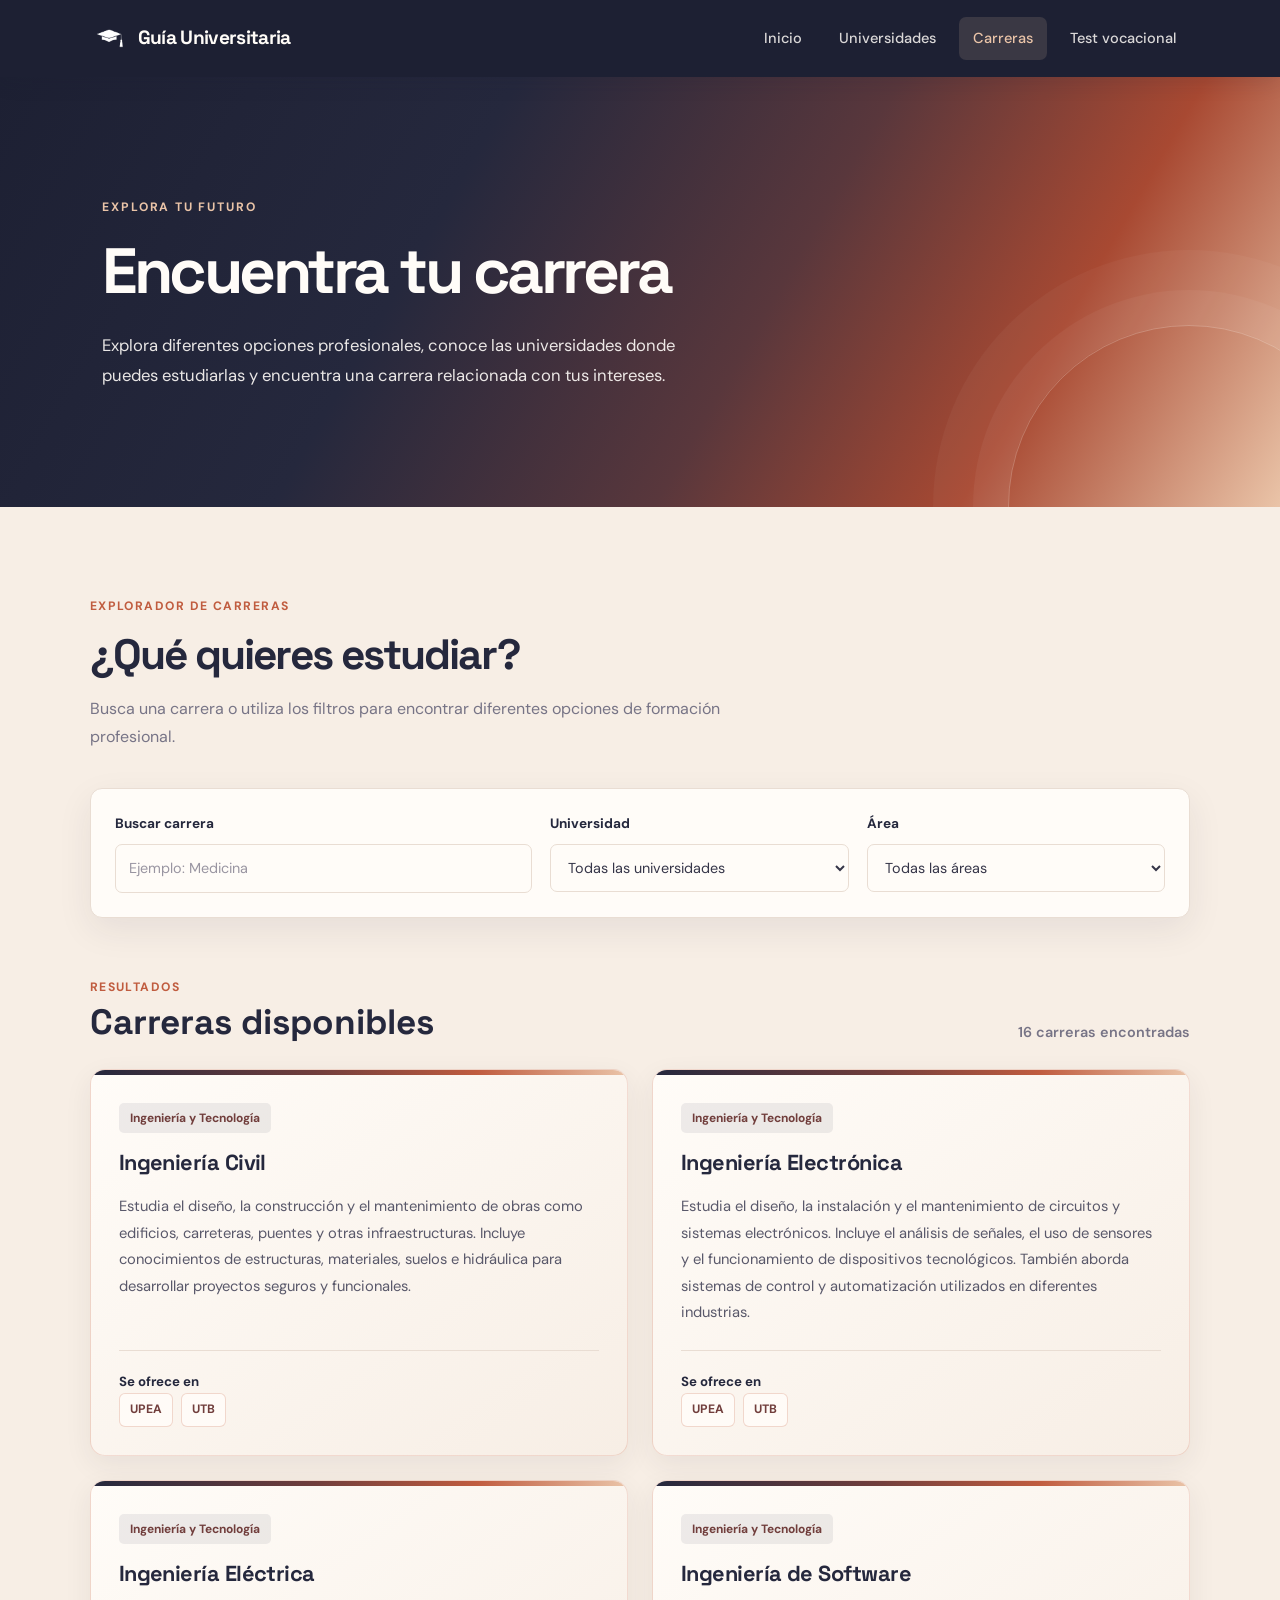
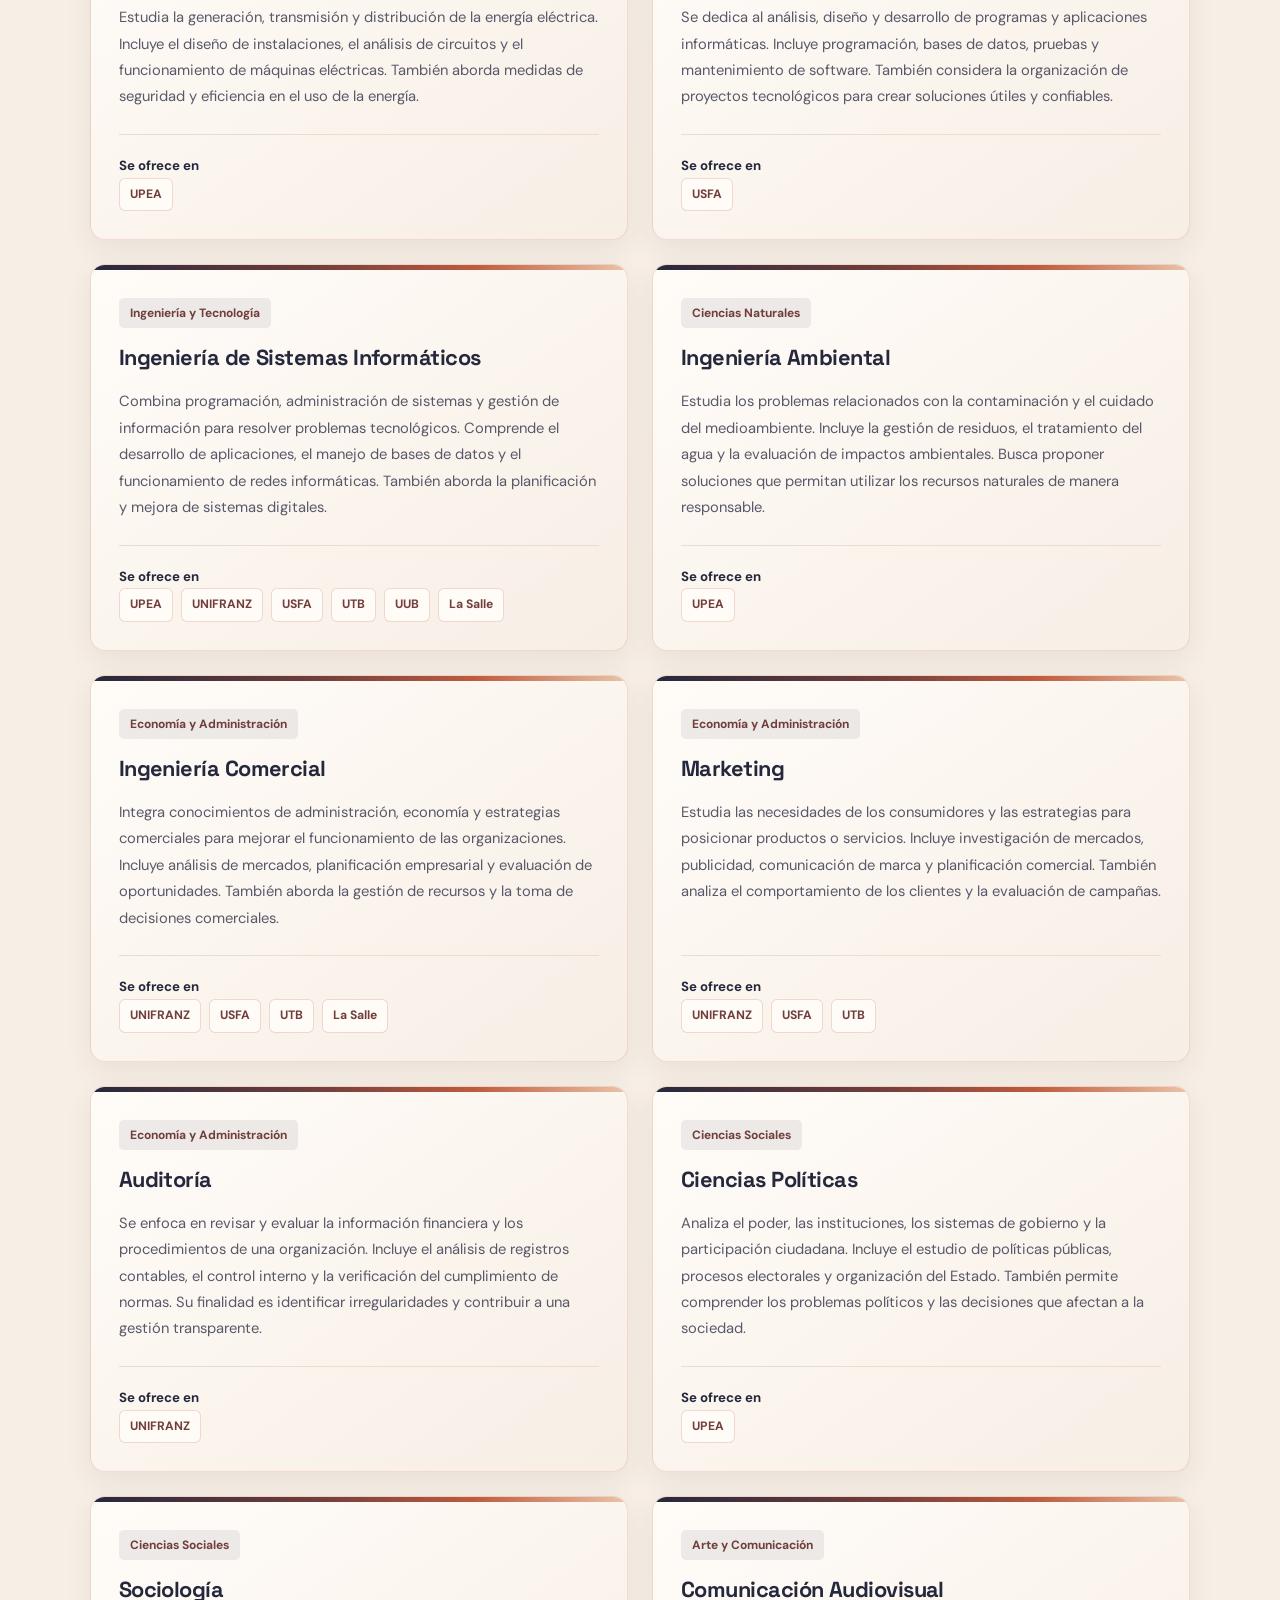
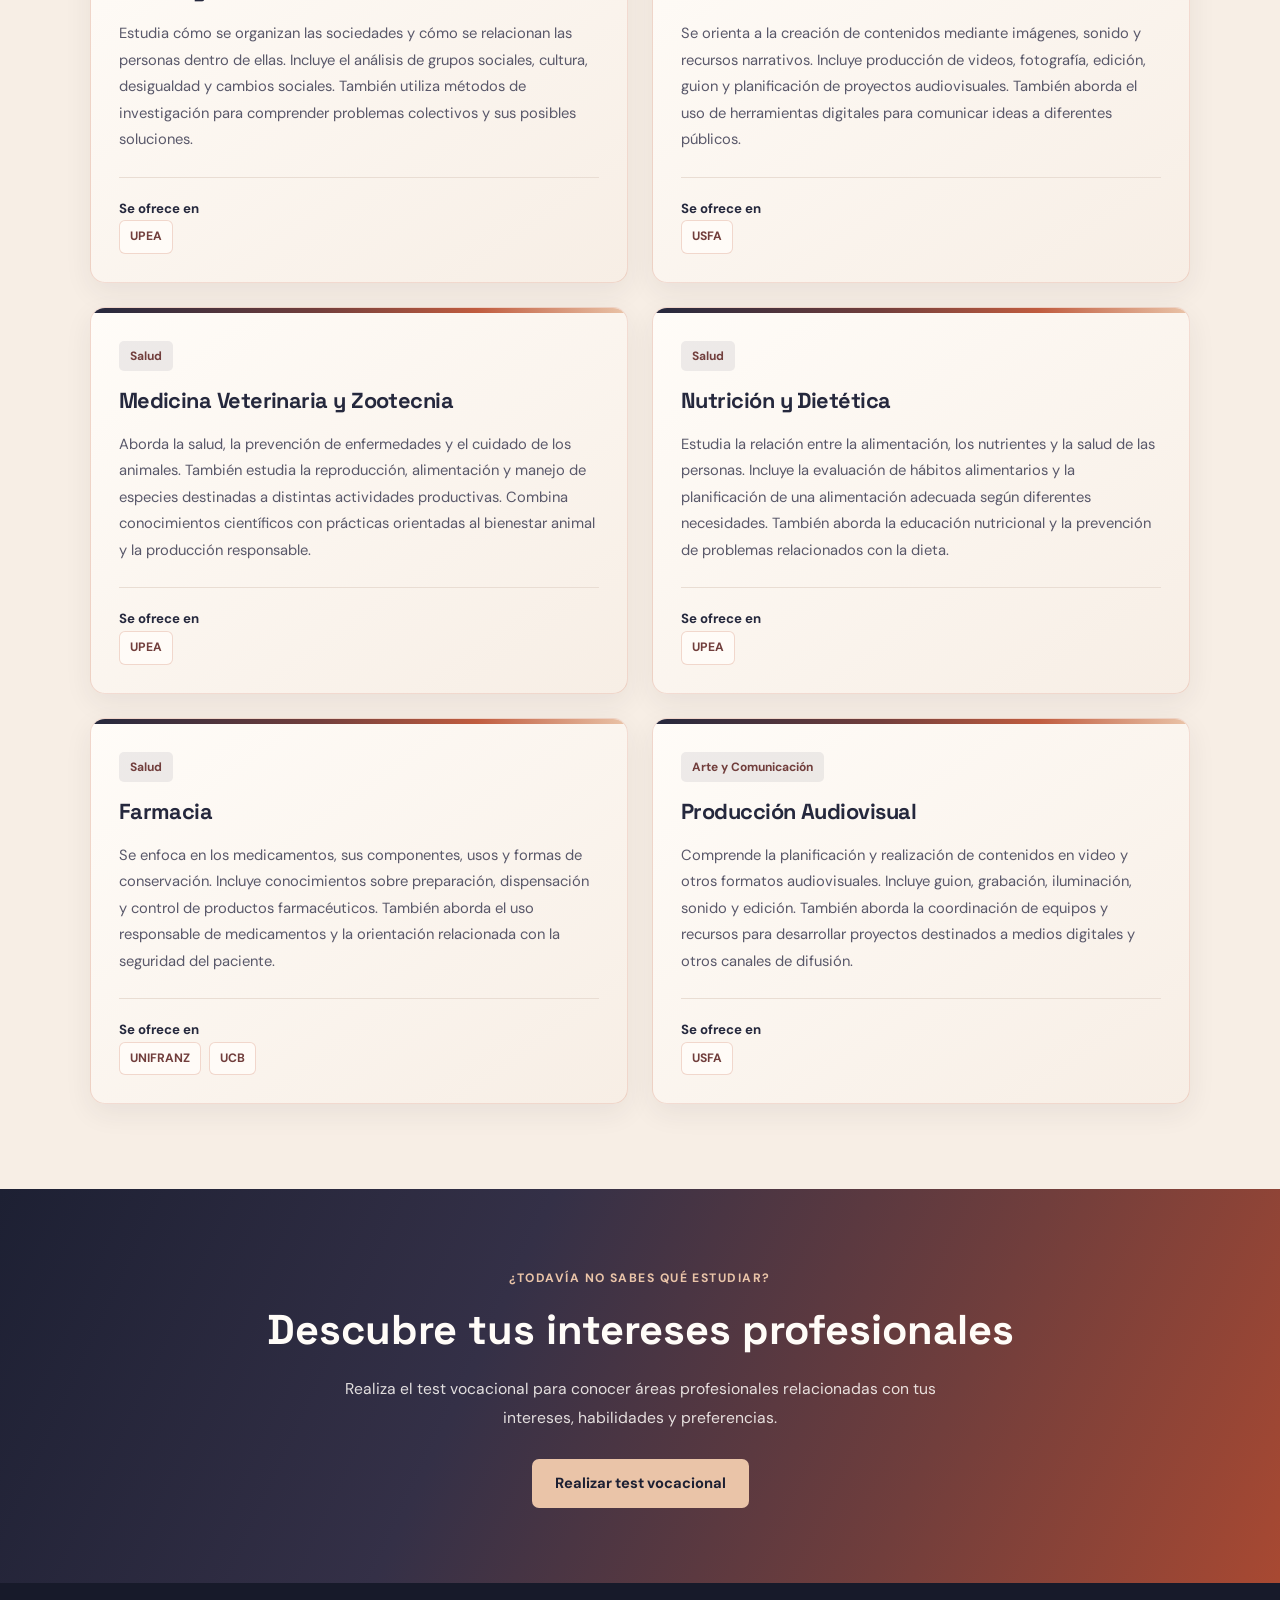
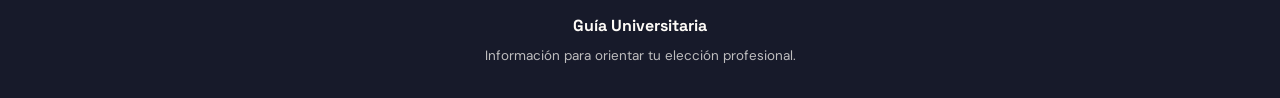
<file: sinfo/carreras.html>
<!DOCTYPE html>
<html lang="es">

<head>
    <meta charset="UTF-8">
    <meta name="viewport" content="width=device-width, initial-scale=1.0">

    <title>Explorar Carreras - Guía Universitaria</title>

    <link rel="stylesheet" href="./carreras.css">

    <link rel="preconnect" href="https://fonts.googleapis.com">
    <link rel="preconnect" href="https://fonts.gstatic.com" crossorigin>
    <link href="https://fonts.googleapis.com/css2?family=DM+Sans:wght@400;500;600;700;800&family=Space+Grotesk:wght@400;500;600;700&display=swap" rel="stylesheet">
</head>

<body>

    <!-- ENCABEZADO -->
    <header class="encabezado">

        <a href="index.html" class="logo">
            <img
                src="Graduation cap.png"
                alt="Logo de Guía Universitaria"
                class="imagen-gorrito"
            >
            <span>Guía Universitaria</span>
        </a>

        <input type="checkbox" id="menu-toggle">

        <label for="menu-toggle" class="boton-menu" aria-label="Abrir o cerrar menú">
            ☰
        </label>

        <nav class="menu">
            <a href="index.html">Inicio</a>
            <a href="universidades.html">Universidades</a>
            <a href="carreras.html" class="activo">Carreras</a>
            <a href="test.html">Test vocacional</a>
        </nav>

    </header>

    <!-- PORTADA -->
    <section class="hero-carreras">

        <div class="contenido-hero">

            <span class="etiqueta">EXPLORA TU FUTURO</span>

            <h1>Encuentra tu carrera</h1>

            <p>
                Explora diferentes opciones profesionales, conoce las universidades
                donde puedes estudiarlas y encuentra una carrera relacionada con
                tus intereses.
            </p>

        </div>

    </section>

    <!-- EXPLORADOR DE CARRERAS -->
    <section class="seccion-explorar" id="explorar">

        <div class="titulo-seccion">

            <span>EXPLORADOR DE CARRERAS</span>

            <h2>¿Qué quieres estudiar?</h2>

            <p>
                Busca una carrera o utiliza los filtros para encontrar diferentes
                opciones de formación profesional.
            </p>

        </div>

        <div class="filtros">

            <div class="buscador">
                <label for="buscador-carreras">Buscar carrera</label>

                <input
                    type="text"
                    id="buscador-carreras"
                    placeholder="Ejemplo: Medicina"
                    autocomplete="off"
                >
            </div>

            <div class="filtro">
                <label for="filtro-universidad">Universidad</label>

                <select id="filtro-universidad">
                    <option value="todas">Todas las universidades</option>
                    <option value="upea">UPEA</option>
                    <option value="unifranz">UNIFRANZ</option>
                    <option value="unitepc">UNITEPC</option>
                    <option value="uub">UUB</option>
                    <option value="ucb">UCB</option>
                    <option value="usfa">USFA</option>
                    <option value="utb">UTB</option>
                    <option value="lasalle">La Salle</option>
                </select>
            </div>

            <div class="filtro">
                <label for="filtro-area">Área</label>

                <select id="filtro-area">
                    <option value="todas">Todas las áreas</option>
                    <option value="ingenieria">Ingeniería y Tecnología</option>
                    <option value="salud">Salud</option>
                    <option value="economia">Economía y Administración</option>
                    <option value="sociales">Ciencias Sociales</option>
                    <option value="educacion">Educación</option>
                    <option value="arte">Arte y Comunicación</option>
                    <option value="naturales">Ciencias Naturales</option>
                </select>
            </div>

        </div>

    </section>

    <!-- RESULTADOS -->
    <section class="seccion-resultados">

        <div class="encabezado-resultados">

            <div>
                <span>RESULTADOS</span>
                <h2>Carreras disponibles</h2>
            </div>

            <p id="contador-carreras" aria-live="polite">
                Cargando carreras...
            </p>

        </div>

        <!-- Aquí JavaScript insertará las tarjetas -->
        <div
            class="contenedor-carreras"
            id="contenedor-carreras"
            aria-live="polite"
        ></div>

        <!-- Mensaje cuando no hay coincidencias -->
        <div
            class="sin-resultados"
            id="sin-resultados"
            style="display: none;"
        >
            <h3>No encontramos esa carrera</h3>

            <p>
                Prueba con otro nombre o cambia los filtros de búsqueda.
            </p>
        </div>

    </section>

    <!-- ORIENTACIÓN VOCACIONAL -->
    <section class="seccion-orientacion">

        <div class="contenido-orientacion">

            <span>¿TODAVÍA NO SABES QUÉ ESTUDIAR?</span>

            <h2>Descubre tus intereses profesionales</h2>

            <p>
                Realiza el test vocacional para conocer áreas profesionales
                relacionadas con tus intereses, habilidades y preferencias.
            </p>

            <a href="test.html">
                Realizar test vocacional
            </a>

        </div>

    </section>

    <!-- PIE DE PÁGINA -->
    <footer class="pie-pagina">

        <p>Guía Universitaria</p>

        <p>
            Información para orientar tu elección profesional.
        </p>

    </footer>

    <!-- Cargar el JavaScript al final de la página -->
    <script src="./carreras.js"></script>

</body>
</html>
</file>
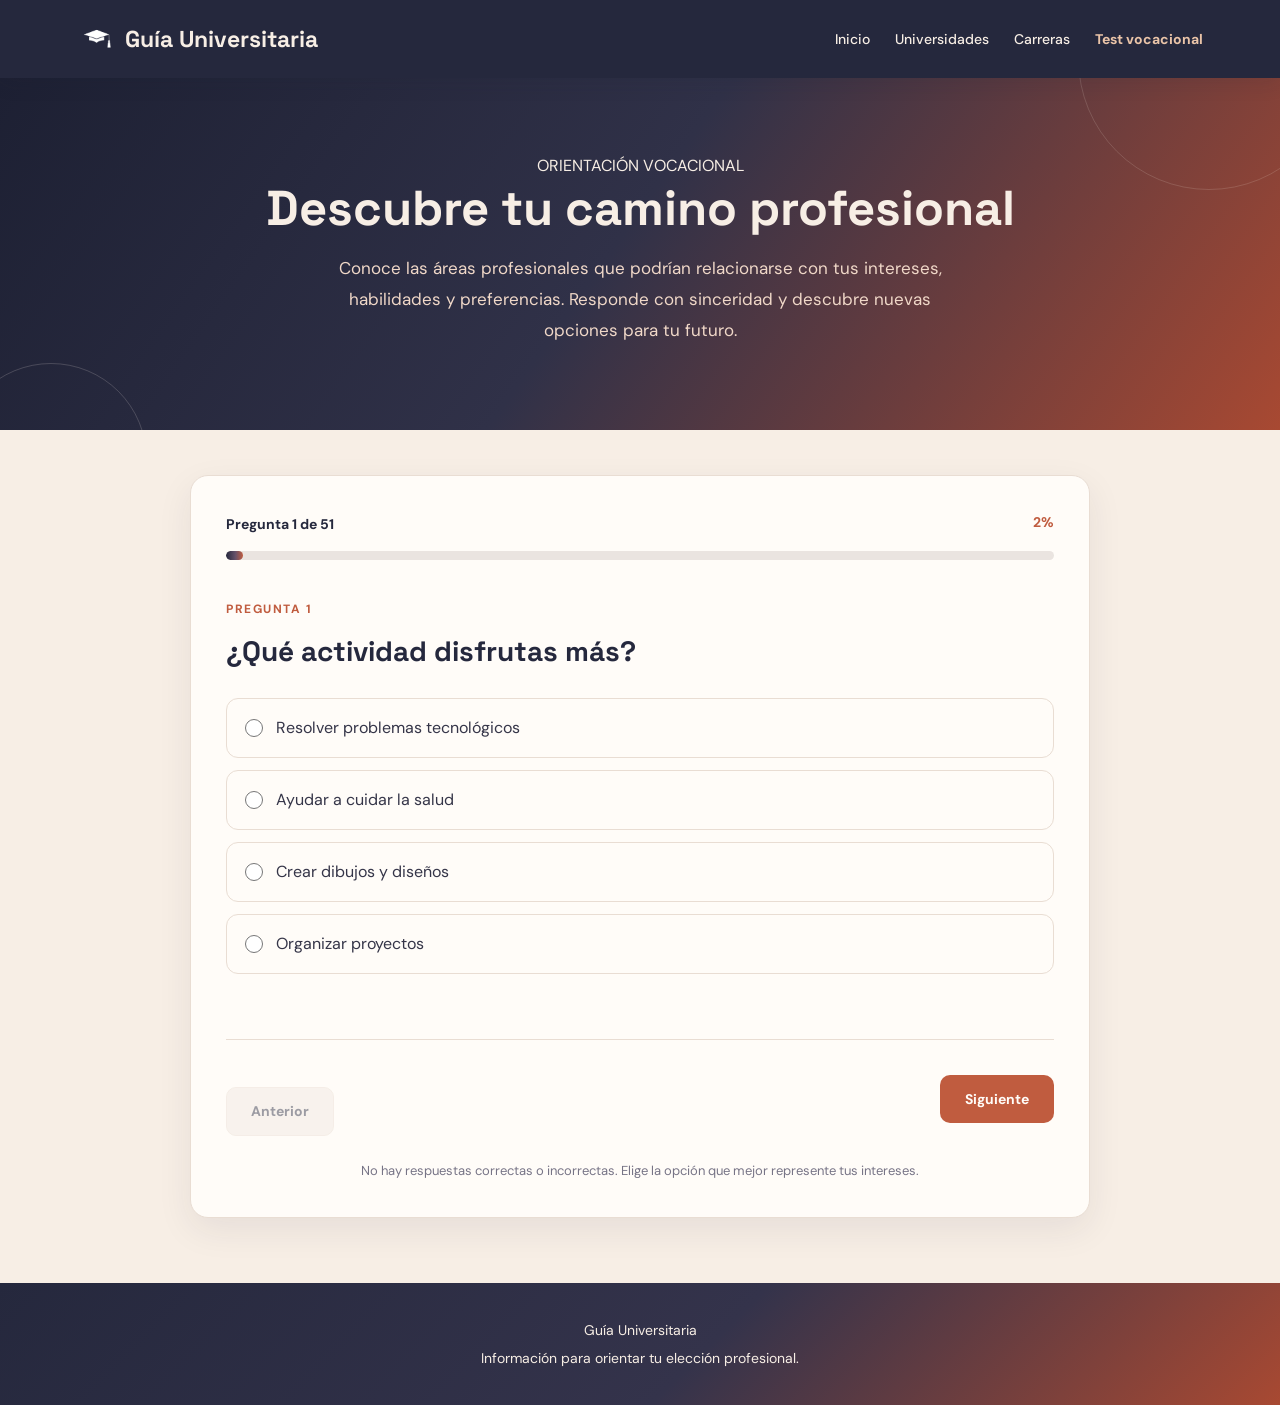
<file: sinfo/test.html>
<!DOCTYPE html>
<html lang="es">
<head>
    <meta charset="UTF-8">
    <meta name="viewport" content="width=device-width, initial-scale=1.0">
    <meta name="description" content="Test vocacional para explorar intereses y carreras profesionales.">
    <title>Test vocacional | Guía Universitaria</title>

    <link rel="preconnect" href="https://fonts.googleapis.com">
    <link rel="preconnect" href="https://fonts.gstatic.com" crossorigin>
    <link href="https://fonts.googleapis.com/css2?family=DM+Sans:wght@400;500;600;700&family=Space+Grotesk:wght@500;600;700&display=swap" rel="stylesheet">

    <link rel="stylesheet" href="test.css">
</head>

<body>

<header class="encabezado">

    <a href="index.html" class="logo">
        <img src="Graduation cap.png" alt="Logo de Guía Universitaria" class="imagen-gorrito">
        <span>Guía Universitaria</span>
    </a>

    <input type="checkbox" id="menu-toggle">
    <label for="menu-toggle" class="boton-menu" aria-label="Abrir menú">☰</label>

    <nav class="menu" aria-label="Navegación principal">
        <a href="index.html">Inicio</a>
        <a href="universidades.html">Universidades</a>
        <a href="carreras.html">Carreras</a>
        <a href="test.html" class="activo">Test vocacional</a>
    </nav>

</header>

<section class="portada">
    <span>ORIENTACIÓN VOCACIONAL</span>

    <h1>Descubre tu camino profesional</h1>

    <p>
        Conoce las áreas profesionales que podrían relacionarse con tus
        intereses, habilidades y preferencias. Responde con sinceridad
        y descubre nuevas opciones para tu futuro.
    </p>
</section>

<main class="contenedor">

    <section class="panel-test" id="panelTest">

        <div id="zonaPreguntas">

            <div class="progreso-superior">
                <span id="contadorPreguntas">Pregunta 1 de 50</span>
                <span id="porcentajeProgreso">0% completado</span>
            </div>

            <div
                class="barra-fondo"
                id="barraContenedor"
                role="progressbar"
                aria-label="Progreso del test vocacional"
                aria-valuemin="0"
                aria-valuemax="50"
                aria-valuenow="0">

                <div class="barra-progreso" id="barraProgreso"></div>
            </div>

            <form id="quizForm">

                <div class="pregunta" id="preguntaActual">
                    <span class="numero-pregunta" id="numeroPregunta">
                        PREGUNTA 01
                    </span>

                    <h2 id="textoPregunta">
                        Cargando pregunta...
                    </h2>

                    <div class="opciones" id="opcionesPregunta">
                        <!-- Las opciones se generan desde test.js -->
                    </div>
                </div>

                <p class="mensaje" id="mensajePregunta" aria-live="polite"></p>

                <div class="navegacion-preguntas">
                    <button type="button" id="botonAnterior" class="boton-secundario" disabled>
                        Anterior
                    </button>

                    <button type="button" id="botonSiguiente" class="boton-principal">
                        Siguiente
                    </button>
                </div>

            </form>

            <p class="nota-test">
                No hay respuestas correctas o incorrectas. Elige la opción
                que mejor represente tus intereses.
            </p>

        </div>

        <section id="resultado" class="resultado" hidden>

            <span class="etiqueta-resultado">TUS RESULTADOS</span>

            <h2>Estas son algunas opciones para explorar</h2>

            <p class="descripcion-resultado">
                Según tus respuestas, estas áreas y carreras podrían
                relacionarse con tus intereses. Utiliza el resultado como
                una orientación inicial para conocer más alternativas.
            </p>

            <div class="carrera-destacada">
                <span class="subtitulo-resultado">ÁREA CON MAYOR AFINIDAD</span>

                <h3 id="tituloCarrera"></h3>

                <p id="descripcionCarrera"></p>

                <div class="motivo-resultado">
                    <h4>¿Qué indican tus respuestas?</h4>
                    <p id="motivoCarrera"></p>
                </div>
            </div>

            <h3 class="titulo-relacionadas">Otras áreas relacionadas</h3>

            <div id="carrerasRelacionadas" class="carreras-relacionadas"></div>

            <h3 class="titulo-universidades">
                Universidades donde puedes explorar estas opciones
            </h3>

            <p class="texto-universidades">
                Consulta la información de las universidades disponibles
                en la guía y verifica qué carreras ofrece cada institución.
            </p>

            <div id="universidadesResultado" class="universidades-resultado"></div>

            <div class="acciones-resultado">
                <a href="universidades.html" class="boton-universidades">
                    Explorar universidades
                </a>

                <button type="button" id="botonRepetir" class="boton-secundario">
                    Repetir test
                </button>
            </div>

            <p class="aviso-resultado">
                Este test es una herramienta de orientación inicial.
                No constituye un diagnóstico psicológico ni determina
                de manera definitiva la carrera que debes estudiar.
            </p>

        </section>

    </section>

</main>

<footer>
    <p class="pie-titulo">Guía Universitaria</p>
    <p>Información para orientar tu elección profesional.</p>
</footer>

<script src="test.js"></script>

</body>
</html>
</file>
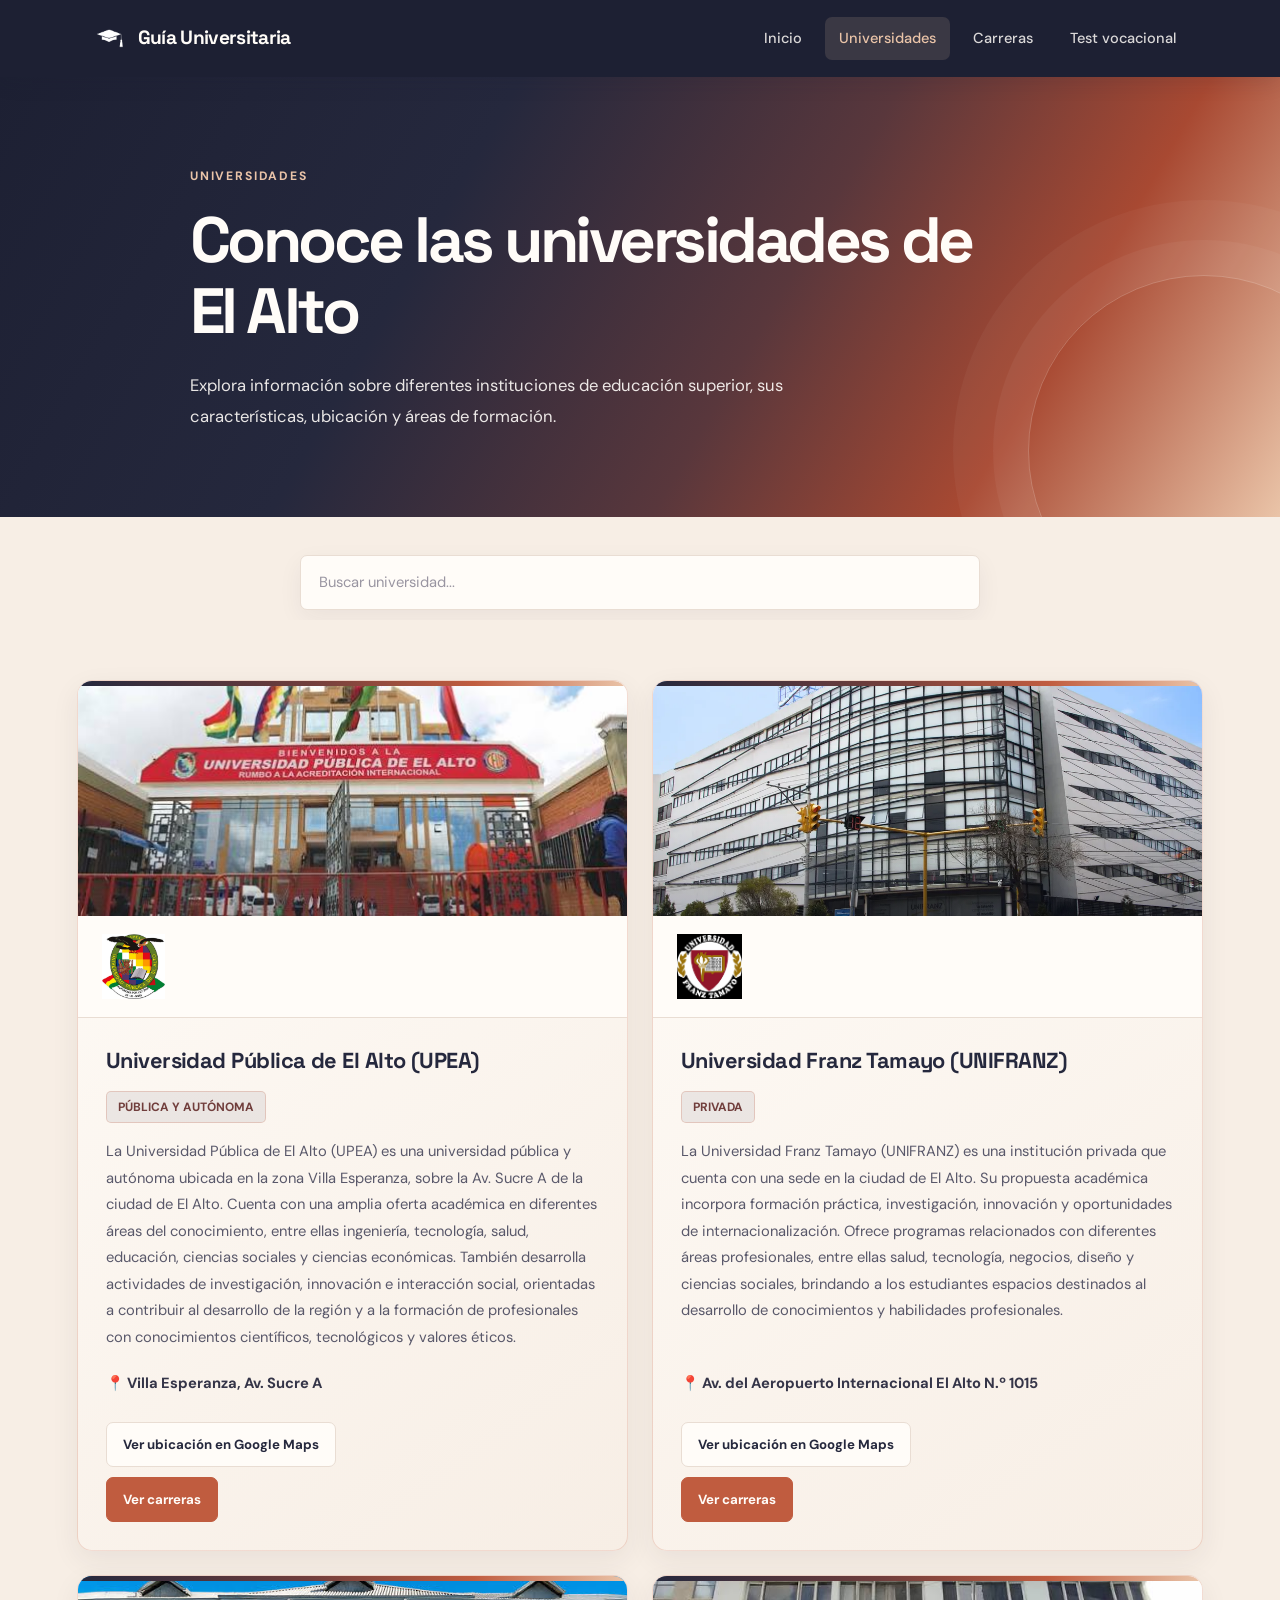
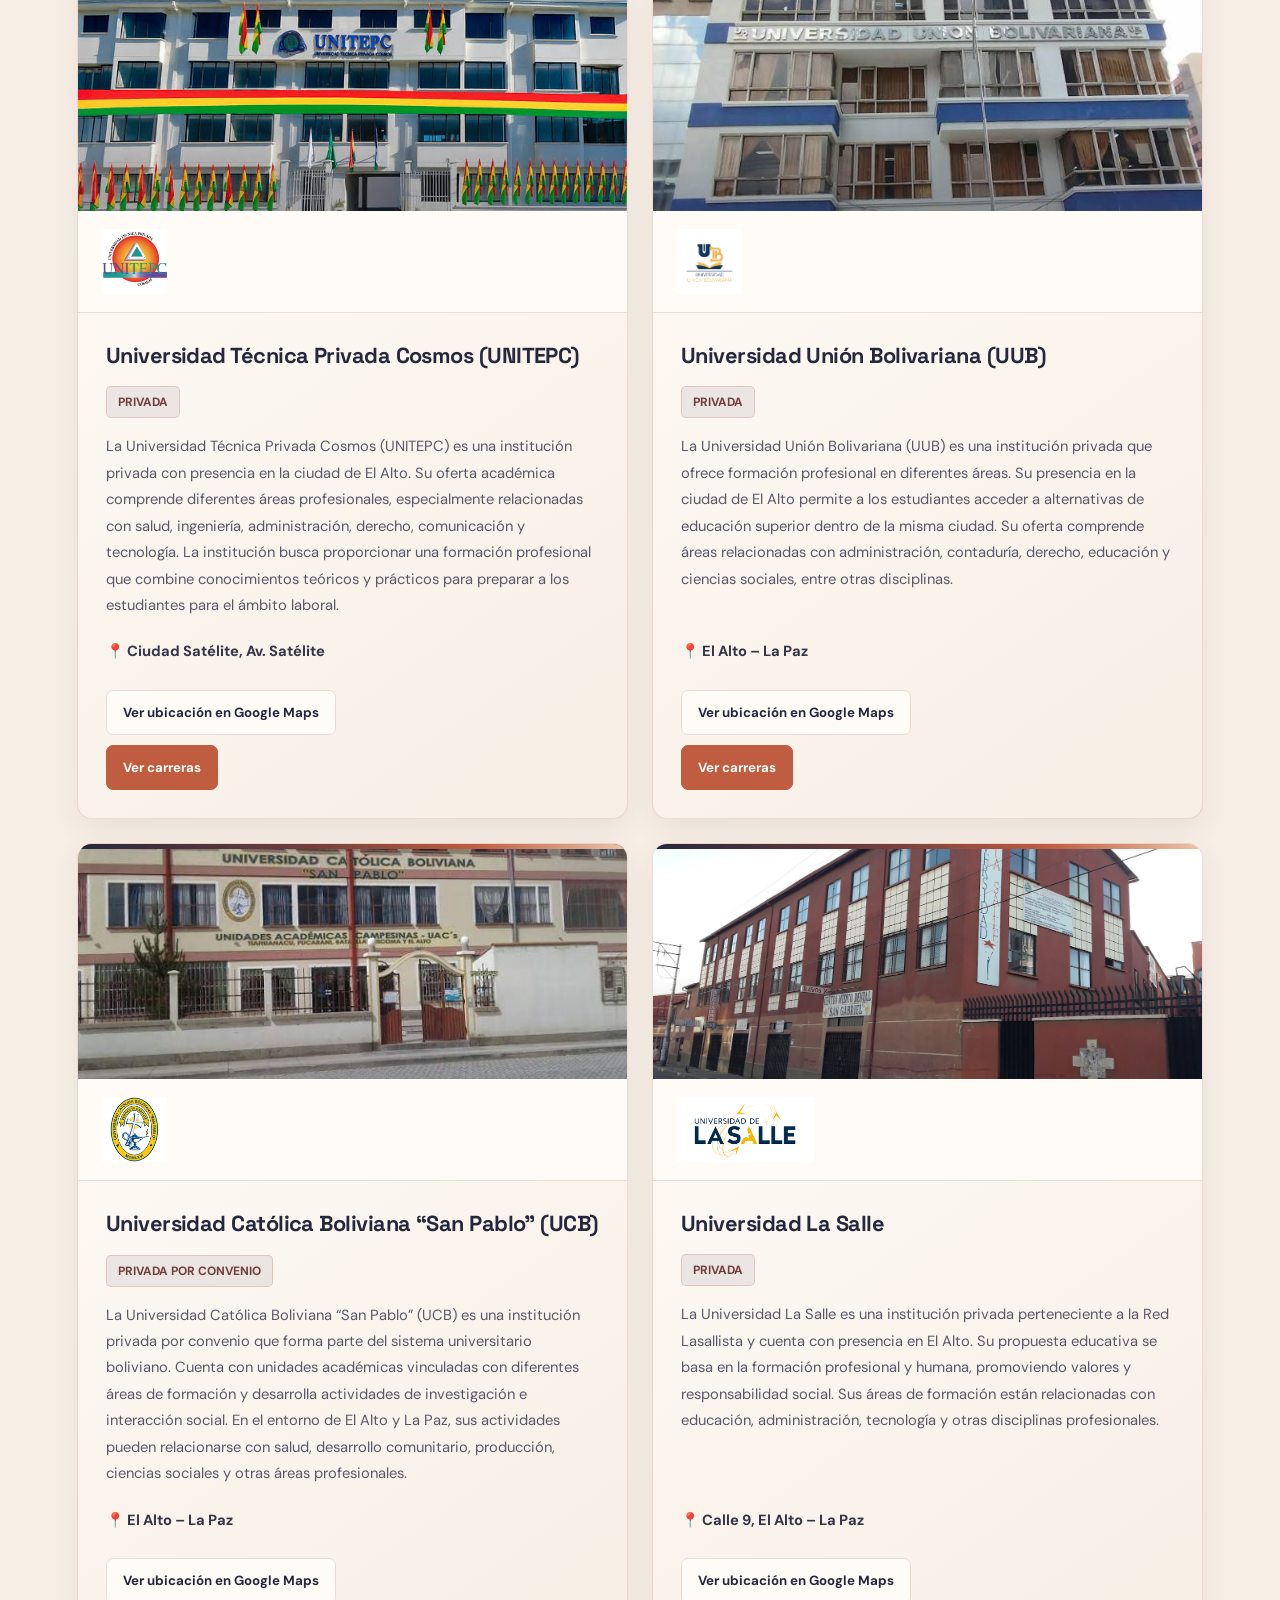
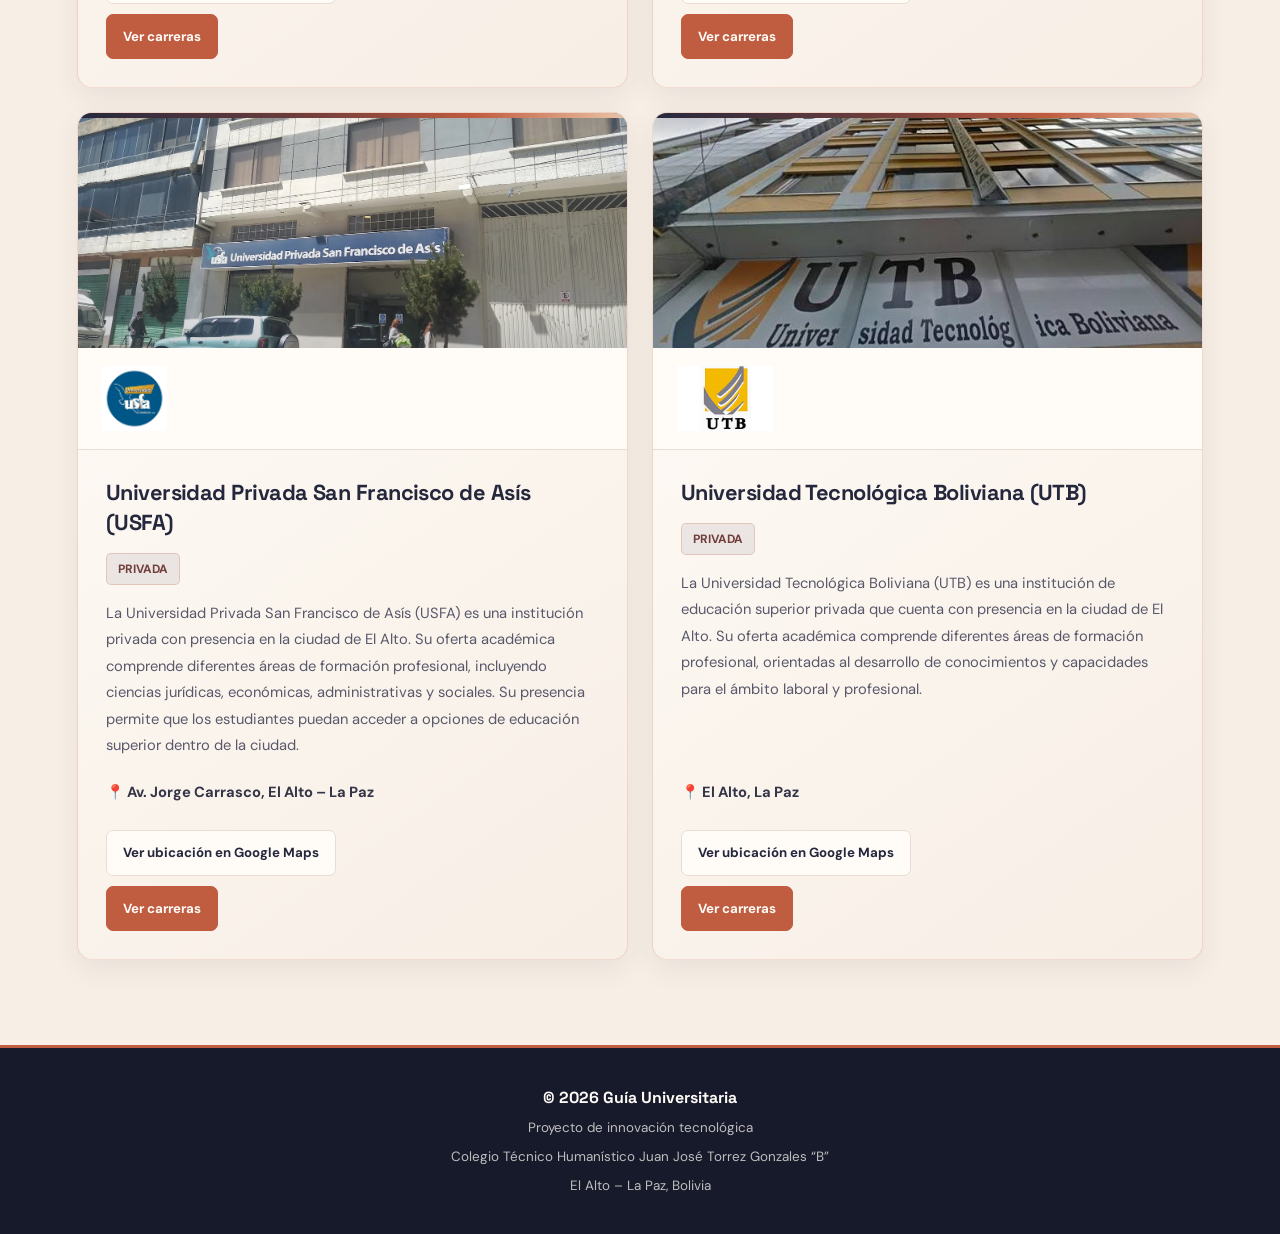
<file: sinfo/universidades.html>
<!DOCTYPE html>
<html lang="es">

<head>
    <meta charset="UTF-8">
    <meta name="viewport" content="width=device-width, initial-scale=1.0">

    <title>Universidades - Guía Universitaria</title>

    <link rel="stylesheet" href="universidades.css">

    <link rel="preconnect" href="https://fonts.googleapis.com">
    <link rel="preconnect" href="https://fonts.gstatic.com" crossorigin>
    <link href="https://fonts.googleapis.com/css2?family=DM+Sans:wght@400;500;600;700;800&family=Space+Grotesk:wght@400;500;600;700&display=swap" rel="stylesheet">
</head>

<body>

    <!-- ENCABEZADO Y MENÚ -->
    <header class="encabezado">

        <div class="logo">
            <a href="index.html" class="logo">
                <img src="Graduation cap.png" alt="Logo de Guía Universitaria" class="imagen-gorrito">
                <span>Guía Universitaria</span>
            </a>
        </div>

        <input type="checkbox" id="menu-toggle">
        <label for="menu-toggle" class="boton-menu" aria-label="Abrir o cerrar menú">☰</label>

        <nav class="menu">
            <a href="index.html">Inicio</a>
            <a href="universidades.html" class="activo">Universidades</a>
            <a href="carreras.html">Carreras</a>
            <a href="test.html">Test vocacional</a>
        </nav>

    </header>

    <main>

        <!-- PRESENTACIÓN -->
        <section class="encabezado-universidades">
            <div class="contenido-universidades">
                <p class="etiqueta">UNIVERSIDADES</p>

                <h1>Conoce las universidades de El Alto</h1>

                <p class="descripcion">
                    Explora información sobre diferentes instituciones
                    de educación superior, sus características,
                    ubicación y áreas de formación.
                </p>
            </div>
        </section>

        <!-- BUSCADOR -->
        <section class="seccion-buscador">
            <input
                type="text"
                id="buscador"
                placeholder="Buscar universidad..."
                aria-label="Buscar universidad por nombre"
                autocomplete="off"
            >
        </section>

        <!-- LISTA DE UNIVERSIDADES -->
        <section class="seccion-universidades">

            <div id="listaUniversidades" class="contenedor-universidades">

                <!-- UPEA -->
                <article class="universidad-card" data-nombre="Universidad Pública de El Alto UPEA">

                    <div class="imagen-edificio">
                        <img src="imagenes/edfUpea.jpg" alt="Edificio de la Universidad Pública de El Alto">
                    </div>

                    <div class="logo-universidad">
                        <img src="imagenes/upea.jpg" alt="Logo de la Universidad Pública de El Alto">
                    </div>

                    <div class="informacion-universidad">
                        <h2>Universidad Pública de El Alto (UPEA)</h2>
                        <span class="tipo">Pública y autónoma</span>

                        <p>
                            La Universidad Pública de El Alto (UPEA) es una
                            universidad pública y autónoma ubicada en la zona
                            Villa Esperanza, sobre la Av. Sucre A de la ciudad
                            de El Alto. Cuenta con una amplia oferta académica
                            en diferentes áreas del conocimiento, entre ellas
                            ingeniería, tecnología, salud, educación, ciencias
                            sociales y ciencias económicas. También desarrolla
                            actividades de investigación, innovación e
                            interacción social, orientadas a contribuir al
                            desarrollo de la región y a la formación de
                            profesionales con conocimientos científicos,
                            tecnológicos y valores éticos.
                        </p>

                        <p class="direccion">📍 Villa Esperanza, Av. Sucre A</p>

                        <a href="https://www.google.com/maps/search/?api=1&query=Universidad+Pública+de+El+Alto"
                           target="_blank" rel="noopener noreferrer"
                           class="boton-ubicacion">
                            Ver ubicación en Google Maps
                        </a>

                        <a href="carreras/upea.html" class="boton-carreras">
                            Ver carreras
                        </a>
                    </div>
                </article>

                <!-- UNIFRANZ -->
                <article class="universidad-card" data-nombre="Universidad Franz Tamayo UNIFRANZ">

                    <div class="imagen-edificio">
                        <img src="imagenes/edfunifranz.png" alt="Edificio de la Universidad Franz Tamayo">
                    </div>

                    <div class="logo-universidad">
                        <img src="imagenes/unifranz.jpeg" alt="Logo de la Universidad Franz Tamayo">
                    </div>

                    <div class="informacion-universidad">
                        <h2>Universidad Franz Tamayo (UNIFRANZ)</h2>
                        <span class="tipo">Privada</span>

                        <p>
                            La Universidad Franz Tamayo (UNIFRANZ) es una
                            institución privada que cuenta con una sede en la
                            ciudad de El Alto. Su propuesta académica incorpora
                            formación práctica, investigación, innovación y
                            oportunidades de internacionalización. Ofrece
                            programas relacionados con diferentes áreas
                            profesionales, entre ellas salud, tecnología,
                            negocios, diseño y ciencias sociales, brindando a
                            los estudiantes espacios destinados al desarrollo
                            de conocimientos y habilidades profesionales.
                        </p>

                        <p class="direccion">📍 Av. del Aeropuerto Internacional El Alto N.º 1015</p>

                        <a href="https://www.google.com/maps/search/?api=1&query=Universidad+Franz+Tamayo+El+Alto"
                           target="_blank" rel="noopener noreferrer"
                           class="boton-ubicacion">
                            Ver ubicación en Google Maps
                        </a>

                        <a href="carreras/unifranz.html" class="boton-carreras">
                            Ver carreras
                        </a>
                    </div>
                </article>

                <!-- UNITEPC -->
                <article class="universidad-card" data-nombre="Universidad Técnica Privada Cosmos UNITEPC">

                    <div class="imagen-edificio">
                        <img src="imagenes/edfUnitepc.png" alt="Edificio de la Universidad Técnica Privada Cosmos">
                    </div>

                    <div class="logo-universidad">
                        <img src="imagenes/unitepc.jpg" alt="Logo de UNITEPC">
                    </div>

                    <div class="informacion-universidad">
                        <h2>Universidad Técnica Privada Cosmos (UNITEPC)</h2>
                        <span class="tipo">Privada</span>

                        <p>
                            La Universidad Técnica Privada Cosmos (UNITEPC)
                            es una institución privada con presencia en la
                            ciudad de El Alto. Su oferta académica comprende
                            diferentes áreas profesionales, especialmente
                            relacionadas con salud, ingeniería, administración,
                            derecho, comunicación y tecnología. La institución
                            busca proporcionar una formación profesional que
                            combine conocimientos teóricos y prácticos para
                            preparar a los estudiantes para el ámbito laboral.
                        </p>

                        <p class="direccion">📍 Ciudad Satélite, Av. Satélite</p>

                        <a href="https://www.google.com/maps/search/?api=1&query=Universidad+Técnica+Privada+Cosmos+El+Alto"
                           target="_blank" rel="noopener noreferrer"
                           class="boton-ubicacion">
                            Ver ubicación en Google Maps
                        </a>

                        <a href="carreras/unitepc.html" class="boton-carreras">
                            Ver carreras
                        </a>
                    </div>
                </article>

                <!-- UUB -->
                <article class="universidad-card" data-nombre="Universidad Unión Bolivariana UUB">

                    <div class="imagen-edificio">
                        <img src="imagenes/edfUUB.png" alt="Edificio de la Universidad Unión Bolivariana">
                    </div>

                    <div class="logo-universidad">
                        <img src="imagenes/uub.png" alt="Logo de la Universidad Unión Bolivariana">
                    </div>

                    <div class="informacion-universidad">
                        <h2>Universidad Unión Bolivariana (UUB)</h2>
                        <span class="tipo">Privada</span>

                        <p>
                            La Universidad Unión Bolivariana (UUB) es una
                            institución privada que ofrece formación
                            profesional en diferentes áreas. Su presencia
                            en la ciudad de El Alto permite a los estudiantes
                            acceder a alternativas de educación superior
                            dentro de la misma ciudad. Su oferta comprende
                            áreas relacionadas con administración, contaduría,
                            derecho, educación y ciencias sociales, entre
                            otras disciplinas.
                        </p>

                        <p class="direccion">📍 El Alto – La Paz</p>

                        <a href="https://www.google.com/maps/search/?api=1&query=Universidad+Unión+Bolivariana+El+Alto"
                           target="_blank" rel="noopener noreferrer"
                           class="boton-ubicacion">
                            Ver ubicación en Google Maps
                        </a>

                        <a href="carreras/uub.html" class="boton-carreras">
                            Ver carreras
                        </a>
                    </div>
                </article>

                <!-- UCB -->
                <article class="universidad-card" data-nombre="Universidad Católica Boliviana San Pablo UCB">

                    <div class="imagen-edificio">
                        <img src="imagenes/catolicaedf.png" alt="Edificio de la Universidad Católica Boliviana">
                    </div>

                    <div class="logo-universidad">
                        <img src="imagenes/ucb.png" alt="Logo de la Universidad Católica Boliviana">
                    </div>

                    <div class="informacion-universidad">
                        <h2>Universidad Católica Boliviana “San Pablo” (UCB)</h2>
                        <span class="tipo">Privada por convenio</span>

                        <p>
                            La Universidad Católica Boliviana “San Pablo” (UCB)
                            es una institución privada por convenio que forma
                            parte del sistema universitario boliviano. Cuenta
                            con unidades académicas vinculadas con diferentes
                            áreas de formación y desarrolla actividades de
                            investigación e interacción social. En el entorno
                            de El Alto y La Paz, sus actividades pueden
                            relacionarse con salud, desarrollo comunitario,
                            producción, ciencias sociales y otras áreas
                            profesionales.
                        </p>

                        <p class="direccion">📍 El Alto – La Paz</p>

                        <a href="https://www.google.com/maps/search/?api=1&query=Universidad+Católica+Boliviana+San+Pablo+El+Alto"
                           target="_blank" rel="noopener noreferrer"
                           class="boton-ubicacion">
                            Ver ubicación en Google Maps
                        </a>

                        <a href="carreras/catolica.html" class="boton-carreras">
                            Ver carreras
                        </a>
                    </div>
                </article>

                <!-- LA SALLE -->
                <article class="universidad-card" data-nombre="Universidad La Salle">

                    <div class="imagen-edificio">
                        <img src="imagenes/lasalle.png" alt="Edificio de la Universidad La Salle">
                    </div>

                    <div class="logo-universidad">
                        <img src="imagenes/la salle.png" alt="Logo de la Universidad La Salle">
                    </div>

                    <div class="informacion-universidad">
                        <h2>Universidad La Salle</h2>
                        <span class="tipo">Privada</span>

                        <p>
                            La Universidad La Salle es una institución privada
                            perteneciente a la Red Lasallista y cuenta con
                            presencia en El Alto. Su propuesta educativa se
                            basa en la formación profesional y humana,
                            promoviendo valores y responsabilidad social.
                            Sus áreas de formación están relacionadas con
                            educación, administración, tecnología y otras
                            disciplinas profesionales.
                        </p>

                        <p class="direccion">📍 Calle 9, El Alto – La Paz</p>

                        <a href="https://www.google.com/maps/search/?api=1&query=Universidad+La+Salle+El+Alto"
                           target="_blank" rel="noopener noreferrer"
                           class="boton-ubicacion">
                            Ver ubicación en Google Maps
                        </a>

                        <a href="carreras/lasalle.html" class="boton-carreras">
                            Ver carreras
                        </a>
                    </div>
                </article>

                <!-- USFA -->
                <article class="universidad-card" data-nombre="Universidad Privada San Francisco de Asís USFA">

                    <div class="imagen-edificio">
                        <img src="imagenes/usfaedf.png" alt="Edificio de la Universidad Privada San Francisco de Asís">
                    </div>

                    <div class="logo-universidad">
                        <img src="imagenes/usfa.jpg" alt="Logo de la Universidad Privada San Francisco de Asís">
                    </div>

                    <div class="informacion-universidad">
                        <h2>Universidad Privada San Francisco de Asís (USFA)</h2>
                        <span class="tipo">Privada</span>

                        <p>
                            La Universidad Privada San Francisco de Asís
                            (USFA) es una institución privada con presencia
                            en la ciudad de El Alto. Su oferta académica
                            comprende diferentes áreas de formación
                            profesional, incluyendo ciencias jurídicas,
                            económicas, administrativas y sociales. Su
                            presencia permite que los estudiantes puedan
                            acceder a opciones de educación superior dentro
                            de la ciudad.
                        </p>

                        <p class="direccion">📍 Av. Jorge Carrasco, El Alto – La Paz</p>

                        <a href="https://www.google.com/maps/search/?api=1&query=Universidad+Privada+San+Francisco+de+Asís+El+Alto"
                           target="_blank" rel="noopener noreferrer"
                           class="boton-ubicacion">
                            Ver ubicación en Google Maps
                        </a>

                        <a href="carreras/usfa.html" class="boton-carreras">
                            Ver carreras
                        </a>
                    </div>
                </article>

                <!-- UTB -->
                <article class="universidad-card" data-nombre="Universidad Tecnológica Boliviana UTB">

                    <div class="imagen-edificio">
                        <img src="imagenes/utbedf.jpg" alt="Edificio de la Universidad Tecnológica Boliviana">
                    </div>

                    <div class="logo-universidad">
                        <img src="imagenes/logoutb.jpg" alt="Logo de la Universidad Tecnológica Boliviana">
                    </div>

                    <div class="informacion-universidad">
                        <h2>Universidad Tecnológica Boliviana (UTB)</h2>
                        <span class="tipo">Privada</span>

                        <p>
                            La Universidad Tecnológica Boliviana (UTB) es una
                            institución de educación superior privada que
                            cuenta con presencia en la ciudad de El Alto.
                            Su oferta académica comprende diferentes áreas
                            de formación profesional, orientadas al desarrollo
                            de conocimientos y capacidades para el ámbito
                            laboral y profesional.
                        </p>

                        <p class="direccion">📍 El Alto, La Paz</p>

                        <a href="https://www.google.com/maps/search/?api=1&query=Universidad+Tecnológica+Boliviana+El+Alto"
                           target="_blank" rel="noopener noreferrer"
                           class="boton-ubicacion">
                            Ver ubicación en Google Maps
                        </a>

                        <a href="carreras/utb.html" class="boton-carreras">
                            Ver carreras
                        </a>
                    </div>
                </article>

            </div>

            <p id="sin-resultados" role="status" hidden>
                No se encontraron universidades.
            </p>

        </section>

    </main>

    <!-- PIE DE PÁGINA -->
    <footer>
        <p>© 2026 Guía Universitaria</p>
        <p>Proyecto de innovación tecnológica</p>
        <p>Colegio Técnico Humanístico Juan José Torrez Gonzales “B”</p>
        <p>El Alto – La Paz, Bolivia</p>
    </footer>

    <!-- FUNCIONALIDAD DEL BUSCADOR -->
    <script src="universidades.js"></script>

</body>
</html>
</file>
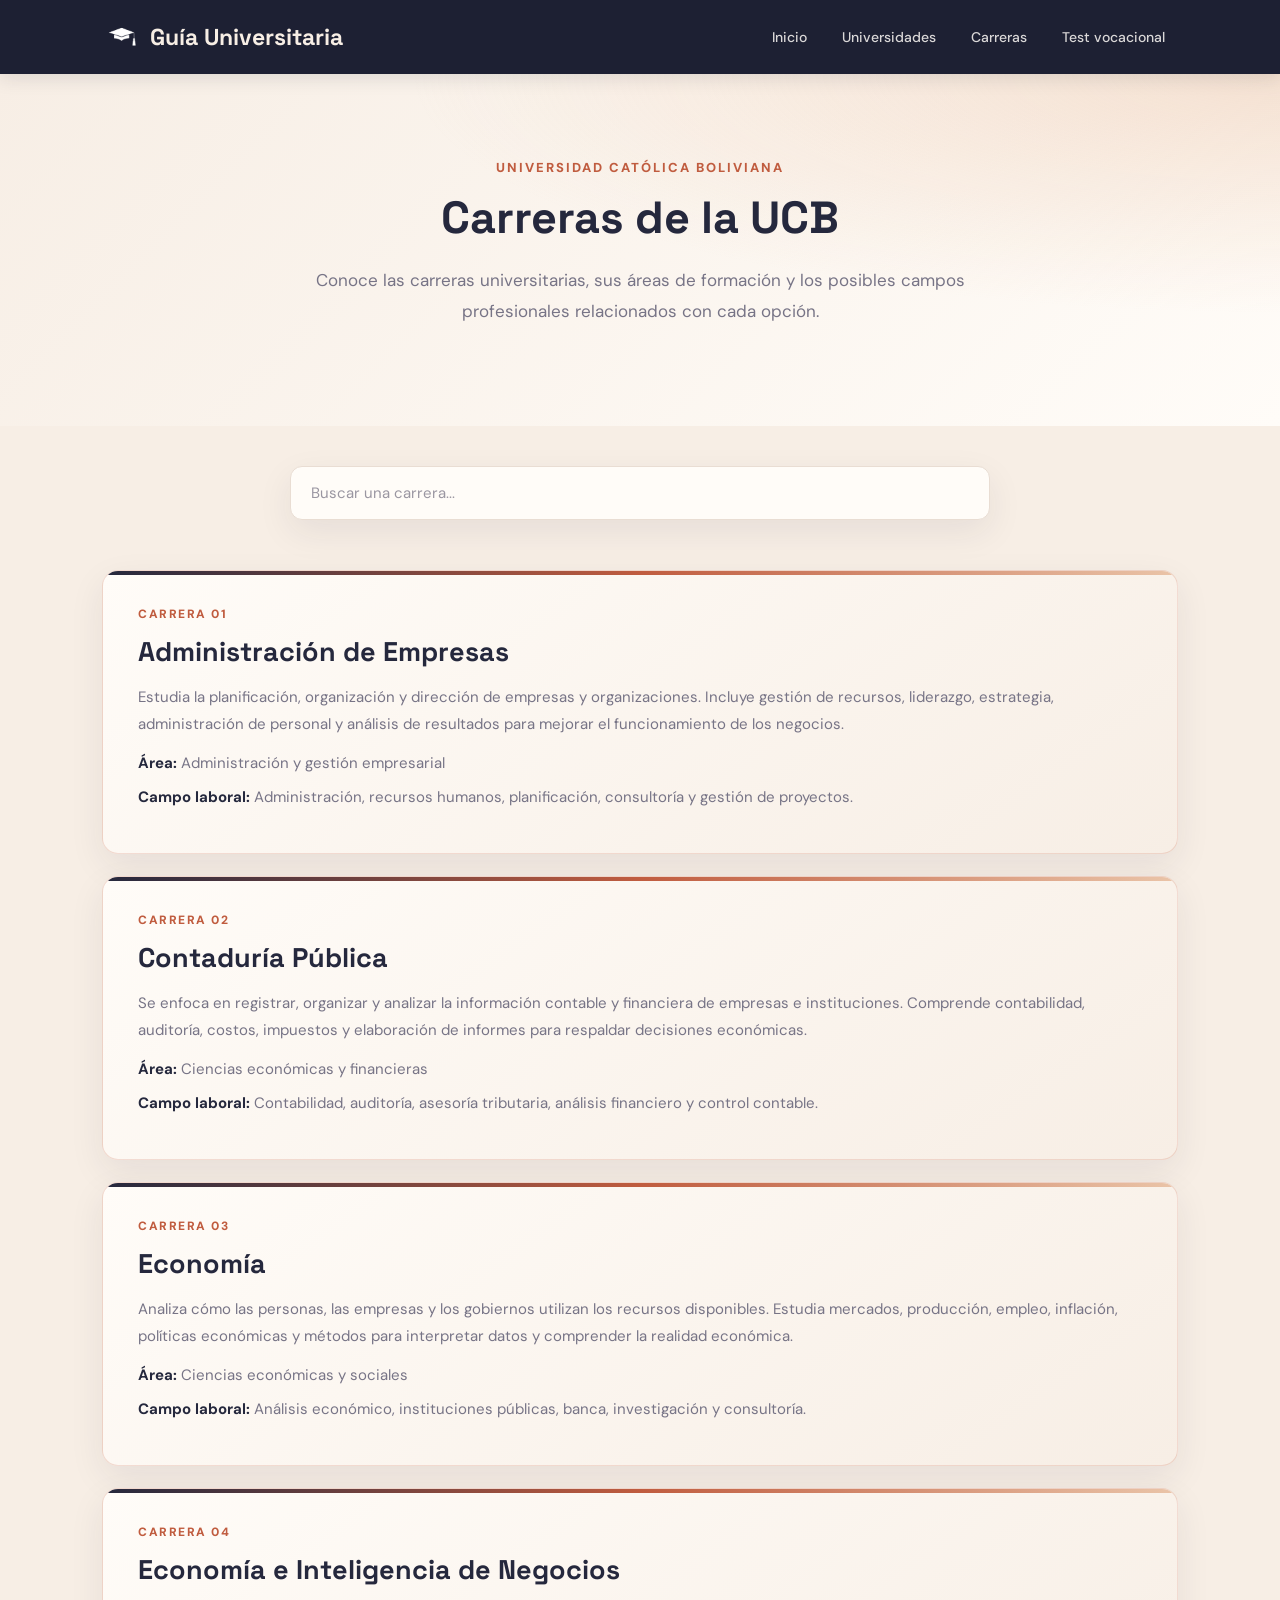
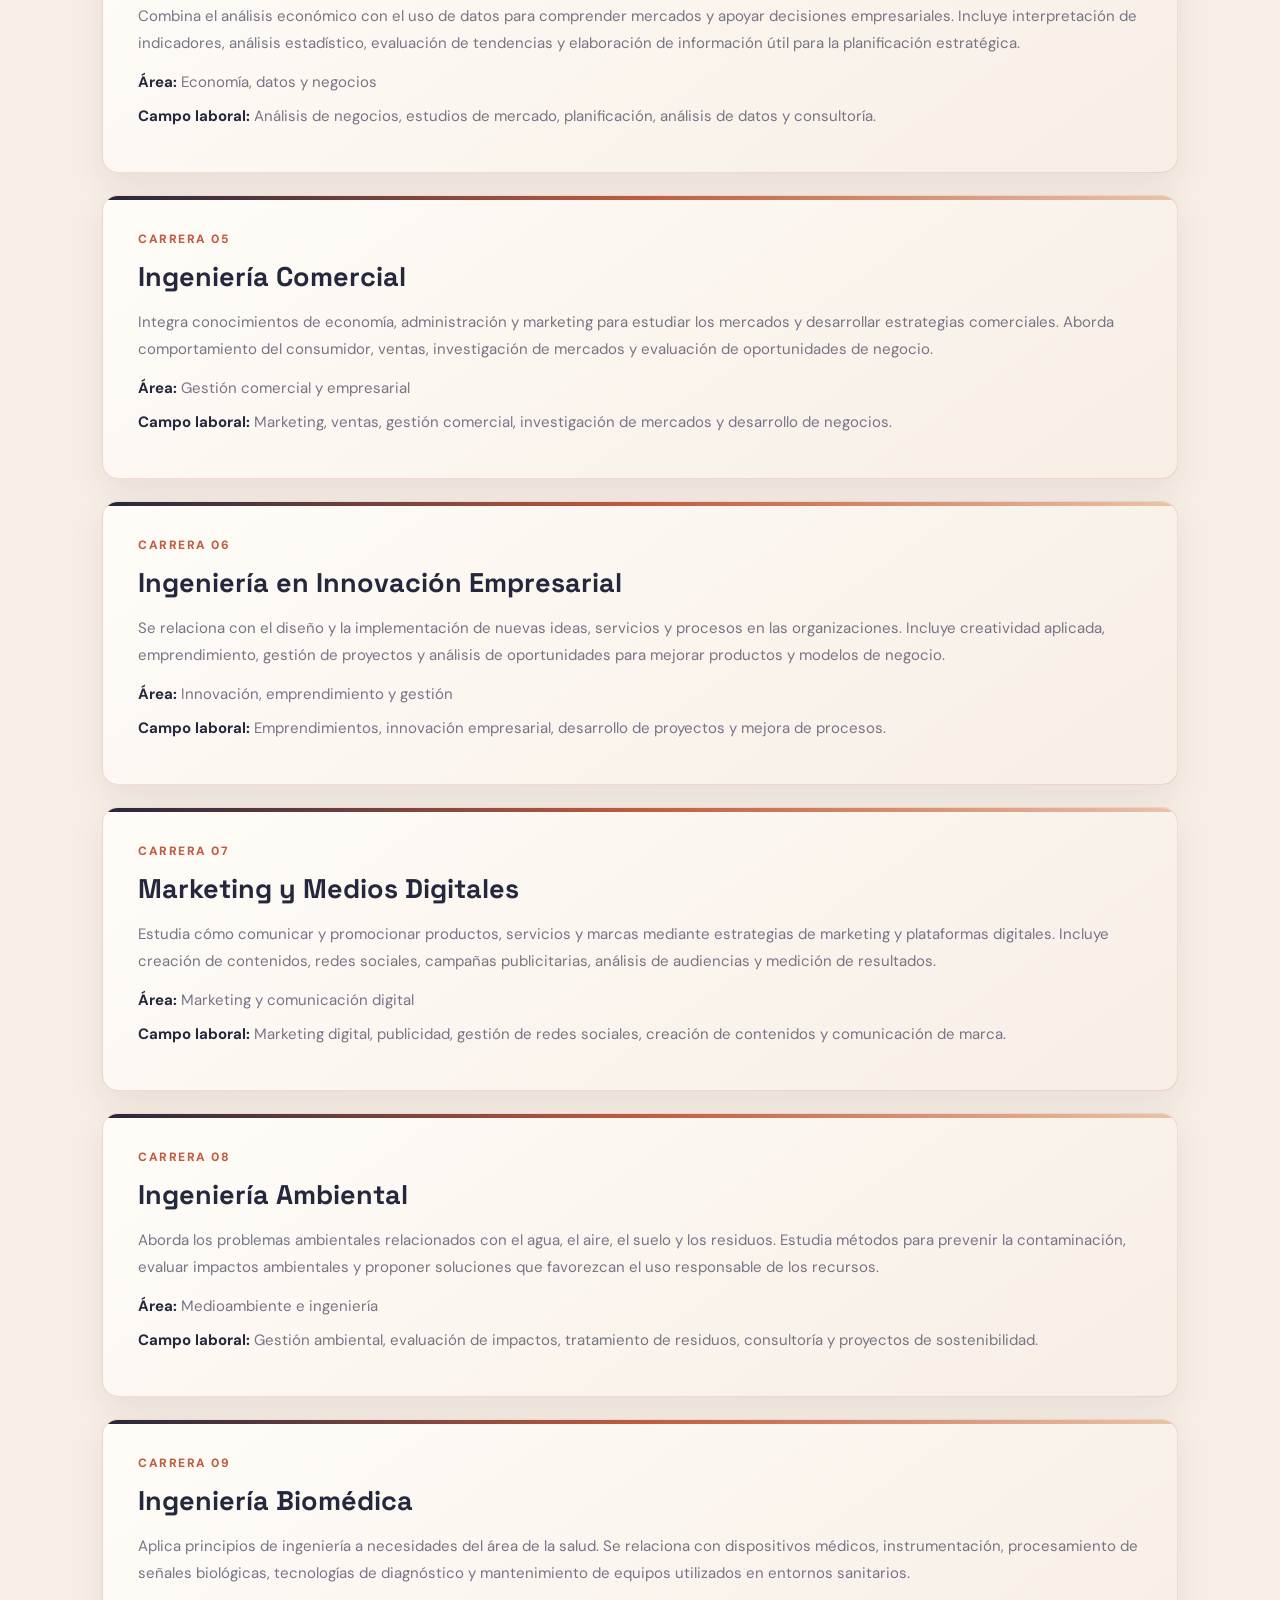
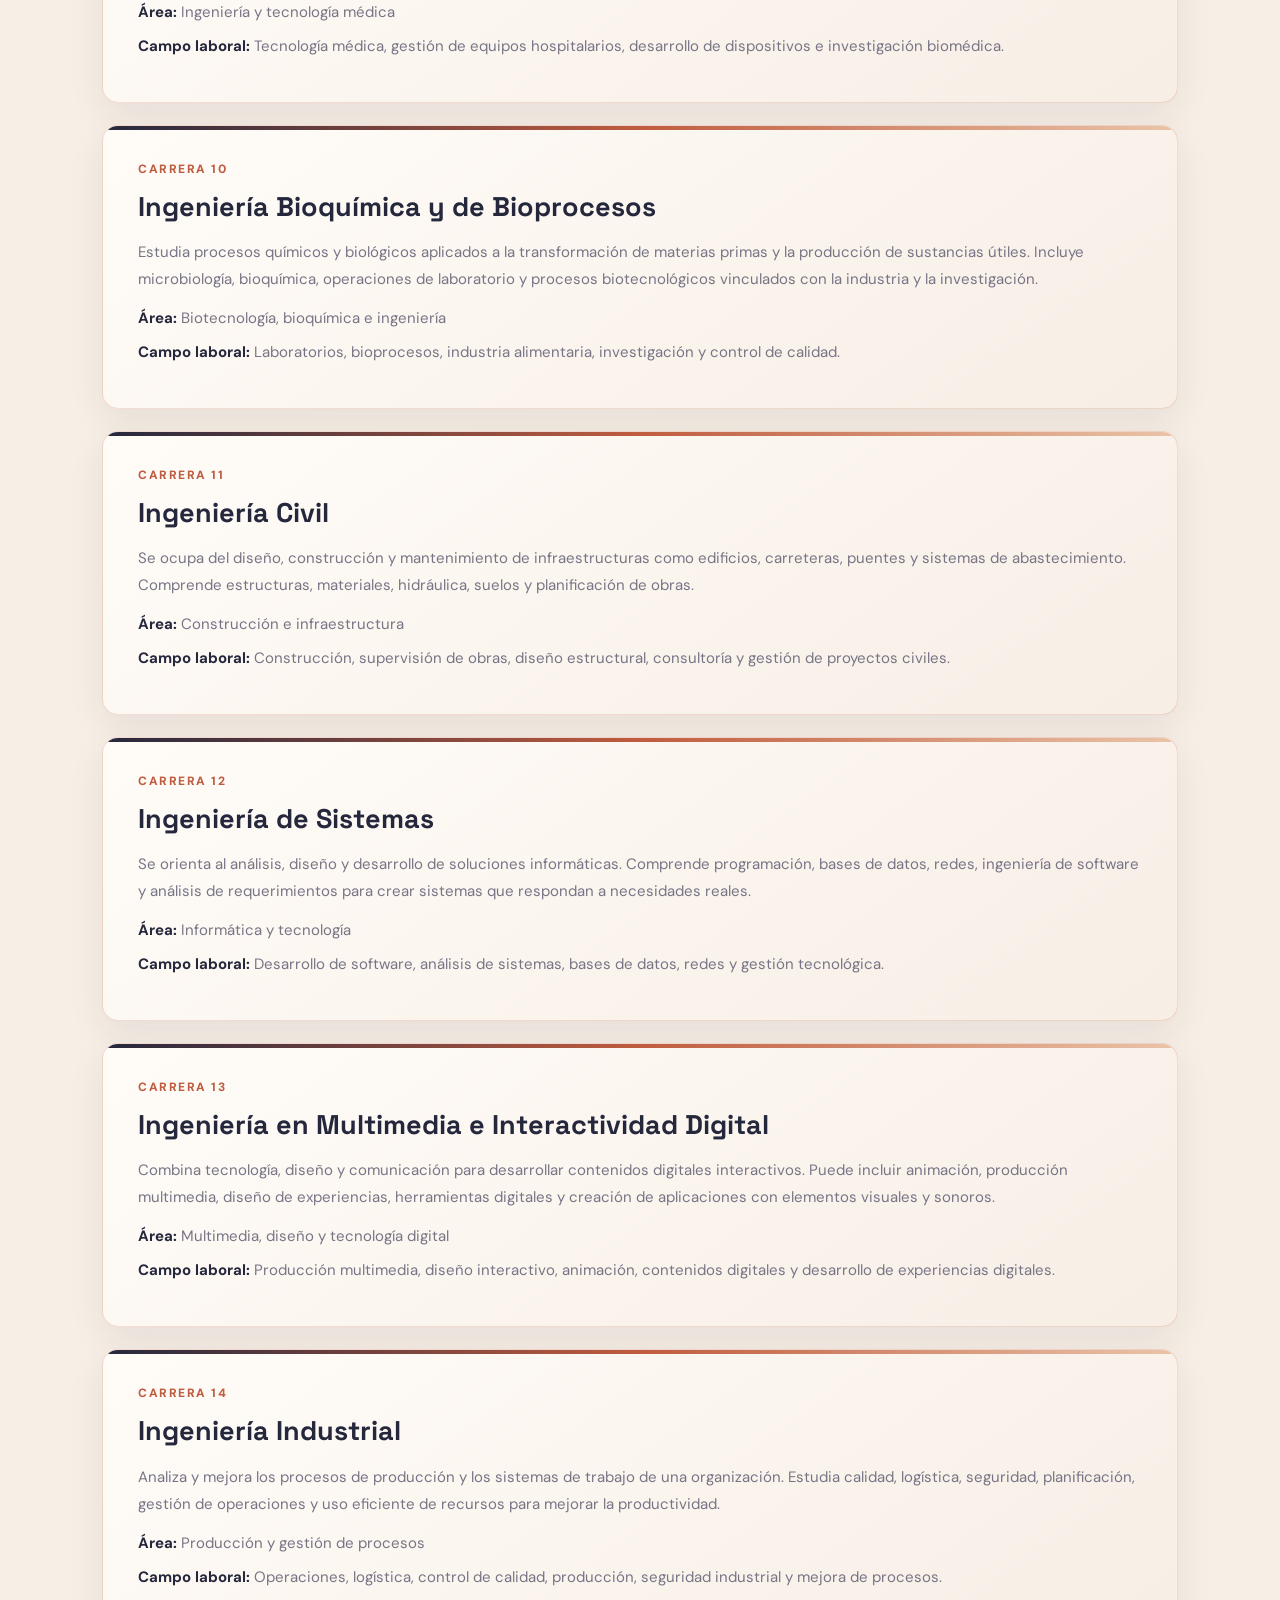
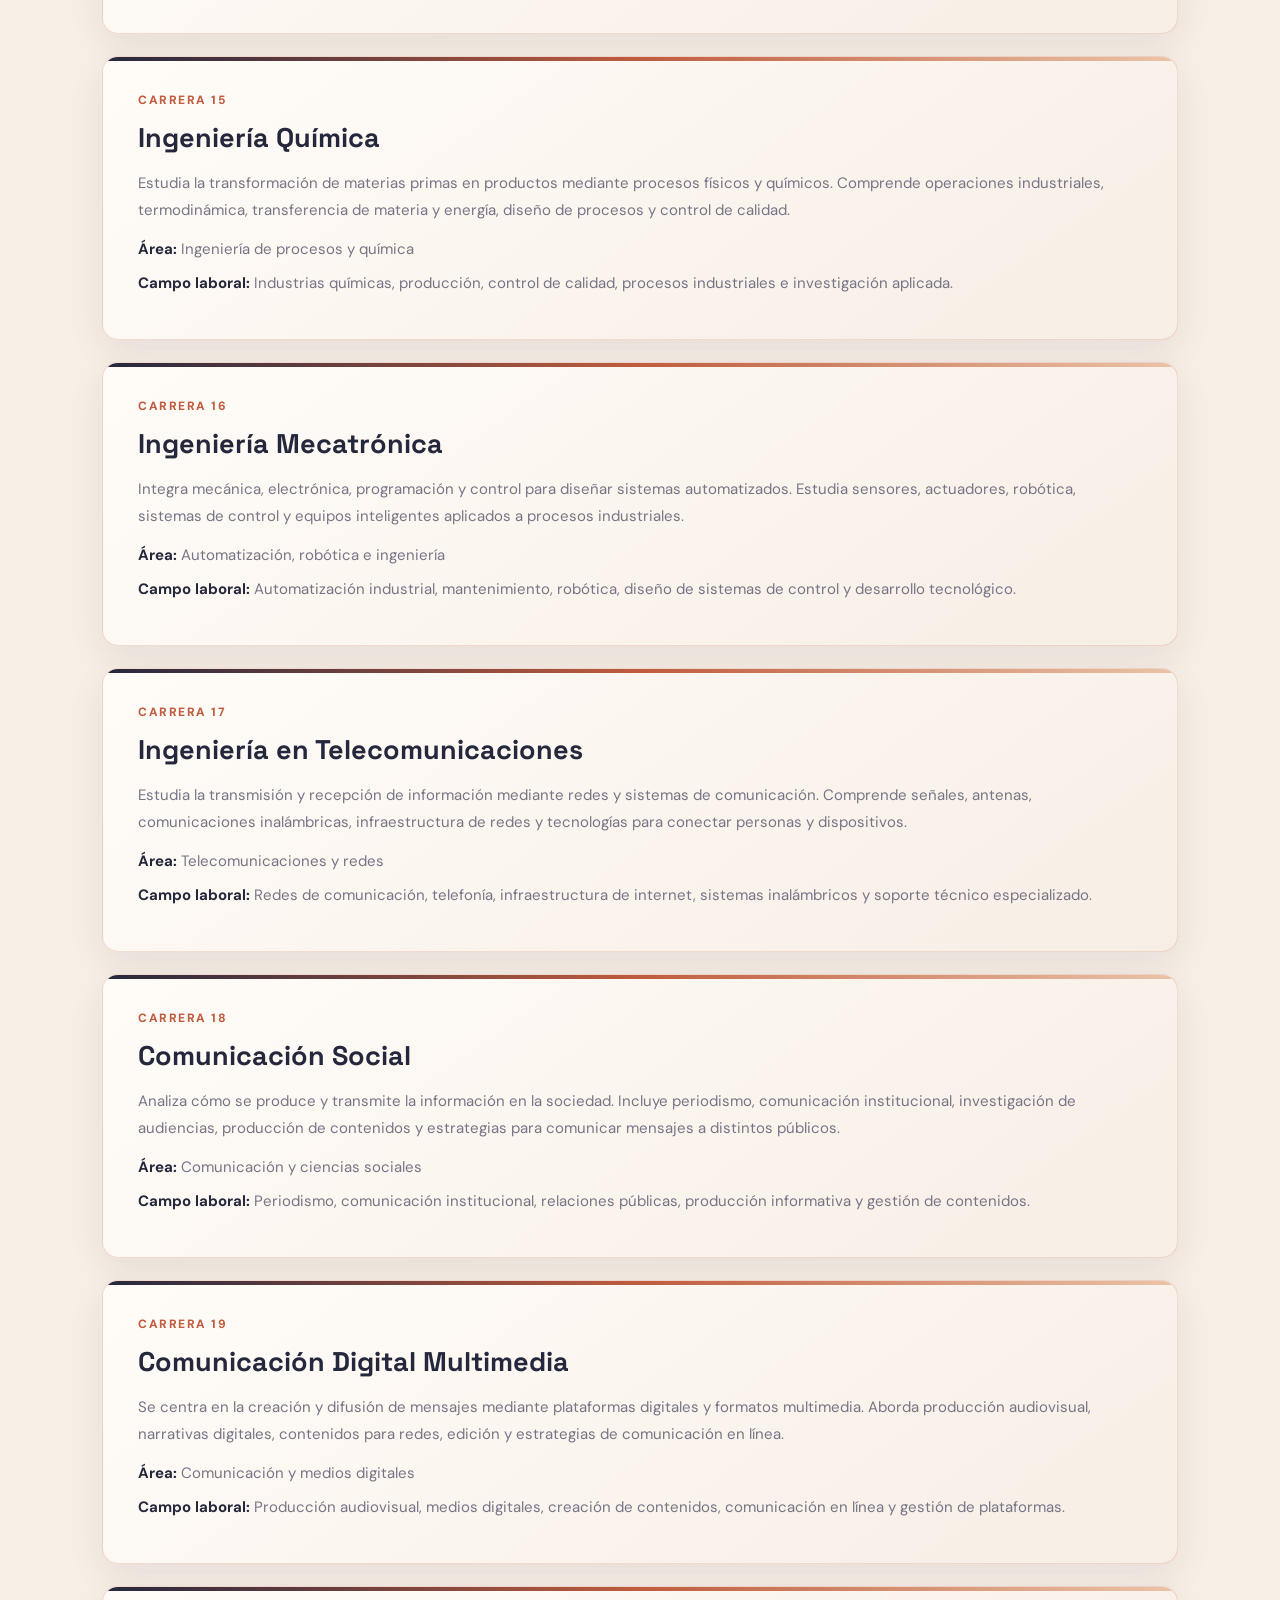
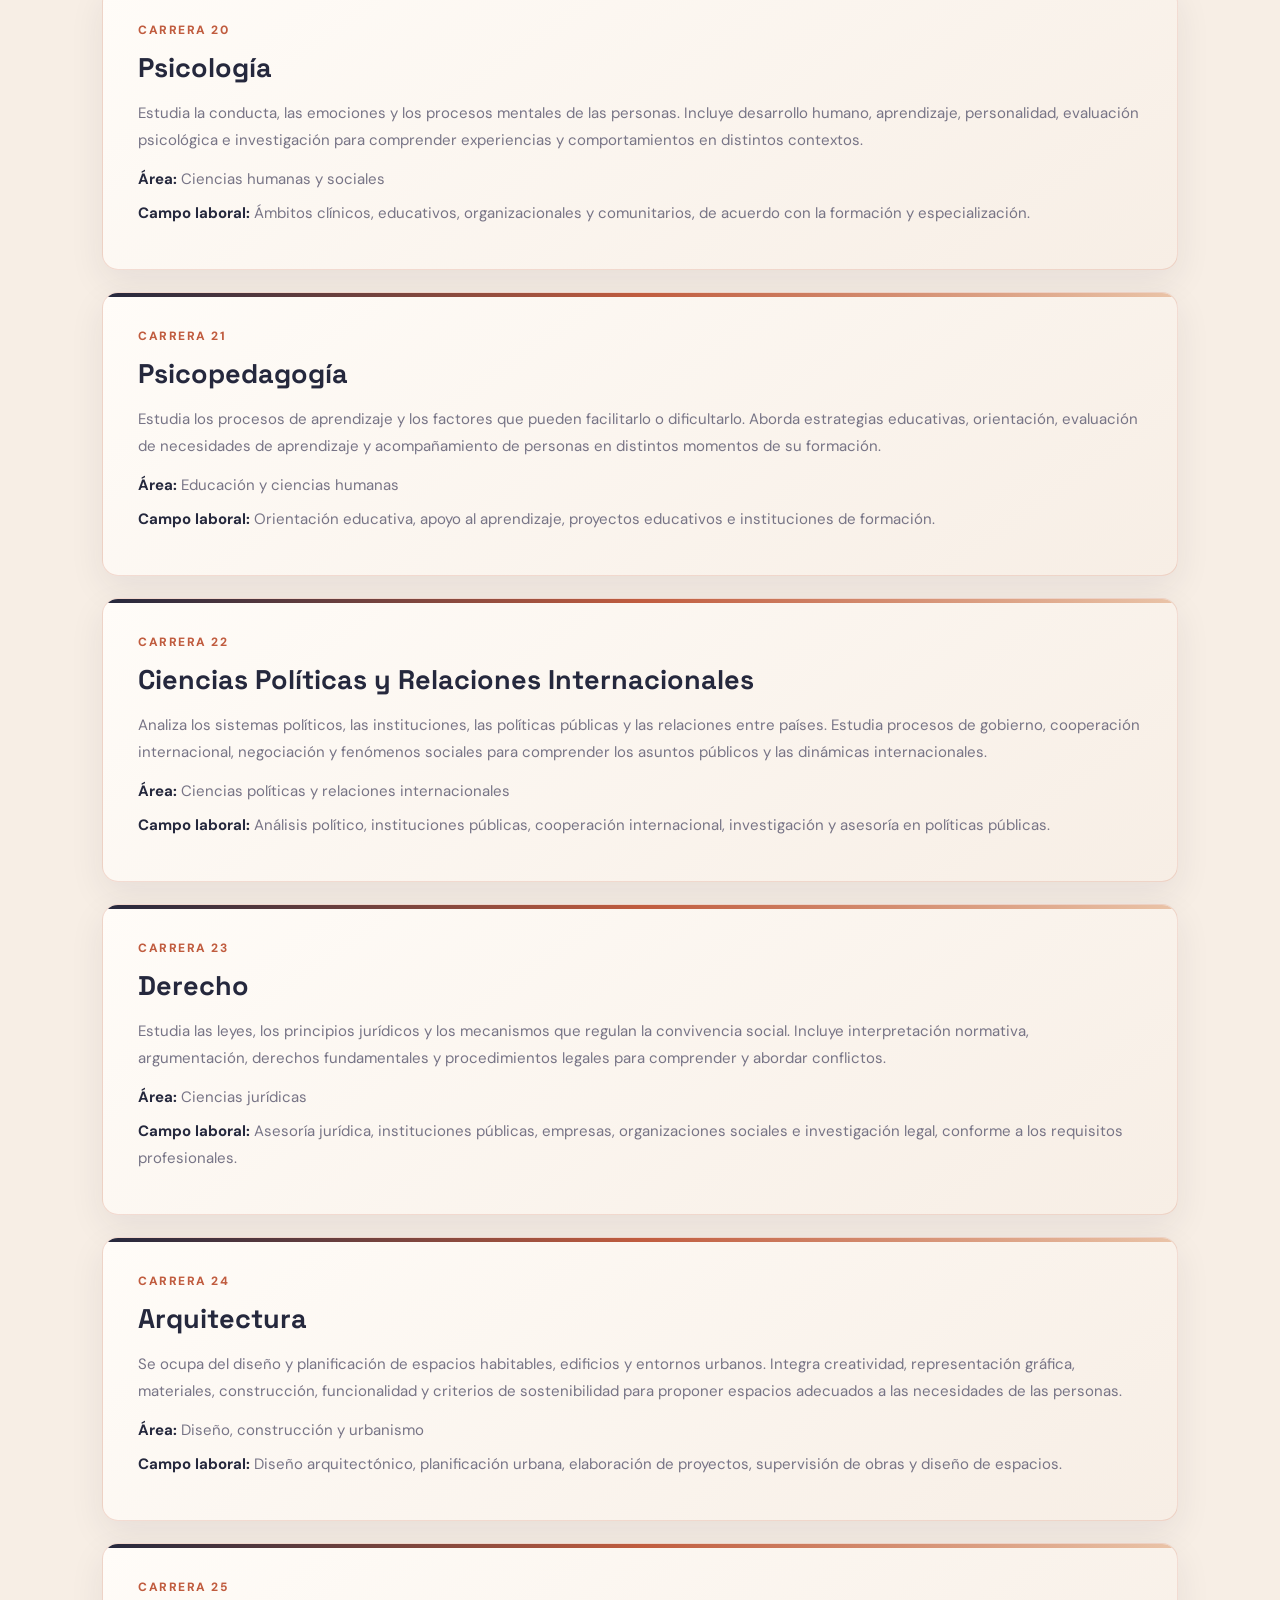
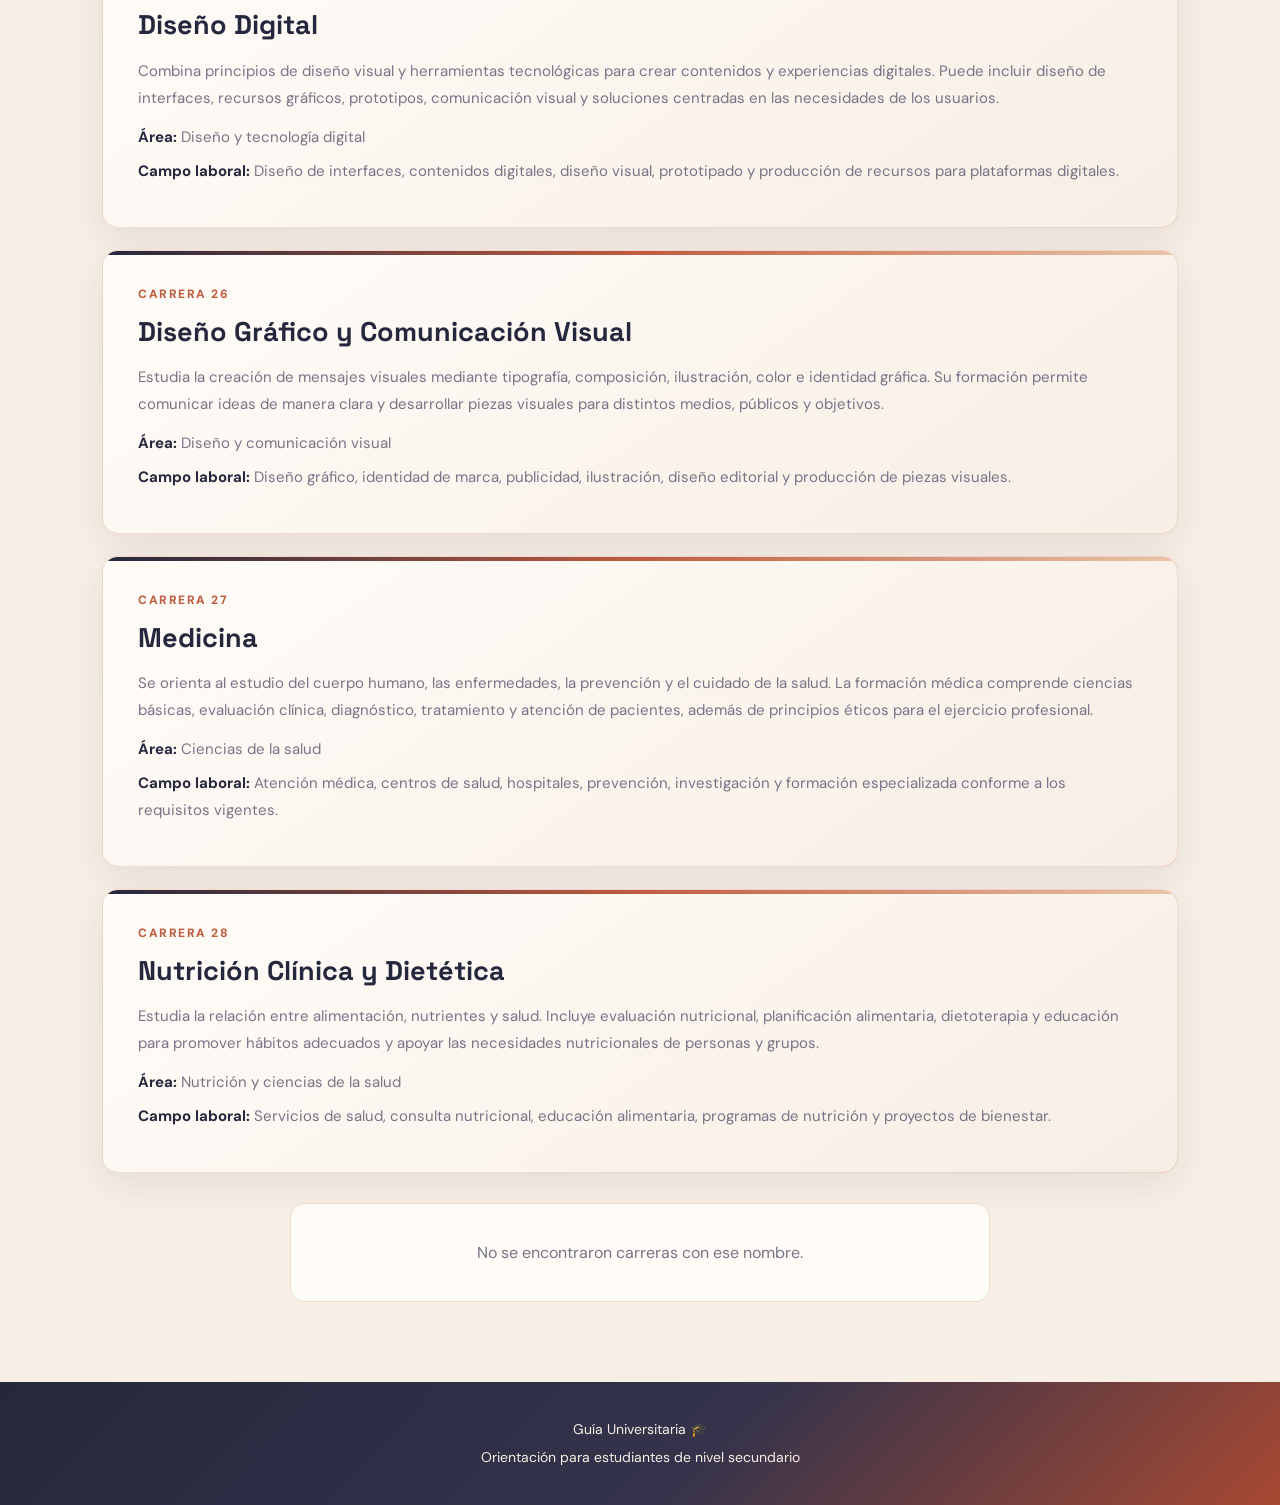
<file: sinfo/carreras/catolica.html>
<!DOCTYPE html>
<html lang="es">

<head>
    <meta charset="UTF-8">
    <meta name="viewport" content="width=device-width, initial-scale=1.0">
    <title>UCB - Carreras</title>
    <link rel="stylesheet" href="carreras.css">

    <link rel="preconnect" href="https://fonts.googleapis.com">
    <link rel="preconnect" href="https://fonts.gstatic.com" crossorigin>
    <link href="https://fonts.googleapis.com/css2?family=DM+Sans:wght@400;500;600;700;800&family=Space+Grotesk:wght@400;500;600;700&display=swap" rel="stylesheet">
</head>

<body>

<header class="encabezado">
    <div class="logo">
        <a href="../../index.html" class="logo">
            <img src="../Graduation cap.png" alt="Logo de Guía Universitaria" class="imagen-gorrito">
            <span>Guía Universitaria</span>
        </a>
    </div>

    <input type="checkbox" id="menu-toggle">
    <label for="menu-toggle" class="boton-menu">☰</label>

    <nav class="menu">
        <a href="../../index.html">Inicio</a>
        <a href="../universidades.html">Universidades</a>
        <a href="../../carreras.html">Carreras</a>
        <a href="../../test/test.html">Test vocacional</a>
    </nav>
</header>

<section class="encabezado-carreras">
    <div class="contenido-carreras">
        <span class="etiqueta">UNIVERSIDAD CATÓLICA BOLIVIANA</span>
        <h1>Carreras de la UCB</h1>
        <p class="descripcion">
            Conoce las carreras universitarias, sus áreas de formación
            y los posibles campos profesionales relacionados con cada opción.
        </p>
    </div>
</section>

<section class="seccion-buscador">
    <input
        type="text"
        id="buscador-carreras"
        placeholder="Buscar una carrera..."
        aria-label="Buscar una carrera">
</section>

<section class="seccion-carreras">
    <div class="contenedor-carreras">

        <article class="carrera-card">
            <div class="informacion-carrera">
                <span class="numero">CARRERA 01</span>
                <h2>Administración de Empresas</h2>
                <p>
                    Estudia la planificación, organización y dirección de empresas
                    y organizaciones. Incluye gestión de recursos, liderazgo,
                    estrategia, administración de personal y análisis de resultados
                    para mejorar el funcionamiento de los negocios.
                </p>
                <p class="dato-carrera"><strong>Área:</strong> Administración y gestión empresarial</p>
                <p class="dato-carrera"><strong>Campo laboral:</strong> Administración, recursos humanos, planificación, consultoría y gestión de proyectos.</p>
            </div>
        </article>

        <article class="carrera-card">
            <div class="informacion-carrera">
                <span class="numero">CARRERA 02</span>
                <h2>Contaduría Pública</h2>
                <p>
                    Se enfoca en registrar, organizar y analizar la información
                    contable y financiera de empresas e instituciones. Comprende
                    contabilidad, auditoría, costos, impuestos y elaboración
                    de informes para respaldar decisiones económicas.
                </p>
                <p class="dato-carrera"><strong>Área:</strong> Ciencias económicas y financieras</p>
                <p class="dato-carrera"><strong>Campo laboral:</strong> Contabilidad, auditoría, asesoría tributaria, análisis financiero y control contable.</p>
            </div>
        </article>

        <article class="carrera-card">
            <div class="informacion-carrera">
                <span class="numero">CARRERA 03</span>
                <h2>Economía</h2>
                <p>
                    Analiza cómo las personas, las empresas y los gobiernos
                    utilizan los recursos disponibles. Estudia mercados,
                    producción, empleo, inflación, políticas económicas
                    y métodos para interpretar datos y comprender la realidad económica.
                </p>
                <p class="dato-carrera"><strong>Área:</strong> Ciencias económicas y sociales</p>
                <p class="dato-carrera"><strong>Campo laboral:</strong> Análisis económico, instituciones públicas, banca, investigación y consultoría.</p>
            </div>
        </article>

        <article class="carrera-card">
            <div class="informacion-carrera">
                <span class="numero">CARRERA 04</span>
                <h2>Economía e Inteligencia de Negocios</h2>
                <p>
                    Combina el análisis económico con el uso de datos para
                    comprender mercados y apoyar decisiones empresariales.
                    Incluye interpretación de indicadores, análisis estadístico,
                    evaluación de tendencias y elaboración de información útil
                    para la planificación estratégica.
                </p>
                <p class="dato-carrera"><strong>Área:</strong> Economía, datos y negocios</p>
                <p class="dato-carrera"><strong>Campo laboral:</strong> Análisis de negocios, estudios de mercado, planificación, análisis de datos y consultoría.</p>
            </div>
        </article>

        <article class="carrera-card">
            <div class="informacion-carrera">
                <span class="numero">CARRERA 05</span>
                <h2>Ingeniería Comercial</h2>
                <p>
                    Integra conocimientos de economía, administración y marketing
                    para estudiar los mercados y desarrollar estrategias comerciales.
                    Aborda comportamiento del consumidor, ventas, investigación
                    de mercados y evaluación de oportunidades de negocio.
                </p>
                <p class="dato-carrera"><strong>Área:</strong> Gestión comercial y empresarial</p>
                <p class="dato-carrera"><strong>Campo laboral:</strong> Marketing, ventas, gestión comercial, investigación de mercados y desarrollo de negocios.</p>
            </div>
        </article>

        <article class="carrera-card">
            <div class="informacion-carrera">
                <span class="numero">CARRERA 06</span>
                <h2>Ingeniería en Innovación Empresarial</h2>
                <p>
                    Se relaciona con el diseño y la implementación de nuevas
                    ideas, servicios y procesos en las organizaciones. Incluye
                    creatividad aplicada, emprendimiento, gestión de proyectos
                    y análisis de oportunidades para mejorar productos y modelos de negocio.
                </p>
                <p class="dato-carrera"><strong>Área:</strong> Innovación, emprendimiento y gestión</p>
                <p class="dato-carrera"><strong>Campo laboral:</strong> Emprendimientos, innovación empresarial, desarrollo de proyectos y mejora de procesos.</p>
            </div>
        </article>

        <article class="carrera-card">
            <div class="informacion-carrera">
                <span class="numero">CARRERA 07</span>
                <h2>Marketing y Medios Digitales</h2>
                <p>
                    Estudia cómo comunicar y promocionar productos, servicios
                    y marcas mediante estrategias de marketing y plataformas
                    digitales. Incluye creación de contenidos, redes sociales,
                    campañas publicitarias, análisis de audiencias y medición de resultados.
                </p>
                <p class="dato-carrera"><strong>Área:</strong> Marketing y comunicación digital</p>
                <p class="dato-carrera"><strong>Campo laboral:</strong> Marketing digital, publicidad, gestión de redes sociales, creación de contenidos y comunicación de marca.</p>
            </div>
        </article>

        <article class="carrera-card">
            <div class="informacion-carrera">
                <span class="numero">CARRERA 08</span>
                <h2>Ingeniería Ambiental</h2>
                <p>
                    Aborda los problemas ambientales relacionados con el agua,
                    el aire, el suelo y los residuos. Estudia métodos para
                    prevenir la contaminación, evaluar impactos ambientales
                    y proponer soluciones que favorezcan el uso responsable de los recursos.
                </p>
                <p class="dato-carrera"><strong>Área:</strong> Medioambiente e ingeniería</p>
                <p class="dato-carrera"><strong>Campo laboral:</strong> Gestión ambiental, evaluación de impactos, tratamiento de residuos, consultoría y proyectos de sostenibilidad.</p>
            </div>
        </article>

        <article class="carrera-card">
            <div class="informacion-carrera">
                <span class="numero">CARRERA 09</span>
                <h2>Ingeniería Biomédica</h2>
                <p>
                    Aplica principios de ingeniería a necesidades del área de
                    la salud. Se relaciona con dispositivos médicos, instrumentación,
                    procesamiento de señales biológicas, tecnologías de diagnóstico
                    y mantenimiento de equipos utilizados en entornos sanitarios.
                </p>
                <p class="dato-carrera"><strong>Área:</strong> Ingeniería y tecnología médica</p>
                <p class="dato-carrera"><strong>Campo laboral:</strong> Tecnología médica, gestión de equipos hospitalarios, desarrollo de dispositivos e investigación biomédica.</p>
            </div>
        </article>

        <article class="carrera-card">
            <div class="informacion-carrera">
                <span class="numero">CARRERA 10</span>
                <h2>Ingeniería Bioquímica y de Bioprocesos</h2>
                <p>
                    Estudia procesos químicos y biológicos aplicados a la
                    transformación de materias primas y la producción de
                    sustancias útiles. Incluye microbiología, bioquímica,
                    operaciones de laboratorio y procesos biotecnológicos
                    vinculados con la industria y la investigación.
                </p>
                <p class="dato-carrera"><strong>Área:</strong> Biotecnología, bioquímica e ingeniería</p>
                <p class="dato-carrera"><strong>Campo laboral:</strong> Laboratorios, bioprocesos, industria alimentaria, investigación y control de calidad.</p>
            </div>
        </article>

        <article class="carrera-card">
            <div class="informacion-carrera">
                <span class="numero">CARRERA 11</span>
                <h2>Ingeniería Civil</h2>
                <p>
                    Se ocupa del diseño, construcción y mantenimiento de
                    infraestructuras como edificios, carreteras, puentes
                    y sistemas de abastecimiento. Comprende estructuras,
                    materiales, hidráulica, suelos y planificación de obras.
                </p>
                <p class="dato-carrera"><strong>Área:</strong> Construcción e infraestructura</p>
                <p class="dato-carrera"><strong>Campo laboral:</strong> Construcción, supervisión de obras, diseño estructural, consultoría y gestión de proyectos civiles.</p>
            </div>
        </article>

        <article class="carrera-card">
            <div class="informacion-carrera">
                <span class="numero">CARRERA 12</span>
                <h2>Ingeniería de Sistemas</h2>
                <p>
                    Se orienta al análisis, diseño y desarrollo de soluciones
                    informáticas. Comprende programación, bases de datos,
                    redes, ingeniería de software y análisis de requerimientos
                    para crear sistemas que respondan a necesidades reales.
                </p>
                <p class="dato-carrera"><strong>Área:</strong> Informática y tecnología</p>
                <p class="dato-carrera"><strong>Campo laboral:</strong> Desarrollo de software, análisis de sistemas, bases de datos, redes y gestión tecnológica.</p>
            </div>
        </article>

        <article class="carrera-card">
            <div class="informacion-carrera">
                <span class="numero">CARRERA 13</span>
                <h2>Ingeniería en Multimedia e Interactividad Digital</h2>
                <p>
                    Combina tecnología, diseño y comunicación para desarrollar
                    contenidos digitales interactivos. Puede incluir animación,
                    producción multimedia, diseño de experiencias, herramientas
                    digitales y creación de aplicaciones con elementos visuales y sonoros.
                </p>
                <p class="dato-carrera"><strong>Área:</strong> Multimedia, diseño y tecnología digital</p>
                <p class="dato-carrera"><strong>Campo laboral:</strong> Producción multimedia, diseño interactivo, animación, contenidos digitales y desarrollo de experiencias digitales.</p>
            </div>
        </article>

        <article class="carrera-card">
            <div class="informacion-carrera">
                <span class="numero">CARRERA 14</span>
                <h2>Ingeniería Industrial</h2>
                <p>
                    Analiza y mejora los procesos de producción y los sistemas
                    de trabajo de una organización. Estudia calidad, logística,
                    seguridad, planificación, gestión de operaciones y uso
                    eficiente de recursos para mejorar la productividad.
                </p>
                <p class="dato-carrera"><strong>Área:</strong> Producción y gestión de procesos</p>
                <p class="dato-carrera"><strong>Campo laboral:</strong> Operaciones, logística, control de calidad, producción, seguridad industrial y mejora de procesos.</p>
            </div>
        </article>

        <article class="carrera-card">
            <div class="informacion-carrera">
                <span class="numero">CARRERA 15</span>
                <h2>Ingeniería Química</h2>
                <p>
                    Estudia la transformación de materias primas en productos
                    mediante procesos físicos y químicos. Comprende operaciones
                    industriales, termodinámica, transferencia de materia y
                    energía, diseño de procesos y control de calidad.
                </p>
                <p class="dato-carrera"><strong>Área:</strong> Ingeniería de procesos y química</p>
                <p class="dato-carrera"><strong>Campo laboral:</strong> Industrias químicas, producción, control de calidad, procesos industriales e investigación aplicada.</p>
            </div>
        </article>

        <article class="carrera-card">
            <div class="informacion-carrera">
                <span class="numero">CARRERA 16</span>
                <h2>Ingeniería Mecatrónica</h2>
                <p>
                    Integra mecánica, electrónica, programación y control
                    para diseñar sistemas automatizados. Estudia sensores,
                    actuadores, robótica, sistemas de control y equipos
                    inteligentes aplicados a procesos industriales.
                </p>
                <p class="dato-carrera"><strong>Área:</strong> Automatización, robótica e ingeniería</p>
                <p class="dato-carrera"><strong>Campo laboral:</strong> Automatización industrial, mantenimiento, robótica, diseño de sistemas de control y desarrollo tecnológico.</p>
            </div>
        </article>

        <article class="carrera-card">
            <div class="informacion-carrera">
                <span class="numero">CARRERA 17</span>
                <h2>Ingeniería en Telecomunicaciones</h2>
                <p>
                    Estudia la transmisión y recepción de información mediante
                    redes y sistemas de comunicación. Comprende señales,
                    antenas, comunicaciones inalámbricas, infraestructura
                    de redes y tecnologías para conectar personas y dispositivos.
                </p>
                <p class="dato-carrera"><strong>Área:</strong> Telecomunicaciones y redes</p>
                <p class="dato-carrera"><strong>Campo laboral:</strong> Redes de comunicación, telefonía, infraestructura de internet, sistemas inalámbricos y soporte técnico especializado.</p>
            </div>
        </article>

        <article class="carrera-card">
            <div class="informacion-carrera">
                <span class="numero">CARRERA 18</span>
                <h2>Comunicación Social</h2>
                <p>
                    Analiza cómo se produce y transmite la información en la
                    sociedad. Incluye periodismo, comunicación institucional,
                    investigación de audiencias, producción de contenidos y
                    estrategias para comunicar mensajes a distintos públicos.
                </p>
                <p class="dato-carrera"><strong>Área:</strong> Comunicación y ciencias sociales</p>
                <p class="dato-carrera"><strong>Campo laboral:</strong> Periodismo, comunicación institucional, relaciones públicas, producción informativa y gestión de contenidos.</p>
            </div>
        </article>

        <article class="carrera-card">
            <div class="informacion-carrera">
                <span class="numero">CARRERA 19</span>
                <h2>Comunicación Digital Multimedia</h2>
                <p>
                    Se centra en la creación y difusión de mensajes mediante
                    plataformas digitales y formatos multimedia. Aborda
                    producción audiovisual, narrativas digitales, contenidos
                    para redes, edición y estrategias de comunicación en línea.
                </p>
                <p class="dato-carrera"><strong>Área:</strong> Comunicación y medios digitales</p>
                <p class="dato-carrera"><strong>Campo laboral:</strong> Producción audiovisual, medios digitales, creación de contenidos, comunicación en línea y gestión de plataformas.</p>
            </div>
        </article>

        <article class="carrera-card">
            <div class="informacion-carrera">
                <span class="numero">CARRERA 20</span>
                <h2>Psicología</h2>
                <p>
                    Estudia la conducta, las emociones y los procesos mentales
                    de las personas. Incluye desarrollo humano, aprendizaje,
                    personalidad, evaluación psicológica e investigación para
                    comprender experiencias y comportamientos en distintos contextos.
                </p>
                <p class="dato-carrera"><strong>Área:</strong> Ciencias humanas y sociales</p>
                <p class="dato-carrera"><strong>Campo laboral:</strong> Ámbitos clínicos, educativos, organizacionales y comunitarios, de acuerdo con la formación y especialización.</p>
            </div>
        </article>

        <article class="carrera-card">
            <div class="informacion-carrera">
                <span class="numero">CARRERA 21</span>
                <h2>Psicopedagogía</h2>
                <p>
                    Estudia los procesos de aprendizaje y los factores que
                    pueden facilitarlo o dificultarlo. Aborda estrategias
                    educativas, orientación, evaluación de necesidades de
                    aprendizaje y acompañamiento de personas en distintos
                    momentos de su formación.
                </p>
                <p class="dato-carrera"><strong>Área:</strong> Educación y ciencias humanas</p>
                <p class="dato-carrera"><strong>Campo laboral:</strong> Orientación educativa, apoyo al aprendizaje, proyectos educativos e instituciones de formación.</p>
            </div>
        </article>

        <article class="carrera-card">
            <div class="informacion-carrera">
                <span class="numero">CARRERA 22</span>
                <h2>Ciencias Políticas y Relaciones Internacionales</h2>
                <p>
                    Analiza los sistemas políticos, las instituciones, las
                    políticas públicas y las relaciones entre países. Estudia
                    procesos de gobierno, cooperación internacional, negociación
                    y fenómenos sociales para comprender los asuntos públicos
                    y las dinámicas internacionales.
                </p>
                <p class="dato-carrera"><strong>Área:</strong> Ciencias políticas y relaciones internacionales</p>
                <p class="dato-carrera"><strong>Campo laboral:</strong> Análisis político, instituciones públicas, cooperación internacional, investigación y asesoría en políticas públicas.</p>
            </div>
        </article>

        <article class="carrera-card">
            <div class="informacion-carrera">
                <span class="numero">CARRERA 23</span>
                <h2>Derecho</h2>
                <p>
                    Estudia las leyes, los principios jurídicos y los mecanismos
                    que regulan la convivencia social. Incluye interpretación
                    normativa, argumentación, derechos fundamentales y
                    procedimientos legales para comprender y abordar conflictos.
                </p>
                <p class="dato-carrera"><strong>Área:</strong> Ciencias jurídicas</p>
                <p class="dato-carrera"><strong>Campo laboral:</strong> Asesoría jurídica, instituciones públicas, empresas, organizaciones sociales e investigación legal, conforme a los requisitos profesionales.</p>
            </div>
        </article>

        <article class="carrera-card">
            <div class="informacion-carrera">
                <span class="numero">CARRERA 24</span>
                <h2>Arquitectura</h2>
                <p>
                    Se ocupa del diseño y planificación de espacios habitables,
                    edificios y entornos urbanos. Integra creatividad,
                    representación gráfica, materiales, construcción,
                    funcionalidad y criterios de sostenibilidad para proponer
                    espacios adecuados a las necesidades de las personas.
                </p>
                <p class="dato-carrera"><strong>Área:</strong> Diseño, construcción y urbanismo</p>
                <p class="dato-carrera"><strong>Campo laboral:</strong> Diseño arquitectónico, planificación urbana, elaboración de proyectos, supervisión de obras y diseño de espacios.</p>
            </div>
        </article>

        <article class="carrera-card">
            <div class="informacion-carrera">
                <span class="numero">CARRERA 25</span>
                <h2>Diseño Digital</h2>
                <p>
                    Combina principios de diseño visual y herramientas
                    tecnológicas para crear contenidos y experiencias
                    digitales. Puede incluir diseño de interfaces, recursos
                    gráficos, prototipos, comunicación visual y soluciones
                    centradas en las necesidades de los usuarios.
                </p>
                <p class="dato-carrera"><strong>Área:</strong> Diseño y tecnología digital</p>
                <p class="dato-carrera"><strong>Campo laboral:</strong> Diseño de interfaces, contenidos digitales, diseño visual, prototipado y producción de recursos para plataformas digitales.</p>
            </div>
        </article>

        <article class="carrera-card">
            <div class="informacion-carrera">
                <span class="numero">CARRERA 26</span>
                <h2>Diseño Gráfico y Comunicación Visual</h2>
                <p>
                    Estudia la creación de mensajes visuales mediante
                    tipografía, composición, ilustración, color e identidad
                    gráfica. Su formación permite comunicar ideas de manera
                    clara y desarrollar piezas visuales para distintos
                    medios, públicos y objetivos.
                </p>
                <p class="dato-carrera"><strong>Área:</strong> Diseño y comunicación visual</p>
                <p class="dato-carrera"><strong>Campo laboral:</strong> Diseño gráfico, identidad de marca, publicidad, ilustración, diseño editorial y producción de piezas visuales.</p>
            </div>
        </article>

        <article class="carrera-card">
            <div class="informacion-carrera">
                <span class="numero">CARRERA 27</span>
                <h2>Medicina</h2>
                <p>
                    Se orienta al estudio del cuerpo humano, las enfermedades,
                    la prevención y el cuidado de la salud. La formación médica
                    comprende ciencias básicas, evaluación clínica, diagnóstico,
                    tratamiento y atención de pacientes, además de principios
                    éticos para el ejercicio profesional.
                </p>
                <p class="dato-carrera"><strong>Área:</strong> Ciencias de la salud</p>
                <p class="dato-carrera"><strong>Campo laboral:</strong> Atención médica, centros de salud, hospitales, prevención, investigación y formación especializada conforme a los requisitos vigentes.</p>
            </div>
        </article>

        <article class="carrera-card">
            <div class="informacion-carrera">
                <span class="numero">CARRERA 28</span>
                <h2>Nutrición Clínica y Dietética</h2>
                <p>
                    Estudia la relación entre alimentación, nutrientes y salud.
                    Incluye evaluación nutricional, planificación alimentaria,
                    dietoterapia y educación para promover hábitos adecuados
                    y apoyar las necesidades nutricionales de personas y grupos.
                </p>
                <p class="dato-carrera"><strong>Área:</strong> Nutrición y ciencias de la salud</p>
                <p class="dato-carrera"><strong>Campo laboral:</strong> Servicios de salud, consulta nutricional, educación alimentaria, programas de nutrición y proyectos de bienestar.</p>
            </div>
        </article>

    </div>

    <p id="sin-resultados">
        No se encontraron carreras con ese nombre.
    </p>
</section>

<footer>
    <p>Guía Universitaria 🎓</p>
    <p>Orientación para estudiantes de nivel secundario</p>
</footer>

<script src="carreras.js"></script>

</body>
</html>
</file>
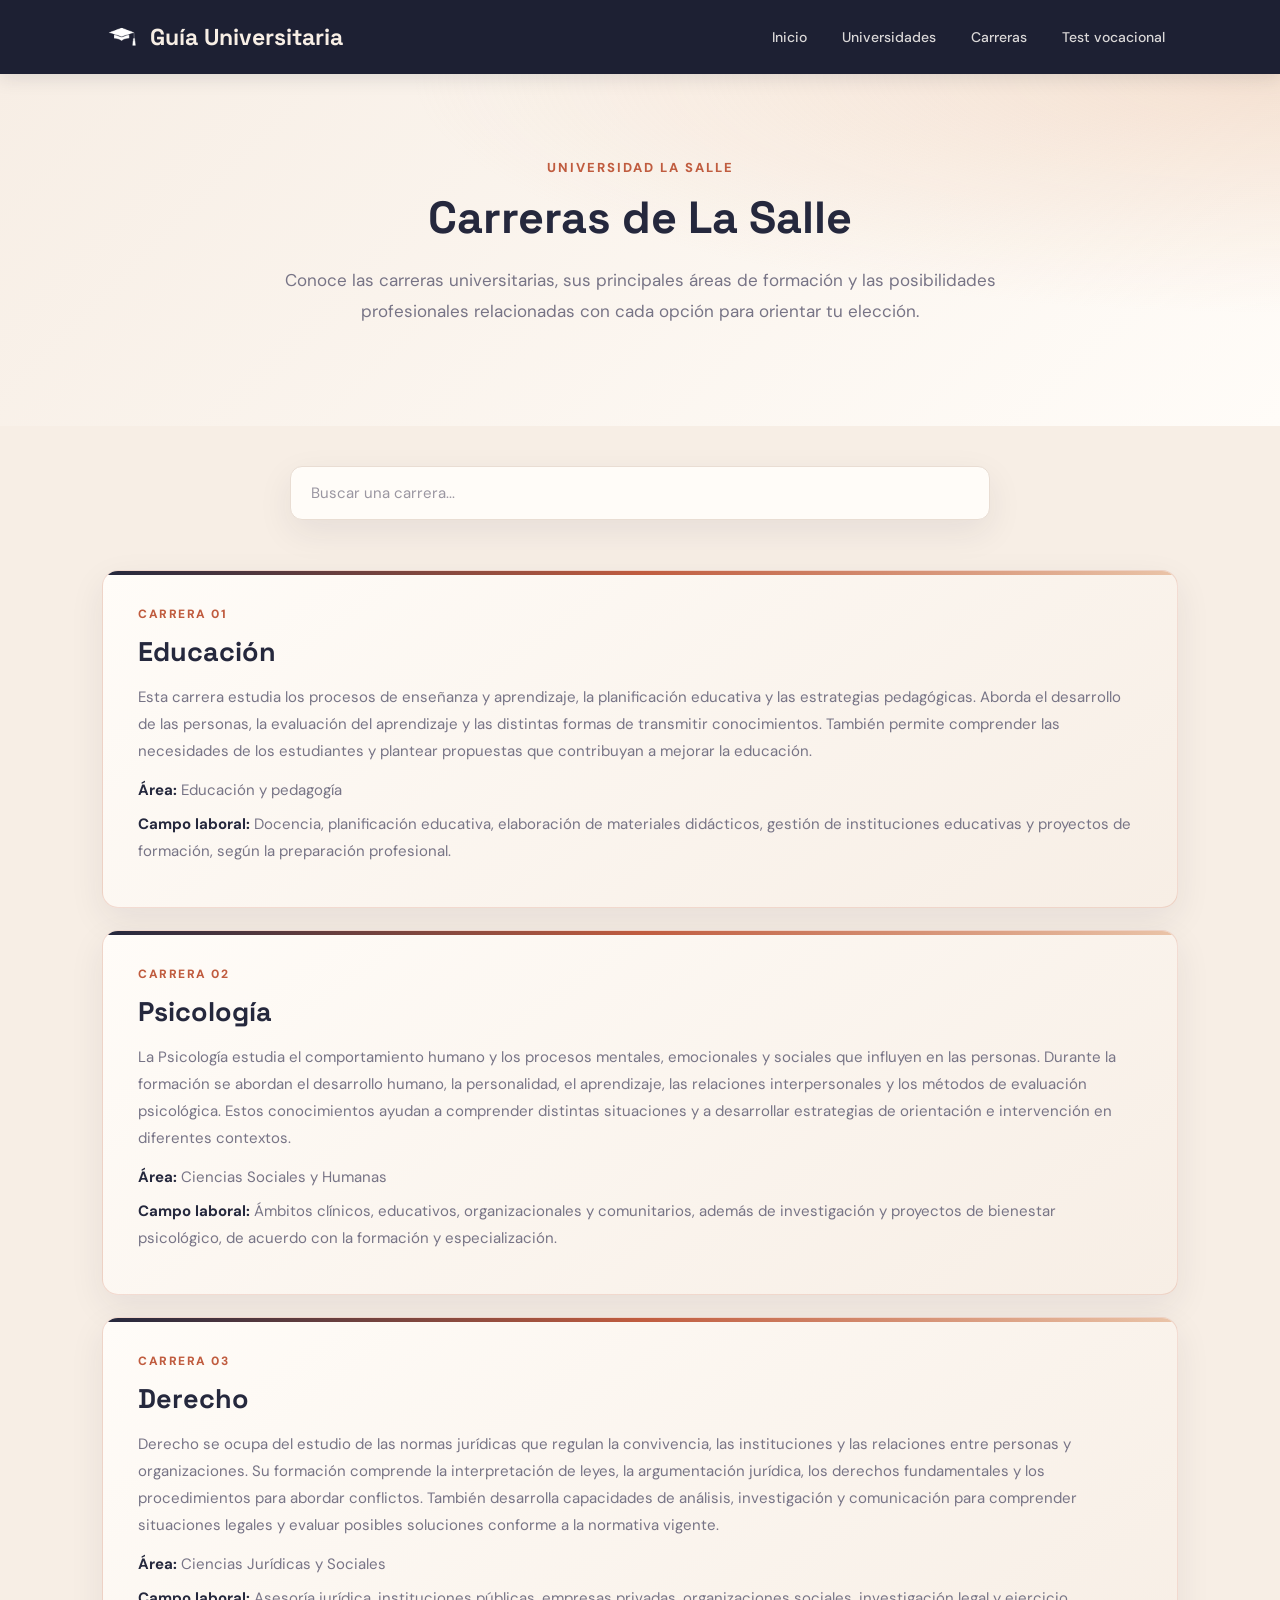
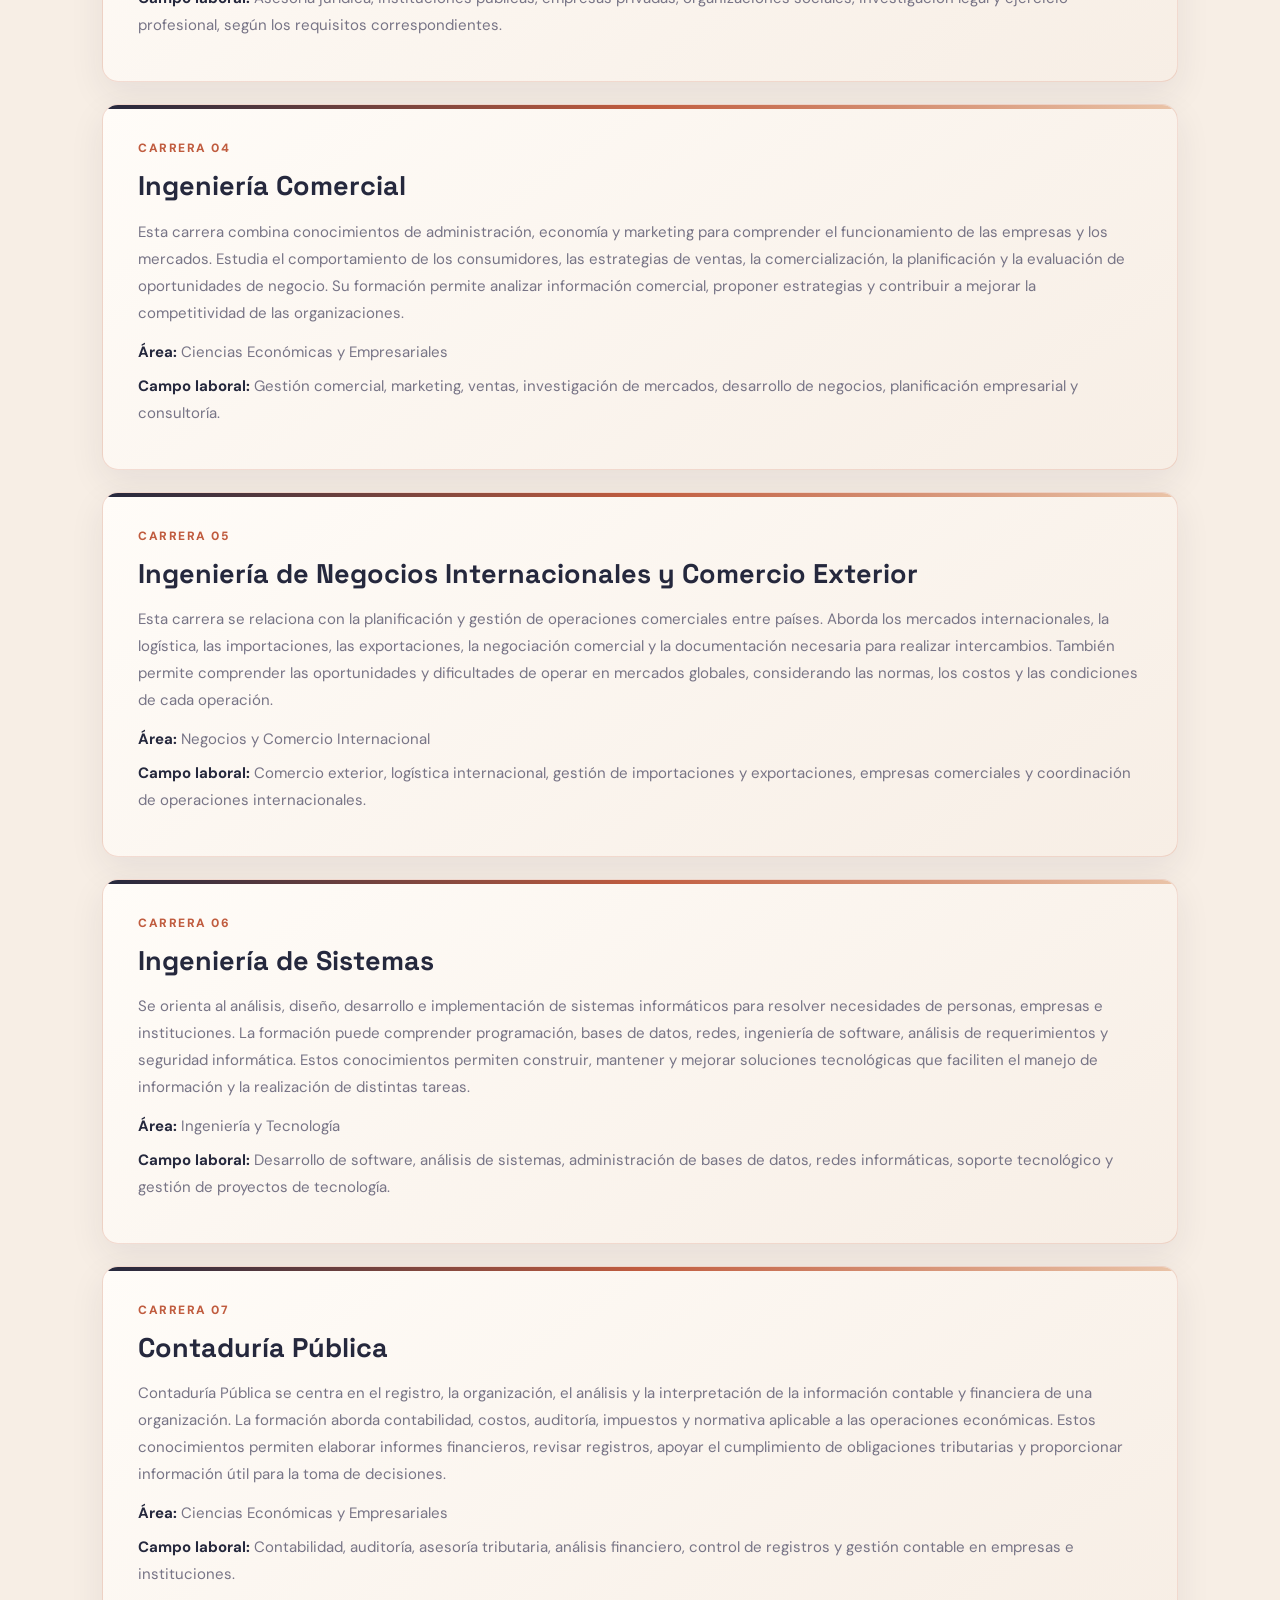
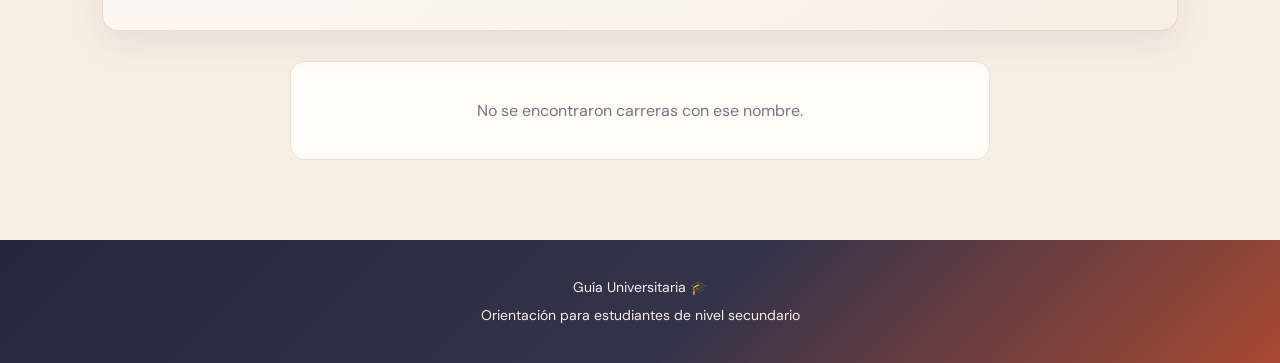
<file: sinfo/carreras/lasalle.html>
<!DOCTYPE html>
<html lang="es">

<head>
    <meta charset="UTF-8">
    <meta name="viewport" content="width=device-width, initial-scale=1.0">
    <title>La Salle - Carreras</title>
    <link rel="stylesheet" href="carreras.css">

    <link rel="preconnect" href="https://fonts.googleapis.com">
    <link rel="preconnect" href="https://fonts.gstatic.com" crossorigin>
    <link href="https://fonts.googleapis.com/css2?family=DM+Sans:wght@400;500;600;700;800&family=Space+Grotesk:wght@400;500;600;700&display=swap" rel="stylesheet">
</head>

<body>

<header class="encabezado">

     <div class="logo">
        <a href="../../index.html" class="logo">
            <img src="../Graduation cap.png" alt="Logo de Guía Universitaria" class="imagen-gorrito">
            <span>Guía Universitaria</span>
        </a>
    </div>

    <input type="checkbox" id="menu-toggle">
    <label for="menu-toggle" class="boton-menu">☰</label>

    <nav class="menu">
        <a href="../index.html">Inicio</a>
        <a href="../universidades.html">Universidades</a>
        <a href="../carreras.html">Carreras</a>
        <a href="../test.html">Test vocacional</a>
    </nav>

</header>

<section class="encabezado-carreras">

    <div class="contenido-carreras">
        <span class="etiqueta">UNIVERSIDAD LA SALLE</span>

        <h1>Carreras de La Salle</h1>

        <p class="descripcion">
            Conoce las carreras universitarias, sus principales áreas de
            formación y las posibilidades profesionales relacionadas con
            cada opción para orientar tu elección.
        </p>
    </div>

</section>

<section class="seccion-buscador">

    <input
        type="text"
        id="buscador-carreras"
        placeholder="Buscar una carrera..."
        aria-label="Buscar una carrera">

</section>

<section class="seccion-carreras">

    <div class="contenedor-carreras">

        <article class="carrera-card">
            <div class="informacion-carrera">

                <span class="numero">CARRERA 01</span>

                <h2>Educación</h2>

                <p>
                    Esta carrera estudia los procesos de enseñanza y aprendizaje,
                    la planificación educativa y las estrategias pedagógicas.
                    Aborda el desarrollo de las personas, la evaluación del
                    aprendizaje y las distintas formas de transmitir conocimientos.
                    También permite comprender las necesidades de los estudiantes
                    y plantear propuestas que contribuyan a mejorar la educación.
                </p>

                <p class="dato-carrera">
                    <strong>Área:</strong> Educación y pedagogía
                </p>

                <p class="dato-carrera">
                    <strong>Campo laboral:</strong> Docencia, planificación
                    educativa, elaboración de materiales didácticos, gestión
                    de instituciones educativas y proyectos de formación,
                    según la preparación profesional.
                </p>

            </div>
        </article>

        <article class="carrera-card">
            <div class="informacion-carrera">

                <span class="numero">CARRERA 02</span>

                <h2>Psicología</h2>

                <p>
                    La Psicología estudia el comportamiento humano y los
                    procesos mentales, emocionales y sociales que influyen
                    en las personas. Durante la formación se abordan el
                    desarrollo humano, la personalidad, el aprendizaje,
                    las relaciones interpersonales y los métodos de evaluación
                    psicológica. Estos conocimientos ayudan a comprender
                    distintas situaciones y a desarrollar estrategias de
                    orientación e intervención en diferentes contextos.
                </p>

                <p class="dato-carrera">
                    <strong>Área:</strong> Ciencias Sociales y Humanas
                </p>

                <p class="dato-carrera">
                    <strong>Campo laboral:</strong> Ámbitos clínicos,
                    educativos, organizacionales y comunitarios, además
                    de investigación y proyectos de bienestar psicológico,
                    de acuerdo con la formación y especialización.
                </p>

            </div>
        </article>

        <article class="carrera-card">
            <div class="informacion-carrera">

                <span class="numero">CARRERA 03</span>

                <h2>Derecho</h2>

                <p>
                    Derecho se ocupa del estudio de las normas jurídicas
                    que regulan la convivencia, las instituciones y las
                    relaciones entre personas y organizaciones. Su formación
                    comprende la interpretación de leyes, la argumentación
                    jurídica, los derechos fundamentales y los procedimientos
                    para abordar conflictos. También desarrolla capacidades
                    de análisis, investigación y comunicación para comprender
                    situaciones legales y evaluar posibles soluciones conforme
                    a la normativa vigente.
                </p>

                <p class="dato-carrera">
                    <strong>Área:</strong> Ciencias Jurídicas y Sociales
                </p>

                <p class="dato-carrera">
                    <strong>Campo laboral:</strong> Asesoría jurídica,
                    instituciones públicas, empresas privadas, organizaciones
                    sociales, investigación legal y ejercicio profesional,
                    según los requisitos correspondientes.
                </p>

            </div>
        </article>

        <article class="carrera-card">
            <div class="informacion-carrera">

                <span class="numero">CARRERA 04</span>

                <h2>Ingeniería Comercial</h2>

                <p>
                    Esta carrera combina conocimientos de administración,
                    economía y marketing para comprender el funcionamiento
                    de las empresas y los mercados. Estudia el comportamiento
                    de los consumidores, las estrategias de ventas, la
                    comercialización, la planificación y la evaluación de
                    oportunidades de negocio. Su formación permite analizar
                    información comercial, proponer estrategias y contribuir
                    a mejorar la competitividad de las organizaciones.
                </p>

                <p class="dato-carrera">
                    <strong>Área:</strong> Ciencias Económicas y Empresariales
                </p>

                <p class="dato-carrera">
                    <strong>Campo laboral:</strong> Gestión comercial,
                    marketing, ventas, investigación de mercados, desarrollo
                    de negocios, planificación empresarial y consultoría.
                </p>

            </div>
        </article>

        <article class="carrera-card">
            <div class="informacion-carrera">

                <span class="numero">CARRERA 05</span>

                <h2>Ingeniería de Negocios Internacionales y Comercio Exterior</h2>

                <p>
                    Esta carrera se relaciona con la planificación y gestión
                    de operaciones comerciales entre países. Aborda los
                    mercados internacionales, la logística, las importaciones,
                    las exportaciones, la negociación comercial y la
                    documentación necesaria para realizar intercambios.
                    También permite comprender las oportunidades y dificultades
                    de operar en mercados globales, considerando las normas,
                    los costos y las condiciones de cada operación.
                </p>

                <p class="dato-carrera">
                    <strong>Área:</strong> Negocios y Comercio Internacional
                </p>

                <p class="dato-carrera">
                    <strong>Campo laboral:</strong> Comercio exterior,
                    logística internacional, gestión de importaciones
                    y exportaciones, empresas comerciales y coordinación
                    de operaciones internacionales.
                </p>

            </div>
        </article>

        <article class="carrera-card">
            <div class="informacion-carrera">

                <span class="numero">CARRERA 06</span>

                <h2>Ingeniería de Sistemas</h2>

                <p>
                    Se orienta al análisis, diseño, desarrollo e implementación
                    de sistemas informáticos para resolver necesidades de
                    personas, empresas e instituciones. La formación puede
                    comprender programación, bases de datos, redes,
                    ingeniería de software, análisis de requerimientos y
                    seguridad informática. Estos conocimientos permiten
                    construir, mantener y mejorar soluciones tecnológicas
                    que faciliten el manejo de información y la realización
                    de distintas tareas.
                </p>

                <p class="dato-carrera">
                    <strong>Área:</strong> Ingeniería y Tecnología
                </p>

                <p class="dato-carrera">
                    <strong>Campo laboral:</strong> Desarrollo de software,
                    análisis de sistemas, administración de bases de datos,
                    redes informáticas, soporte tecnológico y gestión de
                    proyectos de tecnología.
                </p>

            </div>
        </article>

        <article class="carrera-card">
            <div class="informacion-carrera">

                <span class="numero">CARRERA 07</span>

                <h2>Contaduría Pública</h2>

                <p>
                    Contaduría Pública se centra en el registro, la organización,
                    el análisis y la interpretación de la información contable
                    y financiera de una organización. La formación aborda
                    contabilidad, costos, auditoría, impuestos y normativa
                    aplicable a las operaciones económicas. Estos conocimientos
                    permiten elaborar informes financieros, revisar registros,
                    apoyar el cumplimiento de obligaciones tributarias y
                    proporcionar información útil para la toma de decisiones.
                </p>

                <p class="dato-carrera">
                    <strong>Área:</strong> Ciencias Económicas y Empresariales
                </p>

                <p class="dato-carrera">
                    <strong>Campo laboral:</strong> Contabilidad, auditoría,
                    asesoría tributaria, análisis financiero, control de
                    registros y gestión contable en empresas e instituciones.
                </p>

            </div>
        </article>

    </div>

    <p id="sin-resultados">
        No se encontraron carreras con ese nombre.
    </p>

</section>

<footer>

    <p>Guía Universitaria 🎓</p>

    <p>Orientación para estudiantes de nivel secundario</p>

</footer>

<script src="carreras.js"></script>

</body>
</html>
</file>
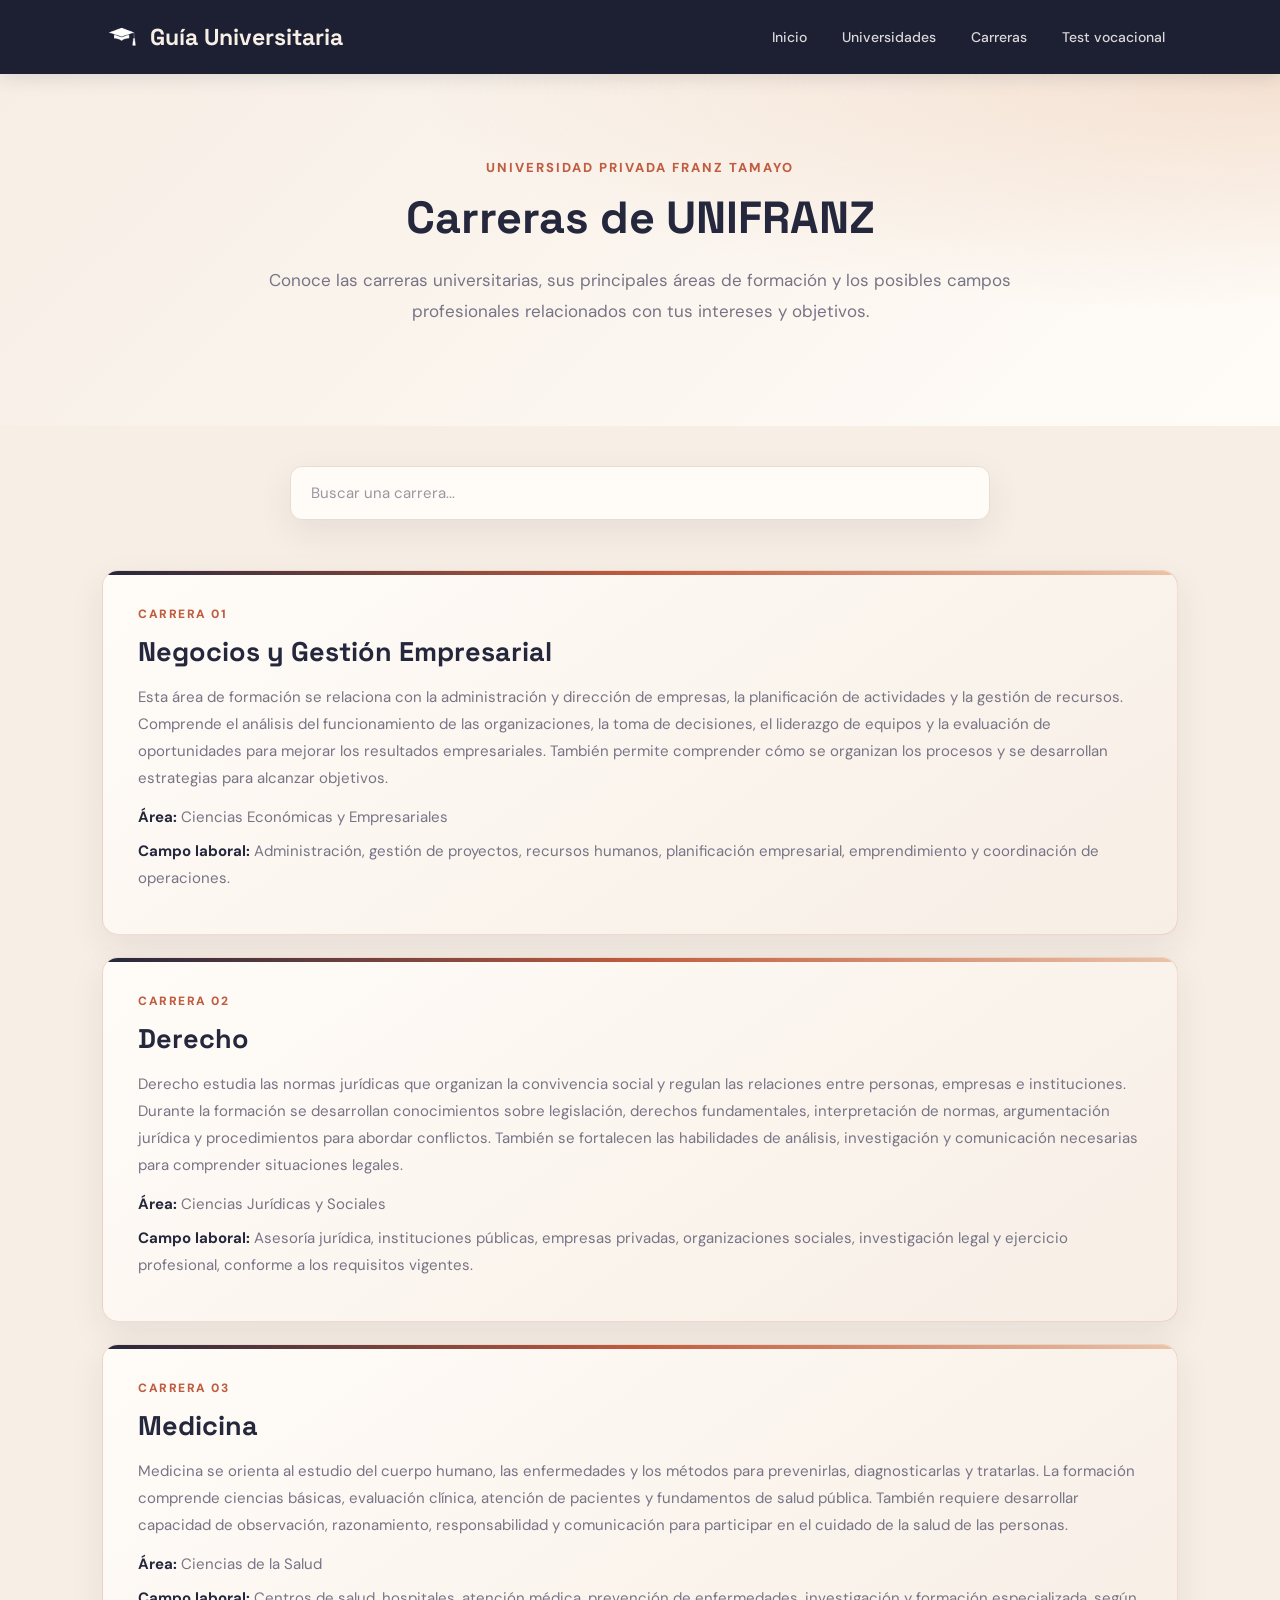
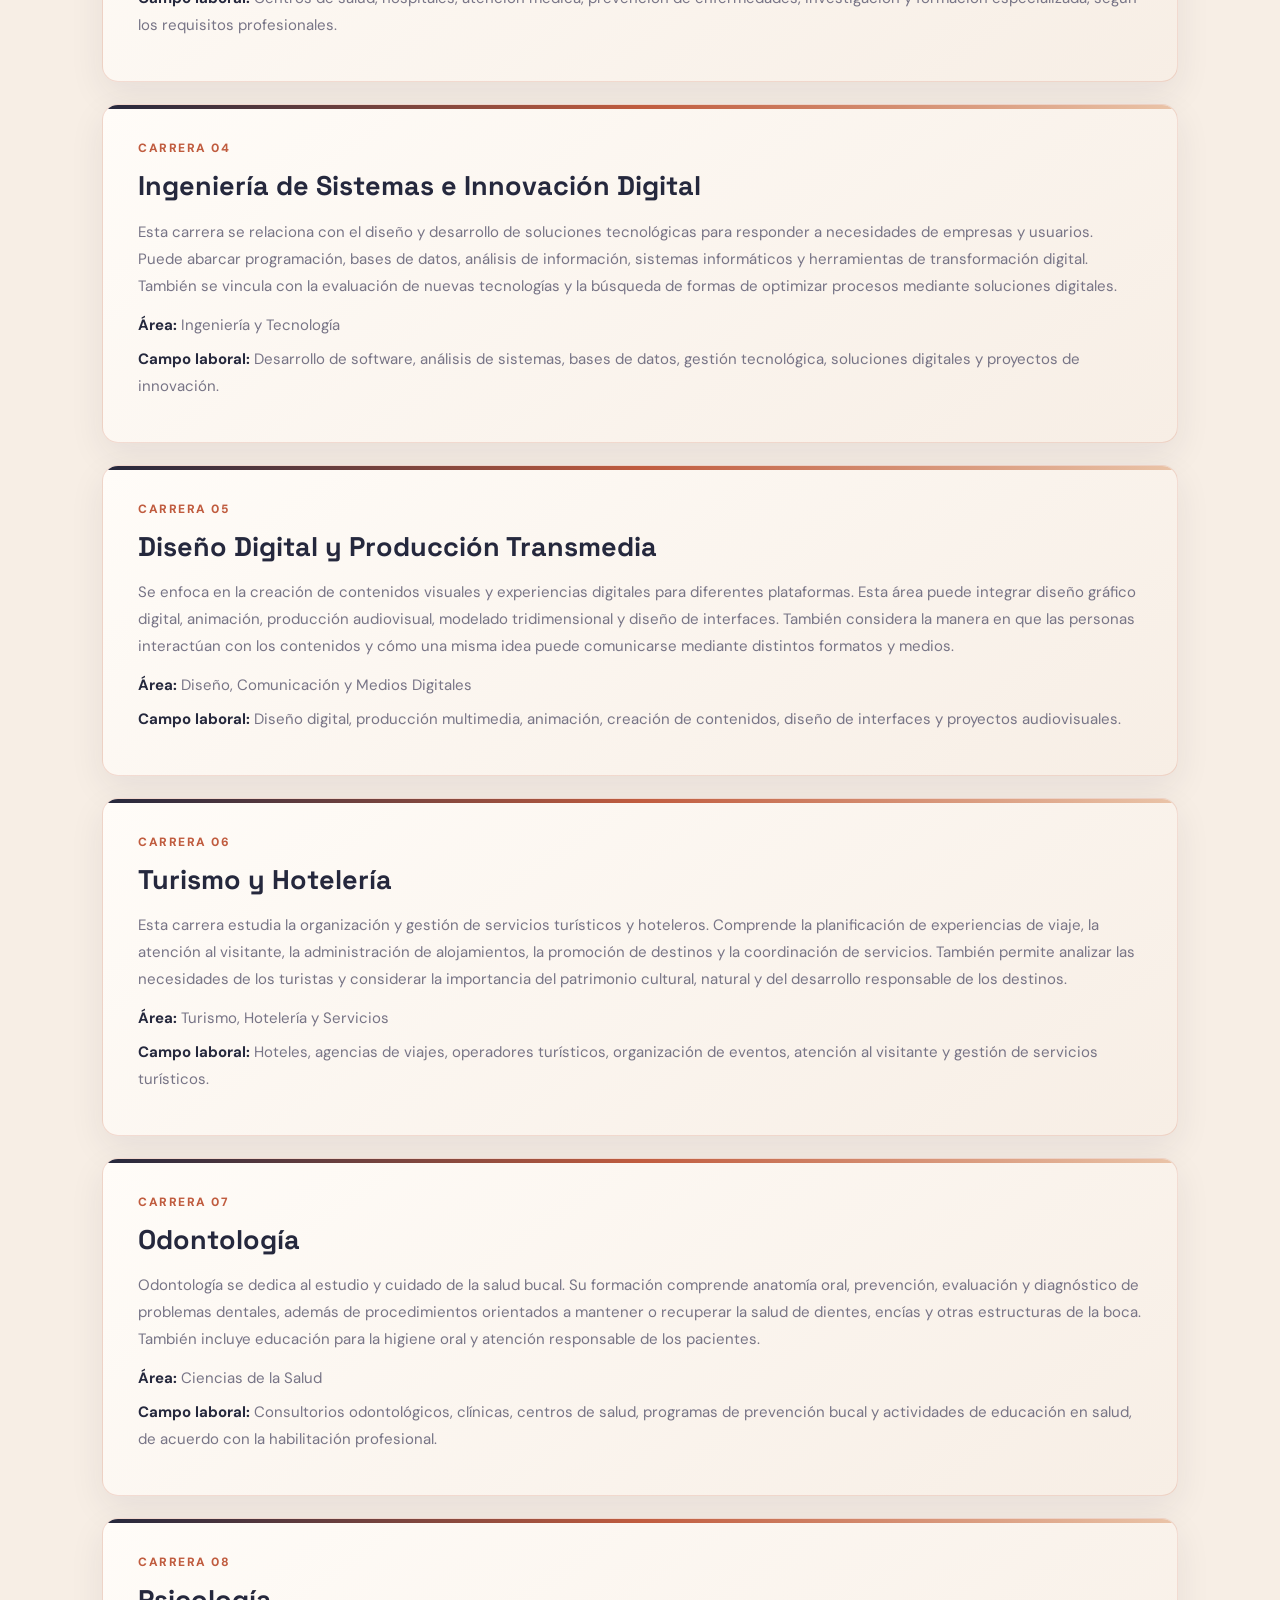
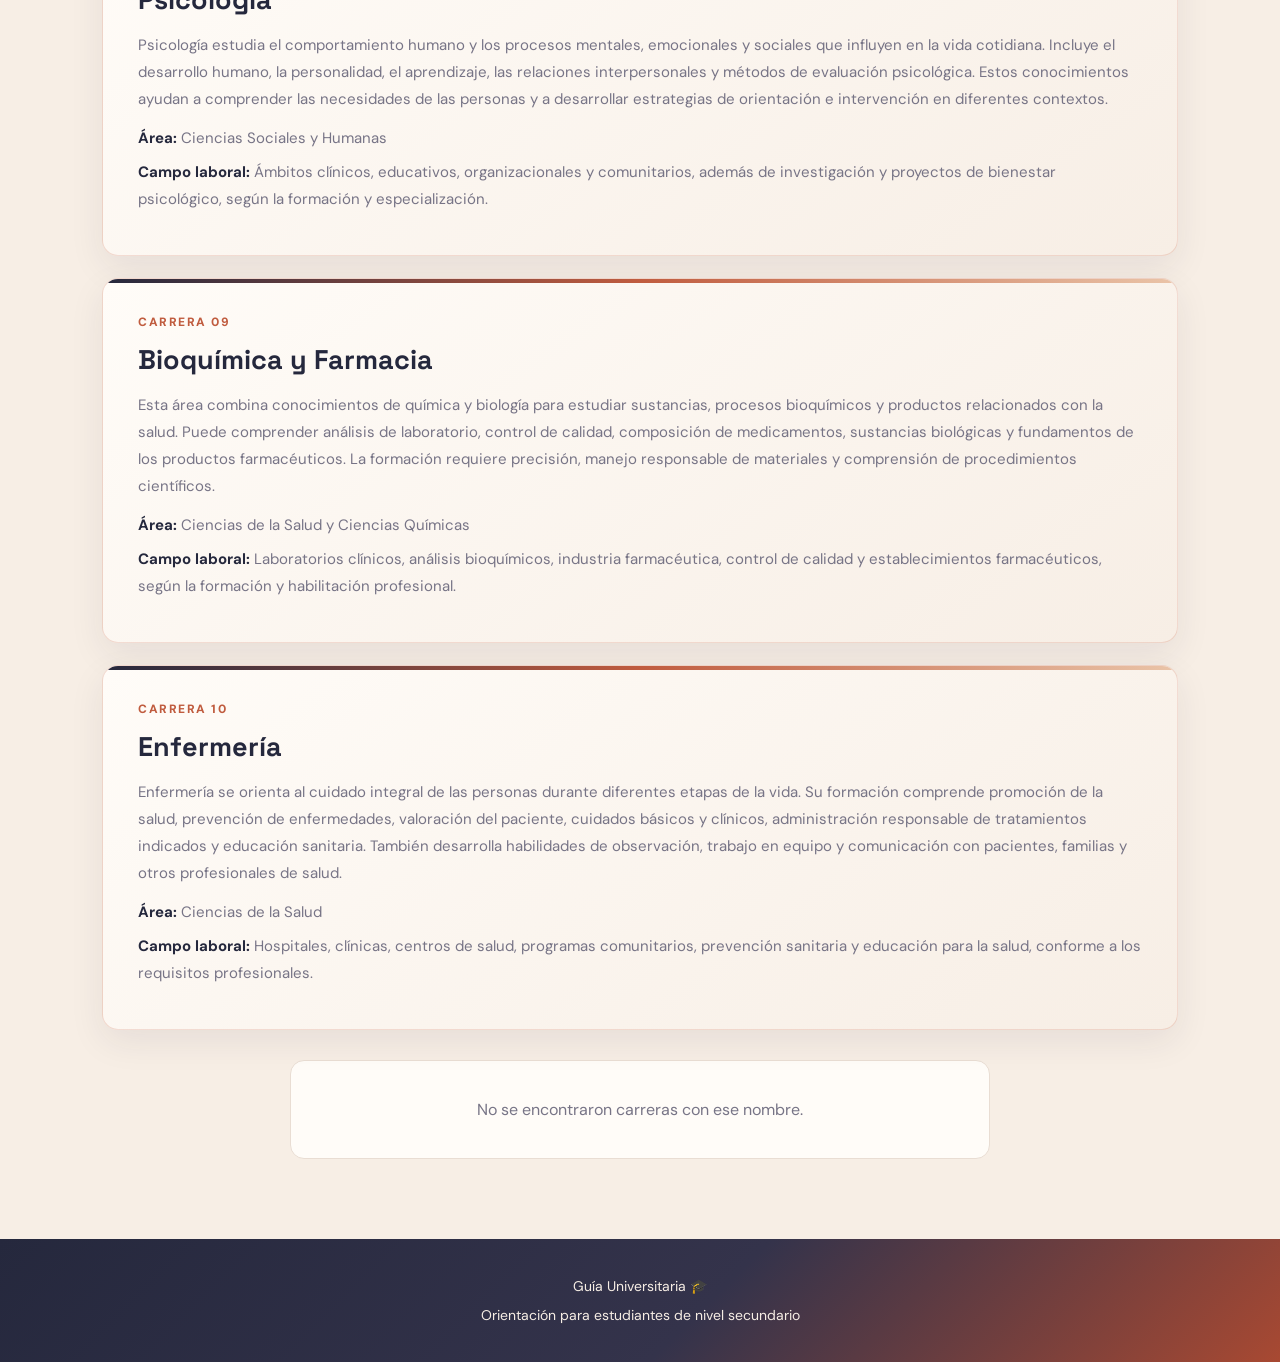
<file: sinfo/carreras/unifranz.html>
<!DOCTYPE html>
<html lang="es">

<head>
    <meta charset="UTF-8">
    <meta name="viewport" content="width=device-width, initial-scale=1.0">
    <title>UNIFRANZ - Carreras</title>
    <link rel="stylesheet" href="carreras.css">

    <link rel="preconnect" href="https://fonts.googleapis.com">
    <link rel="preconnect" href="https://fonts.gstatic.com" crossorigin>
    <link href="https://fonts.googleapis.com/css2?family=DM+Sans:wght@400;500;600;700;800&family=Space+Grotesk:wght@400;500;600;700&display=swap" rel="stylesheet">
</head>

<body>

<header class="encabezado">

       <div class="logo">
        <a href="../../index.html" class="logo">
            <img src="../Graduation cap.png" alt="Logo de Guía Universitaria" class="imagen-gorrito">
            <span>Guía Universitaria</span>
        </a>
    </div>

    <input type="checkbox" id="menu-toggle">
    <label for="menu-toggle" class="boton-menu">☰</label>

    <nav class="menu">
        <a href="../index.html">Inicio</a>
        <a href="../universidades.html">Universidades</a>
        <a href="../carreras.html">Carreras</a>
        <a href="../test/test.html">Test vocacional</a>
    </nav>

</header>

<section class="encabezado-carreras">

    <div class="contenido-carreras">
        <span class="etiqueta">UNIVERSIDAD PRIVADA FRANZ TAMAYO</span>

        <h1>Carreras de UNIFRANZ</h1>

        <p class="descripcion">
            Conoce las carreras universitarias, sus principales áreas
            de formación y los posibles campos profesionales relacionados
            con tus intereses y objetivos.
        </p>
    </div>

</section>

<section class="seccion-buscador">

    <input
        type="text"
        id="buscador-carreras"
        placeholder="Buscar una carrera..."
        aria-label="Buscar una carrera">

</section>

<section class="seccion-carreras">

    <div class="contenedor-carreras">

        <article class="carrera-card">
            <div class="informacion-carrera">

                <span class="numero">CARRERA 01</span>

                <h2>Negocios y Gestión Empresarial</h2>

                <p>
                    Esta área de formación se relaciona con la administración
                    y dirección de empresas, la planificación de actividades
                    y la gestión de recursos. Comprende el análisis del
                    funcionamiento de las organizaciones, la toma de decisiones,
                    el liderazgo de equipos y la evaluación de oportunidades
                    para mejorar los resultados empresariales. También permite
                    comprender cómo se organizan los procesos y se desarrollan
                    estrategias para alcanzar objetivos.
                </p>

                <p class="dato-carrera">
                    <strong>Área:</strong> Ciencias Económicas y Empresariales
                </p>

                <p class="dato-carrera">
                    <strong>Campo laboral:</strong> Administración, gestión
                    de proyectos, recursos humanos, planificación empresarial,
                    emprendimiento y coordinación de operaciones.
                </p>

            </div>
        </article>

        <article class="carrera-card">
            <div class="informacion-carrera">

                <span class="numero">CARRERA 02</span>

                <h2>Derecho</h2>

                <p>
                    Derecho estudia las normas jurídicas que organizan la
                    convivencia social y regulan las relaciones entre
                    personas, empresas e instituciones. Durante la formación
                    se desarrollan conocimientos sobre legislación, derechos
                    fundamentales, interpretación de normas, argumentación
                    jurídica y procedimientos para abordar conflictos.
                    También se fortalecen las habilidades de análisis,
                    investigación y comunicación necesarias para comprender
                    situaciones legales.
                </p>

                <p class="dato-carrera">
                    <strong>Área:</strong> Ciencias Jurídicas y Sociales
                </p>

                <p class="dato-carrera">
                    <strong>Campo laboral:</strong> Asesoría jurídica,
                    instituciones públicas, empresas privadas, organizaciones
                    sociales, investigación legal y ejercicio profesional,
                    conforme a los requisitos vigentes.
                </p>

            </div>
        </article>

        <article class="carrera-card">
            <div class="informacion-carrera">

                <span class="numero">CARRERA 03</span>

                <h2>Medicina</h2>

                <p>
                    Medicina se orienta al estudio del cuerpo humano, las
                    enfermedades y los métodos para prevenirlas, diagnosticarlas
                    y tratarlas. La formación comprende ciencias básicas,
                    evaluación clínica, atención de pacientes y fundamentos
                    de salud pública. También requiere desarrollar capacidad
                    de observación, razonamiento, responsabilidad y comunicación
                    para participar en el cuidado de la salud de las personas.
                </p>

                <p class="dato-carrera">
                    <strong>Área:</strong> Ciencias de la Salud
                </p>

                <p class="dato-carrera">
                    <strong>Campo laboral:</strong> Centros de salud,
                    hospitales, atención médica, prevención de enfermedades,
                    investigación y formación especializada, según los
                    requisitos profesionales.
                </p>

            </div>
        </article>

        <article class="carrera-card">
            <div class="informacion-carrera">

                <span class="numero">CARRERA 04</span>

                <h2>Ingeniería de Sistemas e Innovación Digital</h2>

                <p>
                    Esta carrera se relaciona con el diseño y desarrollo
                    de soluciones tecnológicas para responder a necesidades
                    de empresas y usuarios. Puede abarcar programación,
                    bases de datos, análisis de información, sistemas
                    informáticos y herramientas de transformación digital.
                    También se vincula con la evaluación de nuevas tecnologías
                    y la búsqueda de formas de optimizar procesos mediante
                    soluciones digitales.
                </p>

                <p class="dato-carrera">
                    <strong>Área:</strong> Ingeniería y Tecnología
                </p>

                <p class="dato-carrera">
                    <strong>Campo laboral:</strong> Desarrollo de software,
                    análisis de sistemas, bases de datos, gestión tecnológica,
                    soluciones digitales y proyectos de innovación.
                </p>

            </div>
        </article>

        <article class="carrera-card">
            <div class="informacion-carrera">

                <span class="numero">CARRERA 05</span>

                <h2>Diseño Digital y Producción Transmedia</h2>

                <p>
                    Se enfoca en la creación de contenidos visuales y
                    experiencias digitales para diferentes plataformas.
                    Esta área puede integrar diseño gráfico digital,
                    animación, producción audiovisual, modelado tridimensional
                    y diseño de interfaces. También considera la manera en
                    que las personas interactúan con los contenidos y cómo
                    una misma idea puede comunicarse mediante distintos
                    formatos y medios.
                </p>

                <p class="dato-carrera">
                    <strong>Área:</strong> Diseño, Comunicación y Medios Digitales
                </p>

                <p class="dato-carrera">
                    <strong>Campo laboral:</strong> Diseño digital, producción
                    multimedia, animación, creación de contenidos, diseño
                    de interfaces y proyectos audiovisuales.
                </p>

            </div>
        </article>

        <article class="carrera-card">
            <div class="informacion-carrera">

                <span class="numero">CARRERA 06</span>

                <h2>Turismo y Hotelería</h2>

                <p>
                    Esta carrera estudia la organización y gestión de
                    servicios turísticos y hoteleros. Comprende la
                    planificación de experiencias de viaje, la atención
                    al visitante, la administración de alojamientos,
                    la promoción de destinos y la coordinación de servicios.
                    También permite analizar las necesidades de los turistas
                    y considerar la importancia del patrimonio cultural,
                    natural y del desarrollo responsable de los destinos.
                </p>

                <p class="dato-carrera">
                    <strong>Área:</strong> Turismo, Hotelería y Servicios
                </p>

                <p class="dato-carrera">
                    <strong>Campo laboral:</strong> Hoteles, agencias de
                    viajes, operadores turísticos, organización de eventos,
                    atención al visitante y gestión de servicios turísticos.
                </p>

            </div>
        </article>

        <article class="carrera-card">
            <div class="informacion-carrera">

                <span class="numero">CARRERA 07</span>

                <h2>Odontología</h2>

                <p>
                    Odontología se dedica al estudio y cuidado de la salud
                    bucal. Su formación comprende anatomía oral, prevención,
                    evaluación y diagnóstico de problemas dentales, además
                    de procedimientos orientados a mantener o recuperar
                    la salud de dientes, encías y otras estructuras de la
                    boca. También incluye educación para la higiene oral
                    y atención responsable de los pacientes.
                </p>

                <p class="dato-carrera">
                    <strong>Área:</strong> Ciencias de la Salud
                </p>

                <p class="dato-carrera">
                    <strong>Campo laboral:</strong> Consultorios odontológicos,
                    clínicas, centros de salud, programas de prevención bucal
                    y actividades de educación en salud, de acuerdo con la
                    habilitación profesional.
                </p>

            </div>
        </article>

        <article class="carrera-card">
            <div class="informacion-carrera">

                <span class="numero">CARRERA 08</span>

                <h2>Psicología</h2>

                <p>
                    Psicología estudia el comportamiento humano y los procesos
                    mentales, emocionales y sociales que influyen en la vida
                    cotidiana. Incluye el desarrollo humano, la personalidad,
                    el aprendizaje, las relaciones interpersonales y métodos
                    de evaluación psicológica. Estos conocimientos ayudan
                    a comprender las necesidades de las personas y a
                    desarrollar estrategias de orientación e intervención
                    en diferentes contextos.
                </p>

                <p class="dato-carrera">
                    <strong>Área:</strong> Ciencias Sociales y Humanas
                </p>

                <p class="dato-carrera">
                    <strong>Campo laboral:</strong> Ámbitos clínicos,
                    educativos, organizacionales y comunitarios, además
                    de investigación y proyectos de bienestar psicológico,
                    según la formación y especialización.
                </p>

            </div>
        </article>

        <article class="carrera-card">
            <div class="informacion-carrera">

                <span class="numero">CARRERA 09</span>

                <h2>Bioquímica y Farmacia</h2>

                <p>
                    Esta área combina conocimientos de química y biología
                    para estudiar sustancias, procesos bioquímicos y
                    productos relacionados con la salud. Puede comprender
                    análisis de laboratorio, control de calidad, composición
                    de medicamentos, sustancias biológicas y fundamentos
                    de los productos farmacéuticos. La formación requiere
                    precisión, manejo responsable de materiales y comprensión
                    de procedimientos científicos.
                </p>

                <p class="dato-carrera">
                    <strong>Área:</strong> Ciencias de la Salud y Ciencias Químicas
                </p>

                <p class="dato-carrera">
                    <strong>Campo laboral:</strong> Laboratorios clínicos,
                    análisis bioquímicos, industria farmacéutica, control
                    de calidad y establecimientos farmacéuticos, según
                    la formación y habilitación profesional.
                </p>

            </div>
        </article>

        <article class="carrera-card">
            <div class="informacion-carrera">

                <span class="numero">CARRERA 10</span>

                <h2>Enfermería</h2>

                <p>
                    Enfermería se orienta al cuidado integral de las personas
                    durante diferentes etapas de la vida. Su formación
                    comprende promoción de la salud, prevención de enfermedades,
                    valoración del paciente, cuidados básicos y clínicos,
                    administración responsable de tratamientos indicados
                    y educación sanitaria. También desarrolla habilidades
                    de observación, trabajo en equipo y comunicación con
                    pacientes, familias y otros profesionales de salud.
                </p>

                <p class="dato-carrera">
                    <strong>Área:</strong> Ciencias de la Salud
                </p>

                <p class="dato-carrera">
                    <strong>Campo laboral:</strong> Hospitales, clínicas,
                    centros de salud, programas comunitarios, prevención
                    sanitaria y educación para la salud, conforme a los
                    requisitos profesionales.
                </p>

            </div>
        </article>

    </div>

    <p id="sin-resultados">
        No se encontraron carreras con ese nombre.
    </p>

</section>

<footer>

    <p>Guía Universitaria 🎓</p>

    <p>Orientación para estudiantes de nivel secundario</p>

</footer>

<script src="carreras.js"></script>

</body>
</html>
</file>
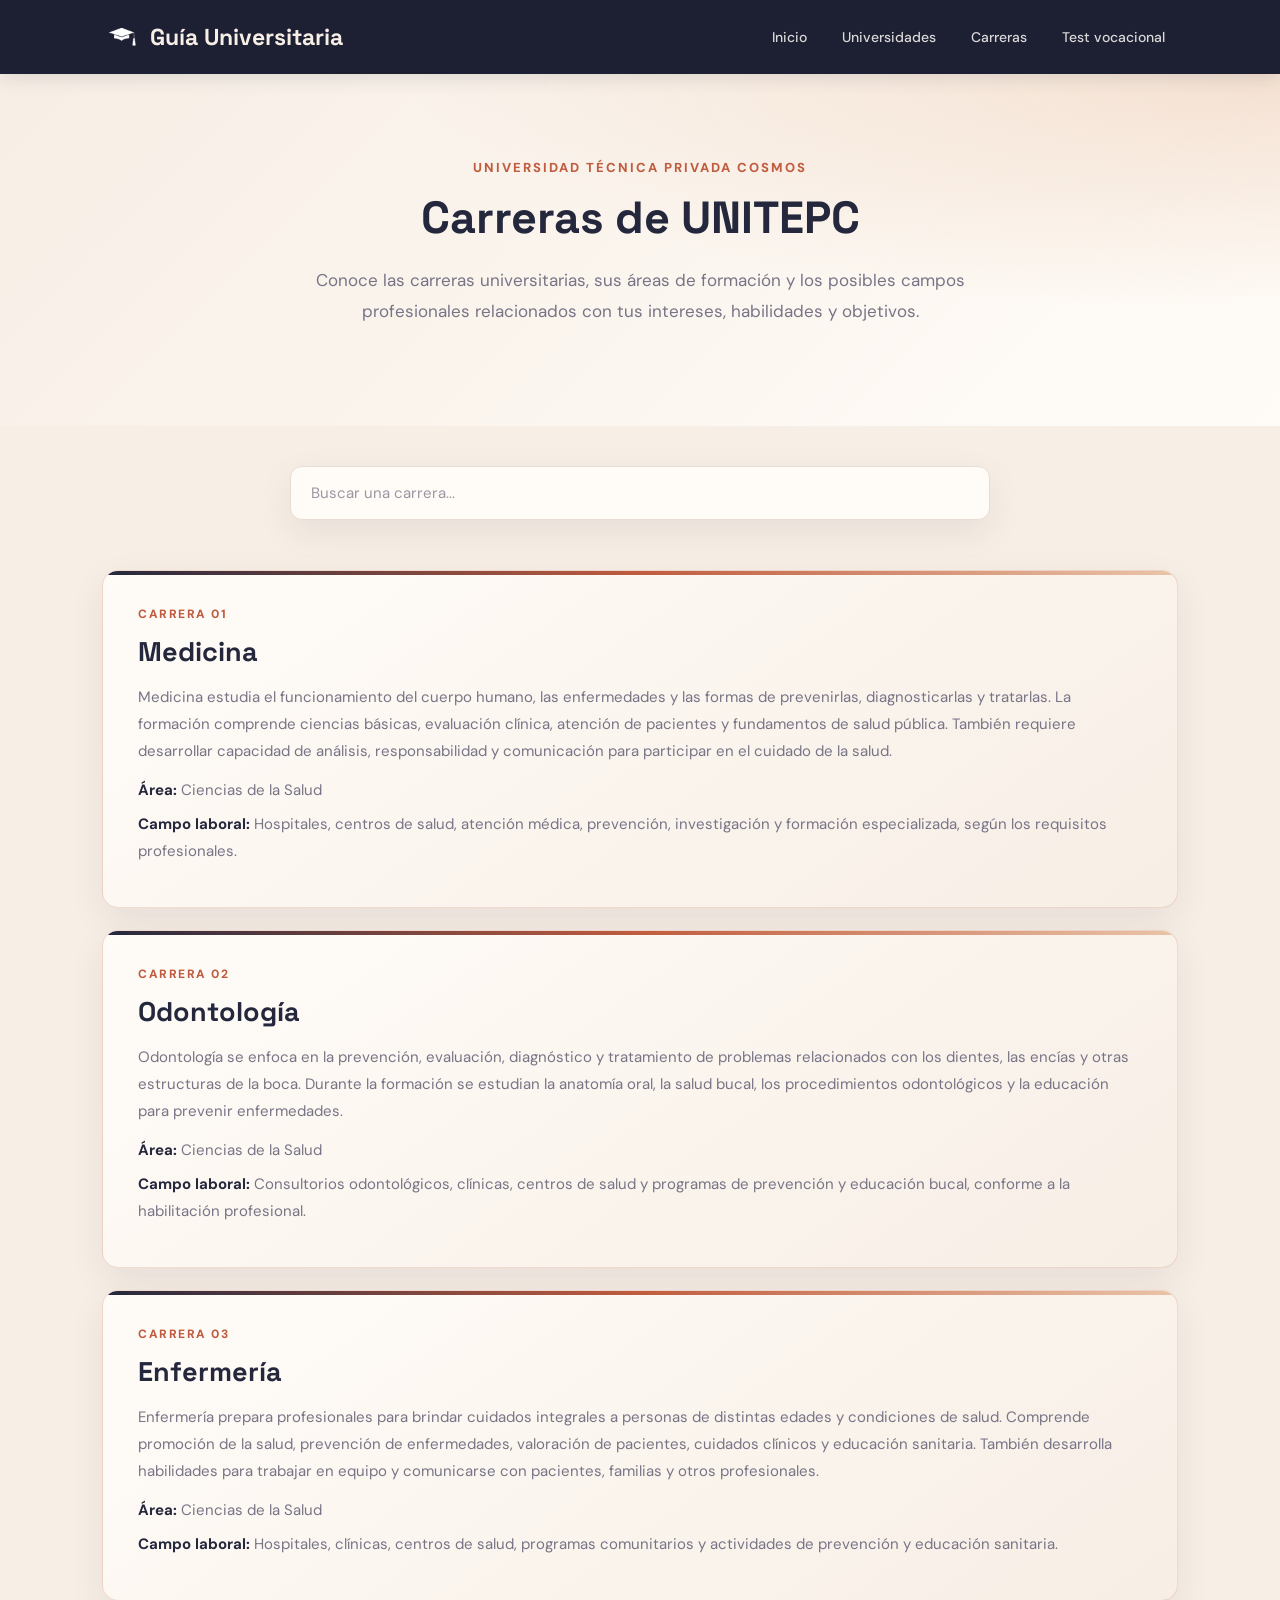
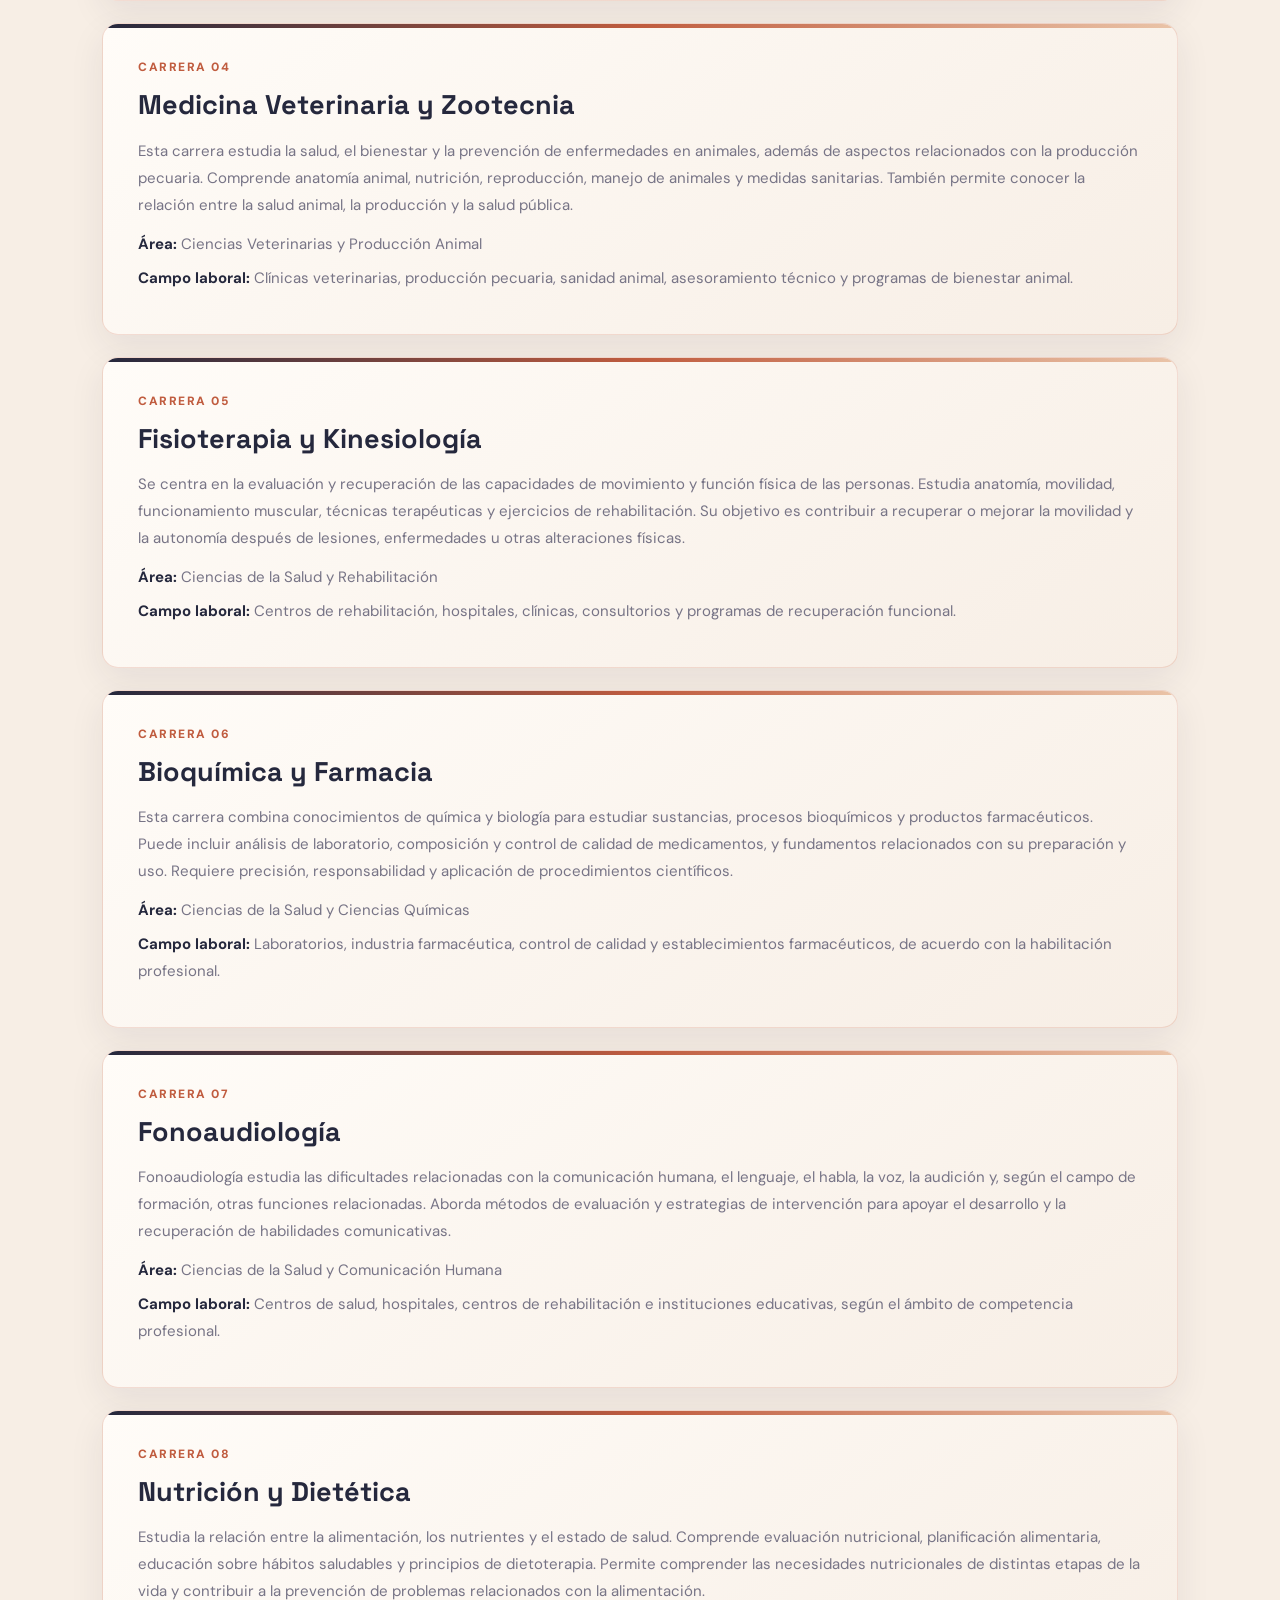
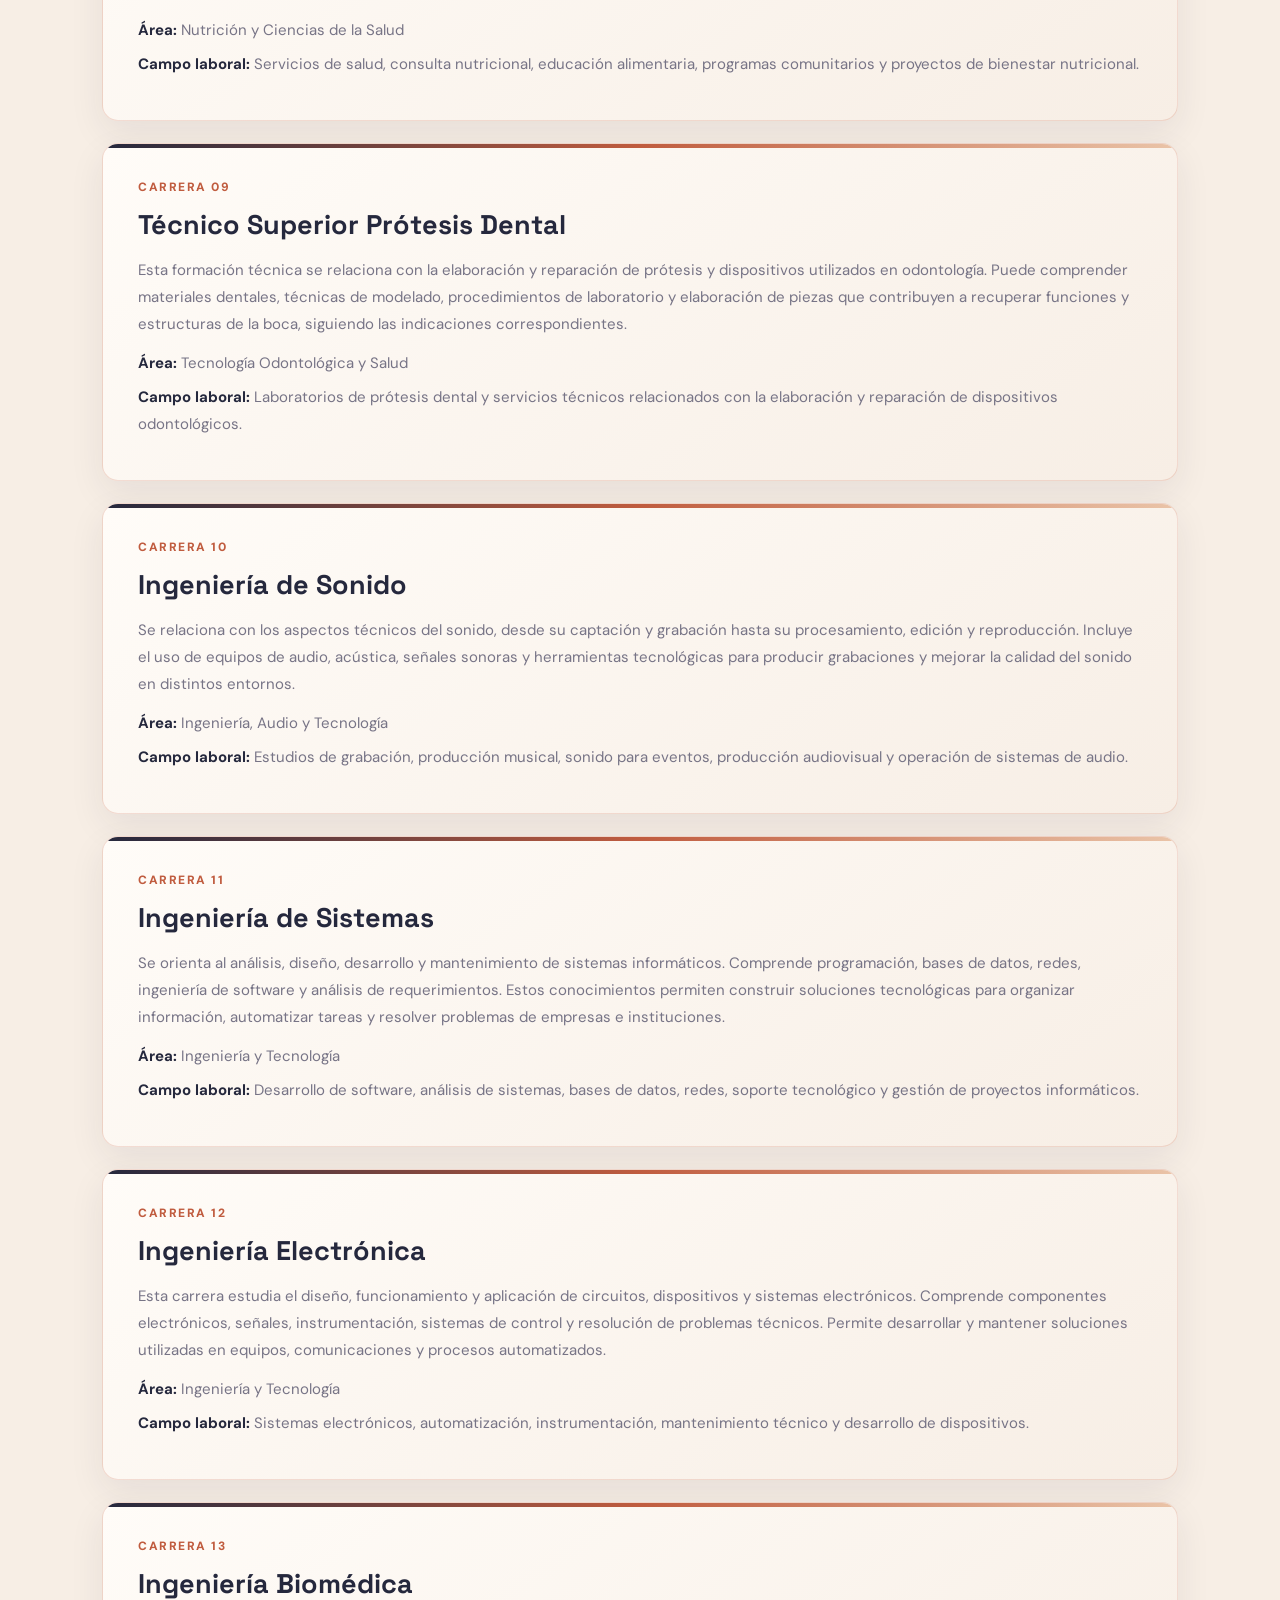
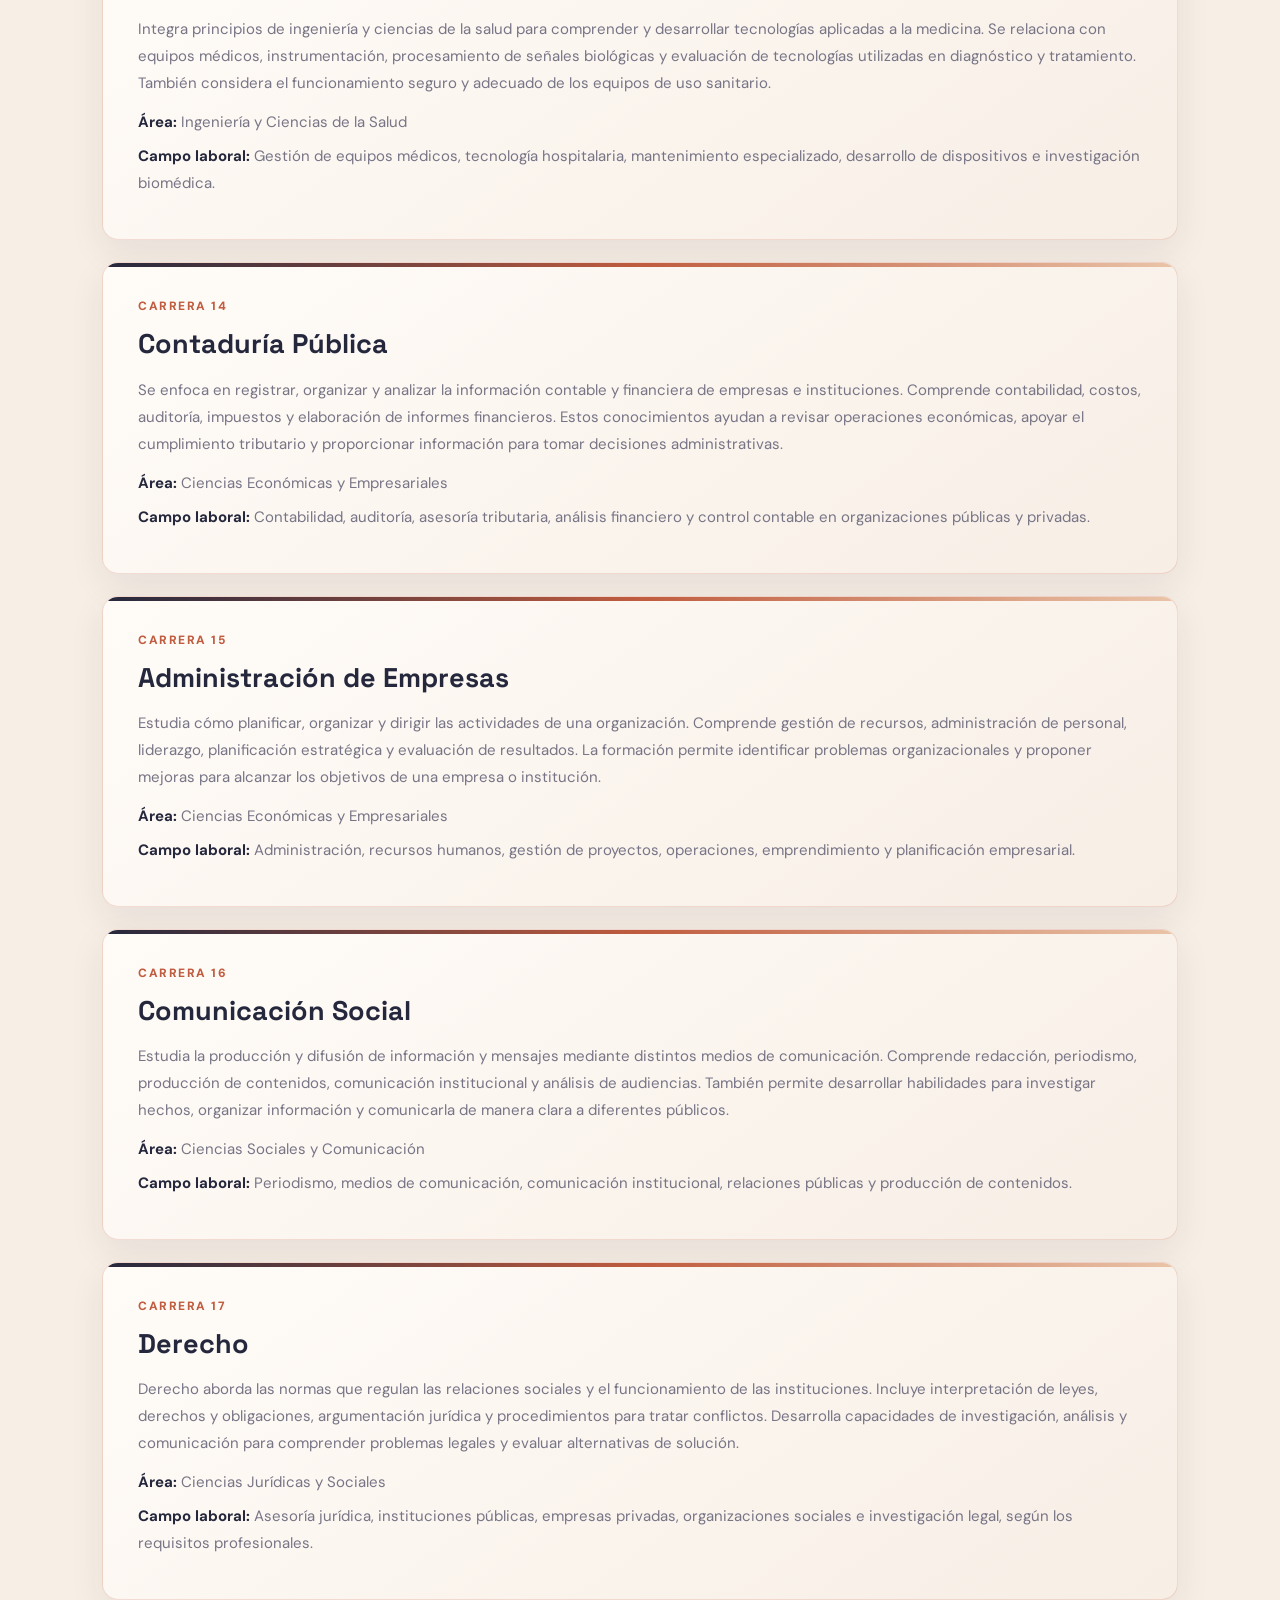
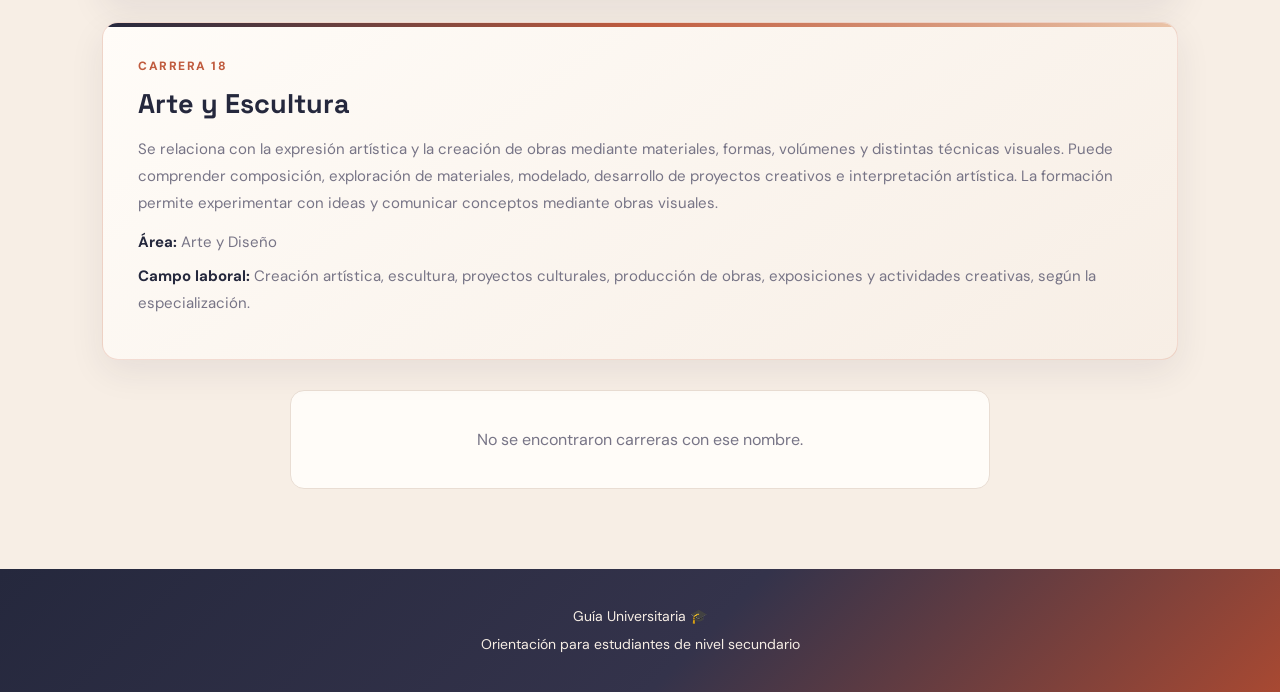
<file: sinfo/carreras/unitepc.html>
<!DOCTYPE html>
<html lang="es">

<head>
    <meta charset="UTF-8">
    <meta name="viewport" content="width=device-width, initial-scale=1.0">
    <title>UNITEPC - Carreras</title>
    <link rel="stylesheet" href="carreras.css">

    <link rel="preconnect" href="https://fonts.googleapis.com">
    <link rel="preconnect" href="https://fonts.gstatic.com" crossorigin>
    <link href="https://fonts.googleapis.com/css2?family=DM+Sans:wght@400;500;600;700;800&family=Space+Grotesk:wght@400;500;600;700&display=swap" rel="stylesheet">
</head>

<body>

<header class="encabezado">

      <div class="logo">
        <a href="../../index.html" class="logo">
            <img src="../Graduation cap.png" alt="Logo de Guía Universitaria" class="imagen-gorrito">
            <span>Guía Universitaria</span>
        </a>
    </div>
    <input type="checkbox" id="menu-toggle">
    <label for="menu-toggle" class="boton-menu">☰</label>

    <nav class="menu">
        <a href="../index.html">Inicio</a>
        <a href="../universidades.html">Universidades</a>
        <a href="../carreras.html">Carreras</a>
        <a href="../test.html">Test vocacional</a>
    </nav>

</header>

<section class="encabezado-carreras">

    <div class="contenido-carreras">

        <span class="etiqueta">UNIVERSIDAD TÉCNICA PRIVADA COSMOS</span>

        <h1>Carreras de UNITEPC</h1>

        <p class="descripcion">
            Conoce las carreras universitarias, sus áreas de formación
            y los posibles campos profesionales relacionados con tus
            intereses, habilidades y objetivos.
        </p>

    </div>

</section>

<section class="seccion-buscador">

    <input
        type="text"
        id="buscador-carreras"
        placeholder="Buscar una carrera..."
        aria-label="Buscar una carrera">

</section>

<section class="seccion-carreras">

    <div class="contenedor-carreras">

        <article class="carrera-card">
            <div class="informacion-carrera">
                <span class="numero">CARRERA 01</span>
                <h2>Medicina</h2>
                <p>
                    Medicina estudia el funcionamiento del cuerpo humano,
                    las enfermedades y las formas de prevenirlas,
                    diagnosticarlas y tratarlas. La formación comprende
                    ciencias básicas, evaluación clínica, atención de
                    pacientes y fundamentos de salud pública. También
                    requiere desarrollar capacidad de análisis,
                    responsabilidad y comunicación para participar en
                    el cuidado de la salud.
                </p>
                <p class="dato-carrera"><strong>Área:</strong> Ciencias de la Salud</p>
                <p class="dato-carrera"><strong>Campo laboral:</strong> Hospitales, centros de salud, atención médica, prevención, investigación y formación especializada, según los requisitos profesionales.</p>
            </div>
        </article>

        <article class="carrera-card">
            <div class="informacion-carrera">
                <span class="numero">CARRERA 02</span>
                <h2>Odontología</h2>
                <p>
                    Odontología se enfoca en la prevención, evaluación,
                    diagnóstico y tratamiento de problemas relacionados
                    con los dientes, las encías y otras estructuras de la
                    boca. Durante la formación se estudian la anatomía
                    oral, la salud bucal, los procedimientos odontológicos
                    y la educación para prevenir enfermedades.
                </p>
                <p class="dato-carrera"><strong>Área:</strong> Ciencias de la Salud</p>
                <p class="dato-carrera"><strong>Campo laboral:</strong> Consultorios odontológicos, clínicas, centros de salud y programas de prevención y educación bucal, conforme a la habilitación profesional.</p>
            </div>
        </article>

        <article class="carrera-card">
            <div class="informacion-carrera">
                <span class="numero">CARRERA 03</span>
                <h2>Enfermería</h2>
                <p>
                    Enfermería prepara profesionales para brindar cuidados
                    integrales a personas de distintas edades y condiciones
                    de salud. Comprende promoción de la salud, prevención
                    de enfermedades, valoración de pacientes, cuidados
                    clínicos y educación sanitaria. También desarrolla
                    habilidades para trabajar en equipo y comunicarse
                    con pacientes, familias y otros profesionales.
                </p>
                <p class="dato-carrera"><strong>Área:</strong> Ciencias de la Salud</p>
                <p class="dato-carrera"><strong>Campo laboral:</strong> Hospitales, clínicas, centros de salud, programas comunitarios y actividades de prevención y educación sanitaria.</p>
            </div>
        </article>

        <article class="carrera-card">
            <div class="informacion-carrera">
                <span class="numero">CARRERA 04</span>
                <h2>Medicina Veterinaria y Zootecnia</h2>
                <p>
                    Esta carrera estudia la salud, el bienestar y la
                    prevención de enfermedades en animales, además de
                    aspectos relacionados con la producción pecuaria.
                    Comprende anatomía animal, nutrición, reproducción,
                    manejo de animales y medidas sanitarias. También
                    permite conocer la relación entre la salud animal,
                    la producción y la salud pública.
                </p>
                <p class="dato-carrera"><strong>Área:</strong> Ciencias Veterinarias y Producción Animal</p>
                <p class="dato-carrera"><strong>Campo laboral:</strong> Clínicas veterinarias, producción pecuaria, sanidad animal, asesoramiento técnico y programas de bienestar animal.</p>
            </div>
        </article>

        <article class="carrera-card">
            <div class="informacion-carrera">
                <span class="numero">CARRERA 05</span>
                <h2>Fisioterapia y Kinesiología</h2>
                <p>
                    Se centra en la evaluación y recuperación de las
                    capacidades de movimiento y función física de las
                    personas. Estudia anatomía, movilidad, funcionamiento
                    muscular, técnicas terapéuticas y ejercicios de
                    rehabilitación. Su objetivo es contribuir a recuperar
                    o mejorar la movilidad y la autonomía después de
                    lesiones, enfermedades u otras alteraciones físicas.
                </p>
                <p class="dato-carrera"><strong>Área:</strong> Ciencias de la Salud y Rehabilitación</p>
                <p class="dato-carrera"><strong>Campo laboral:</strong> Centros de rehabilitación, hospitales, clínicas, consultorios y programas de recuperación funcional.</p>
            </div>
        </article>

        <article class="carrera-card">
            <div class="informacion-carrera">
                <span class="numero">CARRERA 06</span>
                <h2>Bioquímica y Farmacia</h2>
                <p>
                    Esta carrera combina conocimientos de química y biología
                    para estudiar sustancias, procesos bioquímicos y
                    productos farmacéuticos. Puede incluir análisis de
                    laboratorio, composición y control de calidad de
                    medicamentos, y fundamentos relacionados con su
                    preparación y uso. Requiere precisión, responsabilidad
                    y aplicación de procedimientos científicos.
                </p>
                <p class="dato-carrera"><strong>Área:</strong> Ciencias de la Salud y Ciencias Químicas</p>
                <p class="dato-carrera"><strong>Campo laboral:</strong> Laboratorios, industria farmacéutica, control de calidad y establecimientos farmacéuticos, de acuerdo con la habilitación profesional.</p>
            </div>
        </article>

        <article class="carrera-card">
            <div class="informacion-carrera">
                <span class="numero">CARRERA 07</span>
                <h2>Fonoaudiología</h2>
                <p>
                    Fonoaudiología estudia las dificultades relacionadas
                    con la comunicación humana, el lenguaje, el habla,
                    la voz, la audición y, según el campo de formación,
                    otras funciones relacionadas. Aborda métodos de
                    evaluación y estrategias de intervención para apoyar
                    el desarrollo y la recuperación de habilidades
                    comunicativas.
                </p>
                <p class="dato-carrera"><strong>Área:</strong> Ciencias de la Salud y Comunicación Humana</p>
                <p class="dato-carrera"><strong>Campo laboral:</strong> Centros de salud, hospitales, centros de rehabilitación e instituciones educativas, según el ámbito de competencia profesional.</p>
            </div>
        </article>

        <article class="carrera-card">
            <div class="informacion-carrera">
                <span class="numero">CARRERA 08</span>
                <h2>Nutrición y Dietética</h2>
                <p>
                    Estudia la relación entre la alimentación, los nutrientes
                    y el estado de salud. Comprende evaluación nutricional,
                    planificación alimentaria, educación sobre hábitos
                    saludables y principios de dietoterapia. Permite
                    comprender las necesidades nutricionales de distintas
                    etapas de la vida y contribuir a la prevención de
                    problemas relacionados con la alimentación.
                </p>
                <p class="dato-carrera"><strong>Área:</strong> Nutrición y Ciencias de la Salud</p>
                <p class="dato-carrera"><strong>Campo laboral:</strong> Servicios de salud, consulta nutricional, educación alimentaria, programas comunitarios y proyectos de bienestar nutricional.</p>
            </div>
        </article>

        <article class="carrera-card">
            <div class="informacion-carrera">
                <span class="numero">CARRERA 09</span>
                <h2>Técnico Superior Prótesis Dental</h2>
                <p>
                    Esta formación técnica se relaciona con la elaboración
                    y reparación de prótesis y dispositivos utilizados
                    en odontología. Puede comprender materiales dentales,
                    técnicas de modelado, procedimientos de laboratorio
                    y elaboración de piezas que contribuyen a recuperar
                    funciones y estructuras de la boca, siguiendo las
                    indicaciones correspondientes.
                </p>
                <p class="dato-carrera"><strong>Área:</strong> Tecnología Odontológica y Salud</p>
                <p class="dato-carrera"><strong>Campo laboral:</strong> Laboratorios de prótesis dental y servicios técnicos relacionados con la elaboración y reparación de dispositivos odontológicos.</p>
            </div>
        </article>

        <article class="carrera-card">
            <div class="informacion-carrera">
                <span class="numero">CARRERA 10</span>
                <h2>Ingeniería de Sonido</h2>
                <p>
                    Se relaciona con los aspectos técnicos del sonido,
                    desde su captación y grabación hasta su procesamiento,
                    edición y reproducción. Incluye el uso de equipos
                    de audio, acústica, señales sonoras y herramientas
                    tecnológicas para producir grabaciones y mejorar
                    la calidad del sonido en distintos entornos.
                </p>
                <p class="dato-carrera"><strong>Área:</strong> Ingeniería, Audio y Tecnología</p>
                <p class="dato-carrera"><strong>Campo laboral:</strong> Estudios de grabación, producción musical, sonido para eventos, producción audiovisual y operación de sistemas de audio.</p>
            </div>
        </article>

        <article class="carrera-card">
            <div class="informacion-carrera">
                <span class="numero">CARRERA 11</span>
                <h2>Ingeniería de Sistemas</h2>
                <p>
                    Se orienta al análisis, diseño, desarrollo y mantenimiento
                    de sistemas informáticos. Comprende programación,
                    bases de datos, redes, ingeniería de software y
                    análisis de requerimientos. Estos conocimientos
                    permiten construir soluciones tecnológicas para
                    organizar información, automatizar tareas y resolver
                    problemas de empresas e instituciones.
                </p>
                <p class="dato-carrera"><strong>Área:</strong> Ingeniería y Tecnología</p>
                <p class="dato-carrera"><strong>Campo laboral:</strong> Desarrollo de software, análisis de sistemas, bases de datos, redes, soporte tecnológico y gestión de proyectos informáticos.</p>
            </div>
        </article>

        <article class="carrera-card">
            <div class="informacion-carrera">
                <span class="numero">CARRERA 12</span>
                <h2>Ingeniería Electrónica</h2>
                <p>
                    Esta carrera estudia el diseño, funcionamiento y
                    aplicación de circuitos, dispositivos y sistemas
                    electrónicos. Comprende componentes electrónicos,
                    señales, instrumentación, sistemas de control y
                    resolución de problemas técnicos. Permite desarrollar
                    y mantener soluciones utilizadas en equipos,
                    comunicaciones y procesos automatizados.
                </p>
                <p class="dato-carrera"><strong>Área:</strong> Ingeniería y Tecnología</p>
                <p class="dato-carrera"><strong>Campo laboral:</strong> Sistemas electrónicos, automatización, instrumentación, mantenimiento técnico y desarrollo de dispositivos.</p>
            </div>
        </article>

        <article class="carrera-card">
            <div class="informacion-carrera">
                <span class="numero">CARRERA 13</span>
                <h2>Ingeniería Biomédica</h2>
                <p>
                    Integra principios de ingeniería y ciencias de la salud
                    para comprender y desarrollar tecnologías aplicadas
                    a la medicina. Se relaciona con equipos médicos,
                    instrumentación, procesamiento de señales biológicas
                    y evaluación de tecnologías utilizadas en diagnóstico
                    y tratamiento. También considera el funcionamiento
                    seguro y adecuado de los equipos de uso sanitario.
                </p>
                <p class="dato-carrera"><strong>Área:</strong> Ingeniería y Ciencias de la Salud</p>
                <p class="dato-carrera"><strong>Campo laboral:</strong> Gestión de equipos médicos, tecnología hospitalaria, mantenimiento especializado, desarrollo de dispositivos e investigación biomédica.</p>
            </div>
        </article>

        <article class="carrera-card">
            <div class="informacion-carrera">
                <span class="numero">CARRERA 14</span>
                <h2>Contaduría Pública</h2>
                <p>
                    Se enfoca en registrar, organizar y analizar la
                    información contable y financiera de empresas e
                    instituciones. Comprende contabilidad, costos,
                    auditoría, impuestos y elaboración de informes
                    financieros. Estos conocimientos ayudan a revisar
                    operaciones económicas, apoyar el cumplimiento
                    tributario y proporcionar información para tomar
                    decisiones administrativas.
                </p>
                <p class="dato-carrera"><strong>Área:</strong> Ciencias Económicas y Empresariales</p>
                <p class="dato-carrera"><strong>Campo laboral:</strong> Contabilidad, auditoría, asesoría tributaria, análisis financiero y control contable en organizaciones públicas y privadas.</p>
            </div>
        </article>

        <article class="carrera-card">
            <div class="informacion-carrera">
                <span class="numero">CARRERA 15</span>
                <h2>Administración de Empresas</h2>
                <p>
                    Estudia cómo planificar, organizar y dirigir las
                    actividades de una organización. Comprende gestión
                    de recursos, administración de personal, liderazgo,
                    planificación estratégica y evaluación de resultados.
                    La formación permite identificar problemas
                    organizacionales y proponer mejoras para alcanzar
                    los objetivos de una empresa o institución.
                </p>
                <p class="dato-carrera"><strong>Área:</strong> Ciencias Económicas y Empresariales</p>
                <p class="dato-carrera"><strong>Campo laboral:</strong> Administración, recursos humanos, gestión de proyectos, operaciones, emprendimiento y planificación empresarial.</p>
            </div>
        </article>

        <article class="carrera-card">
            <div class="informacion-carrera">
                <span class="numero">CARRERA 16</span>
                <h2>Comunicación Social</h2>
                <p>
                    Estudia la producción y difusión de información y
                    mensajes mediante distintos medios de comunicación.
                    Comprende redacción, periodismo, producción de
                    contenidos, comunicación institucional y análisis
                    de audiencias. También permite desarrollar habilidades
                    para investigar hechos, organizar información y
                    comunicarla de manera clara a diferentes públicos.
                </p>
                <p class="dato-carrera"><strong>Área:</strong> Ciencias Sociales y Comunicación</p>
                <p class="dato-carrera"><strong>Campo laboral:</strong> Periodismo, medios de comunicación, comunicación institucional, relaciones públicas y producción de contenidos.</p>
            </div>
        </article>

        <article class="carrera-card">
            <div class="informacion-carrera">
                <span class="numero">CARRERA 17</span>
                <h2>Derecho</h2>
                <p>
                    Derecho aborda las normas que regulan las relaciones
                    sociales y el funcionamiento de las instituciones.
                    Incluye interpretación de leyes, derechos y obligaciones,
                    argumentación jurídica y procedimientos para tratar
                    conflictos. Desarrolla capacidades de investigación,
                    análisis y comunicación para comprender problemas
                    legales y evaluar alternativas de solución.
                </p>
                <p class="dato-carrera"><strong>Área:</strong> Ciencias Jurídicas y Sociales</p>
                <p class="dato-carrera"><strong>Campo laboral:</strong> Asesoría jurídica, instituciones públicas, empresas privadas, organizaciones sociales e investigación legal, según los requisitos profesionales.</p>
            </div>
        </article>

        <article class="carrera-card">
            <div class="informacion-carrera">
                <span class="numero">CARRERA 18</span>
                <h2>Arte y Escultura</h2>
                <p>
                    Se relaciona con la expresión artística y la creación
                    de obras mediante materiales, formas, volúmenes y
                    distintas técnicas visuales. Puede comprender
                    composición, exploración de materiales, modelado,
                    desarrollo de proyectos creativos e interpretación
                    artística. La formación permite experimentar con
                    ideas y comunicar conceptos mediante obras visuales.
                </p>
                <p class="dato-carrera"><strong>Área:</strong> Arte y Diseño</p>
                <p class="dato-carrera"><strong>Campo laboral:</strong> Creación artística, escultura, proyectos culturales, producción de obras, exposiciones y actividades creativas, según la especialización.
                </p>
            </div>
        </article>

    </div>

    <p id="sin-resultados">
        No se encontraron carreras con ese nombre.
    </p>

</section>

<footer>

    <p>Guía Universitaria 🎓</p>
    <p>Orientación para estudiantes de nivel secundario</p>

</footer>

<script src="carreras.js"></script>

</body>
</html>
</file>
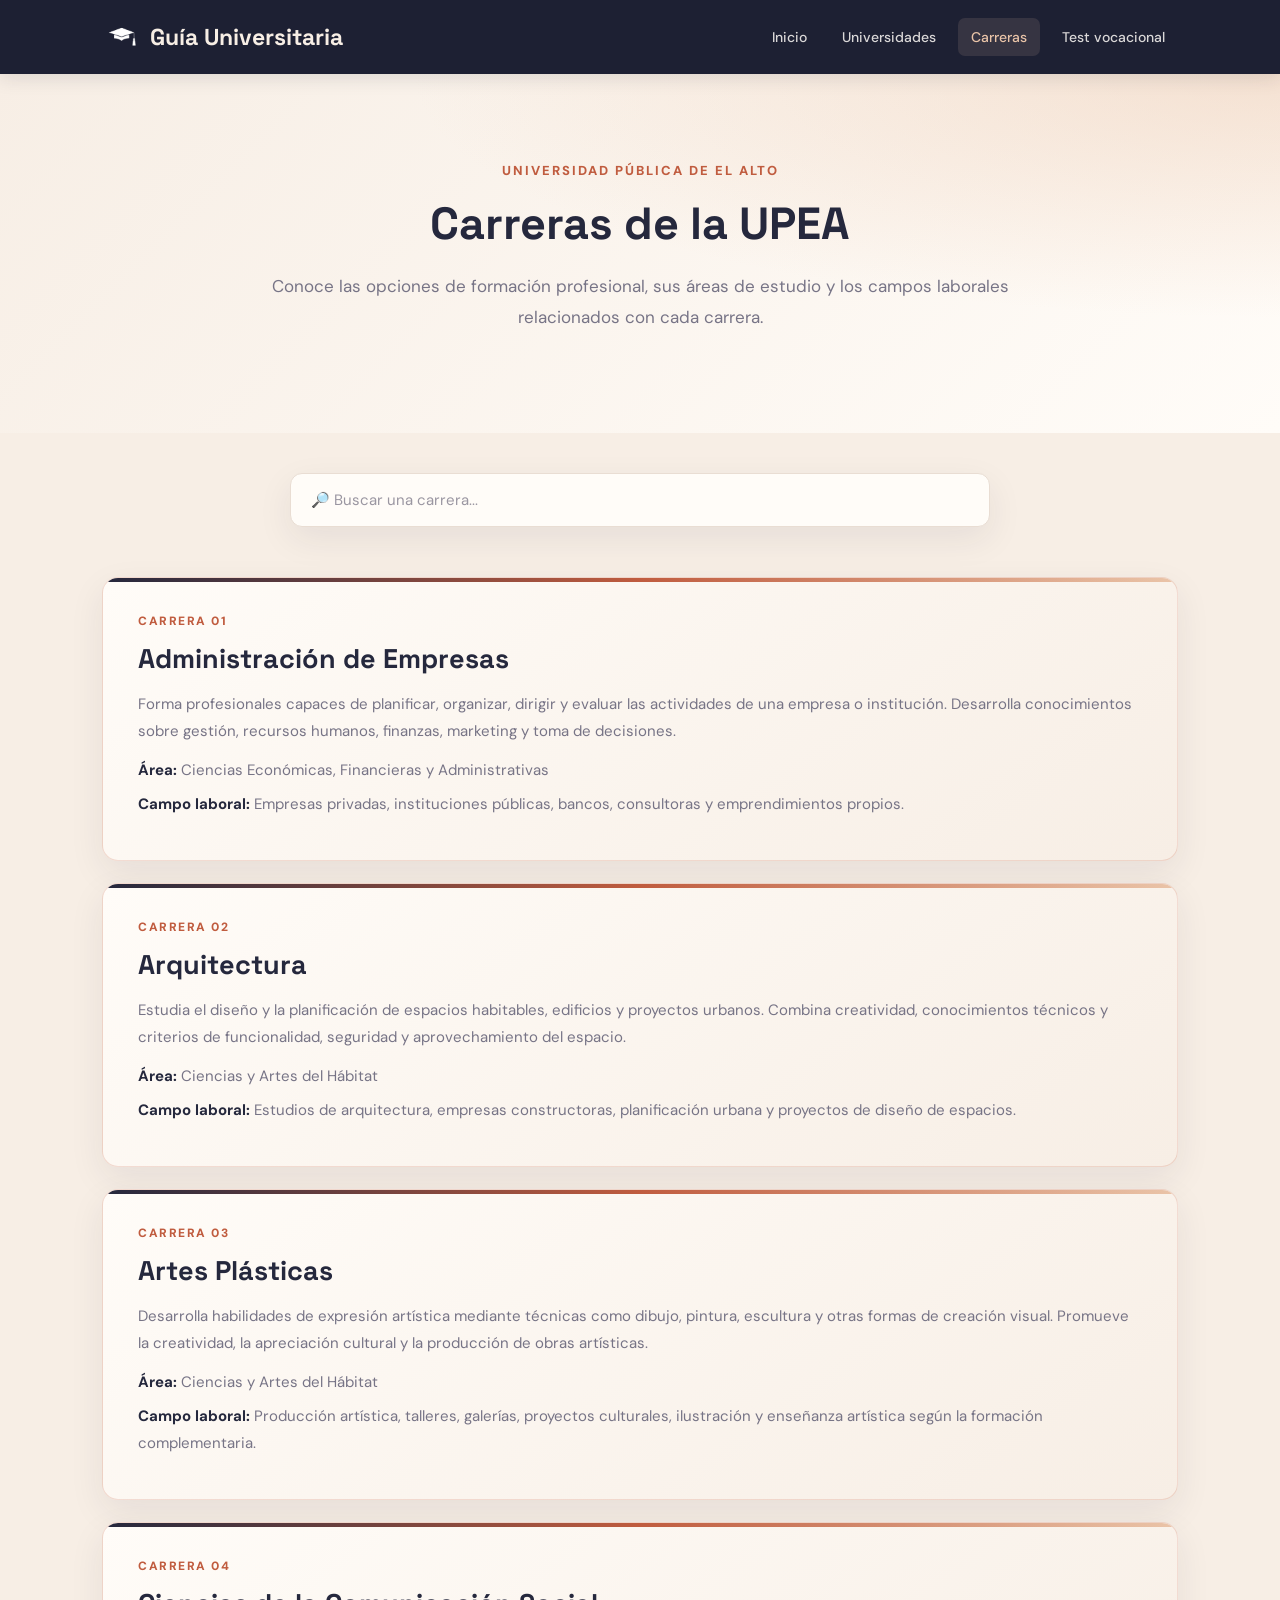
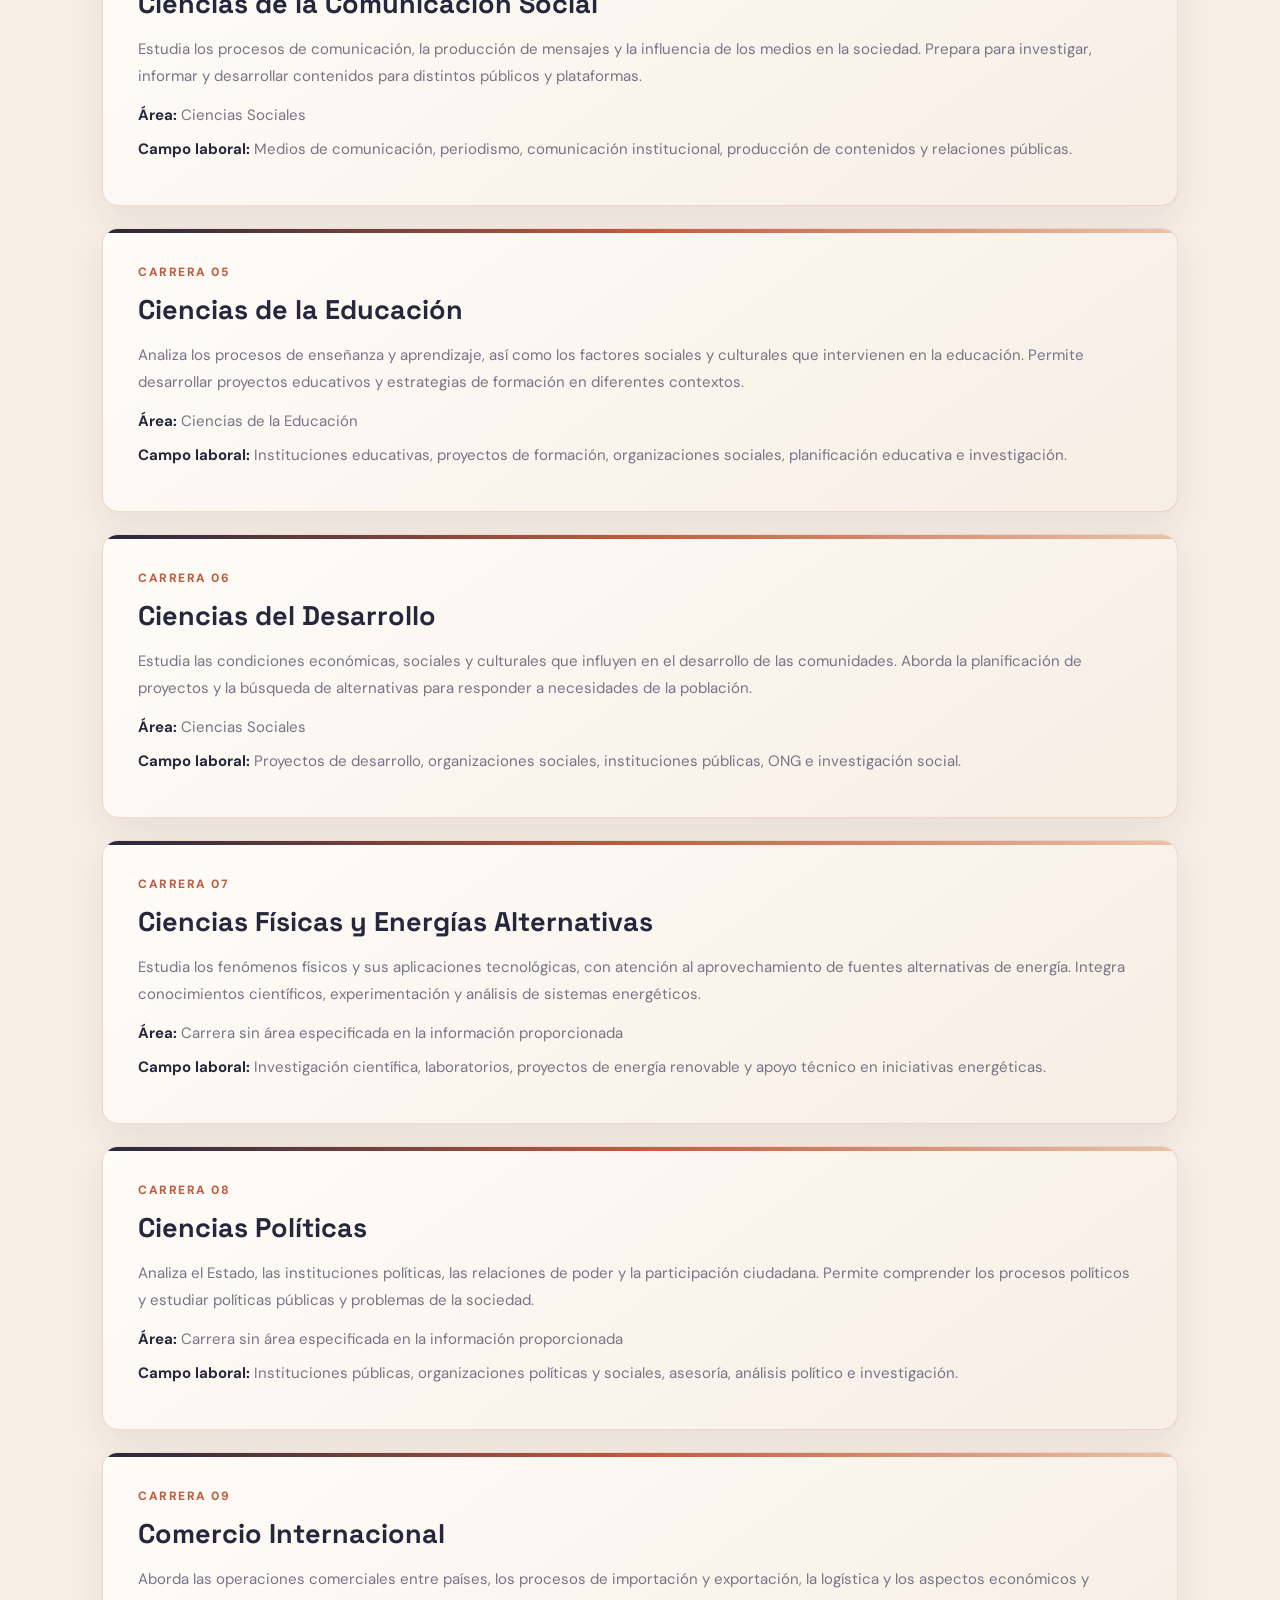
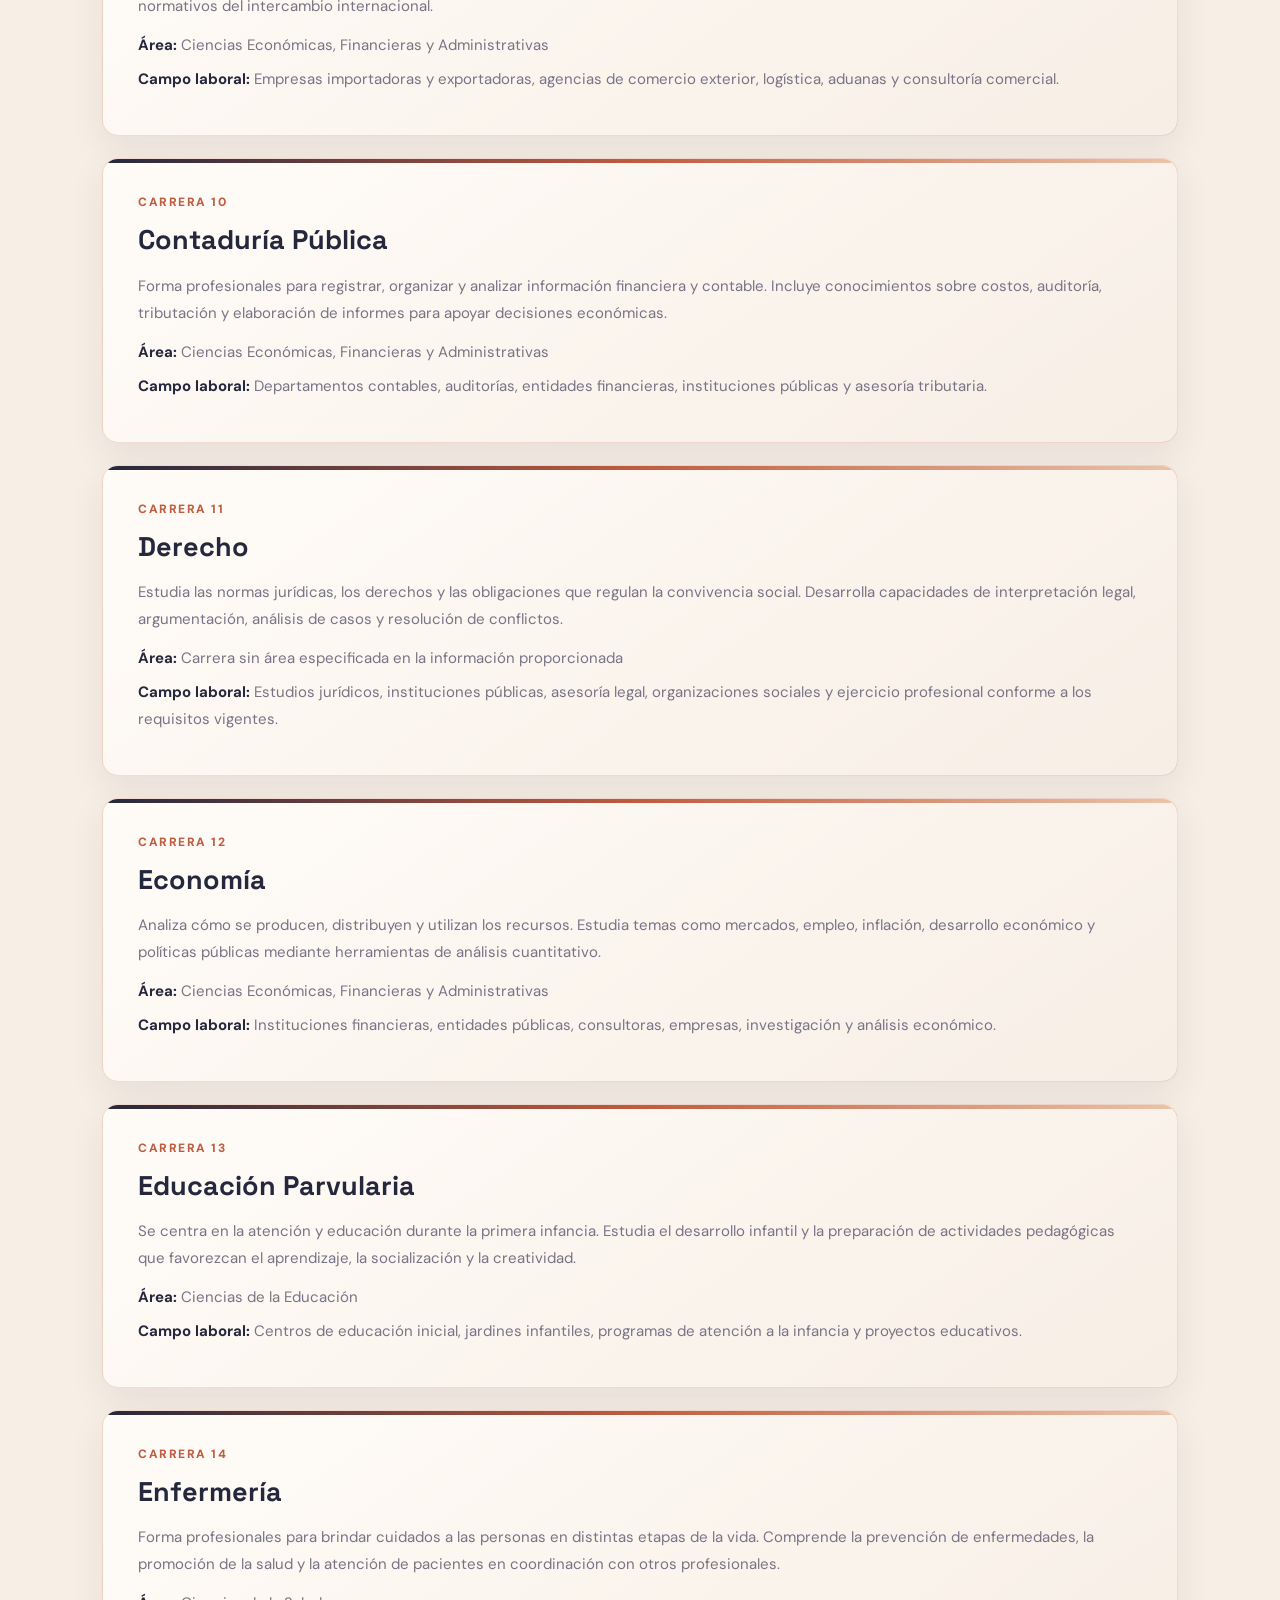
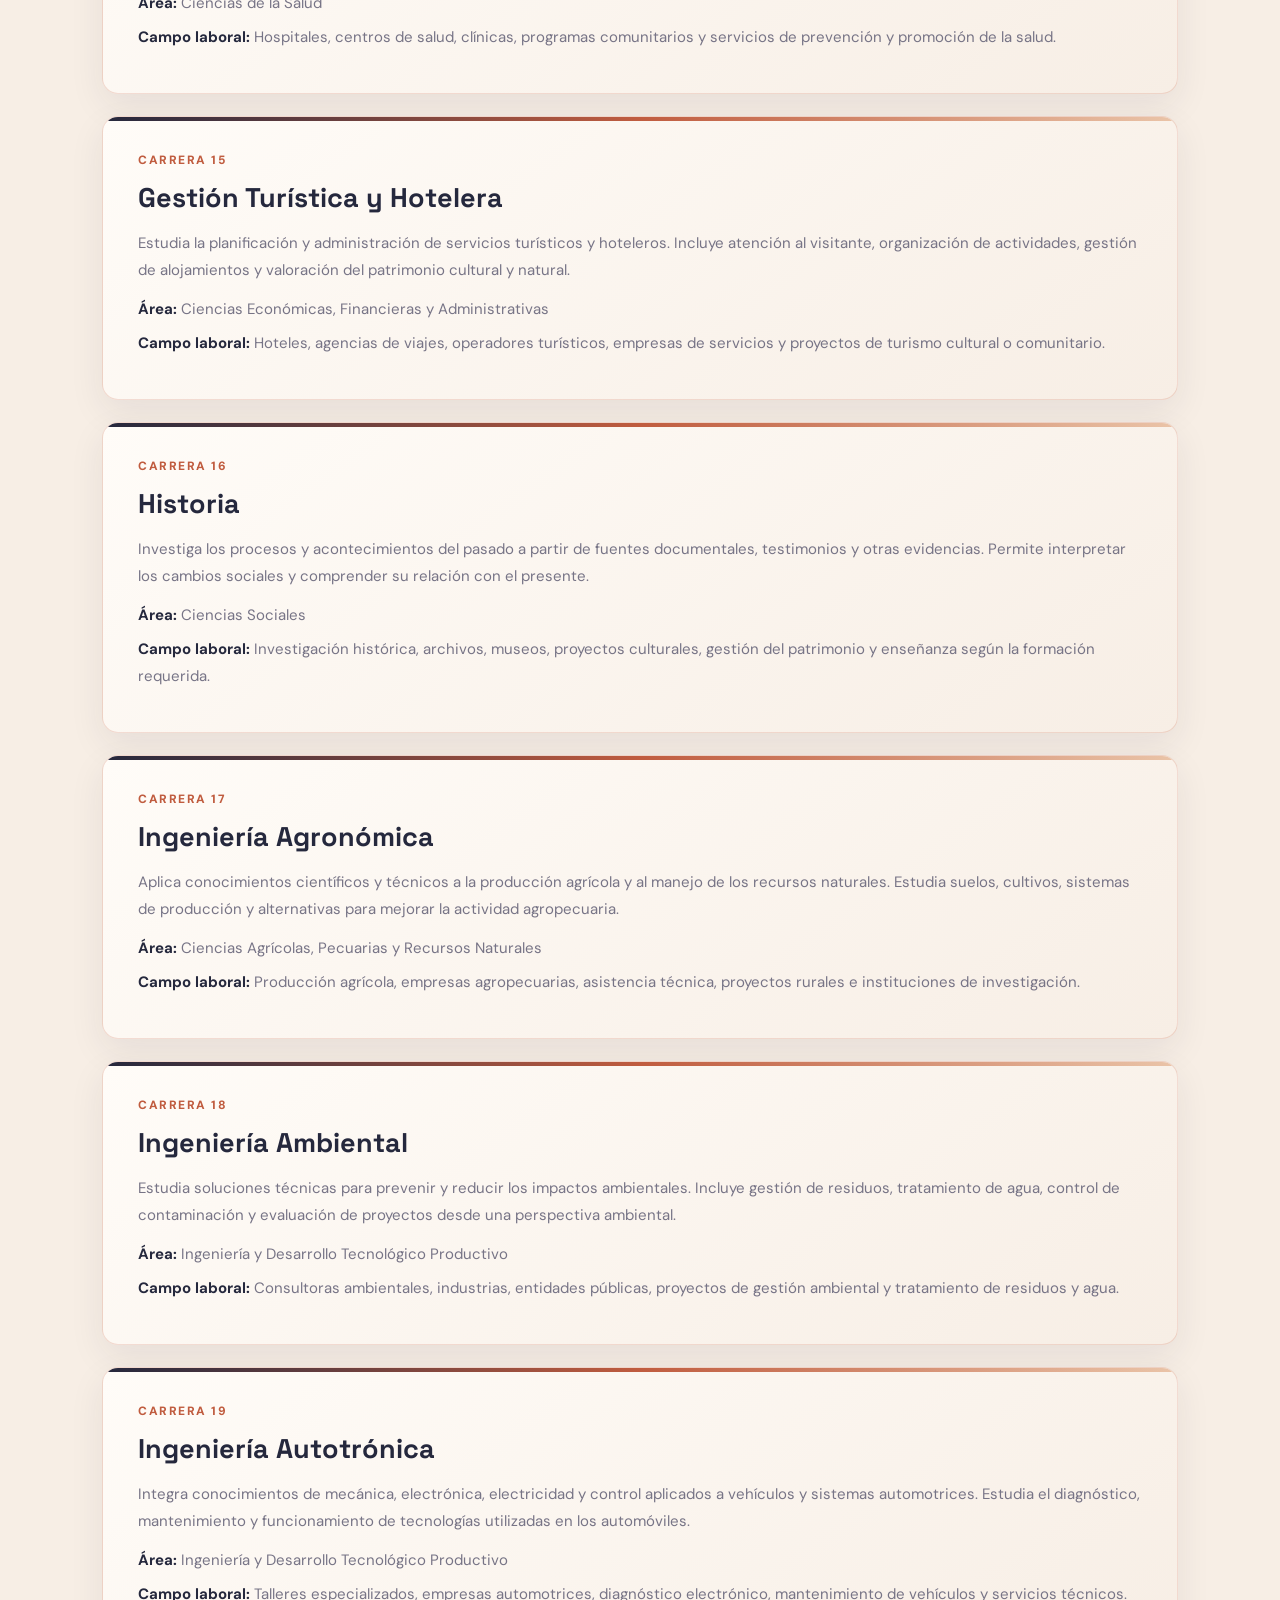
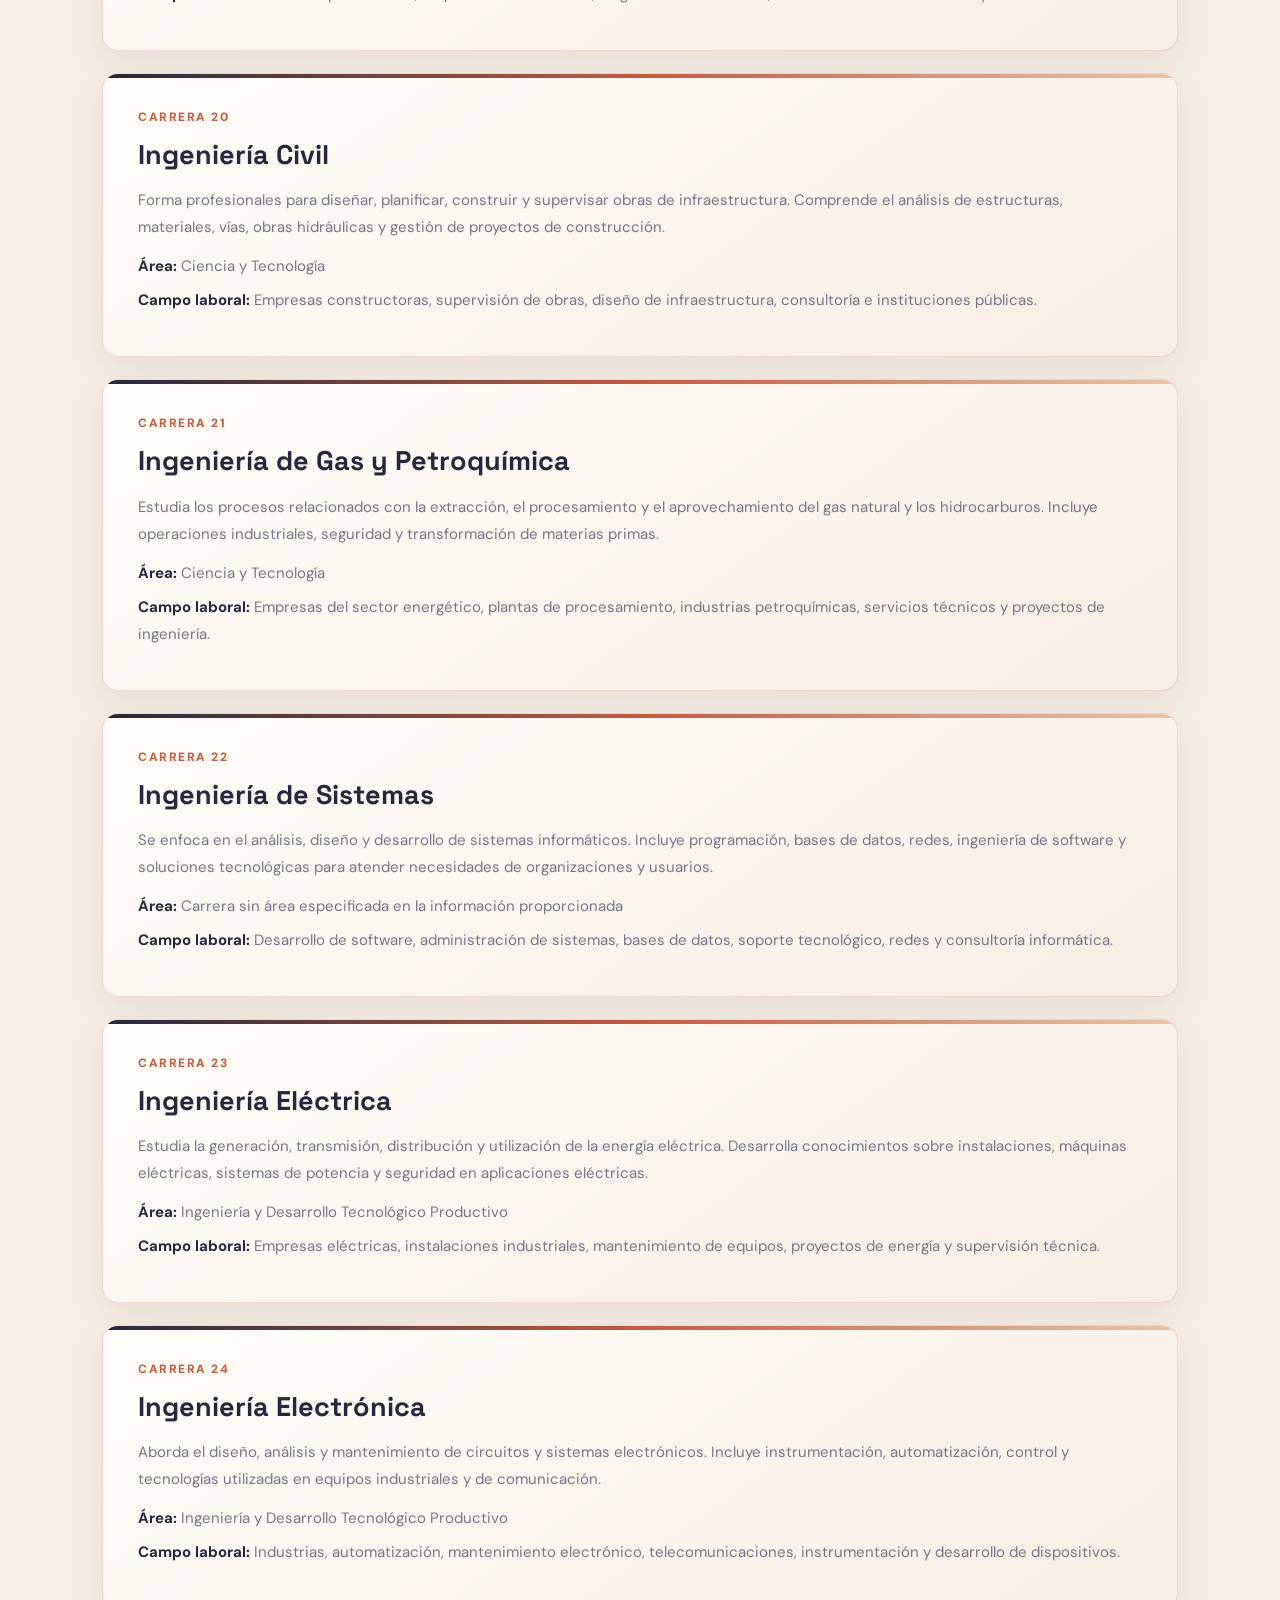
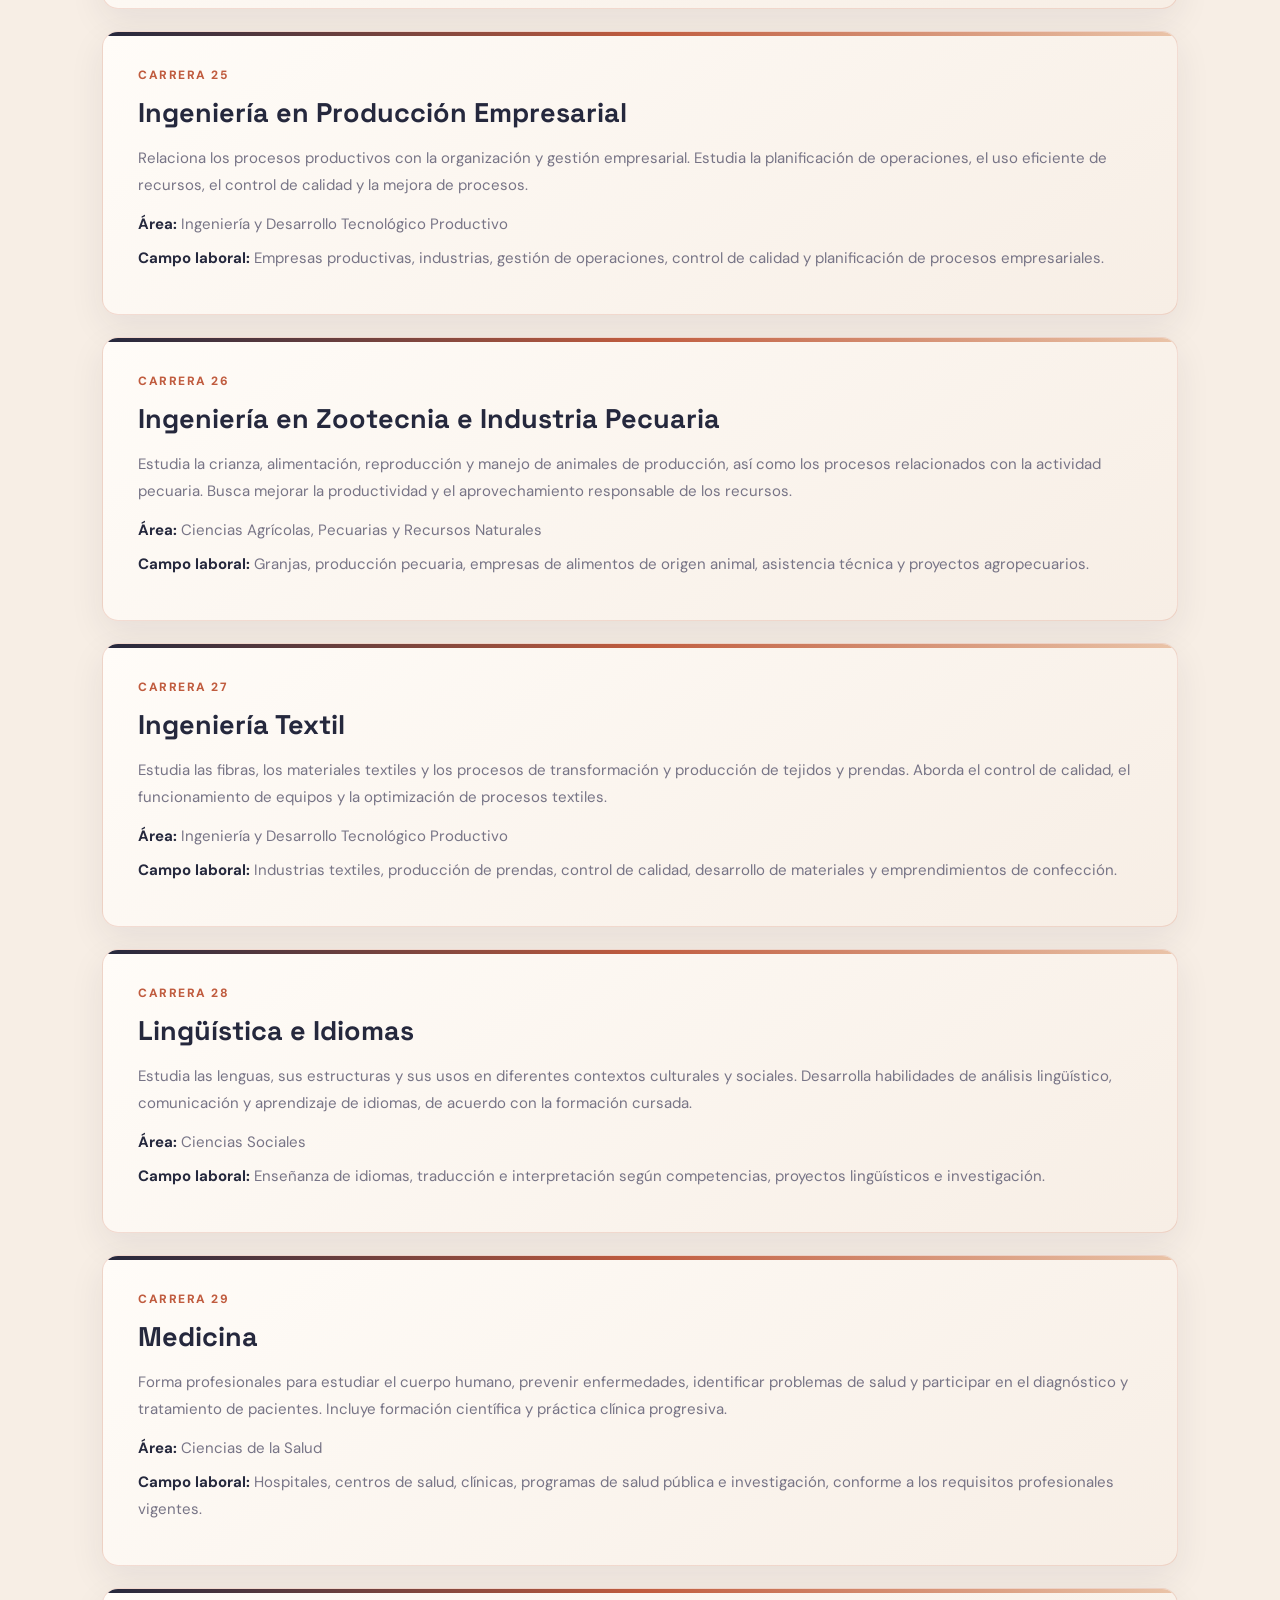
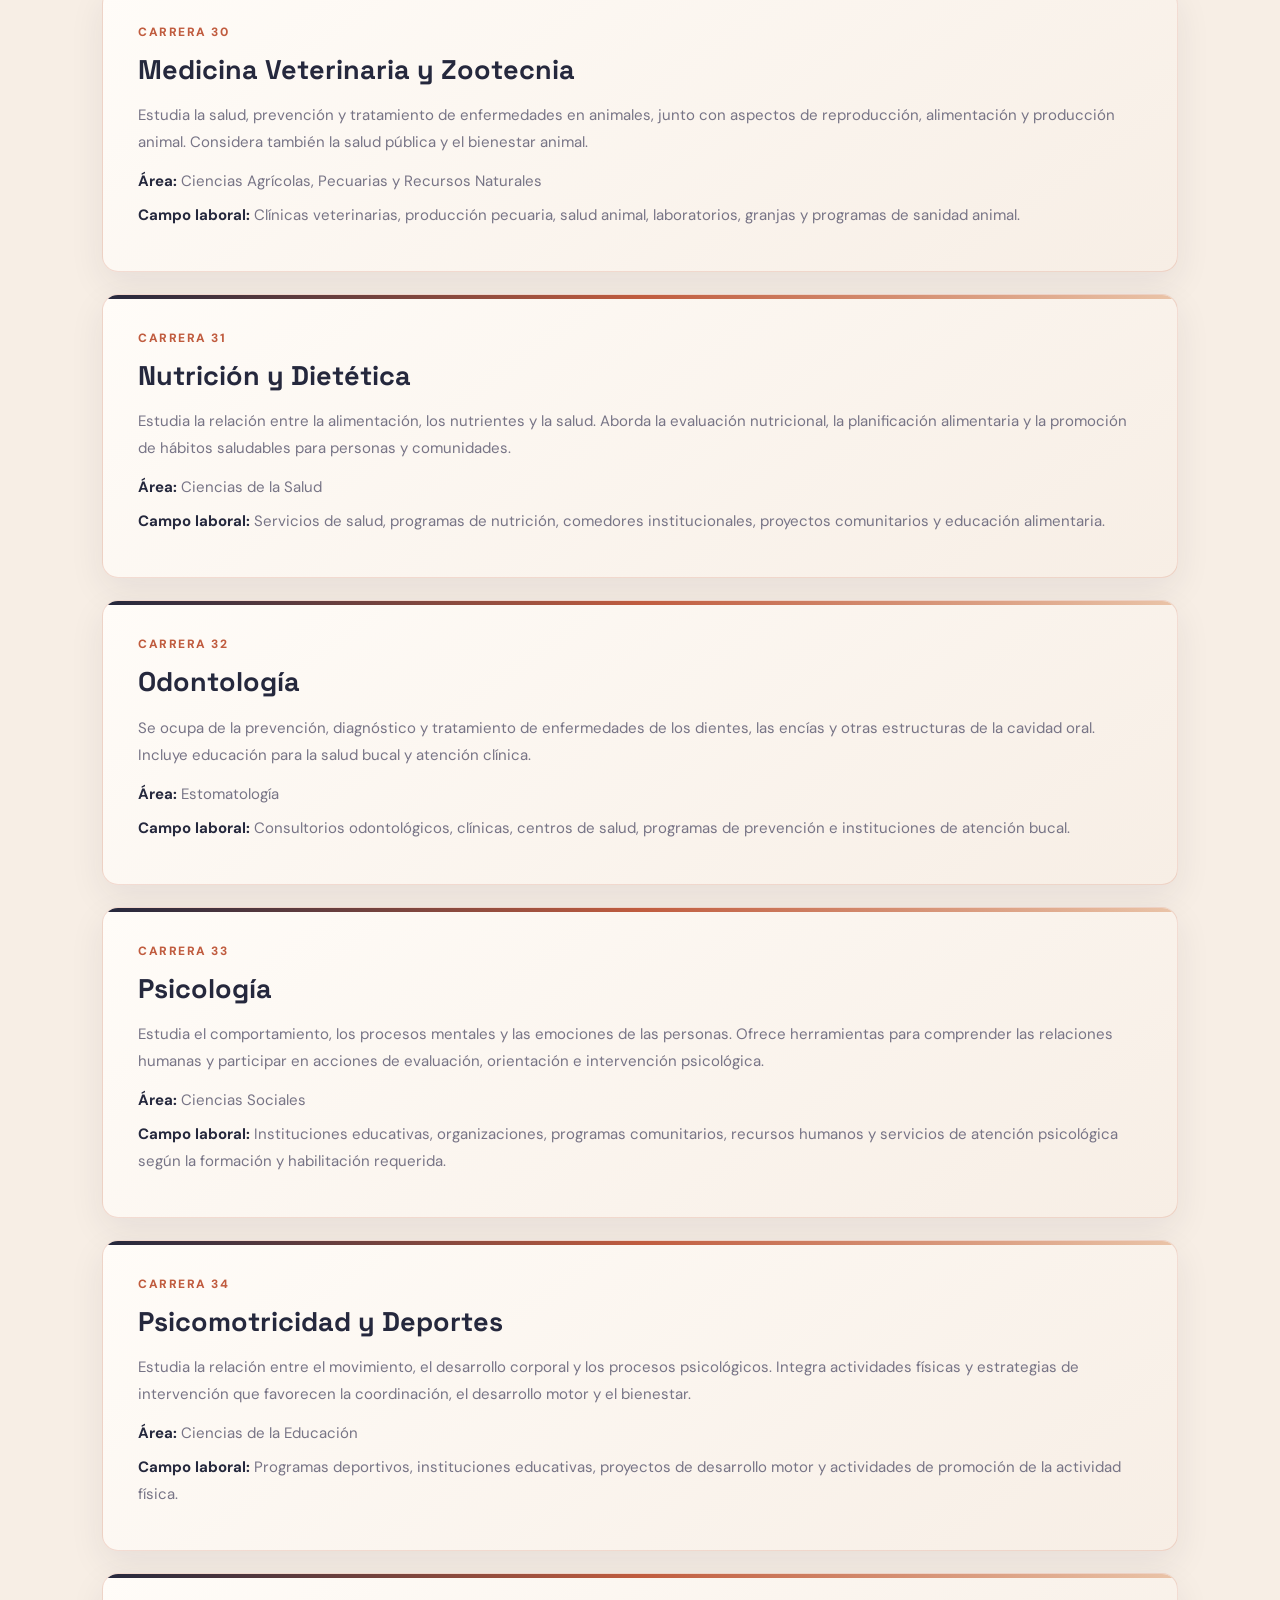
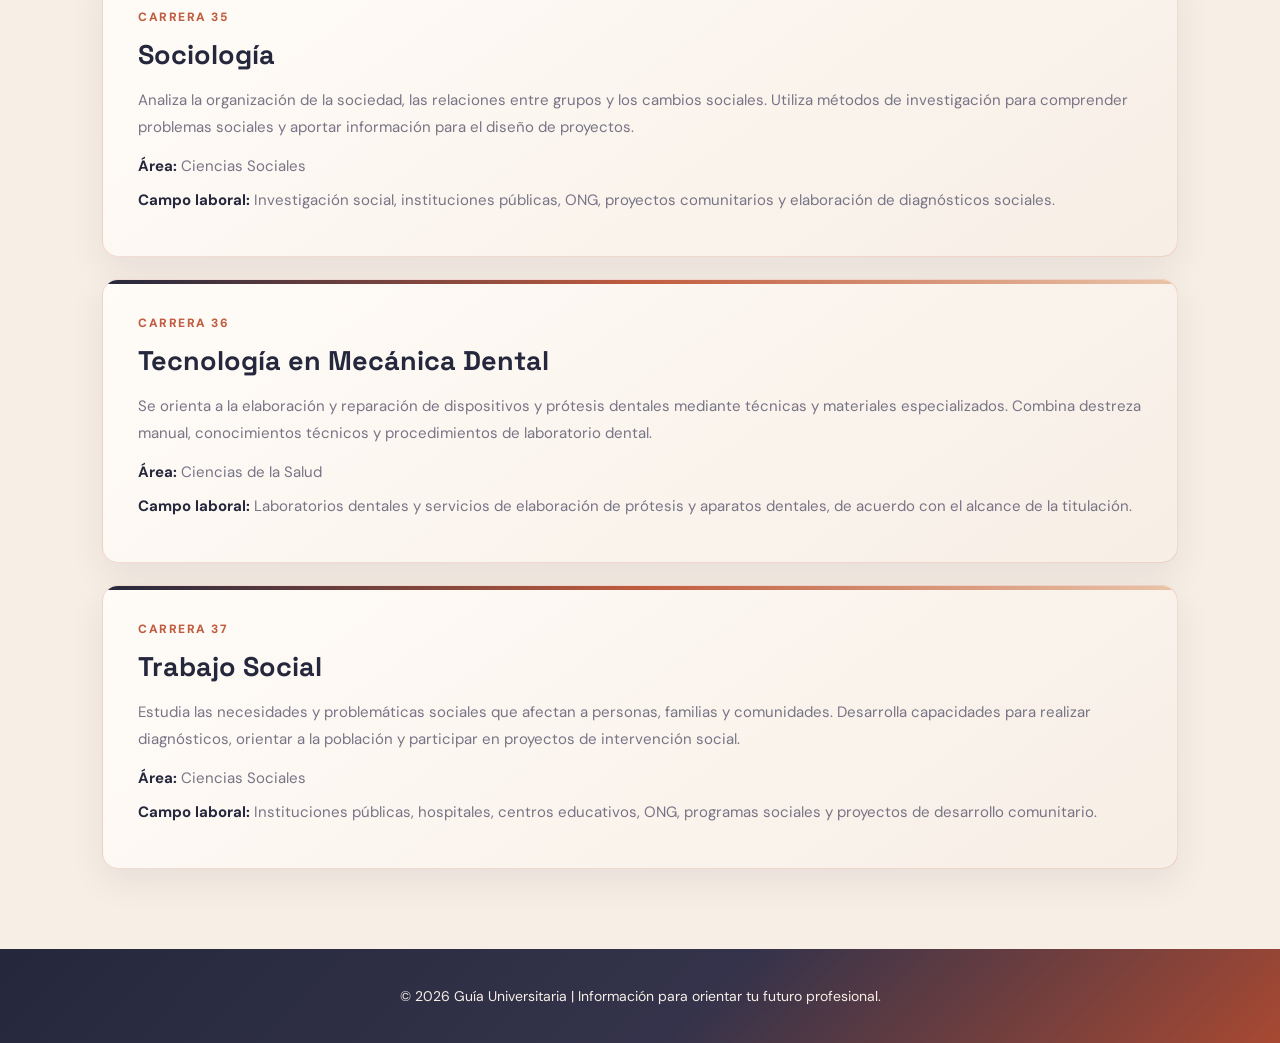
<file: sinfo/carreras/upea.html>
<!DOCTYPE html>
<html lang="es">
<head>
    <meta charset="UTF-8">
    <meta name="viewport" content="width=device-width, initial-scale=1.0">
    <title>Carreras UPEA | Guía Universitaria</title>
    <link rel="stylesheet" href="carreras.css">
    <link href="https://fonts.googleapis.com/css2?family=DM+Sans:wght@400;500;600;700&family=Space+Grotesk:wght@500;600;700&display=swap" rel="stylesheet">
</head>
<body>
<header class="encabezado">
    <a href="../index.html" class="logo">
        <img src="../Graduation cap.png"
             alt="Logo de Guía Universitaria"
             class="imagen-gorrito">
        <span>Guía Universitaria</span>
    </a>

    <input type="checkbox" id="menu-toggle">
    <label for="menu-toggle" class="boton-menu">☰</label>

    <nav class="menu">
        <a href="../index.html">Inicio</a>
        <a href="../universidades.html">Universidades</a>
        <a href="../carreras.html" class="activo">Carreras</a>
        <a href="../test.html">Test vocacional</a>
    </nav>
</header>

    <section class="encabezado-carreras">
        <p>UNIVERSIDAD PÚBLICA DE EL ALTO</p>
        <h1>Carreras de la UPEA</h1>
        <p>Conoce las opciones de formación profesional, sus áreas de estudio y los campos laborales relacionados con cada carrera.</p>
    </section>


<section class="seccion-buscador">
    <input
        type="text"
        id="buscador-carreras"
        placeholder="🔎 Buscar una carrera..."
        aria-label="Buscar una carrera"
    >
</section>



    <main class="seccion-carreras">
        <div class="contenedor-carreras">

            <article class="carrera-card">
                <div class="informacion-carrera">
                    <span class="numero">CARRERA 01</span>
                    <h2>Administración de Empresas</h2>
                    <p>Forma profesionales capaces de planificar, organizar, dirigir y evaluar las actividades de una empresa o institución. Desarrolla conocimientos sobre gestión, recursos humanos, finanzas, marketing y toma de decisiones.</p>
                    <p class="dato-carrera"><strong>Área:</strong> Ciencias Económicas, Financieras y Administrativas</p>
                    <p class="dato-carrera"><strong>Campo laboral:</strong> Empresas privadas, instituciones públicas, bancos, consultoras y emprendimientos propios.</p>
                </div>
            </article>

            <article class="carrera-card">
                <div class="informacion-carrera">
                    <span class="numero">CARRERA 02</span>
                    <h2>Arquitectura</h2>
                    <p>Estudia el diseño y la planificación de espacios habitables, edificios y proyectos urbanos. Combina creatividad, conocimientos técnicos y criterios de funcionalidad, seguridad y aprovechamiento del espacio.</p>
                    <p class="dato-carrera"><strong>Área:</strong> Ciencias y Artes del Hábitat</p>
                    <p class="dato-carrera"><strong>Campo laboral:</strong> Estudios de arquitectura, empresas constructoras, planificación urbana y proyectos de diseño de espacios.</p>
                </div>
            </article>

            <article class="carrera-card">
                <div class="informacion-carrera">
                    <span class="numero">CARRERA 03</span>
                    <h2>Artes Plásticas</h2>
                    <p>Desarrolla habilidades de expresión artística mediante técnicas como dibujo, pintura, escultura y otras formas de creación visual. Promueve la creatividad, la apreciación cultural y la producción de obras artísticas.</p>
                    <p class="dato-carrera"><strong>Área:</strong> Ciencias y Artes del Hábitat</p>
                    <p class="dato-carrera"><strong>Campo laboral:</strong> Producción artística, talleres, galerías, proyectos culturales, ilustración y enseñanza artística según la formación complementaria.</p>
                </div>
            </article>

            <article class="carrera-card">
                <div class="informacion-carrera">
                    <span class="numero">CARRERA 04</span>
                    <h2>Ciencias de la Comunicación Social</h2>
                    <p>Estudia los procesos de comunicación, la producción de mensajes y la influencia de los medios en la sociedad. Prepara para investigar, informar y desarrollar contenidos para distintos públicos y plataformas.</p>
                    <p class="dato-carrera"><strong>Área:</strong> Ciencias Sociales</p>
                    <p class="dato-carrera"><strong>Campo laboral:</strong> Medios de comunicación, periodismo, comunicación institucional, producción de contenidos y relaciones públicas.</p>
                </div>
            </article>

            <article class="carrera-card">
                <div class="informacion-carrera">
                    <span class="numero">CARRERA 05</span>
                    <h2>Ciencias de la Educación</h2>
                    <p>Analiza los procesos de enseñanza y aprendizaje, así como los factores sociales y culturales que intervienen en la educación. Permite desarrollar proyectos educativos y estrategias de formación en diferentes contextos.</p>
                    <p class="dato-carrera"><strong>Área:</strong> Ciencias de la Educación</p>
                    <p class="dato-carrera"><strong>Campo laboral:</strong> Instituciones educativas, proyectos de formación, organizaciones sociales, planificación educativa e investigación.</p>
                </div>
            </article>

            <article class="carrera-card">
                <div class="informacion-carrera">
                    <span class="numero">CARRERA 06</span>
                    <h2>Ciencias del Desarrollo</h2>
                    <p>Estudia las condiciones económicas, sociales y culturales que influyen en el desarrollo de las comunidades. Aborda la planificación de proyectos y la búsqueda de alternativas para responder a necesidades de la población.</p>
                    <p class="dato-carrera"><strong>Área:</strong> Ciencias Sociales</p>
                    <p class="dato-carrera"><strong>Campo laboral:</strong> Proyectos de desarrollo, organizaciones sociales, instituciones públicas, ONG e investigación social.</p>
                </div>
            </article>

            <article class="carrera-card">
                <div class="informacion-carrera">
                    <span class="numero">CARRERA 07</span>
                    <h2>Ciencias Físicas y Energías Alternativas</h2>
                    <p>Estudia los fenómenos físicos y sus aplicaciones tecnológicas, con atención al aprovechamiento de fuentes alternativas de energía. Integra conocimientos científicos, experimentación y análisis de sistemas energéticos.</p>
                    <p class="dato-carrera"><strong>Área:</strong> Carrera sin área especificada en la información proporcionada</p>
                    <p class="dato-carrera"><strong>Campo laboral:</strong> Investigación científica, laboratorios, proyectos de energía renovable y apoyo técnico en iniciativas energéticas.</p>
                </div>
            </article>

            <article class="carrera-card">
                <div class="informacion-carrera">
                    <span class="numero">CARRERA 08</span>
                    <h2>Ciencias Políticas</h2>
                    <p>Analiza el Estado, las instituciones políticas, las relaciones de poder y la participación ciudadana. Permite comprender los procesos políticos y estudiar políticas públicas y problemas de la sociedad.</p>
                    <p class="dato-carrera"><strong>Área:</strong> Carrera sin área especificada en la información proporcionada</p>
                    <p class="dato-carrera"><strong>Campo laboral:</strong> Instituciones públicas, organizaciones políticas y sociales, asesoría, análisis político e investigación.</p>
                </div>
            </article>

            <article class="carrera-card">
                <div class="informacion-carrera">
                    <span class="numero">CARRERA 09</span>
                    <h2>Comercio Internacional</h2>
                    <p>Aborda las operaciones comerciales entre países, los procesos de importación y exportación, la logística y los aspectos económicos y normativos del intercambio internacional.</p>
                    <p class="dato-carrera"><strong>Área:</strong> Ciencias Económicas, Financieras y Administrativas</p>
                    <p class="dato-carrera"><strong>Campo laboral:</strong> Empresas importadoras y exportadoras, agencias de comercio exterior, logística, aduanas y consultoría comercial.</p>
                </div>
            </article>

            <article class="carrera-card">
                <div class="informacion-carrera">
                    <span class="numero">CARRERA 10</span>
                    <h2>Contaduría Pública</h2>
                    <p>Forma profesionales para registrar, organizar y analizar información financiera y contable. Incluye conocimientos sobre costos, auditoría, tributación y elaboración de informes para apoyar decisiones económicas.</p>
                    <p class="dato-carrera"><strong>Área:</strong> Ciencias Económicas, Financieras y Administrativas</p>
                    <p class="dato-carrera"><strong>Campo laboral:</strong> Departamentos contables, auditorías, entidades financieras, instituciones públicas y asesoría tributaria.</p>
                </div>
            </article>

            <article class="carrera-card">
                <div class="informacion-carrera">
                    <span class="numero">CARRERA 11</span>
                    <h2>Derecho</h2>
                    <p>Estudia las normas jurídicas, los derechos y las obligaciones que regulan la convivencia social. Desarrolla capacidades de interpretación legal, argumentación, análisis de casos y resolución de conflictos.</p>
                    <p class="dato-carrera"><strong>Área:</strong> Carrera sin área especificada en la información proporcionada</p>
                    <p class="dato-carrera"><strong>Campo laboral:</strong> Estudios jurídicos, instituciones públicas, asesoría legal, organizaciones sociales y ejercicio profesional conforme a los requisitos vigentes.</p>
                </div>
            </article>

            <article class="carrera-card">
                <div class="informacion-carrera">
                    <span class="numero">CARRERA 12</span>
                    <h2>Economía</h2>
                    <p>Analiza cómo se producen, distribuyen y utilizan los recursos. Estudia temas como mercados, empleo, inflación, desarrollo económico y políticas públicas mediante herramientas de análisis cuantitativo.</p>
                    <p class="dato-carrera"><strong>Área:</strong> Ciencias Económicas, Financieras y Administrativas</p>
                    <p class="dato-carrera"><strong>Campo laboral:</strong> Instituciones financieras, entidades públicas, consultoras, empresas, investigación y análisis económico.</p>
                </div>
            </article>

            <article class="carrera-card">
                <div class="informacion-carrera">
                    <span class="numero">CARRERA 13</span>
                    <h2>Educación Parvularia</h2>
                    <p>Se centra en la atención y educación durante la primera infancia. Estudia el desarrollo infantil y la preparación de actividades pedagógicas que favorezcan el aprendizaje, la socialización y la creatividad.</p>
                    <p class="dato-carrera"><strong>Área:</strong> Ciencias de la Educación</p>
                    <p class="dato-carrera"><strong>Campo laboral:</strong> Centros de educación inicial, jardines infantiles, programas de atención a la infancia y proyectos educativos.</p>
                </div>
            </article>

            <article class="carrera-card">
                <div class="informacion-carrera">
                    <span class="numero">CARRERA 14</span>
                    <h2>Enfermería</h2>
                    <p>Forma profesionales para brindar cuidados a las personas en distintas etapas de la vida. Comprende la prevención de enfermedades, la promoción de la salud y la atención de pacientes en coordinación con otros profesionales.</p>
                    <p class="dato-carrera"><strong>Área:</strong> Ciencias de la Salud</p>
                    <p class="dato-carrera"><strong>Campo laboral:</strong> Hospitales, centros de salud, clínicas, programas comunitarios y servicios de prevención y promoción de la salud.</p>
                </div>
            </article>

            <article class="carrera-card">
                <div class="informacion-carrera">
                    <span class="numero">CARRERA 15</span>
                    <h2>Gestión Turística y Hotelera</h2>
                    <p>Estudia la planificación y administración de servicios turísticos y hoteleros. Incluye atención al visitante, organización de actividades, gestión de alojamientos y valoración del patrimonio cultural y natural.</p>
                    <p class="dato-carrera"><strong>Área:</strong> Ciencias Económicas, Financieras y Administrativas</p>
                    <p class="dato-carrera"><strong>Campo laboral:</strong> Hoteles, agencias de viajes, operadores turísticos, empresas de servicios y proyectos de turismo cultural o comunitario.</p>
                </div>
            </article>

            <article class="carrera-card">
                <div class="informacion-carrera">
                    <span class="numero">CARRERA 16</span>
                    <h2>Historia</h2>
                    <p>Investiga los procesos y acontecimientos del pasado a partir de fuentes documentales, testimonios y otras evidencias. Permite interpretar los cambios sociales y comprender su relación con el presente.</p>
                    <p class="dato-carrera"><strong>Área:</strong> Ciencias Sociales</p>
                    <p class="dato-carrera"><strong>Campo laboral:</strong> Investigación histórica, archivos, museos, proyectos culturales, gestión del patrimonio y enseñanza según la formación requerida.</p>
                </div>
            </article>

            <article class="carrera-card">
                <div class="informacion-carrera">
                    <span class="numero">CARRERA 17</span>
                    <h2>Ingeniería Agronómica</h2>
                    <p>Aplica conocimientos científicos y técnicos a la producción agrícola y al manejo de los recursos naturales. Estudia suelos, cultivos, sistemas de producción y alternativas para mejorar la actividad agropecuaria.</p>
                    <p class="dato-carrera"><strong>Área:</strong> Ciencias Agrícolas, Pecuarias y Recursos Naturales</p>
                    <p class="dato-carrera"><strong>Campo laboral:</strong> Producción agrícola, empresas agropecuarias, asistencia técnica, proyectos rurales e instituciones de investigación.</p>
                </div>
            </article>

            <article class="carrera-card">
                <div class="informacion-carrera">
                    <span class="numero">CARRERA 18</span>
                    <h2>Ingeniería Ambiental</h2>
                    <p>Estudia soluciones técnicas para prevenir y reducir los impactos ambientales. Incluye gestión de residuos, tratamiento de agua, control de contaminación y evaluación de proyectos desde una perspectiva ambiental.</p>
                    <p class="dato-carrera"><strong>Área:</strong> Ingeniería y Desarrollo Tecnológico Productivo</p>
                    <p class="dato-carrera"><strong>Campo laboral:</strong> Consultoras ambientales, industrias, entidades públicas, proyectos de gestión ambiental y tratamiento de residuos y agua.</p>
                </div>
            </article>

            <article class="carrera-card">
                <div class="informacion-carrera">
                    <span class="numero">CARRERA 19</span>
                    <h2>Ingeniería Autotrónica</h2>
                    <p>Integra conocimientos de mecánica, electrónica, electricidad y control aplicados a vehículos y sistemas automotrices. Estudia el diagnóstico, mantenimiento y funcionamiento de tecnologías utilizadas en los automóviles.</p>
                    <p class="dato-carrera"><strong>Área:</strong> Ingeniería y Desarrollo Tecnológico Productivo</p>
                    <p class="dato-carrera"><strong>Campo laboral:</strong> Talleres especializados, empresas automotrices, diagnóstico electrónico, mantenimiento de vehículos y servicios técnicos.</p>
                </div>
            </article>

            <article class="carrera-card">
                <div class="informacion-carrera">
                    <span class="numero">CARRERA 20</span>
                    <h2>Ingeniería Civil</h2>
                    <p>Forma profesionales para diseñar, planificar, construir y supervisar obras de infraestructura. Comprende el análisis de estructuras, materiales, vías, obras hidráulicas y gestión de proyectos de construcción.</p>
                    <p class="dato-carrera"><strong>Área:</strong> Ciencia y Tecnología</p>
                    <p class="dato-carrera"><strong>Campo laboral:</strong> Empresas constructoras, supervisión de obras, diseño de infraestructura, consultoría e instituciones públicas.</p>
                </div>
            </article>

            <article class="carrera-card">
                <div class="informacion-carrera">
                    <span class="numero">CARRERA 21</span>
                    <h2>Ingeniería de Gas y Petroquímica</h2>
                    <p>Estudia los procesos relacionados con la extracción, el procesamiento y el aprovechamiento del gas natural y los hidrocarburos. Incluye operaciones industriales, seguridad y transformación de materias primas.</p>
                    <p class="dato-carrera"><strong>Área:</strong> Ciencia y Tecnología</p>
                    <p class="dato-carrera"><strong>Campo laboral:</strong> Empresas del sector energético, plantas de procesamiento, industrias petroquímicas, servicios técnicos y proyectos de ingeniería.</p>
                </div>
            </article>

            <article class="carrera-card">
                <div class="informacion-carrera">
                    <span class="numero">CARRERA 22</span>
                    <h2>Ingeniería de Sistemas</h2>
                    <p>Se enfoca en el análisis, diseño y desarrollo de sistemas informáticos. Incluye programación, bases de datos, redes, ingeniería de software y soluciones tecnológicas para atender necesidades de organizaciones y usuarios.</p>
                    <p class="dato-carrera"><strong>Área:</strong> Carrera sin área especificada en la información proporcionada</p>
                    <p class="dato-carrera"><strong>Campo laboral:</strong> Desarrollo de software, administración de sistemas, bases de datos, soporte tecnológico, redes y consultoría informática.</p>
                </div>
            </article>

            <article class="carrera-card">
                <div class="informacion-carrera">
                    <span class="numero">CARRERA 23</span>
                    <h2>Ingeniería Eléctrica</h2>
                    <p>Estudia la generación, transmisión, distribución y utilización de la energía eléctrica. Desarrolla conocimientos sobre instalaciones, máquinas eléctricas, sistemas de potencia y seguridad en aplicaciones eléctricas.</p>
                    <p class="dato-carrera"><strong>Área:</strong> Ingeniería y Desarrollo Tecnológico Productivo</p>
                    <p class="dato-carrera"><strong>Campo laboral:</strong> Empresas eléctricas, instalaciones industriales, mantenimiento de equipos, proyectos de energía y supervisión técnica.</p>
                </div>
            </article>

            <article class="carrera-card">
                <div class="informacion-carrera">
                    <span class="numero">CARRERA 24</span>
                    <h2>Ingeniería Electrónica</h2>
                    <p>Aborda el diseño, análisis y mantenimiento de circuitos y sistemas electrónicos. Incluye instrumentación, automatización, control y tecnologías utilizadas en equipos industriales y de comunicación.</p>
                    <p class="dato-carrera"><strong>Área:</strong> Ingeniería y Desarrollo Tecnológico Productivo</p>
                    <p class="dato-carrera"><strong>Campo laboral:</strong> Industrias, automatización, mantenimiento electrónico, telecomunicaciones, instrumentación y desarrollo de dispositivos.</p>
                </div>
            </article>

            <article class="carrera-card">
                <div class="informacion-carrera">
                    <span class="numero">CARRERA 25</span>
                    <h2>Ingeniería en Producción Empresarial</h2>
                    <p>Relaciona los procesos productivos con la organización y gestión empresarial. Estudia la planificación de operaciones, el uso eficiente de recursos, el control de calidad y la mejora de procesos.</p>
                    <p class="dato-carrera"><strong>Área:</strong> Ingeniería y Desarrollo Tecnológico Productivo</p>
                    <p class="dato-carrera"><strong>Campo laboral:</strong> Empresas productivas, industrias, gestión de operaciones, control de calidad y planificación de procesos empresariales.</p>
                </div>
            </article>

            <article class="carrera-card">
                <div class="informacion-carrera">
                    <span class="numero">CARRERA 26</span>
                    <h2>Ingeniería en Zootecnia e Industria Pecuaria</h2>
                    <p>Estudia la crianza, alimentación, reproducción y manejo de animales de producción, así como los procesos relacionados con la actividad pecuaria. Busca mejorar la productividad y el aprovechamiento responsable de los recursos.</p>
                    <p class="dato-carrera"><strong>Área:</strong> Ciencias Agrícolas, Pecuarias y Recursos Naturales</p>
                    <p class="dato-carrera"><strong>Campo laboral:</strong> Granjas, producción pecuaria, empresas de alimentos de origen animal, asistencia técnica y proyectos agropecuarios.</p>
                </div>
            </article>

            <article class="carrera-card">
                <div class="informacion-carrera">
                    <span class="numero">CARRERA 27</span>
                    <h2>Ingeniería Textil</h2>
                    <p>Estudia las fibras, los materiales textiles y los procesos de transformación y producción de tejidos y prendas. Aborda el control de calidad, el funcionamiento de equipos y la optimización de procesos textiles.</p>
                    <p class="dato-carrera"><strong>Área:</strong> Ingeniería y Desarrollo Tecnológico Productivo</p>
                    <p class="dato-carrera"><strong>Campo laboral:</strong> Industrias textiles, producción de prendas, control de calidad, desarrollo de materiales y emprendimientos de confección.</p>
                </div>
            </article>

            <article class="carrera-card">
                <div class="informacion-carrera">
                    <span class="numero">CARRERA 28</span>
                    <h2>Lingüística e Idiomas</h2>
                    <p>Estudia las lenguas, sus estructuras y sus usos en diferentes contextos culturales y sociales. Desarrolla habilidades de análisis lingüístico, comunicación y aprendizaje de idiomas, de acuerdo con la formación cursada.</p>
                    <p class="dato-carrera"><strong>Área:</strong> Ciencias Sociales</p>
                    <p class="dato-carrera"><strong>Campo laboral:</strong> Enseñanza de idiomas, traducción e interpretación según competencias, proyectos lingüísticos e investigación.</p>
                </div>
            </article>

            <article class="carrera-card">
                <div class="informacion-carrera">
                    <span class="numero">CARRERA 29</span>
                    <h2>Medicina</h2>
                    <p>Forma profesionales para estudiar el cuerpo humano, prevenir enfermedades, identificar problemas de salud y participar en el diagnóstico y tratamiento de pacientes. Incluye formación científica y práctica clínica progresiva.</p>
                    <p class="dato-carrera"><strong>Área:</strong> Ciencias de la Salud</p>
                    <p class="dato-carrera"><strong>Campo laboral:</strong> Hospitales, centros de salud, clínicas, programas de salud pública e investigación, conforme a los requisitos profesionales vigentes.</p>
                </div>
            </article>

            <article class="carrera-card">
                <div class="informacion-carrera">
                    <span class="numero">CARRERA 30</span>
                    <h2>Medicina Veterinaria y Zootecnia</h2>
                    <p>Estudia la salud, prevención y tratamiento de enfermedades en animales, junto con aspectos de reproducción, alimentación y producción animal. Considera también la salud pública y el bienestar animal.</p>
                    <p class="dato-carrera"><strong>Área:</strong> Ciencias Agrícolas, Pecuarias y Recursos Naturales</p>
                    <p class="dato-carrera"><strong>Campo laboral:</strong> Clínicas veterinarias, producción pecuaria, salud animal, laboratorios, granjas y programas de sanidad animal.</p>
                </div>
            </article>

            <article class="carrera-card">
                <div class="informacion-carrera">
                    <span class="numero">CARRERA 31</span>
                    <h2>Nutrición y Dietética</h2>
                    <p>Estudia la relación entre la alimentación, los nutrientes y la salud. Aborda la evaluación nutricional, la planificación alimentaria y la promoción de hábitos saludables para personas y comunidades.</p>
                    <p class="dato-carrera"><strong>Área:</strong> Ciencias de la Salud</p>
                    <p class="dato-carrera"><strong>Campo laboral:</strong> Servicios de salud, programas de nutrición, comedores institucionales, proyectos comunitarios y educación alimentaria.</p>
                </div>
            </article>

            <article class="carrera-card">
                <div class="informacion-carrera">
                    <span class="numero">CARRERA 32</span>
                    <h2>Odontología</h2>
                    <p>Se ocupa de la prevención, diagnóstico y tratamiento de enfermedades de los dientes, las encías y otras estructuras de la cavidad oral. Incluye educación para la salud bucal y atención clínica.</p>
                    <p class="dato-carrera"><strong>Área:</strong> Estomatología</p>
                    <p class="dato-carrera"><strong>Campo laboral:</strong> Consultorios odontológicos, clínicas, centros de salud, programas de prevención e instituciones de atención bucal.</p>
                </div>
            </article>

            <article class="carrera-card">
                <div class="informacion-carrera">
                    <span class="numero">CARRERA 33</span>
                    <h2>Psicología</h2>
                    <p>Estudia el comportamiento, los procesos mentales y las emociones de las personas. Ofrece herramientas para comprender las relaciones humanas y participar en acciones de evaluación, orientación e intervención psicológica.</p>
                    <p class="dato-carrera"><strong>Área:</strong> Ciencias Sociales</p>
                    <p class="dato-carrera"><strong>Campo laboral:</strong> Instituciones educativas, organizaciones, programas comunitarios, recursos humanos y servicios de atención psicológica según la formación y habilitación requerida.</p>
                </div>
            </article>

            <article class="carrera-card">
                <div class="informacion-carrera">
                    <span class="numero">CARRERA 34</span>
                    <h2>Psicomotricidad y Deportes</h2>
                    <p>Estudia la relación entre el movimiento, el desarrollo corporal y los procesos psicológicos. Integra actividades físicas y estrategias de intervención que favorecen la coordinación, el desarrollo motor y el bienestar.</p>
                    <p class="dato-carrera"><strong>Área:</strong> Ciencias de la Educación</p>
                    <p class="dato-carrera"><strong>Campo laboral:</strong> Programas deportivos, instituciones educativas, proyectos de desarrollo motor y actividades de promoción de la actividad física.</p>
                </div>
            </article>

            <article class="carrera-card">
                <div class="informacion-carrera">
                    <span class="numero">CARRERA 35</span>
                    <h2>Sociología</h2>
                    <p>Analiza la organización de la sociedad, las relaciones entre grupos y los cambios sociales. Utiliza métodos de investigación para comprender problemas sociales y aportar información para el diseño de proyectos.</p>
                    <p class="dato-carrera"><strong>Área:</strong> Ciencias Sociales</p>
                    <p class="dato-carrera"><strong>Campo laboral:</strong> Investigación social, instituciones públicas, ONG, proyectos comunitarios y elaboración de diagnósticos sociales.</p>
                </div>
            </article>

            <article class="carrera-card">
                <div class="informacion-carrera">
                    <span class="numero">CARRERA 36</span>
                    <h2>Tecnología en Mecánica Dental</h2>
                    <p>Se orienta a la elaboración y reparación de dispositivos y prótesis dentales mediante técnicas y materiales especializados. Combina destreza manual, conocimientos técnicos y procedimientos de laboratorio dental.</p>
                    <p class="dato-carrera"><strong>Área:</strong> Ciencias de la Salud</p>
                    <p class="dato-carrera"><strong>Campo laboral:</strong> Laboratorios dentales y servicios de elaboración de prótesis y aparatos dentales, de acuerdo con el alcance de la titulación.</p>
                </div>
            </article>

            <article class="carrera-card">
                <div class="informacion-carrera">
                    <span class="numero">CARRERA 37</span>
                    <h2>Trabajo Social</h2>
                    <p>Estudia las necesidades y problemáticas sociales que afectan a personas, familias y comunidades. Desarrolla capacidades para realizar diagnósticos, orientar a la población y participar en proyectos de intervención social.</p>
                    <p class="dato-carrera"><strong>Área:</strong> Ciencias Sociales</p>
                    <p class="dato-carrera"><strong>Campo laboral:</strong> Instituciones públicas, hospitales, centros educativos, ONG, programas sociales y proyectos de desarrollo comunitario.</p>
                </div>
            </article>

        </div>

        <p id="sin-resultados" class="sin-resultados" hidden>
            No se encontró ninguna carrera con ese nombre.
        </p>
    </main>

    <footer class="pie-pagina">
        <p>© 2026 Guía Universitaria | Información para orientar tu futuro profesional.</p>
    </footer>

    <script src="carreras.js"></script>
</body>
</html>
</file>
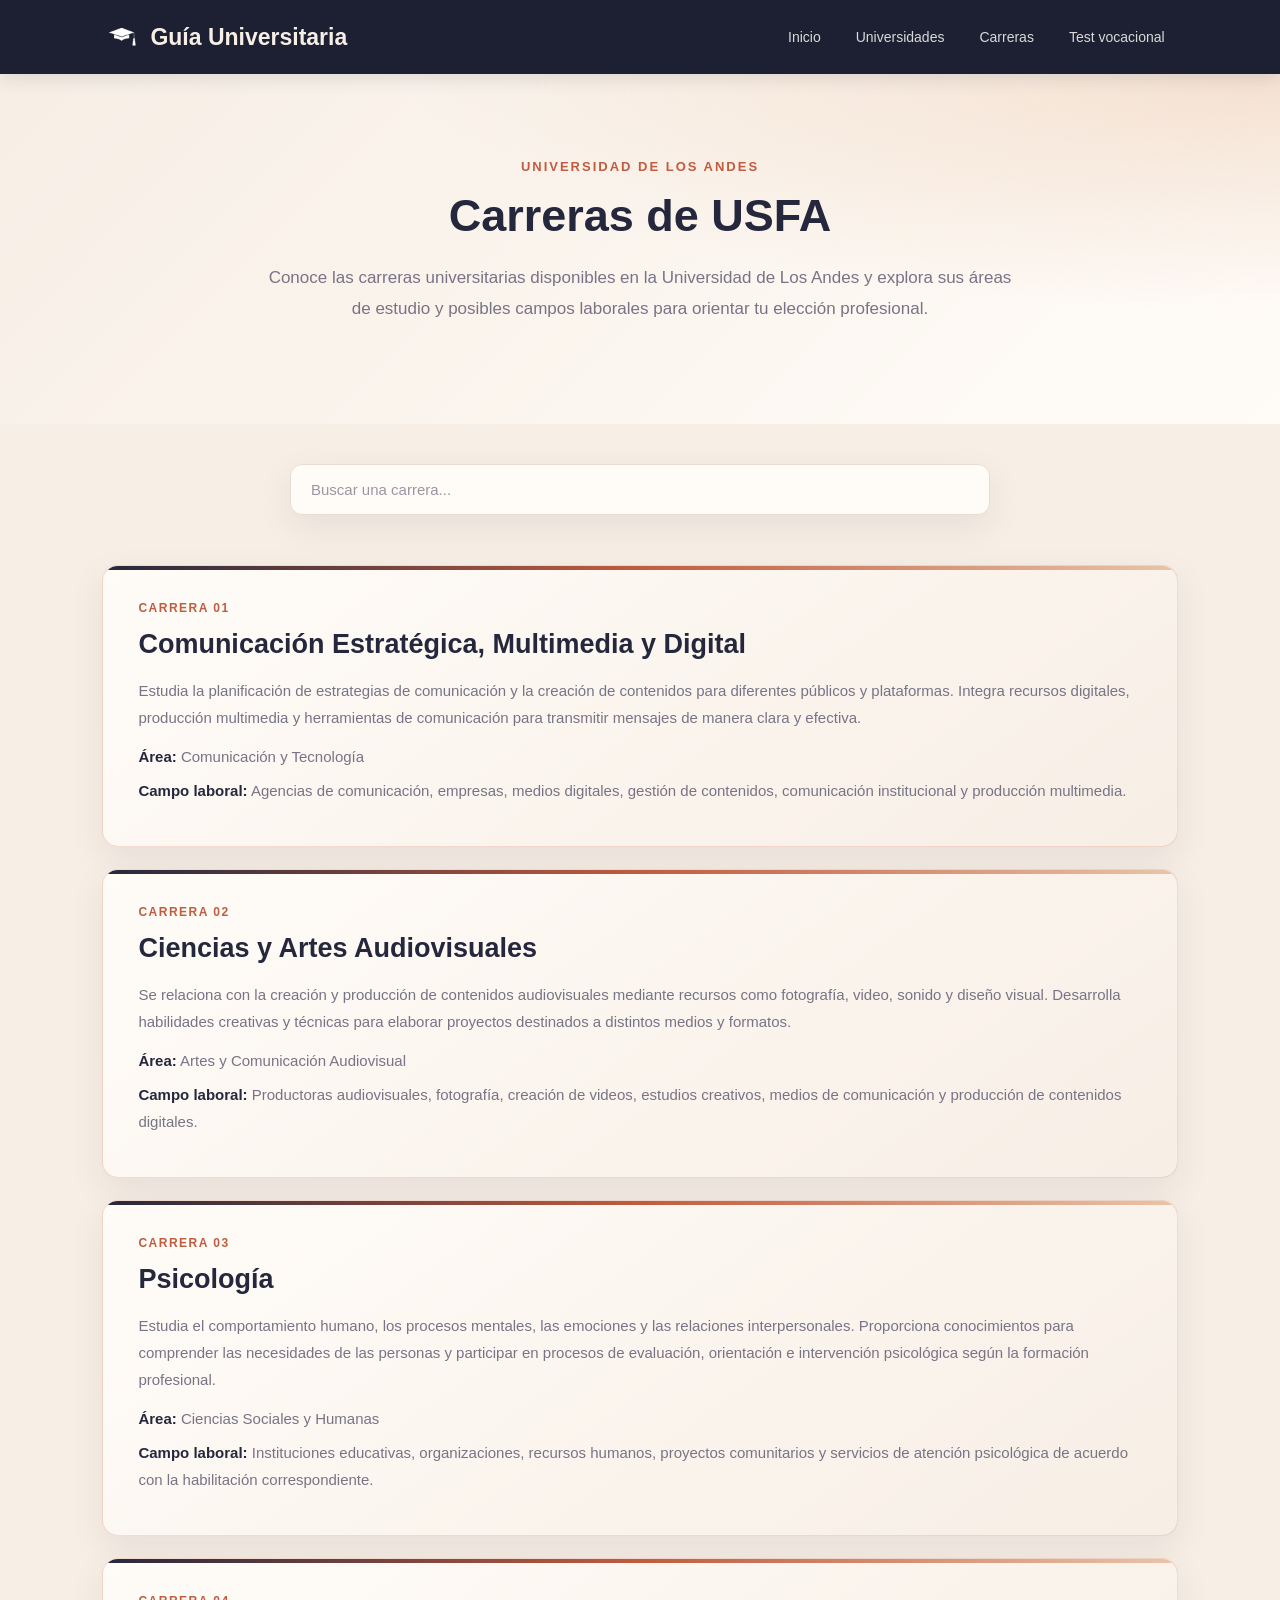
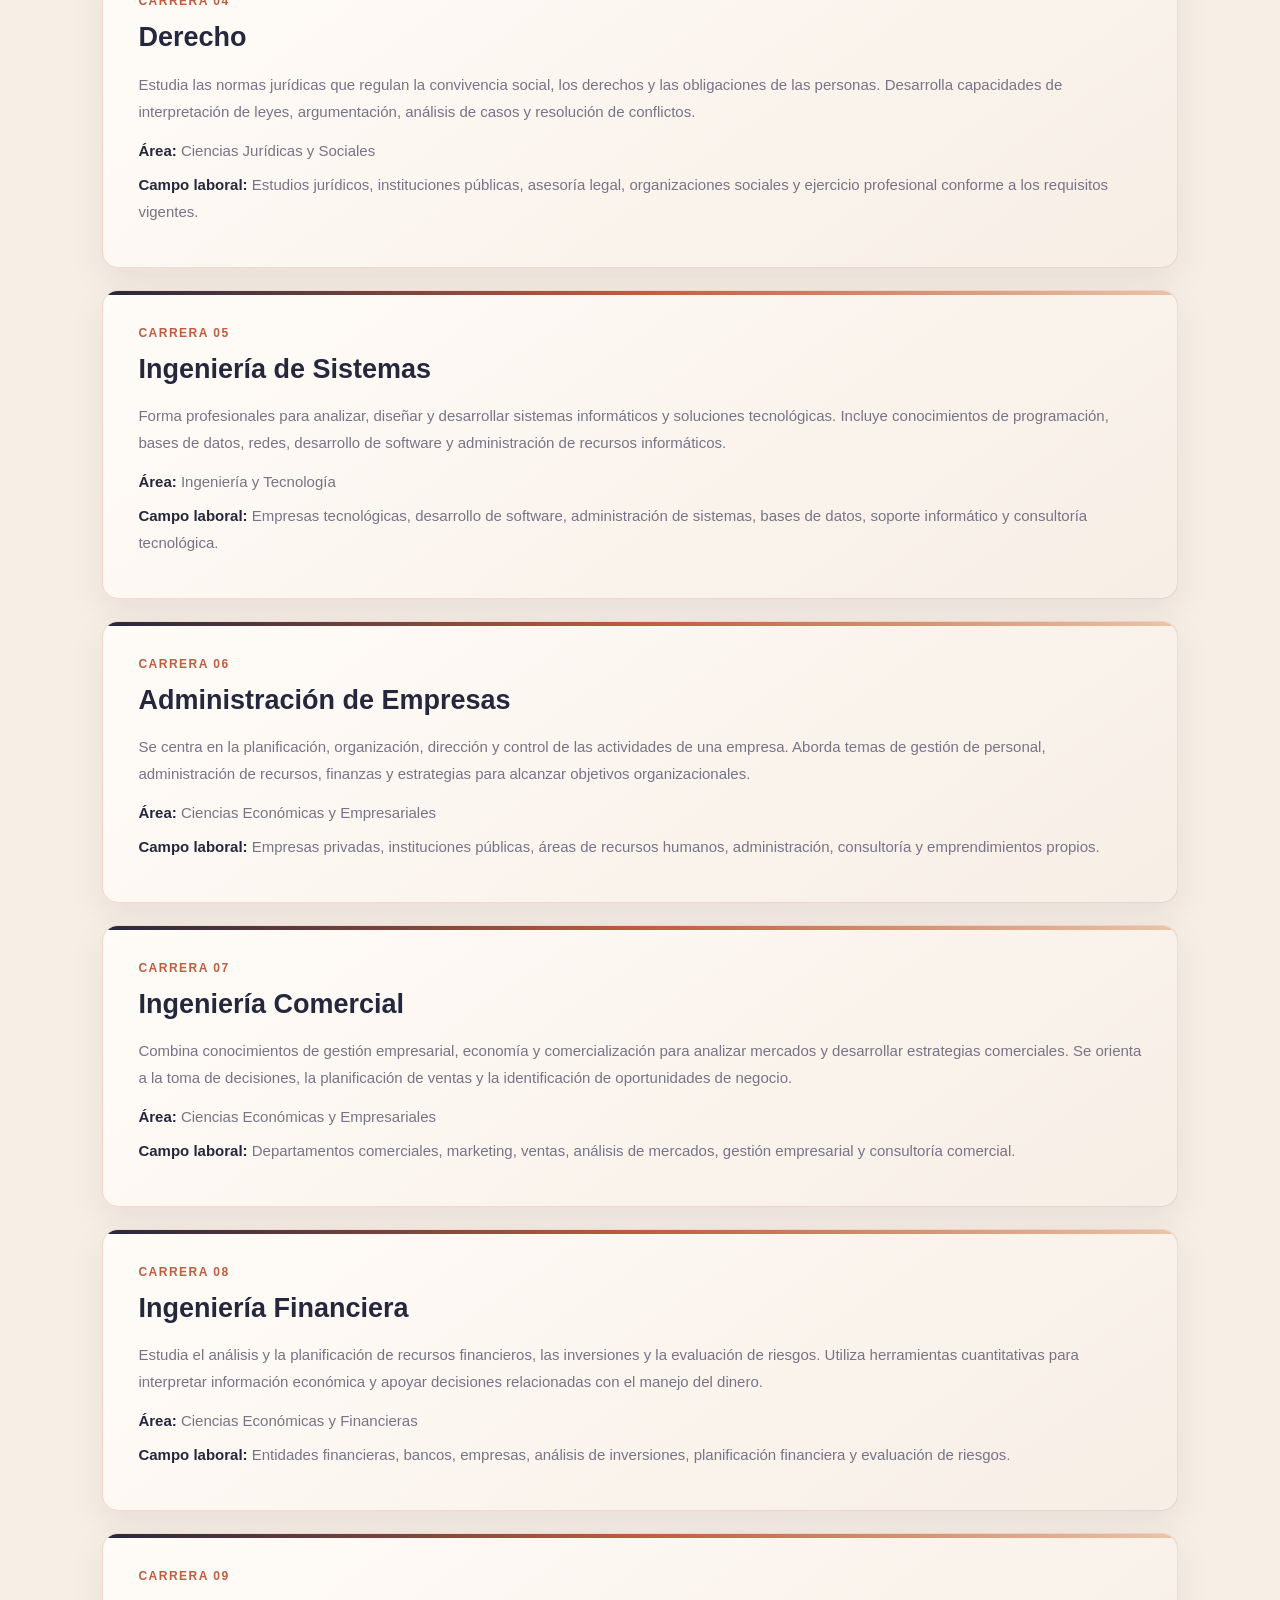
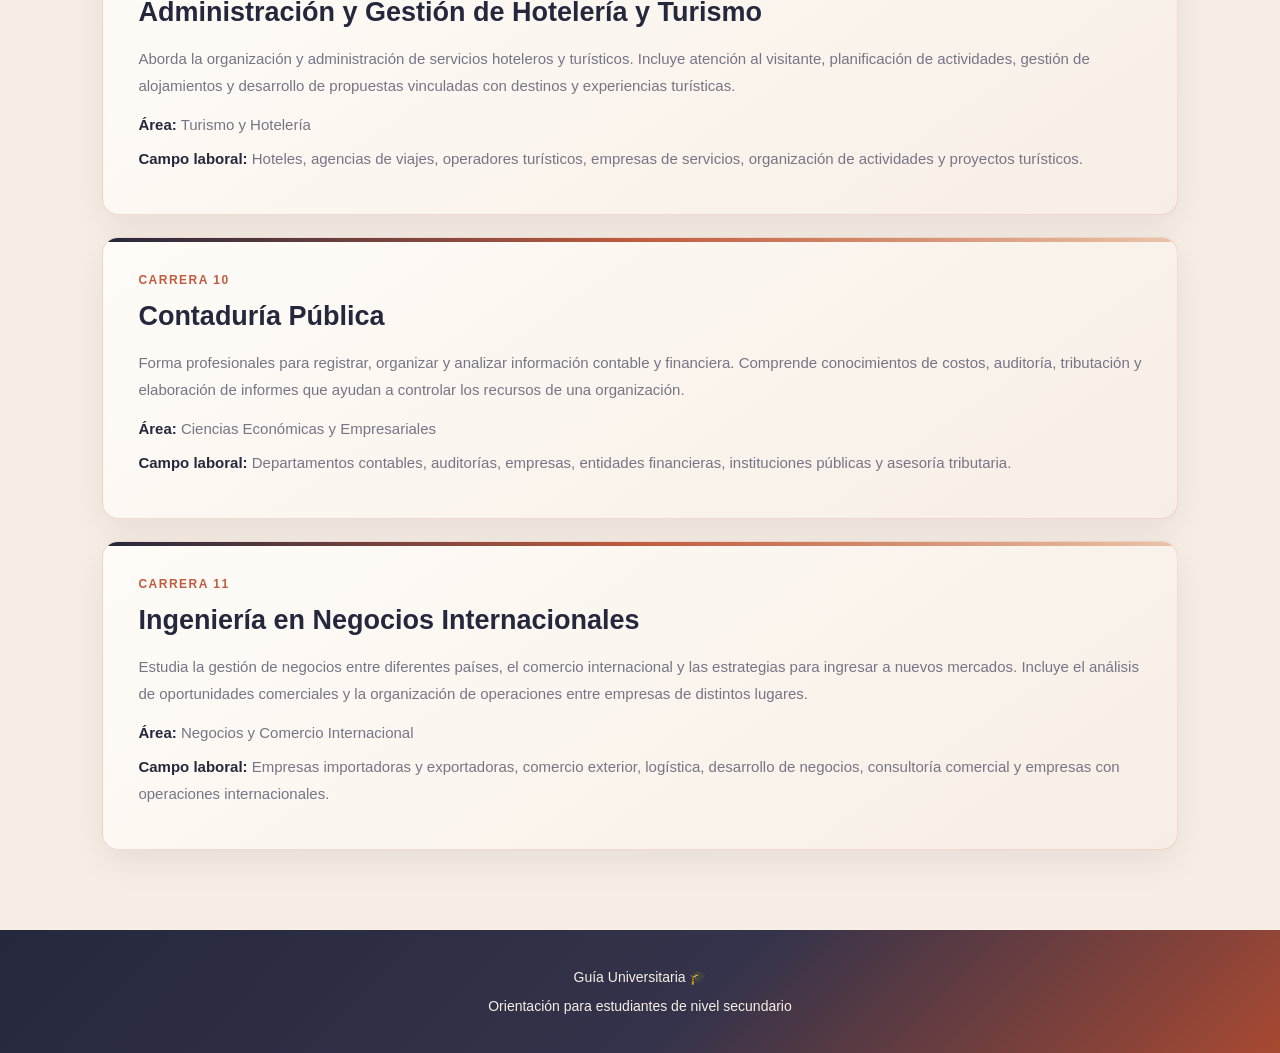
<file: sinfo/carreras/usfa.html>
<!DOCTYPE html>
<html lang="es">

<head>
    <meta charset="UTF-8">
    <meta name="viewport" content="width=device-width, initial-scale=1.0">
    <title>USFA - Carreras</title>
    <link rel="stylesheet" href="carreras.css">
</head>

<body>

<header class="encabezado">

      <div class="logo">
        <a href="../../index.html" class="logo">
            <img src="../Graduation cap.png" alt="Logo de Guía Universitaria" class="imagen-gorrito">
            <span>Guía Universitaria</span>
        </a>
    </div>
    <input type="checkbox" id="menu-toggle">

    <label for="menu-toggle" class="boton-menu">
        ☰
    </label>

    <nav class="menu">
        <a href="../../index.html">Inicio</a>
        <a href="../universidades.html">Universidades</a>
        <a href="../../carreras.html">Carreras</a>
        <a href="../../test/test.html">Test vocacional</a>
    </nav>

</header>

<section class="encabezado-carreras">

    <div class="contenido-carreras">

        <span class="etiqueta">
            UNIVERSIDAD DE LOS ANDES
        </span>

        <h1>Carreras de USFA</h1>

        <p class="descripcion">
            Conoce las carreras universitarias disponibles en la
            Universidad de Los Andes y explora sus áreas de estudio
            y posibles campos laborales para orientar tu elección profesional.
        </p>

    </div>

</section>

<section class="seccion-buscador">

    <input
        type="text"
        id="buscador-carreras"
        placeholder="Buscar una carrera..."
        aria-label="Buscar una carrera"
    >

</section>

<section class="seccion-carreras">

    <div class="contenedor-carreras">

        <article class="carrera-card">
            <div class="informacion-carrera">
                <span class="numero">CARRERA 01</span>
                <h2>Comunicación Estratégica, Multimedia y Digital</h2>
                <p>Estudia la planificación de estrategias de comunicación y la creación de contenidos para diferentes públicos y plataformas. Integra recursos digitales, producción multimedia y herramientas de comunicación para transmitir mensajes de manera clara y efectiva.</p>
                <p class="dato-carrera"><strong>Área:</strong> Comunicación y Tecnología</p>
                <p class="dato-carrera"><strong>Campo laboral:</strong> Agencias de comunicación, empresas, medios digitales, gestión de contenidos, comunicación institucional y producción multimedia.</p>
            </div>
        </article>

        <article class="carrera-card">
            <div class="informacion-carrera">
                <span class="numero">CARRERA 02</span>
                <h2>Ciencias y Artes Audiovisuales</h2>
                <p>Se relaciona con la creación y producción de contenidos audiovisuales mediante recursos como fotografía, video, sonido y diseño visual. Desarrolla habilidades creativas y técnicas para elaborar proyectos destinados a distintos medios y formatos.</p>
                <p class="dato-carrera"><strong>Área:</strong> Artes y Comunicación Audiovisual</p>
                <p class="dato-carrera"><strong>Campo laboral:</strong> Productoras audiovisuales, fotografía, creación de videos, estudios creativos, medios de comunicación y producción de contenidos digitales.</p>
            </div>
        </article>

        <article class="carrera-card">
            <div class="informacion-carrera">
                <span class="numero">CARRERA 03</span>
                <h2>Psicología</h2>
                <p>Estudia el comportamiento humano, los procesos mentales, las emociones y las relaciones interpersonales. Proporciona conocimientos para comprender las necesidades de las personas y participar en procesos de evaluación, orientación e intervención psicológica según la formación profesional.</p>
                <p class="dato-carrera"><strong>Área:</strong> Ciencias Sociales y Humanas</p>
                <p class="dato-carrera"><strong>Campo laboral:</strong> Instituciones educativas, organizaciones, recursos humanos, proyectos comunitarios y servicios de atención psicológica de acuerdo con la habilitación correspondiente.</p>
            </div>
        </article>

        <article class="carrera-card">
            <div class="informacion-carrera">
                <span class="numero">CARRERA 04</span>
                <h2>Derecho</h2>
                <p>Estudia las normas jurídicas que regulan la convivencia social, los derechos y las obligaciones de las personas. Desarrolla capacidades de interpretación de leyes, argumentación, análisis de casos y resolución de conflictos.</p>
                <p class="dato-carrera"><strong>Área:</strong> Ciencias Jurídicas y Sociales</p>
                <p class="dato-carrera"><strong>Campo laboral:</strong> Estudios jurídicos, instituciones públicas, asesoría legal, organizaciones sociales y ejercicio profesional conforme a los requisitos vigentes.</p>
            </div>
        </article>

        <article class="carrera-card">
            <div class="informacion-carrera">
                <span class="numero">CARRERA 05</span>
                <h2>Ingeniería de Sistemas</h2>
                <p>Forma profesionales para analizar, diseñar y desarrollar sistemas informáticos y soluciones tecnológicas. Incluye conocimientos de programación, bases de datos, redes, desarrollo de software y administración de recursos informáticos.</p>
                <p class="dato-carrera"><strong>Área:</strong> Ingeniería y Tecnología</p>
                <p class="dato-carrera"><strong>Campo laboral:</strong> Empresas tecnológicas, desarrollo de software, administración de sistemas, bases de datos, soporte informático y consultoría tecnológica.</p>
            </div>
        </article>

        <article class="carrera-card">
            <div class="informacion-carrera">
                <span class="numero">CARRERA 06</span>
                <h2>Administración de Empresas</h2>
                <p>Se centra en la planificación, organización, dirección y control de las actividades de una empresa. Aborda temas de gestión de personal, administración de recursos, finanzas y estrategias para alcanzar objetivos organizacionales.</p>
                <p class="dato-carrera"><strong>Área:</strong> Ciencias Económicas y Empresariales</p>
                <p class="dato-carrera"><strong>Campo laboral:</strong> Empresas privadas, instituciones públicas, áreas de recursos humanos, administración, consultoría y emprendimientos propios.</p>
            </div>
        </article>

        <article class="carrera-card">
            <div class="informacion-carrera">
                <span class="numero">CARRERA 07</span>
                <h2>Ingeniería Comercial</h2>
                <p>Combina conocimientos de gestión empresarial, economía y comercialización para analizar mercados y desarrollar estrategias comerciales. Se orienta a la toma de decisiones, la planificación de ventas y la identificación de oportunidades de negocio.</p>
                <p class="dato-carrera"><strong>Área:</strong> Ciencias Económicas y Empresariales</p>
                <p class="dato-carrera"><strong>Campo laboral:</strong> Departamentos comerciales, marketing, ventas, análisis de mercados, gestión empresarial y consultoría comercial.</p>
            </div>
        </article>

        <article class="carrera-card">
            <div class="informacion-carrera">
                <span class="numero">CARRERA 08</span>
                <h2>Ingeniería Financiera</h2>
                <p>Estudia el análisis y la planificación de recursos financieros, las inversiones y la evaluación de riesgos. Utiliza herramientas cuantitativas para interpretar información económica y apoyar decisiones relacionadas con el manejo del dinero.</p>
                <p class="dato-carrera"><strong>Área:</strong> Ciencias Económicas y Financieras</p>
                <p class="dato-carrera"><strong>Campo laboral:</strong> Entidades financieras, bancos, empresas, análisis de inversiones, planificación financiera y evaluación de riesgos.</p>
            </div>
        </article>

        <article class="carrera-card">
            <div class="informacion-carrera">
                <span class="numero">CARRERA 09</span>
                <h2>Administración y Gestión de Hotelería y Turismo</h2>
                <p>Aborda la organización y administración de servicios hoteleros y turísticos. Incluye atención al visitante, planificación de actividades, gestión de alojamientos y desarrollo de propuestas vinculadas con destinos y experiencias turísticas.</p>
                <p class="dato-carrera"><strong>Área:</strong> Turismo y Hotelería</p>
                <p class="dato-carrera"><strong>Campo laboral:</strong> Hoteles, agencias de viajes, operadores turísticos, empresas de servicios, organización de actividades y proyectos turísticos.</p>
            </div>
        </article>

        <article class="carrera-card">
            <div class="informacion-carrera">
                <span class="numero">CARRERA 10</span>
                <h2>Contaduría Pública</h2>
                <p>Forma profesionales para registrar, organizar y analizar información contable y financiera. Comprende conocimientos de costos, auditoría, tributación y elaboración de informes que ayudan a controlar los recursos de una organización.</p>
                <p class="dato-carrera"><strong>Área:</strong> Ciencias Económicas y Empresariales</p>
                <p class="dato-carrera"><strong>Campo laboral:</strong> Departamentos contables, auditorías, empresas, entidades financieras, instituciones públicas y asesoría tributaria.</p>
            </div>
        </article>

        <article class="carrera-card">
            <div class="informacion-carrera">
                <span class="numero">CARRERA 11</span>
                <h2>Ingeniería en Negocios Internacionales</h2>
                <p>Estudia la gestión de negocios entre diferentes países, el comercio internacional y las estrategias para ingresar a nuevos mercados. Incluye el análisis de oportunidades comerciales y la organización de operaciones entre empresas de distintos lugares.</p>
                <p class="dato-carrera"><strong>Área:</strong> Negocios y Comercio Internacional</p>
                <p class="dato-carrera"><strong>Campo laboral:</strong> Empresas importadoras y exportadoras, comercio exterior, logística, desarrollo de negocios, consultoría comercial y empresas con operaciones internacionales.</p>
            </div>
        </article>

    </div>

    <p id="sin-resultados" hidden>
        No se encontraron carreras con ese nombre.
    </p>

</section>

<footer>
    <p>Guía Universitaria 🎓</p>
    <p>Orientación para estudiantes de nivel secundario</p>
</footer>

<script src="carreras.js"></script>

</body>
</html>
</file>
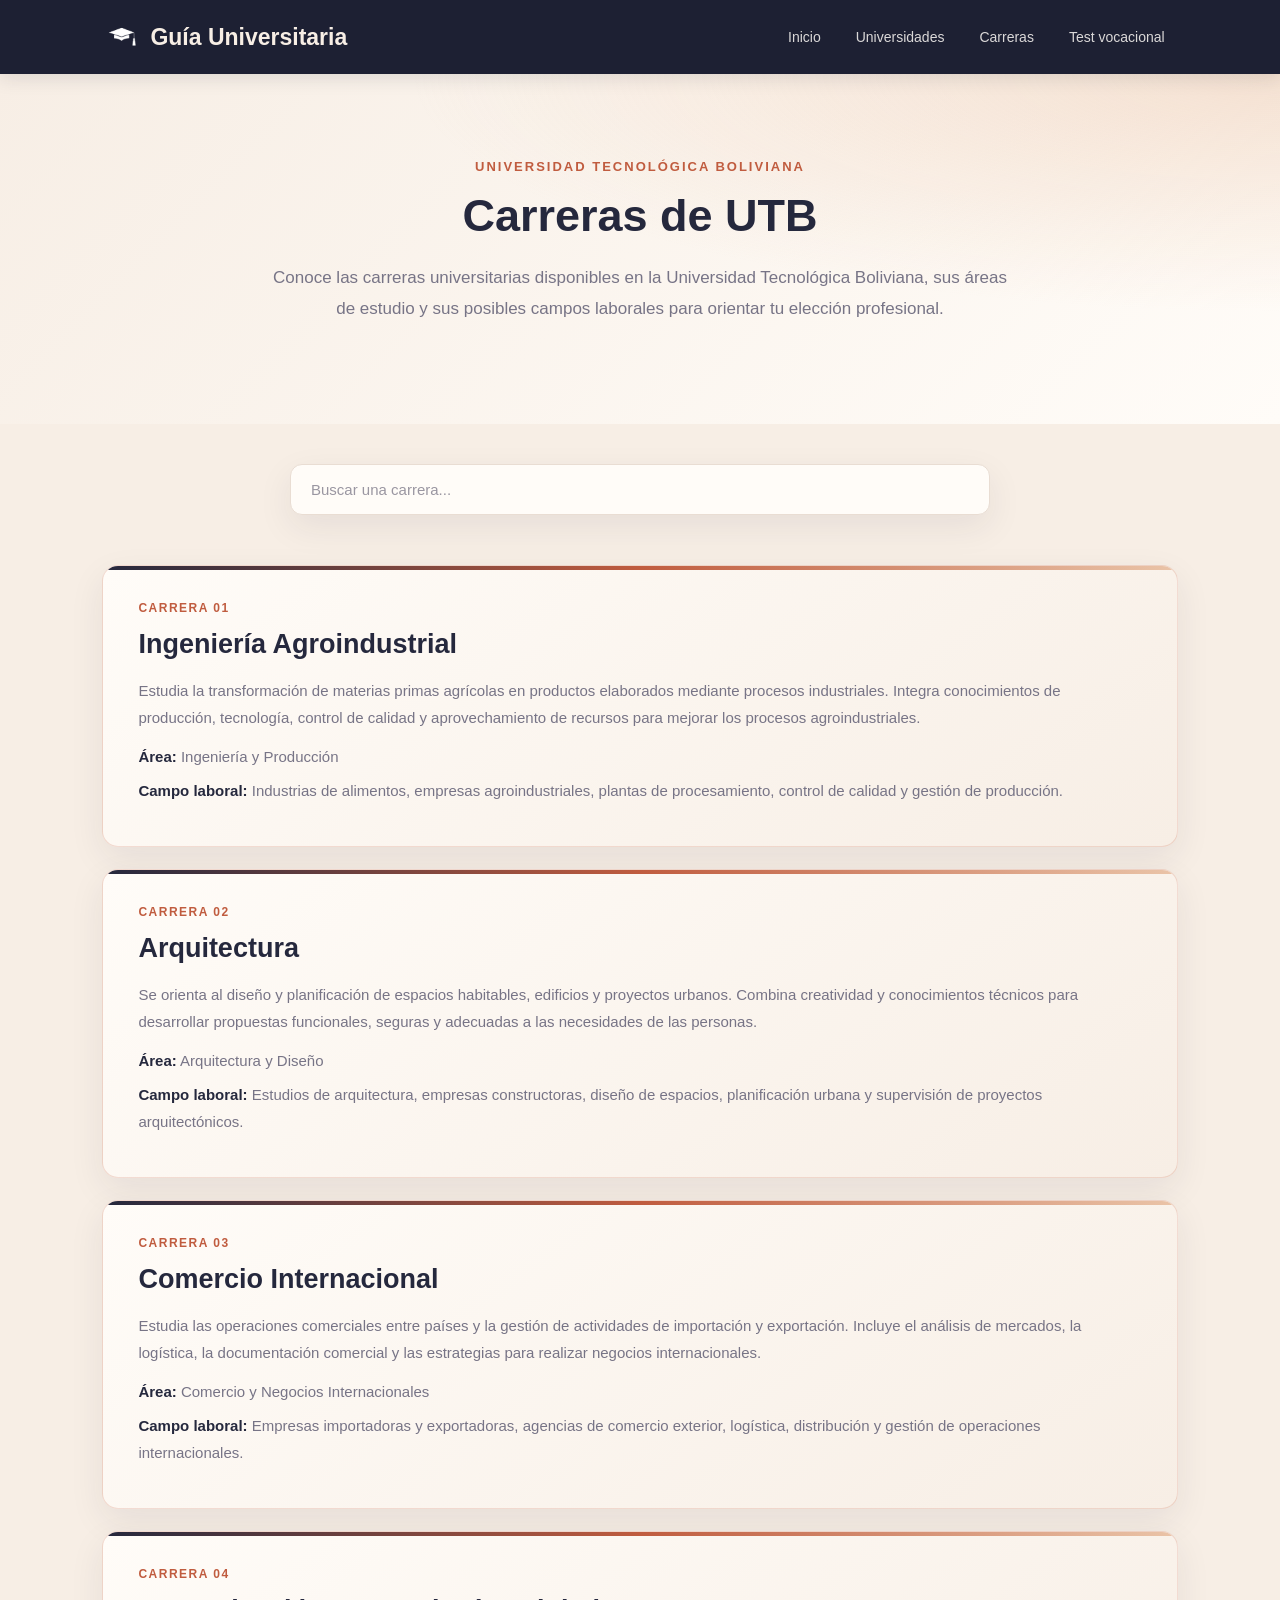
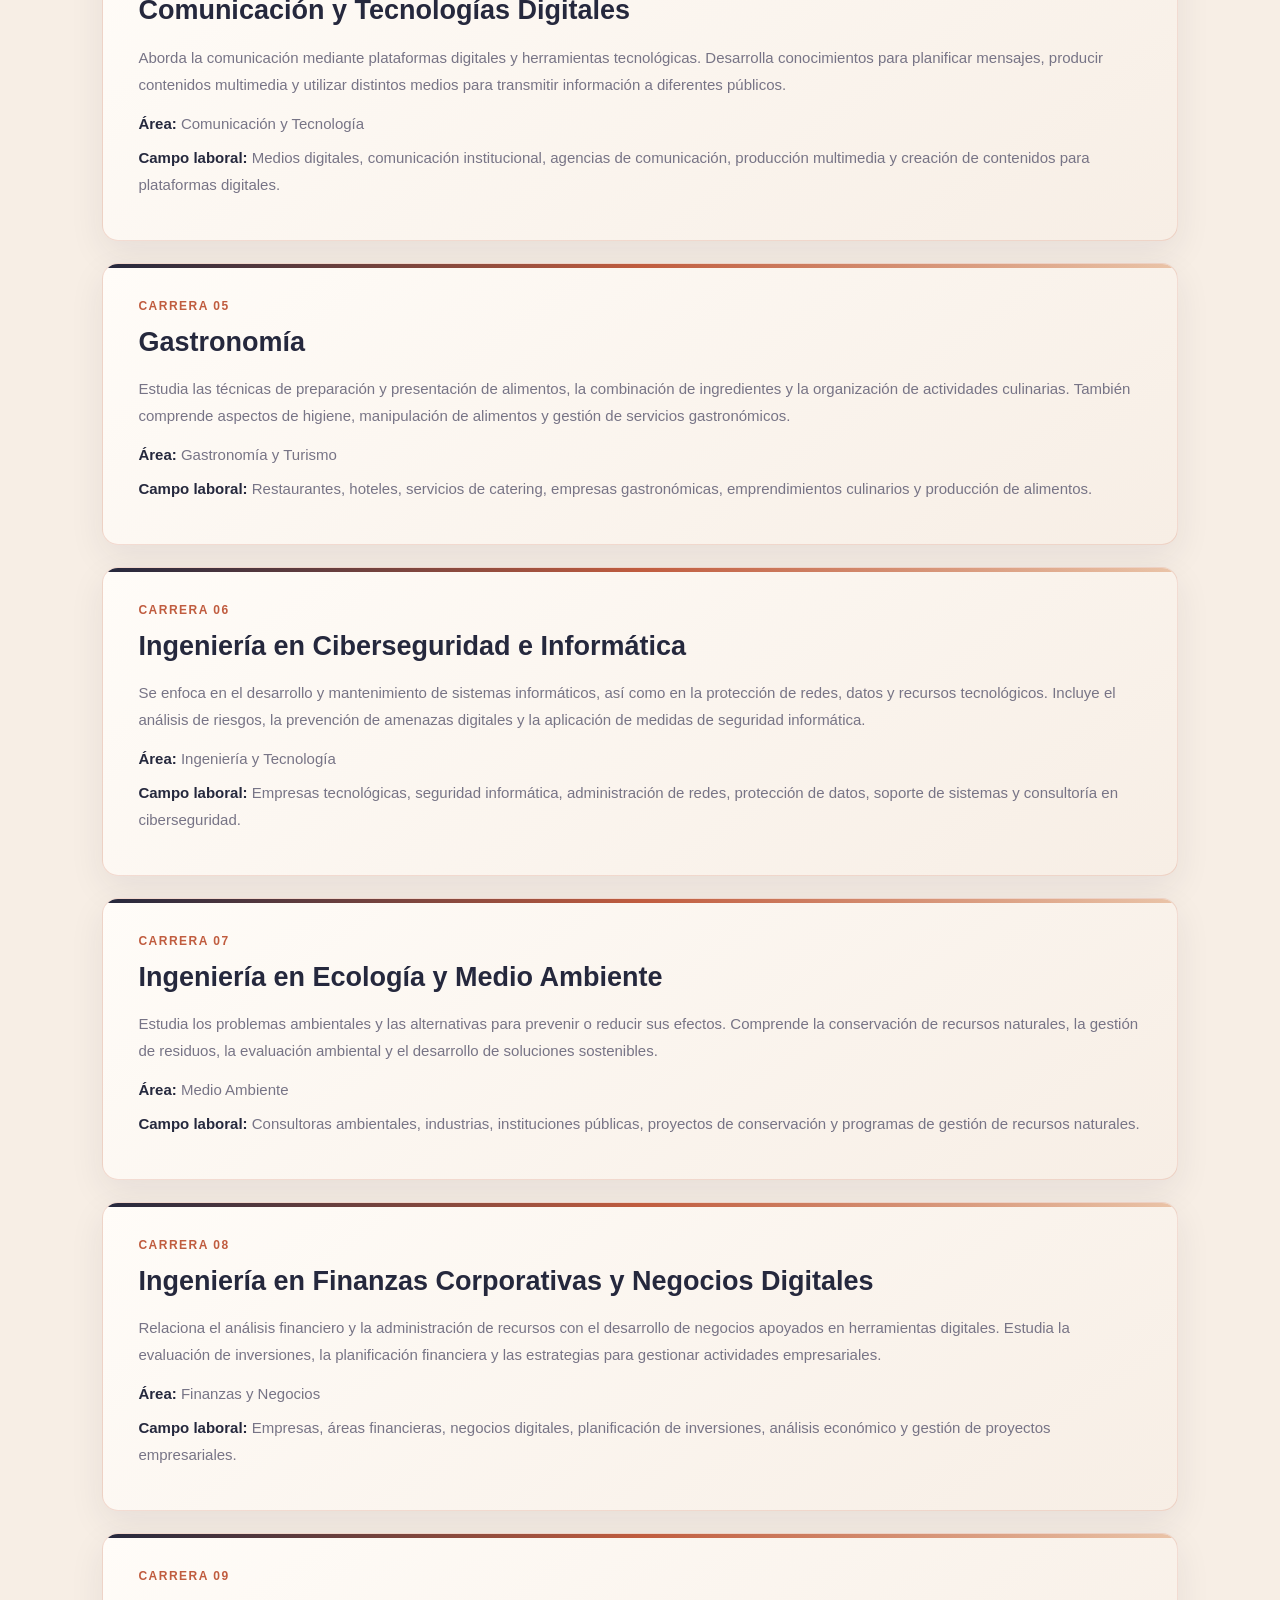
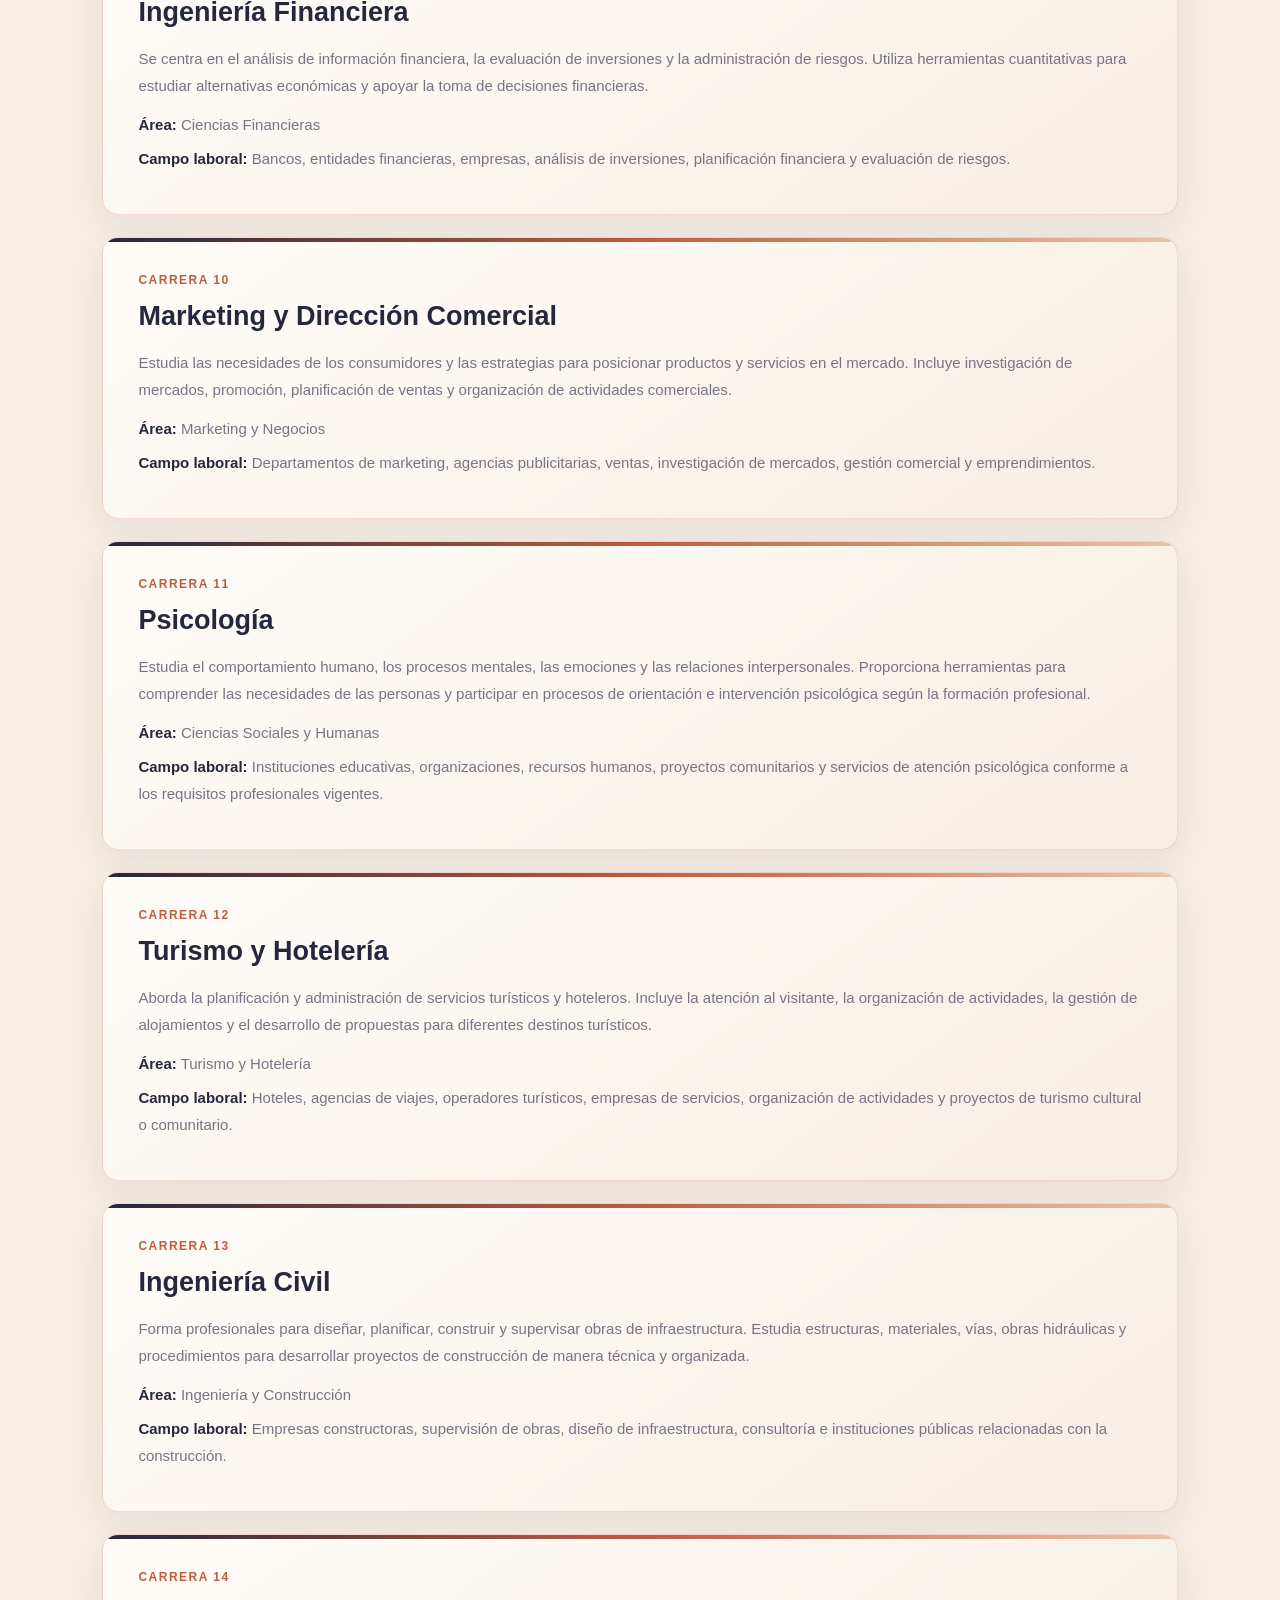
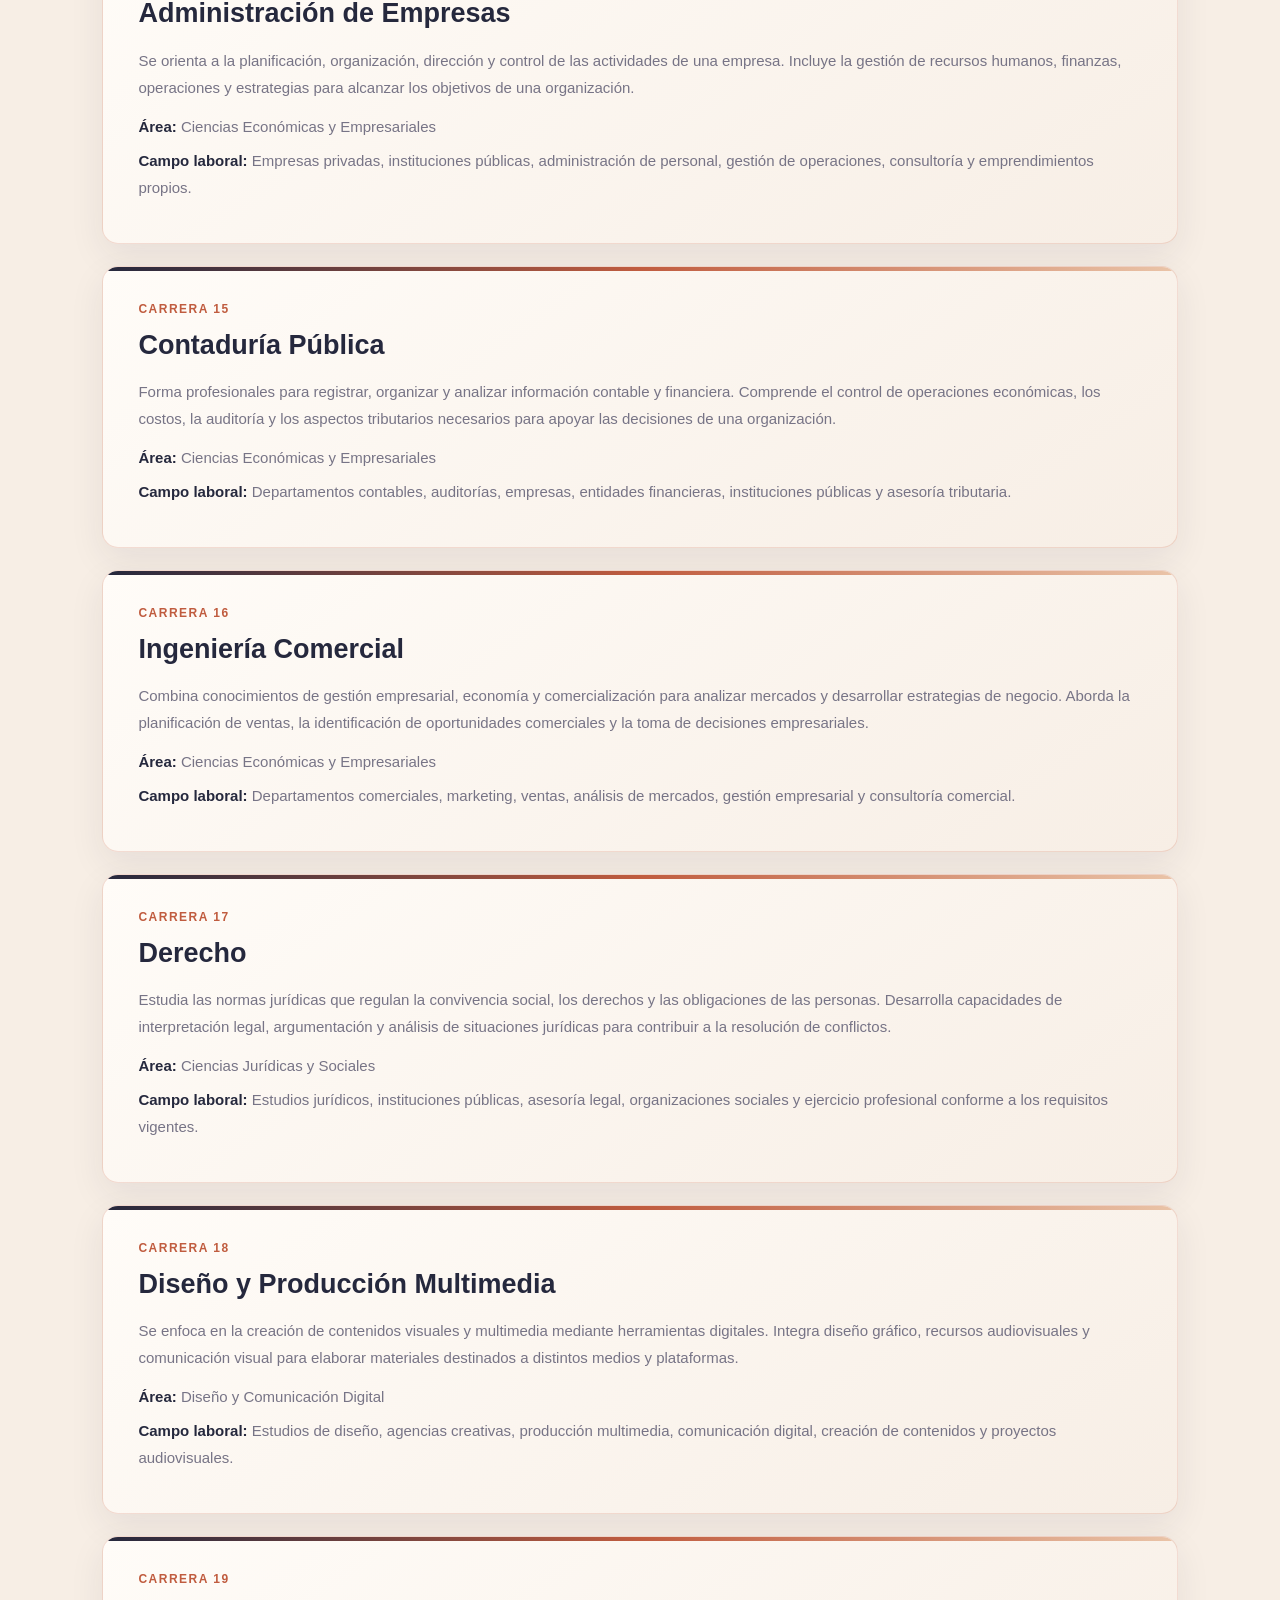
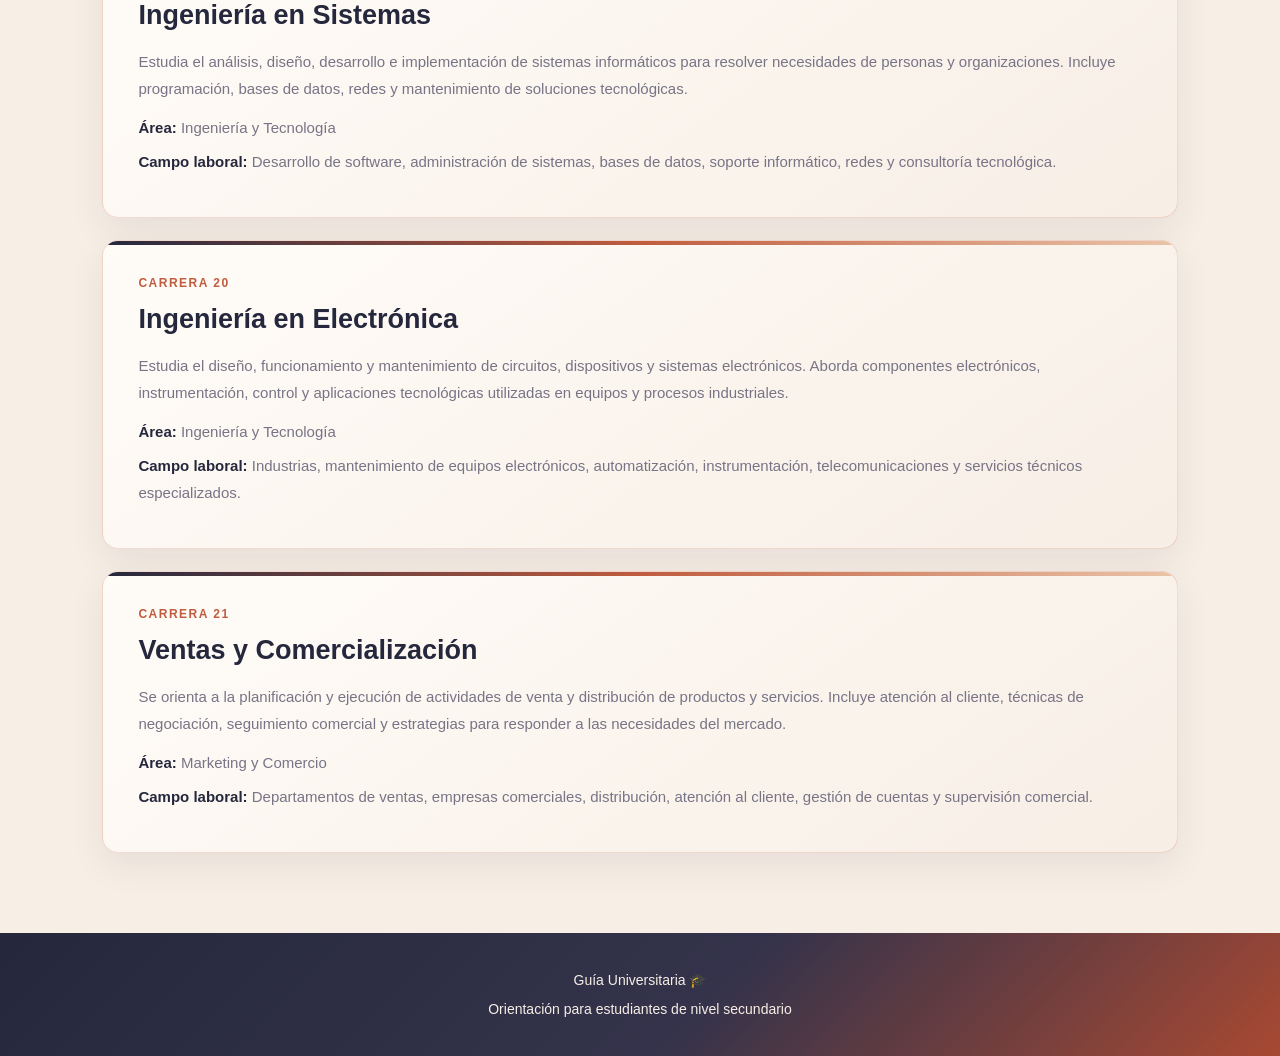
<file: sinfo/carreras/utb.html>
<!DOCTYPE html>
<html lang="es">

<head>
    <meta charset="UTF-8">
    <meta name="viewport" content="width=device-width, initial-scale=1.0">
    <title>UTB - Carreras</title>
    <link rel="stylesheet" href="carreras.css">
</head>

<body>

<header class="encabezado">

       <div class="logo">
        <a href="../../index.html" class="logo">
            <img src="../Graduation cap.png" alt="Logo de Guía Universitaria" class="imagen-gorrito">
            <span>Guía Universitaria</span>
        </a>
    </div>
    <input type="checkbox" id="menu-toggle">

    <label for="menu-toggle" class="boton-menu">
        ☰
    </label>

    <nav class="menu">
        <a href="../../index.html">Inicio</a>
        <a href="../universidades.html">Universidades</a>
        <a href="../../carreras.html">Carreras</a>
        <a href="../../test/test.html">Test vocacional</a>
    </nav>

</header>

<section class="encabezado-carreras">

    <div class="contenido-carreras">

        <span class="etiqueta">
            UNIVERSIDAD TECNOLÓGICA BOLIVIANA
        </span>

        <h1>Carreras de UTB</h1>

        <p class="descripcion">
            Conoce las carreras universitarias disponibles en la
            Universidad Tecnológica Boliviana, sus áreas de estudio
            y sus posibles campos laborales para orientar tu elección profesional.
        </p>

    </div>

</section>

<section class="seccion-buscador">

    <input
        type="text"
        id="buscador-carreras"
        placeholder="Buscar una carrera..."
        aria-label="Buscar una carrera"
    >

</section>

<section class="seccion-carreras">

    <div class="contenedor-carreras">

        <article class="carrera-card">
            <div class="informacion-carrera">
                <span class="numero">CARRERA 01</span>
                <h2>Ingeniería Agroindustrial</h2>
                <p>Estudia la transformación de materias primas agrícolas en productos elaborados mediante procesos industriales. Integra conocimientos de producción, tecnología, control de calidad y aprovechamiento de recursos para mejorar los procesos agroindustriales.</p>
                <p class="dato-carrera"><strong>Área:</strong> Ingeniería y Producción</p>
                <p class="dato-carrera"><strong>Campo laboral:</strong> Industrias de alimentos, empresas agroindustriales, plantas de procesamiento, control de calidad y gestión de producción.</p>
            </div>
        </article>

        <article class="carrera-card">
            <div class="informacion-carrera">
                <span class="numero">CARRERA 02</span>
                <h2>Arquitectura</h2>
                <p>Se orienta al diseño y planificación de espacios habitables, edificios y proyectos urbanos. Combina creatividad y conocimientos técnicos para desarrollar propuestas funcionales, seguras y adecuadas a las necesidades de las personas.</p>
                <p class="dato-carrera"><strong>Área:</strong> Arquitectura y Diseño</p>
                <p class="dato-carrera"><strong>Campo laboral:</strong> Estudios de arquitectura, empresas constructoras, diseño de espacios, planificación urbana y supervisión de proyectos arquitectónicos.</p>
            </div>
        </article>

        <article class="carrera-card">
            <div class="informacion-carrera">
                <span class="numero">CARRERA 03</span>
                <h2>Comercio Internacional</h2>
                <p>Estudia las operaciones comerciales entre países y la gestión de actividades de importación y exportación. Incluye el análisis de mercados, la logística, la documentación comercial y las estrategias para realizar negocios internacionales.</p>
                <p class="dato-carrera"><strong>Área:</strong> Comercio y Negocios Internacionales</p>
                <p class="dato-carrera"><strong>Campo laboral:</strong> Empresas importadoras y exportadoras, agencias de comercio exterior, logística, distribución y gestión de operaciones internacionales.</p>
            </div>
        </article>

        <article class="carrera-card">
            <div class="informacion-carrera">
                <span class="numero">CARRERA 04</span>
                <h2>Comunicación y Tecnologías Digitales</h2>
                <p>Aborda la comunicación mediante plataformas digitales y herramientas tecnológicas. Desarrolla conocimientos para planificar mensajes, producir contenidos multimedia y utilizar distintos medios para transmitir información a diferentes públicos.</p>
                <p class="dato-carrera"><strong>Área:</strong> Comunicación y Tecnología</p>
                <p class="dato-carrera"><strong>Campo laboral:</strong> Medios digitales, comunicación institucional, agencias de comunicación, producción multimedia y creación de contenidos para plataformas digitales.</p>
            </div>
        </article>

        <article class="carrera-card">
            <div class="informacion-carrera">
                <span class="numero">CARRERA 05</span>
                <h2>Gastronomía</h2>
                <p>Estudia las técnicas de preparación y presentación de alimentos, la combinación de ingredientes y la organización de actividades culinarias. También comprende aspectos de higiene, manipulación de alimentos y gestión de servicios gastronómicos.</p>
                <p class="dato-carrera"><strong>Área:</strong> Gastronomía y Turismo</p>
                <p class="dato-carrera"><strong>Campo laboral:</strong> Restaurantes, hoteles, servicios de catering, empresas gastronómicas, emprendimientos culinarios y producción de alimentos.</p>
            </div>
        </article>

        <article class="carrera-card">
            <div class="informacion-carrera">
                <span class="numero">CARRERA 06</span>
                <h2>Ingeniería en Ciberseguridad e Informática</h2>
                <p>Se enfoca en el desarrollo y mantenimiento de sistemas informáticos, así como en la protección de redes, datos y recursos tecnológicos. Incluye el análisis de riesgos, la prevención de amenazas digitales y la aplicación de medidas de seguridad informática.</p>
                <p class="dato-carrera"><strong>Área:</strong> Ingeniería y Tecnología</p>
                <p class="dato-carrera"><strong>Campo laboral:</strong> Empresas tecnológicas, seguridad informática, administración de redes, protección de datos, soporte de sistemas y consultoría en ciberseguridad.</p>
            </div>
        </article>

        <article class="carrera-card">
            <div class="informacion-carrera">
                <span class="numero">CARRERA 07</span>
                <h2>Ingeniería en Ecología y Medio Ambiente</h2>
                <p>Estudia los problemas ambientales y las alternativas para prevenir o reducir sus efectos. Comprende la conservación de recursos naturales, la gestión de residuos, la evaluación ambiental y el desarrollo de soluciones sostenibles.</p>
                <p class="dato-carrera"><strong>Área:</strong> Medio Ambiente</p>
                <p class="dato-carrera"><strong>Campo laboral:</strong> Consultoras ambientales, industrias, instituciones públicas, proyectos de conservación y programas de gestión de recursos naturales.</p>
            </div>
        </article>

        <article class="carrera-card">
            <div class="informacion-carrera">
                <span class="numero">CARRERA 08</span>
                <h2>Ingeniería en Finanzas Corporativas y Negocios Digitales</h2>
                <p>Relaciona el análisis financiero y la administración de recursos con el desarrollo de negocios apoyados en herramientas digitales. Estudia la evaluación de inversiones, la planificación financiera y las estrategias para gestionar actividades empresariales.</p>
                <p class="dato-carrera"><strong>Área:</strong> Finanzas y Negocios</p>
                <p class="dato-carrera"><strong>Campo laboral:</strong> Empresas, áreas financieras, negocios digitales, planificación de inversiones, análisis económico y gestión de proyectos empresariales.</p>
            </div>
        </article>

        <article class="carrera-card">
            <div class="informacion-carrera">
                <span class="numero">CARRERA 09</span>
                <h2>Ingeniería Financiera</h2>
                <p>Se centra en el análisis de información financiera, la evaluación de inversiones y la administración de riesgos. Utiliza herramientas cuantitativas para estudiar alternativas económicas y apoyar la toma de decisiones financieras.</p>
                <p class="dato-carrera"><strong>Área:</strong> Ciencias Financieras</p>
                <p class="dato-carrera"><strong>Campo laboral:</strong> Bancos, entidades financieras, empresas, análisis de inversiones, planificación financiera y evaluación de riesgos.</p>
            </div>
        </article>

        <article class="carrera-card">
            <div class="informacion-carrera">
                <span class="numero">CARRERA 10</span>
                <h2>Marketing y Dirección Comercial</h2>
                <p>Estudia las necesidades de los consumidores y las estrategias para posicionar productos y servicios en el mercado. Incluye investigación de mercados, promoción, planificación de ventas y organización de actividades comerciales.</p>
                <p class="dato-carrera"><strong>Área:</strong> Marketing y Negocios</p>
                <p class="dato-carrera"><strong>Campo laboral:</strong> Departamentos de marketing, agencias publicitarias, ventas, investigación de mercados, gestión comercial y emprendimientos.</p>
            </div>
        </article>

        <article class="carrera-card">
            <div class="informacion-carrera">
                <span class="numero">CARRERA 11</span>
                <h2>Psicología</h2>
                <p>Estudia el comportamiento humano, los procesos mentales, las emociones y las relaciones interpersonales. Proporciona herramientas para comprender las necesidades de las personas y participar en procesos de orientación e intervención psicológica según la formación profesional.</p>
                <p class="dato-carrera"><strong>Área:</strong> Ciencias Sociales y Humanas</p>
                <p class="dato-carrera"><strong>Campo laboral:</strong> Instituciones educativas, organizaciones, recursos humanos, proyectos comunitarios y servicios de atención psicológica conforme a los requisitos profesionales vigentes.</p>
            </div>
        </article>

        <article class="carrera-card">
            <div class="informacion-carrera">
                <span class="numero">CARRERA 12</span>
                <h2>Turismo y Hotelería</h2>
                <p>Aborda la planificación y administración de servicios turísticos y hoteleros. Incluye la atención al visitante, la organización de actividades, la gestión de alojamientos y el desarrollo de propuestas para diferentes destinos turísticos.</p>
                <p class="dato-carrera"><strong>Área:</strong> Turismo y Hotelería</p>
                <p class="dato-carrera"><strong>Campo laboral:</strong> Hoteles, agencias de viajes, operadores turísticos, empresas de servicios, organización de actividades y proyectos de turismo cultural o comunitario.</p>
            </div>
        </article>

        <article class="carrera-card">
            <div class="informacion-carrera">
                <span class="numero">CARRERA 13</span>
                <h2>Ingeniería Civil</h2>
                <p>Forma profesionales para diseñar, planificar, construir y supervisar obras de infraestructura. Estudia estructuras, materiales, vías, obras hidráulicas y procedimientos para desarrollar proyectos de construcción de manera técnica y organizada.</p>
                <p class="dato-carrera"><strong>Área:</strong> Ingeniería y Construcción</p>
                <p class="dato-carrera"><strong>Campo laboral:</strong> Empresas constructoras, supervisión de obras, diseño de infraestructura, consultoría e instituciones públicas relacionadas con la construcción.</p>
            </div>
        </article>

        <article class="carrera-card">
            <div class="informacion-carrera">
                <span class="numero">CARRERA 14</span>
                <h2>Administración de Empresas</h2>
                <p>Se orienta a la planificación, organización, dirección y control de las actividades de una empresa. Incluye la gestión de recursos humanos, finanzas, operaciones y estrategias para alcanzar los objetivos de una organización.</p>
                <p class="dato-carrera"><strong>Área:</strong> Ciencias Económicas y Empresariales</p>
                <p class="dato-carrera"><strong>Campo laboral:</strong> Empresas privadas, instituciones públicas, administración de personal, gestión de operaciones, consultoría y emprendimientos propios.</p>
            </div>
        </article>

        <article class="carrera-card">
            <div class="informacion-carrera">
                <span class="numero">CARRERA 15</span>
                <h2>Contaduría Pública</h2>
                <p>Forma profesionales para registrar, organizar y analizar información contable y financiera. Comprende el control de operaciones económicas, los costos, la auditoría y los aspectos tributarios necesarios para apoyar las decisiones de una organización.</p>
                <p class="dato-carrera"><strong>Área:</strong> Ciencias Económicas y Empresariales</p>
                <p class="dato-carrera"><strong>Campo laboral:</strong> Departamentos contables, auditorías, empresas, entidades financieras, instituciones públicas y asesoría tributaria.</p>
            </div>
        </article>

        <article class="carrera-card">
            <div class="informacion-carrera">
                <span class="numero">CARRERA 16</span>
                <h2>Ingeniería Comercial</h2>
                <p>Combina conocimientos de gestión empresarial, economía y comercialización para analizar mercados y desarrollar estrategias de negocio. Aborda la planificación de ventas, la identificación de oportunidades comerciales y la toma de decisiones empresariales.</p>
                <p class="dato-carrera"><strong>Área:</strong> Ciencias Económicas y Empresariales</p>
                <p class="dato-carrera"><strong>Campo laboral:</strong> Departamentos comerciales, marketing, ventas, análisis de mercados, gestión empresarial y consultoría comercial.</p>
            </div>
        </article>

        <article class="carrera-card">
            <div class="informacion-carrera">
                <span class="numero">CARRERA 17</span>
                <h2>Derecho</h2>
                <p>Estudia las normas jurídicas que regulan la convivencia social, los derechos y las obligaciones de las personas. Desarrolla capacidades de interpretación legal, argumentación y análisis de situaciones jurídicas para contribuir a la resolución de conflictos.</p>
                <p class="dato-carrera"><strong>Área:</strong> Ciencias Jurídicas y Sociales</p>
                <p class="dato-carrera"><strong>Campo laboral:</strong> Estudios jurídicos, instituciones públicas, asesoría legal, organizaciones sociales y ejercicio profesional conforme a los requisitos vigentes.</p>
            </div>
        </article>

        <article class="carrera-card">
            <div class="informacion-carrera">
                <span class="numero">CARRERA 18</span>
                <h2>Diseño y Producción Multimedia</h2>
                <p>Se enfoca en la creación de contenidos visuales y multimedia mediante herramientas digitales. Integra diseño gráfico, recursos audiovisuales y comunicación visual para elaborar materiales destinados a distintos medios y plataformas.</p>
                <p class="dato-carrera"><strong>Área:</strong> Diseño y Comunicación Digital</p>
                <p class="dato-carrera"><strong>Campo laboral:</strong> Estudios de diseño, agencias creativas, producción multimedia, comunicación digital, creación de contenidos y proyectos audiovisuales.</p>
            </div>
        </article>

        <article class="carrera-card">
            <div class="informacion-carrera">
                <span class="numero">CARRERA 19</span>
                <h2>Ingeniería en Sistemas</h2>
                <p>Estudia el análisis, diseño, desarrollo e implementación de sistemas informáticos para resolver necesidades de personas y organizaciones. Incluye programación, bases de datos, redes y mantenimiento de soluciones tecnológicas.</p>
                <p class="dato-carrera"><strong>Área:</strong> Ingeniería y Tecnología</p>
                <p class="dato-carrera"><strong>Campo laboral:</strong> Desarrollo de software, administración de sistemas, bases de datos, soporte informático, redes y consultoría tecnológica.</p>
            </div>
        </article>

        <article class="carrera-card">
            <div class="informacion-carrera">
                <span class="numero">CARRERA 20</span>
                <h2>Ingeniería en Electrónica</h2>
                <p>Estudia el diseño, funcionamiento y mantenimiento de circuitos, dispositivos y sistemas electrónicos. Aborda componentes electrónicos, instrumentación, control y aplicaciones tecnológicas utilizadas en equipos y procesos industriales.</p>
                <p class="dato-carrera"><strong>Área:</strong> Ingeniería y Tecnología</p>
                <p class="dato-carrera"><strong>Campo laboral:</strong> Industrias, mantenimiento de equipos electrónicos, automatización, instrumentación, telecomunicaciones y servicios técnicos especializados.</p>
            </div>
        </article>

        <article class="carrera-card">
            <div class="informacion-carrera">
                <span class="numero">CARRERA 21</span>
                <h2>Ventas y Comercialización</h2>
                <p>Se orienta a la planificación y ejecución de actividades de venta y distribución de productos y servicios. Incluye atención al cliente, técnicas de negociación, seguimiento comercial y estrategias para responder a las necesidades del mercado.</p>
                <p class="dato-carrera"><strong>Área:</strong> Marketing y Comercio</p>
                <p class="dato-carrera"><strong>Campo laboral:</strong> Departamentos de ventas, empresas comerciales, distribución, atención al cliente, gestión de cuentas y supervisión comercial.</p>
            </div>
        </article>

    </div>

    <p id="sin-resultados" hidden>
        No se encontraron carreras con ese nombre.
    </p>

</section>

<footer>
    <p>Guía Universitaria 🎓</p>
    <p>Orientación para estudiantes de nivel secundario</p>
</footer>

<script src="carreras.js"></script>

</body>
</html>
</file>
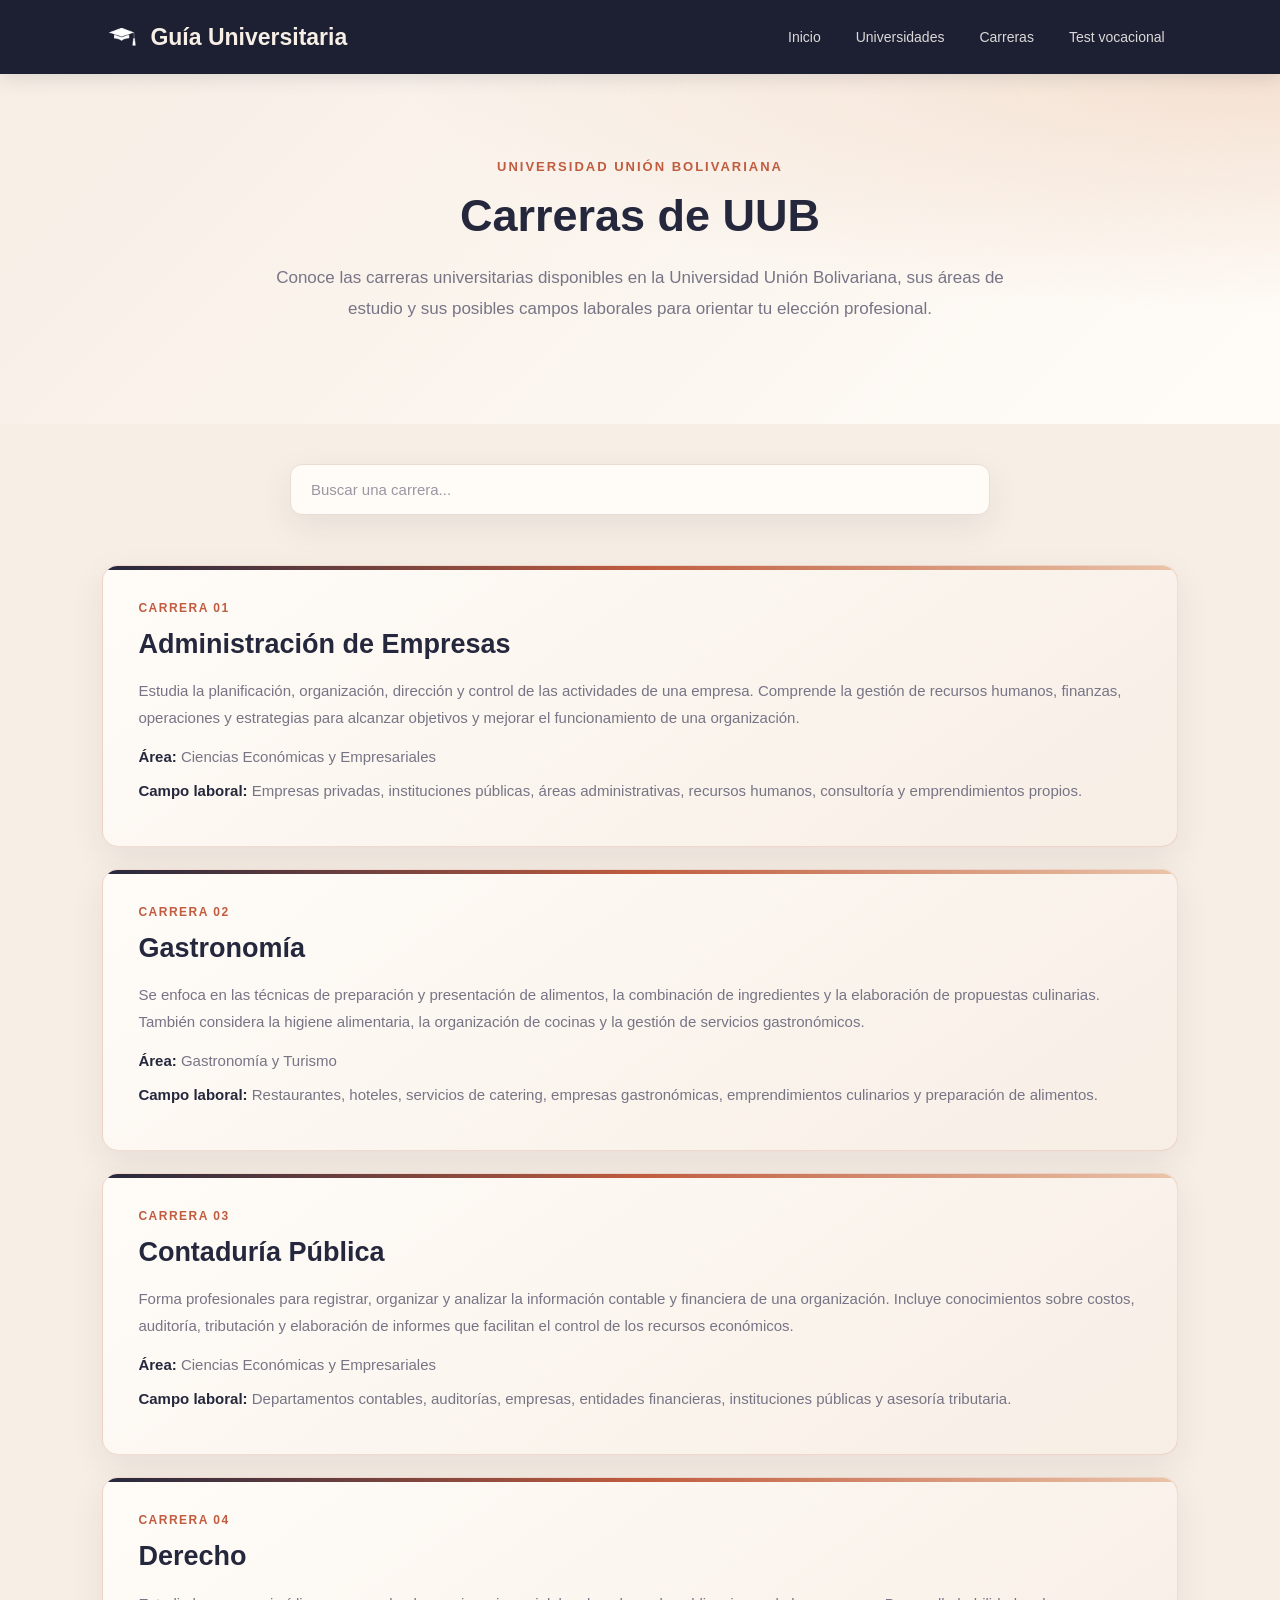
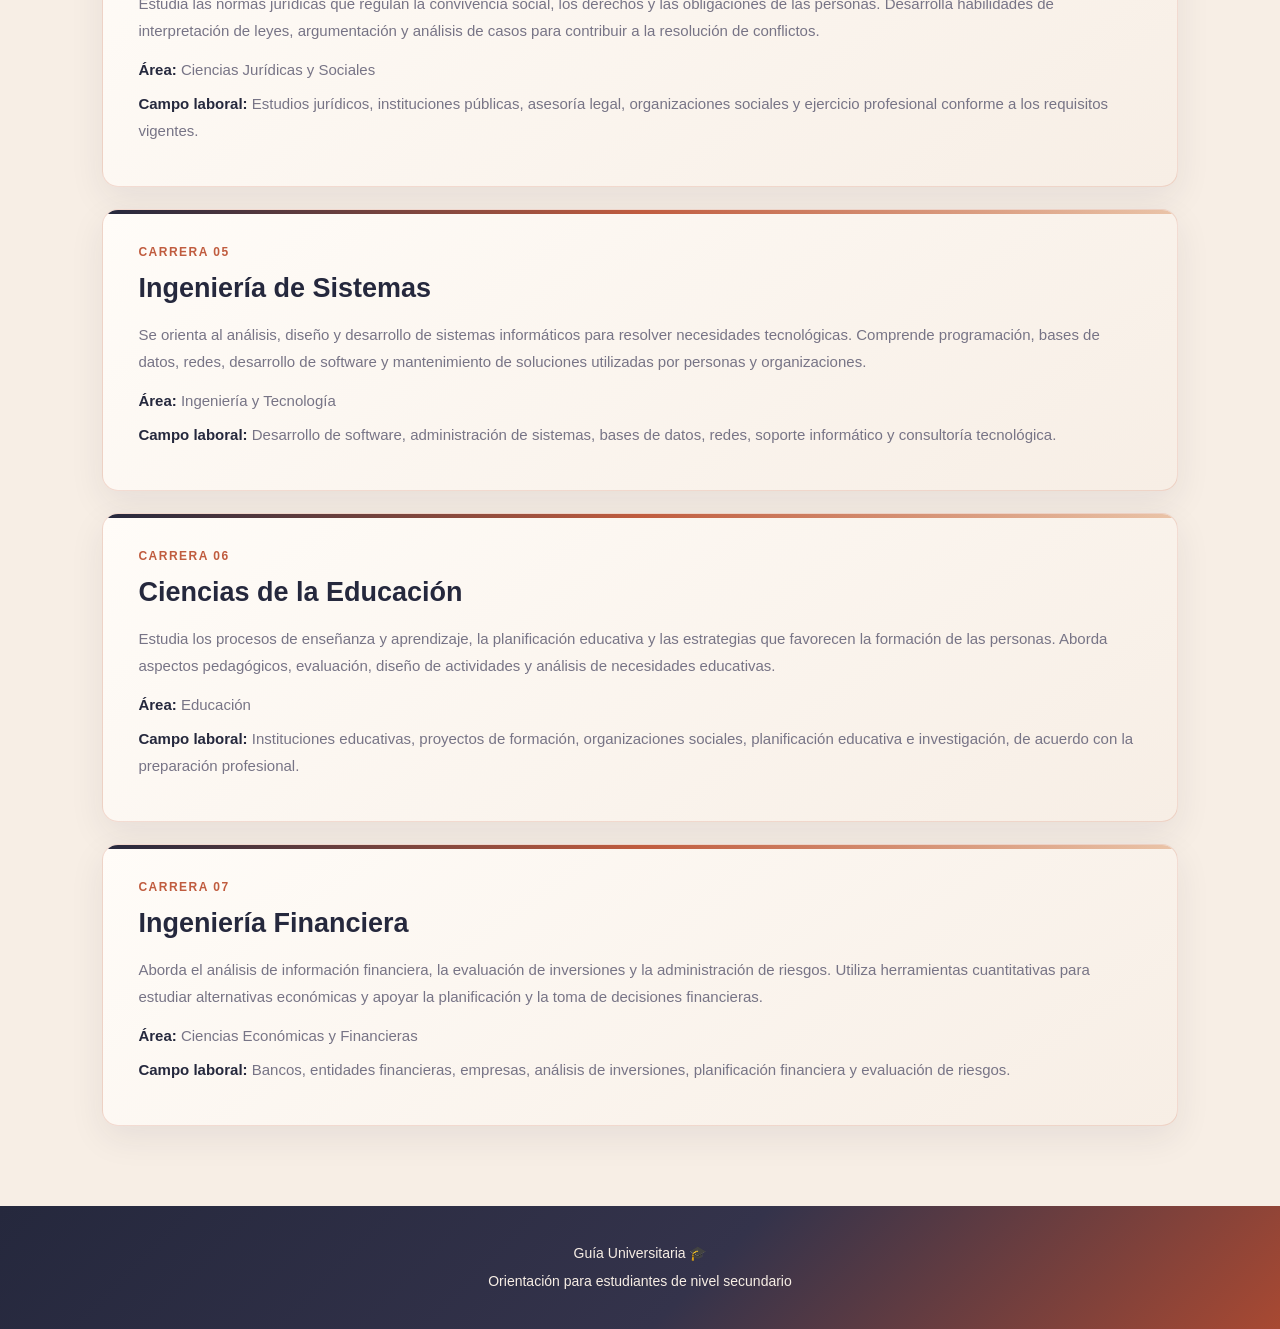
<file: sinfo/carreras/uub.html>
<!DOCTYPE html>
<html lang="es">

<head>
    <meta charset="UTF-8">
    <meta name="viewport" content="width=device-width, initial-scale=1.0">
    <title>UUB - Carreras</title>
    <link rel="stylesheet" href="carreras.css">
</head>

<body>

<header class="encabezado">

      <div class="logo">
        <a href="../../index.html" class="logo">
            <img src="../Graduation cap.png" alt="Logo de Guía Universitaria" class="imagen-gorrito">
            <span>Guía Universitaria</span>
        </a>
    </div>

    <input type="checkbox" id="menu-toggle">

    <label for="menu-toggle" class="boton-menu">
        ☰
    </label>

    <nav class="menu">
        <a href="../index.html">Inicio</a>
        <a href="../universidades.html">Universidades</a>
        <a href="../carreras.html">Carreras</a>
        <a href="../test.html">Test vocacional</a>
    </nav>

</header>

<section class="encabezado-carreras">

    <div class="contenido-carreras">

        <span class="etiqueta">
            UNIVERSIDAD UNIÓN BOLIVARIANA
        </span>

        <h1>Carreras de UUB</h1>

        <p class="descripcion">
            Conoce las carreras universitarias disponibles en la
            Universidad Unión Bolivariana, sus áreas de estudio
            y sus posibles campos laborales para orientar tu elección profesional.
        </p>

    </div>

</section>

<section class="seccion-buscador">

    <input
        type="text"
        id="buscador-carreras"
        placeholder="Buscar una carrera..."
        aria-label="Buscar una carrera"
    >

</section>

<section class="seccion-carreras">

    <div class="contenedor-carreras">

        <article class="carrera-card">
            <div class="informacion-carrera">
                <span class="numero">CARRERA 01</span>
                <h2>Administración de Empresas</h2>
                <p>Estudia la planificación, organización, dirección y control de las actividades de una empresa. Comprende la gestión de recursos humanos, finanzas, operaciones y estrategias para alcanzar objetivos y mejorar el funcionamiento de una organización.</p>
                <p class="dato-carrera"><strong>Área:</strong> Ciencias Económicas y Empresariales</p>
                <p class="dato-carrera"><strong>Campo laboral:</strong> Empresas privadas, instituciones públicas, áreas administrativas, recursos humanos, consultoría y emprendimientos propios.</p>
            </div>
        </article>

        <article class="carrera-card">
            <div class="informacion-carrera">
                <span class="numero">CARRERA 02</span>
                <h2>Gastronomía</h2>
                <p>Se enfoca en las técnicas de preparación y presentación de alimentos, la combinación de ingredientes y la elaboración de propuestas culinarias. También considera la higiene alimentaria, la organización de cocinas y la gestión de servicios gastronómicos.</p>
                <p class="dato-carrera"><strong>Área:</strong> Gastronomía y Turismo</p>
                <p class="dato-carrera"><strong>Campo laboral:</strong> Restaurantes, hoteles, servicios de catering, empresas gastronómicas, emprendimientos culinarios y preparación de alimentos.</p>
            </div>
        </article>

        <article class="carrera-card">
            <div class="informacion-carrera">
                <span class="numero">CARRERA 03</span>
                <h2>Contaduría Pública</h2>
                <p>Forma profesionales para registrar, organizar y analizar la información contable y financiera de una organización. Incluye conocimientos sobre costos, auditoría, tributación y elaboración de informes que facilitan el control de los recursos económicos.</p>
                <p class="dato-carrera"><strong>Área:</strong> Ciencias Económicas y Empresariales</p>
                <p class="dato-carrera"><strong>Campo laboral:</strong> Departamentos contables, auditorías, empresas, entidades financieras, instituciones públicas y asesoría tributaria.</p>
            </div>
        </article>

        <article class="carrera-card">
            <div class="informacion-carrera">
                <span class="numero">CARRERA 04</span>
                <h2>Derecho</h2>
                <p>Estudia las normas jurídicas que regulan la convivencia social, los derechos y las obligaciones de las personas. Desarrolla habilidades de interpretación de leyes, argumentación y análisis de casos para contribuir a la resolución de conflictos.</p>
                <p class="dato-carrera"><strong>Área:</strong> Ciencias Jurídicas y Sociales</p>
                <p class="dato-carrera"><strong>Campo laboral:</strong> Estudios jurídicos, instituciones públicas, asesoría legal, organizaciones sociales y ejercicio profesional conforme a los requisitos vigentes.</p>
            </div>
        </article>

        <article class="carrera-card">
            <div class="informacion-carrera">
                <span class="numero">CARRERA 05</span>
                <h2>Ingeniería de Sistemas</h2>
                <p>Se orienta al análisis, diseño y desarrollo de sistemas informáticos para resolver necesidades tecnológicas. Comprende programación, bases de datos, redes, desarrollo de software y mantenimiento de soluciones utilizadas por personas y organizaciones.</p>
                <p class="dato-carrera"><strong>Área:</strong> Ingeniería y Tecnología</p>
                <p class="dato-carrera"><strong>Campo laboral:</strong> Desarrollo de software, administración de sistemas, bases de datos, redes, soporte informático y consultoría tecnológica.</p>
            </div>
        </article>

        <article class="carrera-card">
            <div class="informacion-carrera">
                <span class="numero">CARRERA 06</span>
                <h2>Ciencias de la Educación</h2>
                <p>Estudia los procesos de enseñanza y aprendizaje, la planificación educativa y las estrategias que favorecen la formación de las personas. Aborda aspectos pedagógicos, evaluación, diseño de actividades y análisis de necesidades educativas.</p>
                <p class="dato-carrera"><strong>Área:</strong> Educación</p>
                <p class="dato-carrera"><strong>Campo laboral:</strong> Instituciones educativas, proyectos de formación, organizaciones sociales, planificación educativa e investigación, de acuerdo con la preparación profesional.</p>
            </div>
        </article>

        <article class="carrera-card">
            <div class="informacion-carrera">
                <span class="numero">CARRERA 07</span>
                <h2>Ingeniería Financiera</h2>
                <p>Aborda el análisis de información financiera, la evaluación de inversiones y la administración de riesgos. Utiliza herramientas cuantitativas para estudiar alternativas económicas y apoyar la planificación y la toma de decisiones financieras.</p>
                <p class="dato-carrera"><strong>Área:</strong> Ciencias Económicas y Financieras</p>
                <p class="dato-carrera"><strong>Campo laboral:</strong> Bancos, entidades financieras, empresas, análisis de inversiones, planificación financiera y evaluación de riesgos.</p>
            </div>
        </article>

    </div>

    <p id="sin-resultados" hidden>
        No se encontraron carreras con ese nombre.
    </p>

</section>

<footer>

    <p>
        Guía Universitaria 🎓
    </p>

    <p>
        Orientación para estudiantes de nivel secundario
    </p>

</footer>

<script src="carreras.js"></script>

</body>

</html>
</file>
<file: sinfo/carreras.css>
:root {
    --azul: #25283D;
    --azul-profundo: #1D2033;
    --azul-medio: #343850;
    --terracota: #C05C3F;
    --terracota-oscuro: #A84932;
    --durazno: #EAC4A8;
    --crema: #F7EEE5;
    --blanco: #FFFCF8;
    --texto: #353548;
    --texto-suave: #777486;
    --borde: #E9DDD3;
    --sombra: 0 12px 35px rgba(37, 40, 61, 0.08);
    --radio: 15px;
}

* {
    box-sizing: border-box;
    margin: 0;
    padding: 0;
}

html {
    scroll-behavior: smooth;
    scroll-padding-top: 100px;
}

body {
    min-height: 100vh;
    font-family: "DM Sans", sans-serif;
    background: var(--crema);
    color: var(--texto);
    line-height: 1.6;
}

a {
    color: inherit;
    text-decoration: none;
}

input,
select,
button {
    font: inherit;
}

img {
    display: block;
    max-width: 100%;
}

/* ENCABEZADO */

.encabezado {
    position: sticky;
    top: 0;
    z-index: 1000;
    display: flex;
    align-items: center;
    justify-content: space-between;
    gap: 25px;
    width: 100%;
    padding: 17px 7%;
    background: var(--azul-profundo);
    color: var(--blanco);
    box-shadow: 0 4px 20px rgba(29, 32, 51, 0.14);
}

.logo {
    display: inline-flex;
    align-items: center;
    gap: 11px;
    flex-shrink: 0;
    font-family: "Space Grotesk", sans-serif;
    font-size: 1.2rem;
    font-weight: 700;
    letter-spacing: -0.035em;
}

.imagen-gorrito {
    width: 37px;
    height: 37px;
    object-fit: contain;
}

.menu {
    display: flex;
    align-items: center;
    justify-content: flex-end;
    gap: 9px;
}

.menu a {
    padding: 10px 14px;
    border-radius: 7px;
    color: rgba(255, 252, 248, 0.84);
    font-size: 0.91rem;
    font-weight: 500;
    transition: background 0.2s ease, color 0.2s ease;
}

.menu a:hover,
.menu a.activo {
    background: rgba(234, 196, 168, 0.14);
    color: var(--durazno);
}

#menu-toggle {
    position: absolute;
    width: 1px;
    height: 1px;
    overflow: hidden;
    clip-path: inset(50%);
}

.boton-menu {
    display: none;
}

/* PORTADA */

.hero-carreras {
    position: relative;
    isolation: isolate;
    overflow: hidden;
    display: flex;
    align-items: center;
    min-height: 430px;
    padding: 85px 8%;
    background: linear-gradient(
        120deg,
        #1D2033 0%,
        #25283D 34%,
        #59373C 59%,
        #A84932 79%,
        #EAC4A8 100%
    );
    color: var(--blanco);
}

.hero-carreras::after {
    content: "";
    position: absolute;
    z-index: -1;
    width: 360px;
    height: 360px;
    right: -90px;
    bottom: -180px;
    border: 1px solid rgba(255, 252, 248, 0.23);
    border-radius: 50%;
    box-shadow:
        0 0 0 35px rgba(255, 252, 248, 0.045),
        0 0 0 75px rgba(255, 252, 248, 0.035);
}

.contenido-hero {
    width: 100%;
    max-width: 790px;
}

.etiqueta {
    display: inline-block;
    margin-bottom: 18px;
    color: var(--terracota);
    font-size: 0.76rem;
    font-weight: 700;
    letter-spacing: 0.15em;
}

.hero-carreras .etiqueta {
    color: var(--durazno);
}

.contenido-hero h1 {
    max-width: 750px;
    margin-bottom: 22px;
    color: var(--blanco);
    font-family: "Space Grotesk", sans-serif;
    font-size: clamp(2.3rem, 5vw, 4.1rem);
    font-weight: 700;
    letter-spacing: -0.055em;
    line-height: 1.12;
}

.contenido-hero p {
    max-width: 630px;
    color: rgba(255, 252, 248, 0.9);
    font-size: 1.04rem;
    line-height: 1.85;
}

/* EXPLORADOR */

.seccion-explorar {
    width: min(1180px, 86%);
    margin: 0 auto;
    padding: 85px 0 55px;
}

.titulo-seccion {
    max-width: 740px;
    margin-bottom: 36px;
}

.titulo-seccion > span {
    display: inline-block;
    margin-bottom: 12px;
    color: var(--terracota);
    font-size: 0.76rem;
    font-weight: 700;
    letter-spacing: 0.12em;
}

.titulo-seccion h2 {
    margin-bottom: 15px;
    color: var(--azul);
    font-family: "Space Grotesk", sans-serif;
    font-size: clamp(1.8rem, 3.5vw, 2.65rem);
    font-weight: 700;
    letter-spacing: -0.045em;
    line-height: 1.2;
}

.titulo-seccion > p {
    max-width: 650px;
    color: var(--texto-suave);
    font-size: 1rem;
    line-height: 1.8;
}

/* FILTROS: coincide con las clases del HTML */

.filtros {
    display: grid;
    grid-template-columns: 1.4fr 1fr 1fr;
    gap: 18px;
    padding: 24px;
    border: 1px solid var(--borde);
    border-radius: 12px;
    background: var(--blanco);
    box-shadow: var(--sombra);
}

.buscador,
.filtro {
    display: flex;
    flex-direction: column;
    gap: 9px;
    min-width: 0;
}

.buscador label,
.filtro label {
    color: var(--azul);
    font-size: 0.85rem;
    font-weight: 700;
}

.buscador input,
.filtro select {
    width: 100%;
    min-width: 0;
    min-height: 48px;
    padding: 12px 13px;
    border: 1px solid var(--borde);
    border-radius: 7px;
    outline: none;
    background: var(--blanco);
    color: var(--texto);
    font-size: 0.9rem;
    transition: border-color 0.2s ease, box-shadow 0.2s ease;
}

.buscador input::placeholder {
    color: #9995A1;
}

.buscador input:focus,
.filtro select:focus {
    border-color: var(--terracota);
    box-shadow: 0 0 0 3px rgba(192, 92, 63, 0.12);
}

/* RESULTADOS */

.seccion-resultados {
    width: min(1180px, 86%);
    margin: 0 auto;
    padding: 0 0 85px;
}

.encabezado-resultados {
    display: flex;
    align-items: flex-end;
    justify-content: space-between;
    flex-wrap: wrap;
    gap: 16px;
    margin-bottom: 25px;
}

.encabezado-resultados span {
    color: var(--terracota);
    font-size: 0.76rem;
    font-weight: 700;
    letter-spacing: 0.12em;
}

.encabezado-resultados h2 {
    color: var(--azul);
    font-family: "Space Grotesk", sans-serif;
    font-size: clamp(1.6rem, 3vw, 2.2rem);
    line-height: 1.3;
}

#contador-carreras {
    color: var(--texto-suave);
    font-size: 0.9rem;
    font-weight: 600;
}

/* TARJETAS */

#contenedor-carreras,
.contenedor-carreras {
    display: grid;
    grid-template-columns: repeat(2, minmax(0, 1fr));
    align-items: stretch;
    gap: 24px;
}

.carrera-card {
    position: relative;
    display: flex;
    flex-direction: column;
    min-width: 0;
    height: 100%;
    overflow: hidden;
    padding: 28px;
    border: 1px solid rgba(192, 92, 63, 0.2);
    border-radius: var(--radio);
    background: linear-gradient(145deg, #FFFCF8 0%, #F7EEE5 100%);
    box-shadow: 0 9px 28px rgba(37, 40, 61, 0.07);
    transition: transform 0.22s ease, box-shadow 0.22s ease,
        border-color 0.22s ease;
}

.carrera-card::before {
    content: "";
    position: absolute;
    top: 0;
    left: 0;
    width: 100%;
    height: 5px;
    background: linear-gradient(
        90deg,
        #25283D 0%,
        #713E3C 42%,
        #C05C3F 72%,
        #EAC4A8 100%
    );
}

.carrera-card:hover {
    transform: translateY(-4px);
    border-color: rgba(192, 92, 63, 0.45);
    box-shadow: 0 17px 36px rgba(37, 40, 61, 0.12);
}

.icono-carrera {
    display: none !important;
}

.contenido-card {
    display: flex;
    flex-direction: column;
    flex: 1;
    min-width: 0;
    padding-top: 5px;
}

.carrera-card .area {
    display: inline-block;
    align-self: flex-start;
    max-width: 100%;
    margin-bottom: 15px;
    padding: 6px 11px;
    border-radius: 5px;
    background: rgba(37, 40, 61, 0.08);
    color: #713E3C;
    font-size: 0.75rem;
    font-weight: 700;
    line-height: 1.5;
}

.titulo-carrera,
.carrera-card h3 {
    margin: 0 0 15px;
    color: var(--azul);
    font-family: "Space Grotesk", sans-serif;
    font-size: 1.36rem;
    font-weight: 700;
    letter-spacing: -0.025em;
    line-height: 1.38;
    overflow-wrap: anywhere;
}

.marca-carrera {
    display: inline-block;
    margin-left: 4px;
    color: var(--terracota);
    font-size: 1.15em;
    font-weight: 700;
}

.descripcion-carrera {
    margin: 0 0 24px;
    color: #59586A;
    font-size: 0.92rem;
    line-height: 1.8;
    overflow-wrap: anywhere;
}

.bloque-universidades {
    margin-top: auto;
    padding-top: 17px;
    border-top: 1px solid var(--borde);
}

.etiqueta-universidades {
    margin-bottom: 11px;
    color: var(--azul);
    font-size: 0.83rem;
    font-weight: 700;
}

.universidades {
    display: flex;
    flex-wrap: wrap;
    align-items: flex-start;
    gap: 8px;
}

.universidades span {
    display: inline-flex;
    align-items: center;
    max-width: 100%;
    padding: 7px 10px;
    border: 1px solid rgba(192, 92, 63, 0.23);
    border-radius: 6px;
    background: rgba(255, 252, 248, 0.9);
    color: #713E3C;
    font-size: 0.76rem;
    font-weight: 700;
    line-height: 1.45;
    overflow-wrap: anywhere;
}

/* SIN RESULTADOS */

.sin-resultados {
    margin-top: 24px;
    padding: 42px 24px;
    border: 1px dashed #D7B8A6;
    border-radius: 12px;
    background: rgba(255, 252, 248, 0.75);
    text-align: center;
}

.sin-resultados h3 {
    margin-bottom: 9px;
    color: var(--azul);
    font-family: "Space Grotesk", sans-serif;
    font-size: 1.35rem;
}

.sin-resultados p {
    color: var(--texto-suave);
    font-size: 0.94rem;
}

/* ORIENTACIÓN VOCACIONAL */

.seccion-orientacion {
    position: relative;
    overflow: hidden;
    padding: 75px 8%;
    background: linear-gradient(
        115deg,
        #1D2033 0%,
        #343047 38%,
        #713E3C 72%,
        #A84932 100%
    );
    color: var(--blanco);
}

.contenido-orientacion {
    width: 100%;
    max-width: 780px;
    margin: 0 auto;
    text-align: center;
}

.contenido-orientacion > span {
    display: inline-block;
    margin-bottom: 15px;
    color: var(--durazno);
    font-size: 0.76rem;
    font-weight: 700;
    letter-spacing: 0.12em;
}

.contenido-orientacion h2 {
    margin-bottom: 18px;
    color: var(--blanco);
    font-family: "Space Grotesk", sans-serif;
    font-size: clamp(1.8rem, 3.5vw, 2.6rem);
    line-height: 1.25;
}

.contenido-orientacion > p {
    max-width: 650px;
    margin: 0 auto 27px;
    color: rgba(255, 252, 248, 0.86);
    font-size: 0.98rem;
    line-height: 1.85;
}

.contenido-orientacion > a {
    display: inline-flex;
    align-items: center;
    justify-content: center;
    min-height: 48px;
    padding: 13px 23px;
    border-radius: 7px;
    background: var(--durazno);
    color: var(--azul-profundo);
    font-size: 0.92rem;
    font-weight: 700;
    transition: background 0.2s ease, transform 0.2s ease;
}

.contenido-orientacion > a:hover {
    background: var(--blanco);
    transform: translateY(-2px);
}

/* PIE DE PÁGINA */

.pie-pagina {
    padding: 30px 7%;
    background: #171A2A;
    color: rgba(255, 252, 248, 0.72);
    text-align: center;
}

.pie-pagina p:first-child {
    margin-bottom: 6px;
    color: var(--blanco);
    font-family: "Space Grotesk", sans-serif;
    font-size: 1rem;
    font-weight: 700;
}

.pie-pagina p:last-child {
    font-size: 0.84rem;
    line-height: 1.7;
}

/* TABLETAS */

@media (max-width: 900px) {
    .encabezado {
        padding-right: 5%;
        padding-left: 5%;
    }

    .menu {
        gap: 3px;
    }

    .menu a {
        padding: 9px 10px;
        font-size: 0.84rem;
    }

    .seccion-explorar,
    .seccion-resultados {
        width: 90%;
    }

    .filtros {
        grid-template-columns: repeat(2, minmax(0, 1fr));
    }

    .buscador {
        grid-column: 1 / -1;
    }

    #contenedor-carreras,
    .contenedor-carreras {
        gap: 18px;
    }

    .carrera-card {
        padding: 23px;
    }
}

/* CELULARES */

@media (max-width: 700px) {
    .encabezado {
        min-height: 70px;
        padding: 14px 5%;
    }

    .logo {
        font-size: 1.05rem;
    }

    .imagen-gorrito {
        width: 32px;
        height: 32px;
    }

    .boton-menu {
        position: relative;
        z-index: 1002;
        display: block;
        padding: 4px 10px;
        border-radius: 8px;
        background: rgba(255, 252, 248, 0.08);
        color: var(--blanco);
        font-size: 1.7rem;
        line-height: 1.4;
        cursor: pointer;
    }

    .menu {
        position: absolute;
        top: calc(100% + 8px);
        right: 5%;
        display: flex;
        flex-direction: column;
        align-items: stretch;
        gap: 5px;
        width: min(270px, 90vw);
        padding: 12px;
        border: 1px solid rgba(234, 196, 168, 0.18);
        border-radius: 12px;
        background: linear-gradient(145deg, #1D2033, #343047 65%, #713E3C);
        box-shadow: 0 15px 35px rgba(29, 32, 51, 0.24);
        opacity: 0;
        visibility: hidden;
        pointer-events: none;
        transform: translateY(-8px);
        transition: opacity 0.2s ease, visibility 0.2s ease,
            transform 0.2s ease;
    }

    .menu a {
        display: block;
        padding: 12px 14px;
        color: var(--blanco);
        font-size: 0.92rem;
    }

    #menu-toggle:checked ~ .menu {
        opacity: 1;
        visibility: visible;
        pointer-events: auto;
        transform: translateY(0);
    }

    #menu-toggle:focus-visible ~ .boton-menu {
        outline: 2px solid var(--durazno);
        outline-offset: 4px;
    }

    .hero-carreras {
        min-height: 390px;
        padding: 65px 7%;
        background: linear-gradient(
            140deg,
            #1D2033 0%,
            #343047 38%,
            #8A443C 72%,
            #EAC4A8 115%
        );
    }

    .contenido-hero h1 {
        font-size: clamp(2.1rem, 8vw, 3.2rem);
    }

    .contenido-hero p {
        font-size: 0.96rem;
    }

    .seccion-explorar {
        padding: 60px 0 45px;
    }

    .titulo-seccion {
        margin-bottom: 27px;
    }

    .titulo-seccion h2 {
        font-size: 1.9rem;
    }

    .titulo-seccion > p {
        font-size: 0.94rem;
    }

    .filtros {
        grid-template-columns: minmax(0, 1fr);
        gap: 17px;
        padding: 19px;
    }

    .buscador {
        grid-column: auto;
    }

    #contenedor-carreras,
    .contenedor-carreras {
        grid-template-columns: minmax(0, 1fr);
        gap: 18px;
    }

    .carrera-card {
        padding: 24px;
    }

    .titulo-carrera,
    .carrera-card h3 {
        font-size: 1.3rem;
    }

    .descripcion-carrera {
        font-size: 0.93rem;
    }

    .seccion-orientacion {
        padding: 60px 7%;
    }

    .contenido-orientacion h2 {
        font-size: 1.9rem;
    }
}

@media (max-width: 360px) {
    .logo {
        gap: 7px;
        font-size: 0.94rem;
    }

    .imagen-gorrito {
        width: 28px;
        height: 28px;
    }

    .hero-carreras {
        padding-right: 6%;
        padding-left: 6%;
    }

    .contenido-hero h1 {
        font-size: 2rem;
    }

    .seccion-explorar,
    .seccion-resultados {
        width: 92%;
    }

    .carrera-card {
        padding: 20px;
    }

    .universidades span {
        font-size: 0.72rem;
    }
}

@media (prefers-reduced-motion: reduce) {
    *,
    *::before,
    *::after {
        scroll-behavior: auto !important;
        animation-duration: 0.01ms !important;
        animation-iteration-count: 1 !important;
        transition-duration: 0.01ms !important;
    }
}
</file>
<file: sinfo/test.css>
@import url('https://fonts.googleapis.com/css2?family=DM+Sans:wght@400;500;600;700&family=Space+Grotesk:wght@500;600;700&display=swap');

/* ===== COLORES Y CONFIGURACIÓN GENERAL ===== */
:root {
    --azul: #25283D;
    --azul-profundo: #1D2033;
    --terracota: #C05C3F;
    --terracota-oscuro: #A84932;
    --durazno: #EAC4A8;
    --crema: #F7EEE5;
    --blanco: #FFFCF8;
    --texto: #353548;
    --texto-suave: #777486;
    --borde: #E9DDD3;
    --sombra: 0 12px 35px rgba(37, 40, 61, 0.08);
}

* {
    box-sizing: border-box;
    margin: 0;
    padding: 0;
}

html {
    scroll-behavior: smooth;
}

body {
    min-height: 100vh;
    font-family: 'DM Sans', sans-serif;
    background: var(--crema);
    color: var(--texto);
    line-height: 1.6;
}

button,
input {
    font: inherit;
}

button,
a {
    -webkit-tap-highlight-color: transparent;
}

a {
    color: inherit;
}

/* ===== ENCABEZADO ===== */
.encabezado {
    position: sticky;
    top: 0;
    z-index: 1000;
    width: 100%;
    min-height: 78px;
    padding: 14px 6%;
    display: flex;
    align-items: center;
    justify-content: space-between;
    gap: 25px;
    background: var(--azul);
    box-shadow: 0 4px 20px rgba(29, 32, 51, 0.12);
}

/* Logo en texto o con imagen */
.logo {
    display: flex;
    align-items: center;
    gap: 10px;
    font-family: 'Space Grotesk', sans-serif;
    font-size: 23px;
    font-weight: 700;
    color: var(--crema);
    text-decoration: none;
    white-space: nowrap;
}

.imagen-gorrito {
    width: 38px;
    height: 38px;
    object-fit: contain;
    display: block;
    flex-shrink: 0;
}

/* Menú de escritorio */
.menu {
    display: flex;
    align-items: center;
    justify-content: flex-end;
    gap: 25px;
}

.menu a {
    color: var(--crema);
    text-decoration: none;
    font-size: 14px;
    font-weight: 500;
    transition: color 0.25s ease;
}

.menu a:hover,
.menu a.activo {
    color: var(--durazno);
}

.menu a.activo {
    font-weight: 700;
}

/* Control del menú hamburguesa */
#menu-toggle {
    position: absolute;
    width: 1px;
    height: 1px;
    opacity: 0;
    pointer-events: none;
}

.boton-menu {
    display: none;
    color: var(--crema);
    font-size: 28px;
    cursor: pointer;
    line-height: 1;
    padding: 5px;
}

/* ===== PORTADA CON DEGRADADO ===== */
.portada {
    position: relative;
    overflow: hidden;
    padding: 75px 20px 85px;
    text-align: center;
    color: var(--crema);
    background: linear-gradient(
        125deg,
        #1D2033 0%,
        #303148 48%,
        #A84932 100%
    );
}

.portada::before,
.portada::after {
    content: "";
    position: absolute;
    border-radius: 50%;
    pointer-events: none;
}

.portada::before {
    width: 260px;
    height: 260px;
    top: -150px;
    right: -60px;
    border: 1px solid rgba(247, 238, 229, 0.15);
}

.portada::after {
    width: 190px;
    height: 190px;
    bottom: -125px;
    left: -45px;
    border: 1px solid rgba(247, 238, 229, 0.18);
}

.portada h1 {
    position: relative;
    z-index: 1;
    max-width: 850px;
    margin: 0 auto 16px;
    font-family: 'Space Grotesk', sans-serif;
    font-size: clamp(32px, 5vw, 49px);
    font-weight: 700;
    line-height: 1.2;
}

.portada p {
    position: relative;
    z-index: 1;
    max-width: 650px;
    margin: 0 auto;
    color: #F0D8C8;
    font-size: 17px;
    line-height: 1.8;
}

/* ===== CONTENEDOR DEL TEST ===== */
.contenedor {
    width: min(900px, 92%);
    margin: 45px auto 65px;
}

#zonaPreguntas {
    width: 100%;
    padding: 35px;
    background: var(--blanco);
    border: 1px solid var(--borde);
    border-radius: 18px;
    box-shadow: var(--sombra);
}

#quizForm {
    display: block;
    width: 100%;
}

/* ===== PROGRESO DE LAS 50 PREGUNTAS ===== */
#contadorPreguntas,
#porcentajeProgreso {
    display: inline-block;
    color: var(--azul);
    font-size: 14px;
    font-weight: 700;
}

#porcentajeProgreso {
    float: right;
    color: var(--terracota);
}

#barraContenedor {
    width: 100%;
    height: 9px;
    margin: 14px 0 35px;
    overflow: hidden;
    background: #EAE4E0;
    border-radius: 20px;
}

#barraProgreso {
    width: 0;
    height: 100%;
    background: linear-gradient(
        90deg,
        var(--azul) 0%,
        #65516A 55%,
        var(--terracota) 100%
    );
    border-radius: inherit;
    transition: width 0.35s ease;
}

/* ===== PREGUNTA ACTUAL ===== */
#preguntaActual {
    min-height: 310px;
    animation: aparecerPregunta 0.3s ease;
}

@keyframes aparecerPregunta {
    from {
        opacity: 0;
        transform: translateY(8px);
    }
    to {
        opacity: 1;
        transform: translateY(0);
    }
}

#numeroPregunta {
    display: inline-block;
    margin-bottom: 13px;
    color: var(--terracota);
    font-size: 12px;
    font-weight: 700;
    letter-spacing: 1.5px;
}

#textoPregunta {
    margin-bottom: 27px;
    color: var(--azul);
    font-family: 'Space Grotesk', sans-serif;
    font-size: clamp(22px, 3vw, 28px);
    font-weight: 700;
    line-height: 1.4;
}

/* ===== OPCIONES DE RESPUESTA ===== */
#opcionesPregunta {
    display: flex;
    flex-direction: column;
    gap: 12px;
}

#opcionesPregunta .opcion-respuesta {
    display: flex;
    align-items: center;
    gap: 13px;
    margin: 0;
    padding: 17px 18px;
    color: var(--texto);
    background: var(--blanco);
    border: 1px solid var(--borde);
    border-radius: 12px;
    cursor: pointer;
    transition:
        background 0.2s ease,
        border-color 0.2s ease,
        transform 0.2s ease;
}

#opcionesPregunta .opcion-respuesta:hover {
    border-color: var(--terracota);
    background: #FBF0E8;
    transform: translateY(-1px);
}

#opcionesPregunta .opcion-respuesta:has(input:checked) {
    border-color: var(--terracota);
    background: #F8E8DC;
    color: var(--azul);
}

#opcionesPregunta input[type="radio"] {
    width: 18px;
    height: 18px;
    margin: 0;
    flex-shrink: 0;
    accent-color: var(--terracota);
    cursor: pointer;
}

#opcionesPregunta .opcion-respuesta span {
    line-height: 1.5;
}

/* Alternativa para navegadores sin :has() */
#opcionesPregunta .opcion-respuesta:focus-within {
    outline: 2px solid rgba(192, 92, 63, 0.25);
    outline-offset: 2px;
}

/* ===== BOTONES ANTERIOR Y SIGUIENTE ===== */
.navegacion-preguntas {
    display: flex;
    align-items: center;
    justify-content: space-between;
    gap: 15px;
    margin-top: 30px;
    padding-top: 22px;
    border-top: 1px solid var(--borde);
}

#botonAnterior,
#botonSiguiente {
    min-height: 48px;
    padding: 12px 24px;
    border: 1px solid transparent;
    border-radius: 10px;
    font-size: 14px;
    font-weight: 700;
    cursor: pointer;
    transition:
        background 0.2s ease,
        transform 0.2s ease,
        border-color 0.2s ease;
}

#botonAnterior {
    color: var(--azul);
    background: #F0E8E1;
    border-color: var(--borde);
}

#botonAnterior:hover:not(:disabled) {
    background: var(--durazno);
}

#botonSiguiente {
    margin-left: auto;
    color: var(--blanco);
    background: var(--terracota);
}

#botonSiguiente:hover {
    background: var(--terracota-oscuro);
    transform: translateY(-1px);
}

#botonAnterior:disabled {
    opacity: 0.45;
    cursor: not-allowed;
}

#mensajePregunta {
    min-height: 23px;
    margin-top: 12px;
    color: #A33D32;
    font-size: 13px;
}

.nota-test {
    margin-top: 24px;
    color: var(--texto-suave);
    font-size: 13px;
    line-height: 1.7;
    text-align: center;
}

/* ===== RESULTADOS ===== */
.resultado {
    width: min(900px, 100%);
    margin: 0 auto 65px;
    padding: 35px;
    background: var(--blanco);
    border: 1px solid var(--borde);
    border-radius: 18px;
    box-shadow: var(--sombra);
}

.resultado[hidden] {
    display: none !important;
}

.resultado > h2 {
    margin-bottom: 25px;
    color: var(--azul);
    font-family: 'Space Grotesk', sans-serif;
    font-size: clamp(25px, 4vw, 34px);
    line-height: 1.3;
}

.carrera-destacada {
    padding: 28px;
    background: linear-gradient(
        130deg,
        #25283D 0%,
        #38364D 65%,
        #A84932 100%
    );
    border-radius: 15px;
    color: var(--crema);
}

#tituloCarrera {
    margin-bottom: 13px;
    font-family: 'Space Grotesk', sans-serif;
    font-size: clamp(24px, 4vw, 32px);
    line-height: 1.3;
}

#descripcionCarrera,
#motivoCarrera {
    margin-top: 12px;
    font-size: 15px;
    line-height: 1.8;
}

#motivoCarrera {
    padding-top: 14px;
    border-top: 1px solid rgba(247, 238, 229, 0.25);
    color: #F0D8C8;
}

/* Carreras relacionadas */
#carrerasRelacionadas,
.carreras-relacionadas {
    display: grid;
    grid-template-columns: repeat(2, minmax(0, 1fr));
    gap: 13px;
    margin-top: 25px;
}

#carrerasRelacionadas h3,
#carrerasRelacionadas h4 {
    color: var(--azul);
}

#carrerasRelacionadas > *,
.carreras-relacionadas > * {
    min-width: 0;
    padding: 17px;
    background: #FBF5EF;
    border: 1px solid var(--borde);
    border-radius: 11px;
}

/* Universidades recomendadas */
.universidades-resultado {
    margin-top: 30px;
}

.universidades-resultado h3,
.universidades-resultado h4 {
    margin-bottom: 15px;
    color: var(--azul);
    font-family: 'Space Grotesk', sans-serif;
}

.universidades-resultado a {
    color: var(--terracota-oscuro);
    font-weight: 700;
    text-decoration: none;
}

.universidades-resultado a:hover {
    text-decoration: underline;
}

/* Botones finales */
.boton-universidades,
.boton-repetir,
.boton-secundario {
    display: inline-flex;
    align-items: center;
    justify-content: center;
    min-height: 47px;
    margin-top: 25px;
    padding: 12px 21px;
    border: none;
    border-radius: 10px;
    font-size: 14px;
    font-weight: 700;
    text-align: center;
    text-decoration: none;
    cursor: pointer;
    transition: background 0.2s ease, transform 0.2s ease;
}

.boton-universidades {
    margin-right: 10px;
    color: var(--blanco);
    background: var(--terracota);
}

.boton-universidades:hover {
    background: var(--terracota-oscuro);
    transform: translateY(-1px);
}

.boton-repetir,
.boton-secundario {
    color: var(--azul);
    background: #F0E8E1;
    border: 1px solid var(--borde);
}

.boton-repetir:hover,
.boton-secundario:hover {
    background: var(--durazno);
}

/* ===== PIE DE PÁGINA CON DEGRADADO ===== */
footer {
    padding: 30px 20px;
    background: linear-gradient(
        135deg,
        #25283D 0%,
        #34334B 55%,
        #A84932 100%
    );
    color: var(--crema);
    text-align: center;
}

footer p {
    margin: 6px 0;
    line-height: 1.6;
    font-size: 14px;
}

footer a {
    color: var(--durazno);
    text-decoration: none;
}

footer a:hover {
    color: var(--blanco);
}

/* ===== TABLETAS ===== */
@media (max-width: 900px) {
    .encabezado {
        padding-right: 4%;
        padding-left: 4%;
    }

    .menu {
        gap: 16px;
    }

    .menu a {
        font-size: 13px;
    }

    .logo {
        font-size: 20px;
    }

    #zonaPreguntas,
    .resultado {
        padding: 28px;
    }
}

/* ===== CELULARES ===== */
@media (max-width: 700px) {
    .encabezado {
        min-height: 70px;
        padding: 13px 5%;
    }

    .logo {
        font-size: 19px;
        gap: 8px;
    }

    .imagen-gorrito {
        width: 33px;
        height: 33px;
    }

    .boton-menu {
        display: block;
        position: relative;
        z-index: 1002;
    }

    /* Menú desplegable desde arriba */
    .menu {
        position: absolute;
        top: calc(100% + 8px);
        right: 5%;
        width: min(270px, 90vw);
        padding: 12px;
        display: flex;
        flex-direction: column;
        align-items: stretch;
        gap: 4px;
        background: linear-gradient(
            160deg,
            #1D2033 0%,
            #303148 60%,
            #6E3D3C 100%
        );
        border: 1px solid rgba(234, 196, 168, 0.2);
        border-radius: 14px;
        box-shadow: 0 15px 35px rgba(29, 32, 51, 0.24);
        opacity: 0;
        visibility: hidden;
        pointer-events: none;
        transform: translateY(-12px);
        transform-origin: top;
        transition:
            opacity 0.25s ease,
            transform 0.25s ease,
            visibility 0.25s ease;
    }

    #menu-toggle:checked ~ .menu {
        opacity: 1;
        visibility: visible;
        pointer-events: auto;
        transform: translateY(0);
    }

    .menu a {
        display: block;
        padding: 12px 14px;
        color: var(--crema);
        border-radius: 8px;
        font-size: 14px;
        opacity: 0;
        transform: translateY(-6px);
        transition:
            opacity 0.25s ease,
            transform 0.25s ease,
            background 0.2s ease,
            color 0.2s ease;
    }

    #menu-toggle:checked ~ .menu a {
        opacity: 1;
        transform: translateY(0);
    }

    #menu-toggle:checked ~ .menu a:nth-child(1) {
        transition-delay: 0.04s;
    }

    #menu-toggle:checked ~ .menu a:nth-child(2) {
        transition-delay: 0.08s;
    }

    #menu-toggle:checked ~ .menu a:nth-child(3) {
        transition-delay: 0.12s;
    }

    #menu-toggle:checked ~ .menu a:nth-child(4) {
        transition-delay: 0.16s;
    }

    .menu a:hover,
    .menu a.activo {
        color: var(--durazno);
        background: rgba(255, 252, 248, 0.08);
    }

    .portada {
        padding: 58px 20px 65px;
    }

    .portada p {
        font-size: 15px;
    }

    .contenedor {
        width: 92%;
        margin: 28px auto 45px;
    }

    #zonaPreguntas,
    .resultado {
        padding: 22px 18px;
        border-radius: 14px;
    }

    #contadorPreguntas,
    #porcentajeProgreso {
        font-size: 12px;
    }

    #barraContenedor {
        margin-bottom: 28px;
    }

    #preguntaActual {
        min-height: auto;
    }

    #textoPregunta {
        margin-bottom: 22px;
        font-size: 22px;
    }

    #opcionesPregunta {
        gap: 10px;
    }

    #opcionesPregunta .opcion-respuesta {
        padding: 15px 13px;
        font-size: 14px;
    }

    .navegacion-preguntas {
        gap: 10px;
        margin-top: 23px;
        padding-top: 18px;
    }

    #botonAnterior,
    #botonSiguiente {
        min-height: 45px;
        padding: 11px 17px;
        font-size: 13px;
    }

    .nota-test {
        font-size: 12px;
    }

    .carrera-destacada {
        padding: 21px 18px;
    }

    #descripcionCarrera,
    #motivoCarrera {
        font-size: 14px;
    }

    #carrerasRelacionadas,
    .carreras-relacionadas {
        grid-template-columns: 1fr;
    }

    .boton-universidades,
    .boton-repetir,
    .boton-secundario {
        width: 100%;
        margin: 10px 0 0;
    }

    footer {
        padding: 25px 18px;
    }
}

/* ===== CELULARES PEQUEÑOS ===== */
@media (max-width: 380px) {
    .logo {
        font-size: 17px;
    }

    .portada h1 {
        font-size: 29px;
    }

    #zonaPreguntas,
    .resultado {
        padding: 18px 14px;
    }

    #botonAnterior,
    #botonSiguiente {
        padding: 10px 13px;
    }
}

/* ===== ACCESIBILIDAD ===== */
button:focus-visible,
a:focus-visible,
input:focus-visible,
.boton-menu:focus-visible {
    outline: 3px solid var(--durazno);
    outline-offset: 3px;
}

@media (prefers-reduced-motion: reduce) {
    *,
    *::before,
    *::after {
        scroll-behavior: auto !important;
        animation-duration: 0.01ms !important;
        animation-iteration-count: 1 !important;
        transition-duration: 0.01ms !important;
    }
}
</file>
<file: sinfo/universidades.css>
/* ========================================
   GUÍA UNIVERSITARIA — UNIVERSIDADES
======================================== */

/* CONFIGURACIÓN GENERAL */

:root {
    --azul: #25283D;
    --azul-profundo: #1D2033;
    --azul-medio: #343850;
    --terracota: #C05C3F;
    --terracota-oscuro: #A84932;
    --durazno: #EAC4A8;
    --crema: #F7EEE5;
    --blanco: #FFFCF8;
    --texto: #353548;
    --texto-suave: #777486;
    --borde: #E9DDD3;
    --sombra: 0 12px 35px rgba(37, 40, 61, 0.08);
    --radio: 15px;
}

* {
    box-sizing: border-box;
    margin: 0;
    padding: 0;
}

html {
    scroll-behavior: smooth;
    scroll-padding-top: 100px;
}

body {
    min-height: 100vh;
    font-family: "DM Sans", Arial, sans-serif;
    background: var(--crema);
    color: var(--texto);
    line-height: 1.6;
}

a {
    color: inherit;
    text-decoration: none;
}

img {
    display: block;
    max-width: 100%;
}

input,
button {
    font: inherit;
}

/* ENCABEZADO Y MENÚ */

.encabezado {
    position: sticky;
    top: 0;
    z-index: 1000;
    display: flex;
    align-items: center;
    justify-content: space-between;
    gap: 25px;
    width: 100%;
    padding: 17px 7%;
    background: var(--azul-profundo);
    color: var(--blanco);
    box-shadow: 0 4px 20px rgba(29, 32, 51, 0.14);
}

.encabezado .logo {
    display: inline-flex;
    align-items: center;
    gap: 11px;
    flex-shrink: 0;
    color: var(--blanco);
    font-family: "Space Grotesk", sans-serif;
    font-size: 1.2rem;
    font-weight: 700;
    letter-spacing: -0.035em;
}

.imagen-gorrito {
    width: 37px;
    height: 37px;
    object-fit: contain;
}

.menu {
    display: flex;
    align-items: center;
    justify-content: flex-end;
    gap: 9px;
}

.menu a {
    padding: 10px 14px;
    border-radius: 7px;
    color: rgba(255, 252, 248, 0.84);
    font-size: 0.91rem;
    font-weight: 500;
    transition: background 0.2s ease, color 0.2s ease;
}

.menu a:hover,
.menu a.activo {
    background: rgba(234, 196, 168, 0.14);
    color: var(--durazno);
}

#menu-toggle {
    position: absolute;
    width: 1px;
    height: 1px;
    overflow: hidden;
    clip-path: inset(50%);
}

.boton-menu {
    display: none;
}

/* PRESENTACIÓN DE UNIVERSIDADES */

.encabezado-universidades {
    position: relative;
    isolation: isolate;
    overflow: hidden;
    padding: 85px 8%;
    background: linear-gradient(
        120deg,
        #1D2033 0%,
        #25283D 34%,
        #59373C 59%,
        #A84932 79%,
        #EAC4A8 100%
    );
    color: var(--blanco);
}

.encabezado-universidades::before {
    content: "";
    position: absolute;
    z-index: -1;
    top: 45%;
    right: -100px;
    width: 350px;
    height: 350px;
    border: 1px solid rgba(255, 252, 248, 0.22);
    border-radius: 50%;
    box-shadow:
        0 0 0 35px rgba(255, 252, 248, 0.045),
        0 0 0 75px rgba(255, 252, 248, 0.035);
    pointer-events: none;
}

.contenido-universidades {
    position: relative;
    z-index: 1;
    width: 100%;
    max-width: 900px;
    margin: 0 auto;
}

.etiqueta {
    display: inline-block;
    margin: 0 0 18px;
    color: var(--durazno);
    font-size: 0.76rem;
    font-weight: 700;
    letter-spacing: 0.15em;
    text-transform: uppercase;
}

.contenido-universidades h1 {
    max-width: 800px;
    margin: 0 0 22px;
    color: var(--blanco);
    font-family: "Space Grotesk", sans-serif;
    font-size: clamp(2.3rem, 5vw, 4.1rem);
    font-weight: 700;
    letter-spacing: -0.055em;
    line-height: 1.12;
}

.descripcion {
    max-width: 690px;
    margin: 0;
    color: rgba(255, 252, 248, 0.9);
    font-size: 1.04rem;
    line-height: 1.85;
}

/* BUSCADOR */

.seccion-buscador {
    padding: 38px 6% 10px;
    background: var(--crema);
    text-align: center;
}

#buscador {
    display: block;
    width: 100%;
    max-width: 680px;
    margin: 0 auto;
    padding: 15px 18px;
    border: 1px solid var(--borde);
    border-radius: 7px;
    outline: none;
    background: var(--blanco);
    color: var(--texto);
    font-family: inherit;
    font-size: 0.92rem;
    box-shadow: 0 8px 25px rgba(37, 40, 61, 0.06);
    transition: border-color 0.2s ease, box-shadow 0.2s ease;
}

#buscador::placeholder {
    color: #9995A1;
}

#buscador:focus {
    border-color: var(--terracota);
    box-shadow: 0 0 0 3px rgba(192, 92, 63, 0.12);
}

/* SECCIÓN DE UNIVERSIDADES */

.seccion-universidades {
    width: 100%;
    padding: 35px 6% 85px;
    background: var(--crema);
}

.contenedor-universidades {
    display: grid;
    grid-template-columns: repeat(2, minmax(0, 1fr));
    align-items: stretch;
    gap: 24px;
    width: 100%;
    max-width: 1180px;
    margin: 25px auto 0;
}

/* TARJETAS DE UNIVERSIDADES */

.universidad-card {
    position: relative;
    display: flex;
    flex-direction: column;
    min-width: 0;
    height: 100%;
    overflow: hidden;
    border: 1px solid rgba(192, 92, 63, 0.2);
    border-radius: var(--radio);
    background: linear-gradient(
        145deg,
        #FFFCF8 0%,
        #F7EEE5 100%
    );
    box-shadow: 0 9px 28px rgba(37, 40, 61, 0.07);
    transition:
        transform 0.22s ease,
        box-shadow 0.22s ease,
        border-color 0.22s ease;
}

.universidad-card::before {
    content: "";
    position: absolute;
    z-index: 3;
    top: 0;
    left: 0;
    width: 100%;
    height: 5px;
    background: linear-gradient(
        90deg,
        #25283D 0%,
        #713E3C 42%,
        #C05C3F 72%,
        #EAC4A8 100%
    );
}

.universidad-card:hover {
    transform: translateY(-4px);
    border-color: rgba(192, 92, 63, 0.45);
    box-shadow: 0 17px 36px rgba(37, 40, 61, 0.12);
}

/* IMAGEN DEL EDIFICIO */

.imagen-edificio {
    position: relative;
    width: 100%;
    height: 235px;
    overflow: hidden;
    background: var(--durazno);
}

.imagen-edificio img {
    width: 100%;
    height: 100%;
    object-fit: cover;
    transition: transform 0.35s ease;
}

.imagen-edificio::after {
    content: "";
    position: absolute;
    inset: 55% 0 0;
    background: linear-gradient(
        to bottom,
        transparent,
        rgba(29, 32, 51, 0.22)
    );
    pointer-events: none;
}

.universidad-card:hover .imagen-edificio img {
    transform: scale(1.035);
}

/* LOGOTIPO DE LA UNIVERSIDAD */

.logo-universidad {
    display: flex;
    align-items: center;
    min-height: 90px;
    padding: 18px 24px;
    background: var(--blanco);
    border-bottom: 1px solid var(--borde);
}

.logo-universidad img {
    display: block;
    max-width: 165px;
    max-height: 65px;
    object-fit: contain;
    object-position: left center;
}

/* INFORMACIÓN DE LA UNIVERSIDAD */

.informacion-universidad {
    display: flex;
    flex: 1;
    flex-direction: column;
    align-items: flex-start;
    min-width: 0;
    padding: 28px;
}

.informacion-universidad h2 {
    margin: 0 0 15px;
    color: var(--azul);
    font-family: "Space Grotesk", sans-serif;
    font-size: 1.36rem;
    font-weight: 700;
    letter-spacing: -0.025em;
    line-height: 1.38;
    overflow-wrap: anywhere;
}

.tipo {
    display: inline-flex;
    align-items: center;
    max-width: 100%;
    margin-bottom: 15px;
    padding: 6px 11px;
    border: 1px solid rgba(192, 92, 63, 0.23);
    border-radius: 5px;
    background: rgba(37, 40, 61, 0.08);
    color: #713E3C;
    font-size: 0.75rem;
    font-weight: 700;
    line-height: 1.5;
    text-transform: uppercase;
}

.informacion-universidad p {
    margin: 0 0 15px;
    color: #59586A;
    font-size: 0.92rem;
    line-height: 1.8;
    overflow-wrap: anywhere;
}

.informacion-universidad .direccion {
    margin-top: auto;
    padding-top: 5px;
    color: var(--texto);
    font-weight: 700;
}

/* BOTÓN DE UBICACIÓN Y BOTÓN DE CARRERAS */

.boton-ubicacion,
.boton-carreras {
    display: inline-flex;
    align-items: center;
    justify-content: center;
    min-height: 43px;
    margin-top: 10px;
    margin-right: 6px;
    padding: 11px 16px;
    border: 1px solid transparent;
    border-radius: 7px;
    text-align: center;
    font-size: 0.83rem;
    font-weight: 700;
    transition:
        background 0.2s ease,
        color 0.2s ease,
        border-color 0.2s ease,
        transform 0.2s ease;
}

.boton-ubicacion {
    border-color: var(--borde);
    background: var(--blanco);
    color: var(--azul);
}

.boton-ubicacion:hover {
    transform: translateY(-2px);
    border-color: var(--terracota);
    background: var(--crema);
    color: var(--terracota-oscuro);
}

.boton-carreras {
    border-color: var(--terracota);
    background: var(--terracota);
    color: var(--blanco);
}

.boton-carreras:hover {
    transform: translateY(-2px);
    border-color: var(--terracota-oscuro);
    background: var(--terracota-oscuro);
}

/* MENSAJE CUANDO NO HAY RESULTADOS */

#sin-resultados {
    max-width: 1180px;
    margin: 24px auto 0;
    padding: 42px 24px;
    border: 1px dashed #D7B8A6;
    border-radius: 12px;
    background: rgba(255, 252, 248, 0.75);
    color: var(--texto-suave);
    text-align: center;
}

#sin-resultados[hidden] {
    display: none;
}

/* PIE DE PÁGINA */

footer {
    margin-top: 0;
    padding: 30px 7%;
    border-top: 3px solid var(--terracota);
    background: #171A2A;
    color: rgba(255, 252, 248, 0.72);
    text-align: center;
}

footer p {
    margin: 6px 0;
    font-size: 0.84rem;
    line-height: 1.7;
}

footer p:first-child {
    color: var(--blanco);
    font-family: "Space Grotesk", sans-serif;
    font-size: 1rem;
    font-weight: 700;
}

footer a {
    color: var(--durazno);
}

footer a:hover {
    color: var(--blanco);
}

/* TABLETAS */

@media (max-width: 900px) {
    .encabezado {
        padding-right: 5%;
        padding-left: 5%;
    }

    .menu {
        gap: 3px;
    }

    .menu a {
        padding: 9px 10px;
        font-size: 0.84rem;
    }

    .seccion-universidades {
        padding-right: 5%;
        padding-left: 5%;
    }

    .contenedor-universidades {
        gap: 18px;
    }

    .informacion-universidad {
        padding: 23px;
    }
}

/* MENÚ MÓVIL Y CELULARES */

@media (max-width: 700px) {
    .encabezado {
        min-height: 70px;
        padding: 14px 5%;
    }

    .encabezado .logo {
        font-size: 1.05rem;
    }

    .imagen-gorrito {
        width: 32px;
        height: 32px;
    }

    .boton-menu {
        position: relative;
        z-index: 1002;
        display: block;
        padding: 4px 10px;
        border: 0;
        border-radius: 8px;
        background: rgba(255, 252, 248, 0.08);
        color: var(--blanco);
        font-size: 1.7rem;
        line-height: 1.4;
        cursor: pointer;
    }

    .menu {
        position: absolute;
        top: calc(100% + 8px);
        right: 5%;
        display: flex;
        flex-direction: column;
        align-items: stretch;
        gap: 5px;
        width: min(270px, 90vw);
        padding: 12px;
        border: 1px solid rgba(234, 196, 168, 0.18);
        border-radius: 12px;
        background: linear-gradient(
            145deg,
            #1D2033,
            #343047 65%,
            #713E3C
        );
        box-shadow: 0 15px 35px rgba(29, 32, 51, 0.24);
        opacity: 0;
        visibility: hidden;
        pointer-events: none;
        transform: translateY(-8px);
        transition:
            opacity 0.2s ease,
            visibility 0.2s ease,
            transform 0.2s ease;
    }

    #menu-toggle:checked ~ .menu {
        opacity: 1;
        visibility: visible;
        pointer-events: auto;
        transform: translateY(0);
    }

    .menu a {
        display: block;
        padding: 12px 14px;
        border-radius: 7px;
        color: var(--blanco);
        font-size: 0.92rem;
    }

    .menu a:hover,
    .menu a.activo {
        background: rgba(234, 196, 168, 0.12);
        color: var(--durazno);
    }

    .encabezado-universidades {
        padding: 65px 7%;
        background: linear-gradient(
            140deg,
            #1D2033 0%,
            #343047 38%,
            #8A443C 72%,
            #EAC4A8 115%
        );
    }

    .contenido-universidades h1 {
        font-size: clamp(2.1rem, 8vw, 3.2rem);
    }

    .descripcion {
        font-size: 0.96rem;
    }

    .seccion-buscador {
        padding: 30px 5% 8px;
    }

    .seccion-universidades {
        padding: 30px 5% 60px;
    }

    .contenedor-universidades {
        grid-template-columns: minmax(0, 1fr);
        gap: 18px;
    }

    .imagen-edificio {
        height: 220px;
    }

    .informacion-universidad {
        padding: 24px;
    }
}

/* CELULARES PEQUEÑOS */

@media (max-width: 360px) {
    .encabezado .logo {
        gap: 7px;
        font-size: 0.94rem;
    }

    .imagen-gorrito {
        width: 28px;
        height: 28px;
    }

    .encabezado-universidades {
        padding-right: 6%;
        padding-left: 6%;
    }

    .contenido-universidades h1 {
        font-size: 2rem;
    }

    .seccion-universidades {
        padding-right: 4%;
        padding-left: 4%;
    }

    .imagen-edificio {
        height: 190px;
    }

    .logo-universidad {
        min-height: 78px;
        padding: 15px 20px;
    }

    .logo-universidad img {
        max-width: 145px;
        max-height: 55px;
    }

    .informacion-universidad {
        padding: 20px;
    }

    .boton-ubicacion,
    .boton-carreras {
        width: 100%;
        margin-right: 0;
    }
}

/* ACCESIBILIDAD */

@media (prefers-reduced-motion: reduce) {
    *,
    *::before,
    *::after {
        scroll-behavior: auto !important;
        animation-duration: 0.01ms !important;
        animation-iteration-count: 1 !important;
        transition-duration: 0.01ms !important;
    }
}
</file>
<file: sinfo/carreras/carreras.css>
/* =========================================
   GUÍA UNIVERSITARIA — DETALLE DE CARRERAS
========================================= */

/* VARIABLES */

:root {
    --azul: #25283D;
    --azul-profundo: #1D2033;
    --terracota: #C05C3F;
    --terracota-oscuro: #A84932;
    --durazno: #EAC4A8;
    --crema: #F7EEE5;
    --blanco: #FFFCF8;
    --texto: #353548;
    --texto-suave: #777486;
    --borde: #E9DDD3;
    --sombra: 0 12px 35px rgba(37, 40, 61, 0.08);
}

/* REINICIO */

* {
    margin: 0;
    padding: 0;
    box-sizing: border-box;
}

html {
    scroll-behavior: smooth;
}

body {
    font-family: 'DM Sans', Arial, Helvetica, sans-serif;
    background-color: var(--crema);
    color: var(--texto);
    min-width: 320px;
}

/* ENCABEZADO */

.encabezado {
    width: 100%;
    display: flex;
    justify-content: space-between;
    align-items: center;
    gap: 20px;
    padding: 18px 8%;
    background-color: var(--azul-profundo);
    color: var(--crema);
    position: sticky;
    top: 0;
    z-index: 1000;
    box-shadow: 0 4px 18px rgba(29, 32, 51, 0.12);
}

.logo {
    display: flex;
    align-items: center;
    gap: 10px;
    font-family: 'Space Grotesk', sans-serif;
    font-size: 23px;
    font-weight: 700;
    color: var(--crema);
    text-decoration: none;
    white-space: nowrap;
}

/* LOGO DEL GORRITO */

.imagen-gorrito {
    width: 38px;
    height: 38px;
    object-fit: contain;
    display: block;
    flex-shrink: 0;
}

/* MENÚ */

.menu {
    display: flex;
    align-items: center;
    gap: 9px;
}

.menu a {
    color: rgba(255, 252, 248, 0.84);
    text-decoration: none;
    font-size: 14px;
    font-weight: 500;
    padding: 10px 13px;
    border-radius: 7px;
    transition: color 0.3s ease, background 0.3s ease;
}

.menu a:hover,
.menu a.activo {
    color: var(--durazno);
    background-color: rgba(234, 196, 168, 0.12);
}

#menu-toggle {
    position: absolute;
    width: 1px;
    height: 1px;
    overflow: hidden;
    clip-path: inset(50%);
}

.boton-menu {
    display: none;
    font-size: 30px;
    color: var(--crema);
    cursor: pointer;
    padding: 5px;
    line-height: 1;
    transition: transform 0.3s ease;
}

.boton-menu:hover {
    transform: scale(1.08);
}

/* PORTADA DE CARRERAS */

.encabezado-carreras {
    position: relative;
    overflow: hidden;
    padding: 85px 8%;
    background:
        radial-gradient(
            ellipse at top right,
            rgba(234, 196, 168, 0.45),
            transparent 48%
        ),
        linear-gradient(135deg, var(--crema), var(--blanco));
    text-align: center;
}

.contenido-carreras {
    position: relative;
    z-index: 1;
    max-width: 850px;
    margin: auto;
}

.etiqueta {
    color: var(--terracota);
    font-size: 13px;
    font-weight: 800;
    letter-spacing: 2px;
    margin-bottom: 15px;
    display: block;
    text-transform: uppercase;
}

.encabezado-carreras h1,
.contenido-carreras h1 {
    font-family: 'Space Grotesk', sans-serif;
    font-size: 45px;
    line-height: 1.2;
    color: var(--azul);
    margin-bottom: 20px;
}

.encabezado-carreras > p,
.descripcion {
    max-width: 750px;
    margin: 0 auto 15px;
    font-size: 17px;
    line-height: 1.8;
    color: var(--texto-suave);
}

.encabezado-carreras > p:first-child {
    color: var(--terracota);
    font-size: 13px;
    font-weight: 800;
    letter-spacing: 2px;
    margin-bottom: 15px;
    text-transform: uppercase;
}

/* BUSCADOR */

.seccion-buscador {
    padding: 40px 8% 20px;
    text-align: center;
}

#buscador,
#buscador-carreras {
    display: block;
    width: 100%;
    max-width: 700px;
    margin: 0 auto;
    padding: 16px 20px;
    border: 1px solid var(--borde);
    border-radius: 12px;
    font-family: inherit;
    font-size: 15px;
    color: var(--texto);
    background-color: var(--blanco);
    outline: none;
    box-shadow: var(--sombra);
    transition: border-color 0.25s ease, box-shadow 0.25s ease;
}

#buscador:focus,
#buscador-carreras:focus {
    border-color: var(--terracota);
    box-shadow: 0 0 0 3px rgba(192, 92, 63, 0.12);
}

#buscador::placeholder,
#buscador-carreras::placeholder {
    color: #9A96A1;
}

/* LISTA DE CARRERAS */

.seccion-carreras {
    padding: 30px 8% 80px;
}

.contenedor-carreras {
    width: 100%;
    max-width: 1100px;
    margin: auto;
    display: flex;
    flex-direction: column;
    gap: 22px;
}

/* TARJETAS */

.carrera-card {
    position: relative;
    width: 100%;
    min-width: 0;
    background: linear-gradient(145deg, var(--blanco), var(--crema));
    border: 1px solid rgba(192, 92, 63, 0.2);
    border-radius: 16px;
    overflow: hidden;
    display: flex;
    box-shadow: var(--sombra);
    transition:
        transform 0.3s ease,
        box-shadow 0.3s ease,
        border-color 0.3s ease;
}

.carrera-card::before {
    content: "";
    position: absolute;
    top: 0;
    left: 0;
    width: 100%;
    height: 4px;
    background: linear-gradient(
        90deg,
        var(--azul),
        var(--terracota),
        var(--durazno)
    );
}

.carrera-card:hover {
    transform: translateY(-4px);
    border-color: rgba(192, 92, 63, 0.45);
    box-shadow: 0 17px 35px rgba(37, 40, 61, 0.12);
}

/* INFORMACIÓN DE LA CARRERA */

.informacion-carrera {
    width: 100%;
    min-width: 0;
    padding: 35px;
    display: flex;
    flex-direction: column;
    justify-content: center;
}

.numero {
    color: var(--terracota);
    font-size: 12px;
    font-weight: 800;
    letter-spacing: 1.5px;
    margin-bottom: 12px;
}

.informacion-carrera h2 {
    font-family: 'Space Grotesk', sans-serif;
    color: var(--azul);
    font-size: 27px;
    line-height: 1.3;
    margin-bottom: 15px;
    overflow-wrap: anywhere;
}

.informacion-carrera p {
    color: var(--texto-suave);
    font-size: 15px;
    line-height: 1.8;
    margin-bottom: 12px;
    overflow-wrap: anywhere;
}

.dato-carrera {
    margin-bottom: 7px !important;
}

.dato-carrera strong {
    color: var(--azul);
    font-weight: 700;
}

/* SIN RESULTADOS */

#sin-resultados,
.sin-resultados {
    text-align: center;
    color: var(--texto-suave);
    font-size: 16px;
    line-height: 1.7;
    margin: 30px auto 0;
    padding: 35px 20px;
    max-width: 700px;
    background-color: var(--blanco);
    border: 1px solid var(--borde);
    border-radius: 14px;
}

#sin-resultados[hidden],
.sin-resultados[hidden] {
    display: none !important;
}

/* PIE DE PÁGINA */

footer {
    padding: 30px 20px;
    background: linear-gradient(
        135deg,
        #25283D 0%,
        #34334B 55%,
        #A84932 100%
    );
    color: var(--crema);
    text-align: center;
}

footer p {
    margin: 6px 0;
    font-size: 14px;
    line-height: 1.6;
}

footer a {
    color: var(--durazno);
    text-decoration: none;
    transition: color 0.25s ease;
}

footer a:hover {
    color: var(--blanco);
}

/* TABLETS Y CELULARES */

@media (max-width: 768px) {

    .encabezado {
        position: sticky;
        padding: 16px 6%;
    }

    .logo {
        font-size: 21px;
    }

    .boton-menu {
        display: block;
        position: relative;
        z-index: 1101;
        margin-left: auto;
    }

    .menu {
        position: absolute;
        top: 100%;
        right: 15px;
        width: 250px;
        max-width: calc(100vw - 30px);
        display: flex;
        flex-direction: column;
        align-items: stretch;
        gap: 6px;
        padding: 12px;
        background: linear-gradient(
            160deg,
            var(--azul-profundo),
            #34334B 65%,
            var(--terracota-oscuro)
        );
        border: 1px solid rgba(247, 238, 229, 0.12);
        border-radius: 0 0 16px 16px;
        box-shadow: 0 12px 28px rgba(29, 32, 51, 0.25);
        opacity: 0;
        visibility: hidden;
        pointer-events: none;
        transform: translateY(-15px) scale(0.97);
        transform-origin: top right;
        transition:
            opacity 0.3s ease,
            transform 0.3s ease,
            visibility 0.3s ease;
    }

    #menu-toggle:checked ~ .menu {
        opacity: 1;
        visibility: visible;
        pointer-events: auto;
        transform: translateY(0) scale(1);
    }

    .menu a {
        padding: 14px 18px;
        border-radius: 10px;
        font-size: 16px;
        text-align: left;
        opacity: 0;
        transform: translateY(-12px);
        transition:
            opacity 0.3s ease,
            transform 0.3s ease,
            background 0.25s ease;
    }

    #menu-toggle:checked ~ .menu a {
        opacity: 1;
        transform: translateY(0);
    }

    #menu-toggle:checked ~ .menu a:nth-child(1) {
        transition-delay: 0.05s;
    }

    #menu-toggle:checked ~ .menu a:nth-child(2) {
        transition-delay: 0.12s;
    }

    #menu-toggle:checked ~ .menu a:nth-child(3) {
        transition-delay: 0.19s;
    }

    #menu-toggle:checked ~ .menu a:nth-child(4) {
        transition-delay: 0.26s;
    }

    .menu a:hover {
        background-color: rgba(247, 238, 229, 0.1);
        color: var(--durazno);
    }

    .menu a.activo {
        background-color: rgba(247, 238, 229, 0.12);
        color: var(--durazno);
        font-weight: 700;
    }

    .encabezado-carreras {
        padding: 65px 6%;
    }

    .encabezado-carreras h1,
    .contenido-carreras h1 {
        font-size: 36px;
    }

    .encabezado-carreras > p,
    .descripcion {
        font-size: 16px;
    }

    .seccion-buscador {
        padding: 30px 6% 15px;
    }

    .seccion-carreras {
        padding: 25px 6% 60px;
    }

    .informacion-carrera {
        padding: 28px;
    }

    .informacion-carrera h2 {
        font-size: 24px;
    }

    .informacion-carrera p {
        font-size: 14px;
    }
}

/* AJUSTES PARA CELULARES */

@media (max-width: 500px) {

    .logo {
        font-size: 18px;
        gap: 8px;
    }

    .imagen-gorrito {
        width: 34px;
        height: 34px;
    }

    .encabezado {
        padding: 16px 5%;
    }

    .menu {
        right: 10px;
        width: 230px;
    }

    .encabezado-carreras {
        padding: 52px 5%;
    }

    .encabezado-carreras h1,
    .contenido-carreras h1 {
        font-size: 30px;
    }

    .etiqueta,
    .encabezado-carreras > p:first-child {
        font-size: 11px;
        letter-spacing: 1.5px;
    }

    .encabezado-carreras > p,
    .descripcion {
        font-size: 15px;
    }

    .seccion-buscador {
        padding: 25px 5% 15px;
    }

    #buscador,
    #buscador-carreras {
        padding: 14px 15px;
        font-size: 14px;
    }

    .seccion-carreras {
        padding: 20px 5% 50px;
    }

    .contenedor-carreras {
        gap: 16px;
    }

    .carrera-card {
        flex-direction: column;
    }

    .informacion-carrera {
        padding: 22px;
    }

    .informacion-carrera h2 {
        font-size: 21px;
    }

    .informacion-carrera p {
        font-size: 14px;
    }

    .boton-menu {
        font-size: 28px;
    }

    footer {
        padding: 25px 16px;
    }
}

/* ACCESIBILIDAD */

@media (prefers-reduced-motion: reduce) {

    html {
        scroll-behavior: auto;
    }

    *,
    *::before,
    *::after {
        transition-duration: 0.01ms !important;
        animation-duration: 0.01ms !important;
        animation-iteration-count: 1 !important;
    }
}
</file>
